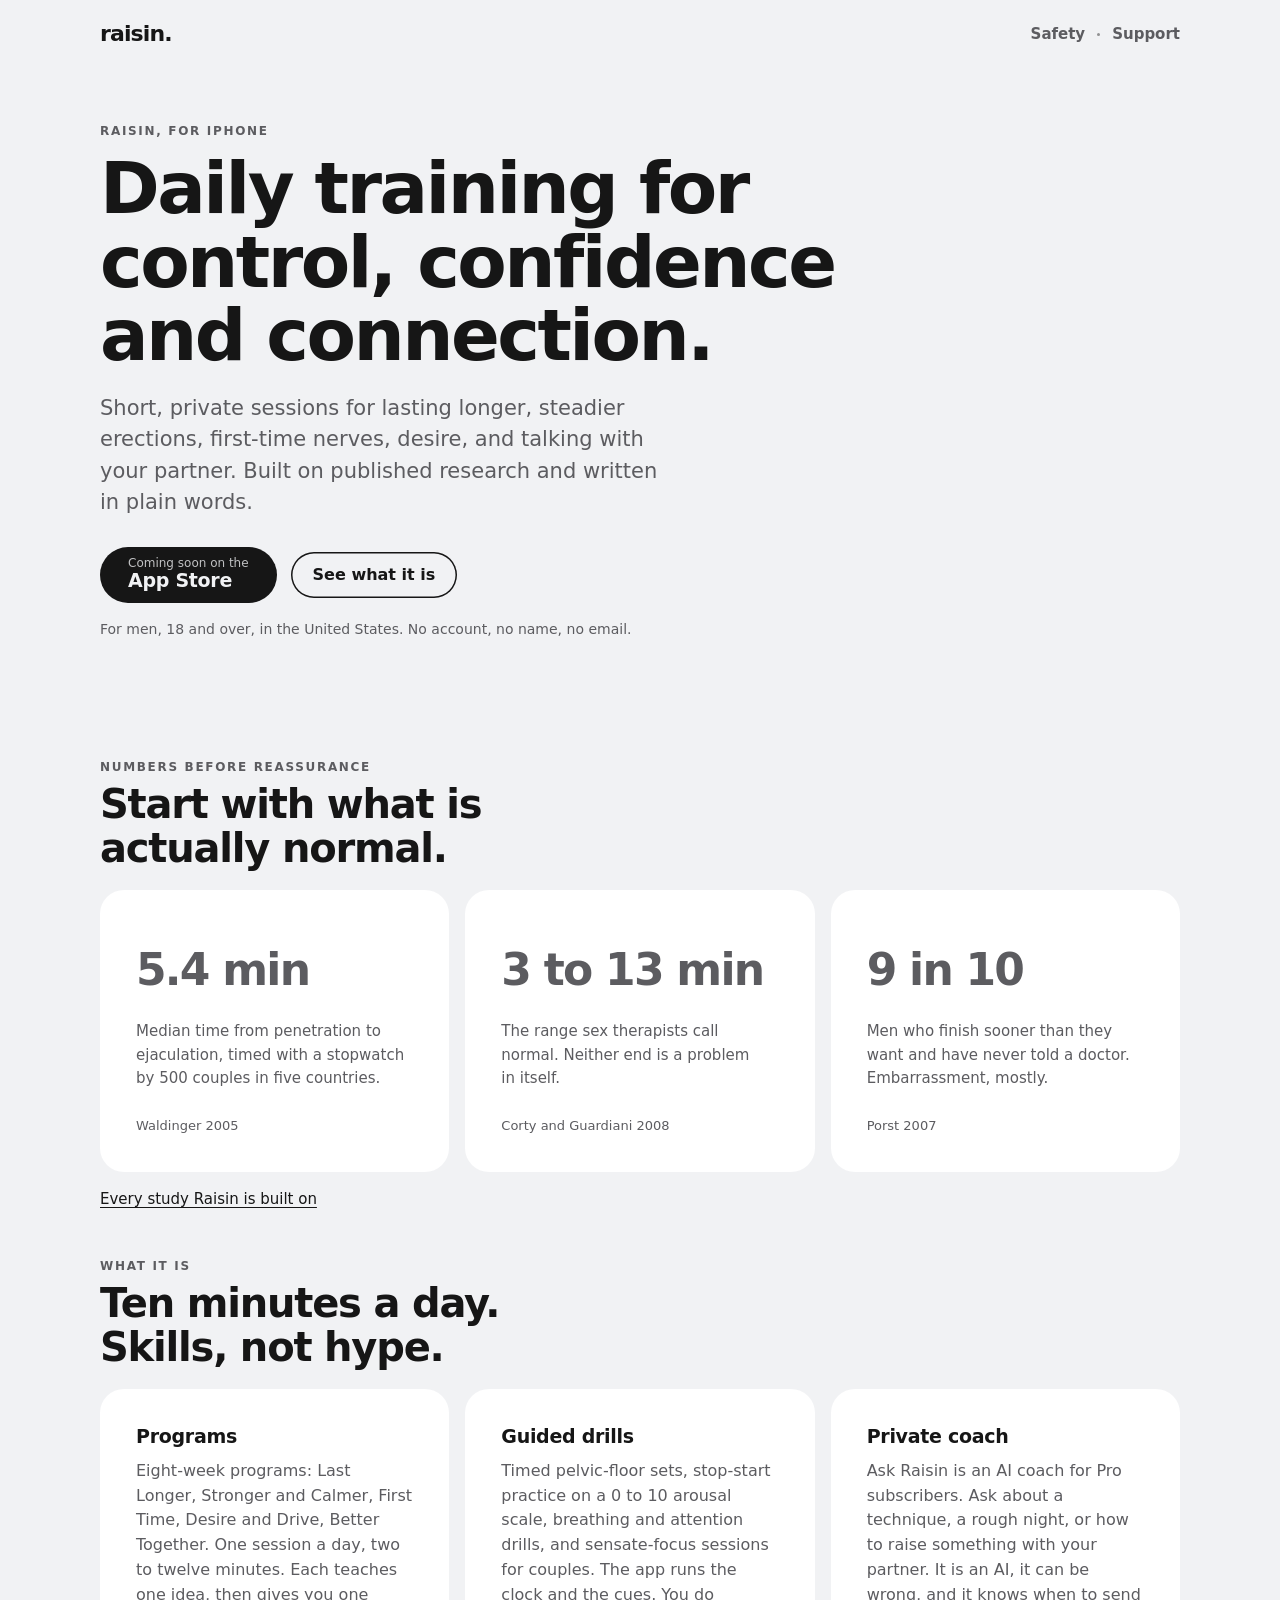
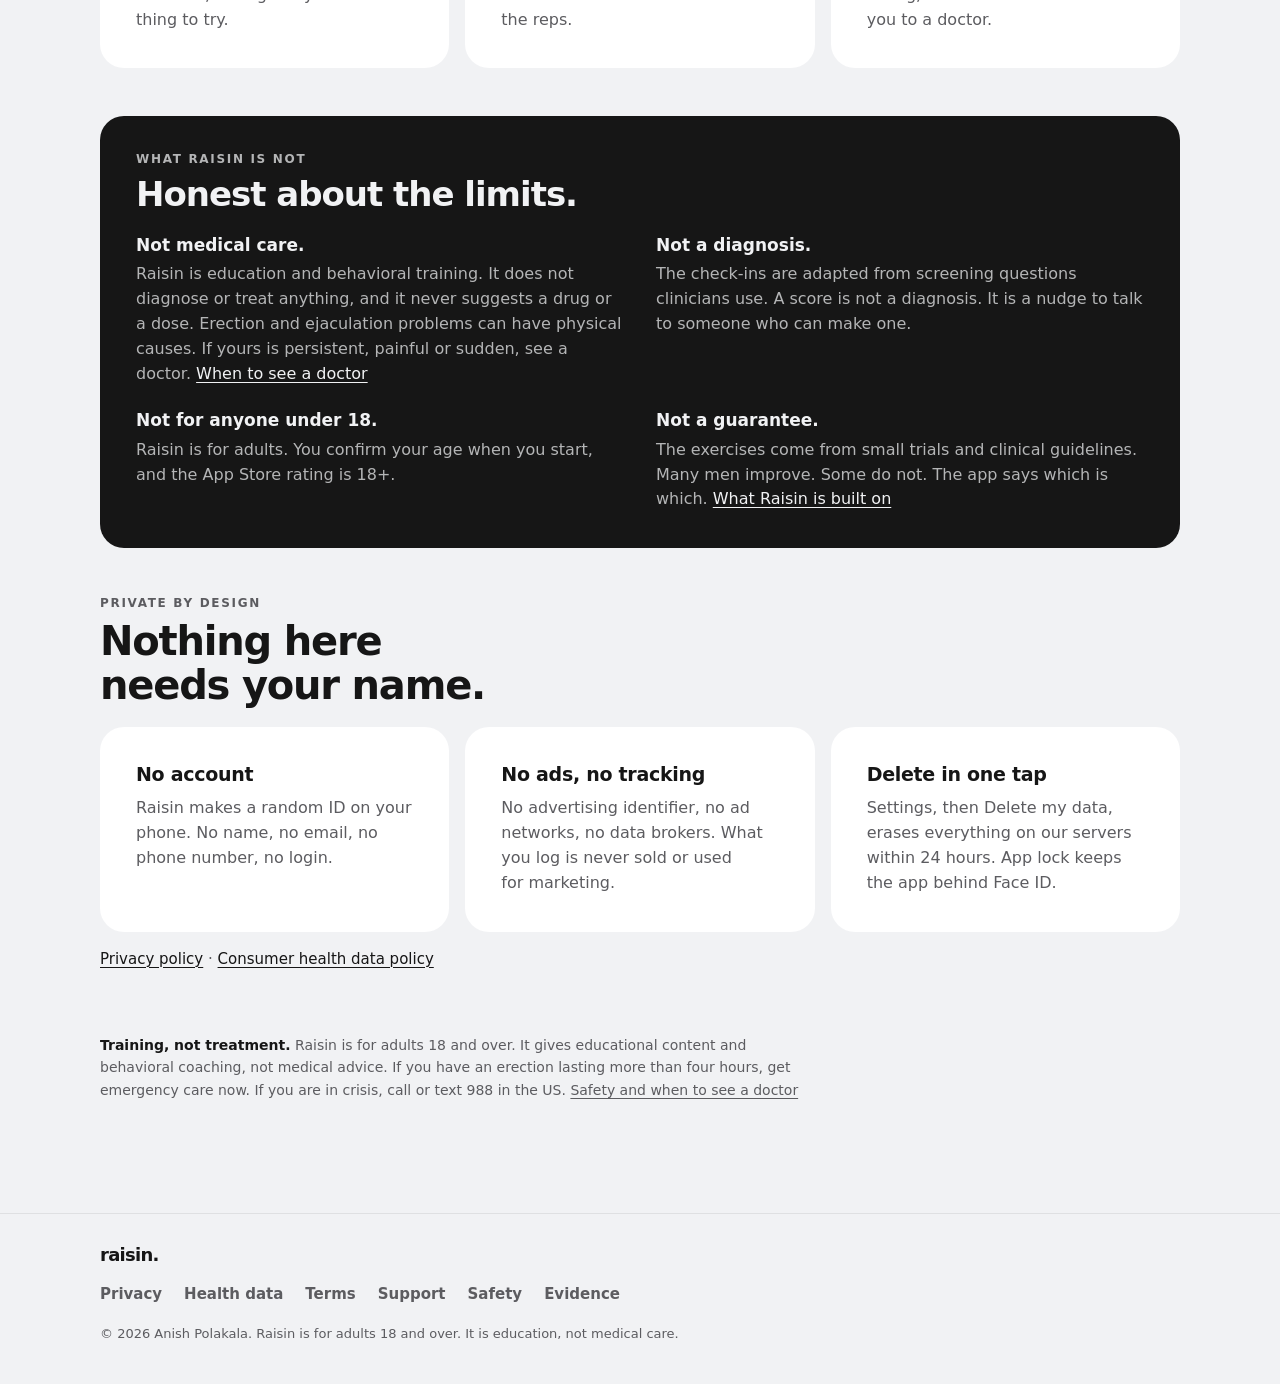
<file: index.html>
<!doctype html>
<html lang="en">
<head>
<meta charset="utf-8">
<meta name="viewport" content="width=device-width, initial-scale=1">
<title>Raisin: Daily training for control, confidence and connection</title>
<meta name="description" content="Raisin is an iPhone app for men who want more control in bed, steadier erections and better conversations with their partner. Short daily sessions built on published research. Education, not medical care. 18+.">
<meta name="color-scheme" content="light dark">
<meta name="theme-color" content="#F1F2F4" media="(prefers-color-scheme: light)">
<meta name="theme-color" content="#000000" media="(prefers-color-scheme: dark)">
<meta name="referrer" content="no-referrer">
<meta name="format-detection" content="telephone=no">
<meta http-equiv="Content-Security-Policy" content="default-src 'self'; script-src 'none'; style-src 'self' https://fonts.googleapis.com; font-src https://fonts.gstatic.com; img-src 'self' data:; connect-src 'none'; base-uri 'none'; form-action 'none'; object-src 'none'">
<meta property="og:title" content="Raisin: Daily training for control, confidence and connection">
<meta property="og:description" content="Raisin is an iPhone app for men who want more control in bed, steadier erections and better conversations with their partner. Short daily sessions built on published research. Education, not medical care. 18+.">
<meta property="og:type" content="website">
<link rel="icon" href="assets/favicon.svg" type="image/svg+xml">
<link rel="preconnect" href="https://fonts.googleapis.com">
<link rel="preconnect" href="https://fonts.gstatic.com" crossorigin>
<link rel="stylesheet" href="https://fonts.googleapis.com/css2?family=Figtree:wght@400;500;600;700;800&display=swap">
<link rel="stylesheet" href="assets/site.css">
</head>
<body>
<a class="skip-link" href="#main">Skip to content</a>
<header class="site-header">
  <div class="wrap site-header__inner">
    <a class="wordmark" href="./" aria-current="page">raisin.</a>
    <nav class="site-nav" aria-label="Main">
      <ul>
        <li><a href="safety.html">Safety</a></li>
        <li><a href="support.html">Support</a></li>
      </ul>
    </nav>
  </div>
</header>
<main id="main">
  <section class="hero wrap" aria-labelledby="hero-title">
    <p class="eyebrow">Raisin, for iPhone</p>
    <h1 class="hero__title" id="hero-title">Daily training for control, confidence and connection.</h1>
    <p class="hero__lede">Short, private sessions for lasting longer, steadier erections, first-time nerves, desire, and talking with your partner. Built on published research and written in plain words.</p>
    <div class="hero__actions">
      <a class="store" id="app-store-link" href="#"><span class="store__small">Coming soon on the</span><span class="visually-hidden"> </span><span class="store__big">App Store</span></a>
      <a class="btn btn--secondary" href="#what">See what it is</a>
    </div>
    <p class="hero__note">For men, 18 and over, in the United States. No account, no name, no email.</p>
  </section>

  <section class="section wrap" aria-labelledby="numbers-title">
    <div class="section-head">
      <p class="eyebrow">Numbers before reassurance</p>
      <h2 class="section-title" id="numbers-title">Start with what is actually normal.</h2>
    </div>
    <ul class="cards">
      <li class="card stat">
        <p class="stat__num">5.4 min</p>
        <p class="stat__label">Median time from penetration to ejaculation, timed with a stopwatch by 500 couples in five countries.</p>
        <p class="stat__source">Waldinger 2005</p>
      </li>
      <li class="card stat">
        <p class="stat__num">3 to 13 min</p>
        <p class="stat__label">The range sex therapists call normal. Neither end is a problem in itself.</p>
        <p class="stat__source">Corty and Guardiani 2008</p>
      </li>
      <li class="card stat">
        <p class="stat__num">9 in 10</p>
        <p class="stat__label">Men who finish sooner than they want and have never told a doctor. Embarrassment, mostly.</p>
        <p class="stat__source">Porst 2007</p>
      </li>
    </ul>
    <p class="section-foot"><a href="evidence.html">Every study Raisin is built on</a></p>
  </section>

  <section class="section wrap" id="what" aria-labelledby="what-title">
    <div class="section-head">
      <p class="eyebrow">What it is</p>
      <h2 class="section-title" id="what-title">Ten minutes a day. Skills, not hype.</h2>
    </div>
    <ul class="cards">
      <li class="card">
        <h3>Programs</h3>
        <p>Eight-week programs: Last Longer, Stronger and Calmer, First Time, Desire and Drive, Better Together. One session a day, two to twelve minutes. Each teaches one idea, then gives you one thing to try.</p>
      </li>
      <li class="card">
        <h3>Guided drills</h3>
        <p>Timed pelvic-floor sets, stop-start practice on a 0 to 10 arousal scale, breathing and attention drills, and sensate-focus sessions for couples. The app runs the clock and the cues. You do the reps.</p>
      </li>
      <li class="card">
        <h3>Private coach</h3>
        <p>Ask Raisin is an AI coach for Pro subscribers. Ask about a technique, a rough night, or how to raise something with your partner. It is an AI, it can be wrong, and it knows when to send you to a doctor.</p>
      </li>
    </ul>
  </section>

  <section class="section wrap" id="not" aria-labelledby="not-title">
    <div class="card card--inverse not">
      <p class="eyebrow">What Raisin is not</p>
      <h2 id="not-title">Honest about the limits.</h2>
      <dl class="not__list">
        <div>
          <dt>Not medical care.</dt>
          <dd>Raisin is education and behavioral training. It does not diagnose or treat anything, and it never suggests a drug or a dose. Erection and ejaculation problems can have physical causes. If yours is persistent, painful or sudden, see a doctor. <a href="safety.html">When to see a doctor</a></dd>
        </div>
        <div>
          <dt>Not a diagnosis.</dt>
          <dd>The check-ins are adapted from screening questions clinicians use. A score is not a diagnosis. It is a nudge to talk to someone who can make one.</dd>
        </div>
        <div>
          <dt>Not for anyone under 18.</dt>
          <dd>Raisin is for adults. You confirm your age when you start, and the App Store rating is 18+.</dd>
        </div>
        <div>
          <dt>Not a guarantee.</dt>
          <dd>The exercises come from small trials and clinical guidelines. Many men improve. Some do not. The app says which is which. <a href="evidence.html">What Raisin is built on</a></dd>
        </div>
      </dl>
    </div>
  </section>

  <section class="section wrap" id="private" aria-labelledby="private-title">
    <div class="section-head">
      <p class="eyebrow">Private by design</p>
      <h2 class="section-title" id="private-title">Nothing here needs your name.</h2>
    </div>
    <ul class="cards">
      <li class="card">
        <h3>No account</h3>
        <p>Raisin makes a random ID on your phone. No name, no email, no phone number, no login.</p>
      </li>
      <li class="card">
        <h3>No ads, no tracking</h3>
        <p>No advertising identifier, no ad networks, no data brokers. What you log is never sold or used for marketing.</p>
      </li>
      <li class="card">
        <h3>Delete in one tap</h3>
        <p>Settings, then Delete my data, erases everything on our servers within 24 hours. App lock keeps the app behind Face ID.</p>
      </li>
    </ul>
    <p class="section-foot"><a href="privacy.html">Privacy policy</a> &middot; <a href="health-data.html">Consumer health data policy</a></p>
  </section>

  <aside class="footnote wrap" aria-label="About Raisin">
    <p><strong>Training, not treatment.</strong> Raisin is for adults 18 and over. It gives educational content and behavioral coaching, not medical advice. If you have an erection lasting more than four hours, get emergency care now. If you are in crisis, call or text 988 in the US. <a href="safety.html">Safety and when to see a doctor</a></p>
  </aside>
</main>
<footer class="site-footer">
  <div class="wrap site-footer__inner">
    <a class="wordmark wordmark--sm" href="./">raisin.</a>
    <nav aria-label="Legal and help">
      <ul class="footer-links">
        <li><a href="privacy.html">Privacy</a></li>
        <li><a href="health-data.html">Health data</a></li>
        <li><a href="terms.html">Terms</a></li>
        <li><a href="support.html">Support</a></li>
        <li><a href="safety.html">Safety</a></li>
        <li><a href="evidence.html">Evidence</a></li>
      </ul>
    </nav>
    <p class="copyright">&copy; 2026 Anish Polakala. Raisin is for adults 18 and over. It is education, not medical care.</p>
  </div>
</footer>
</body>
</html>
</file>
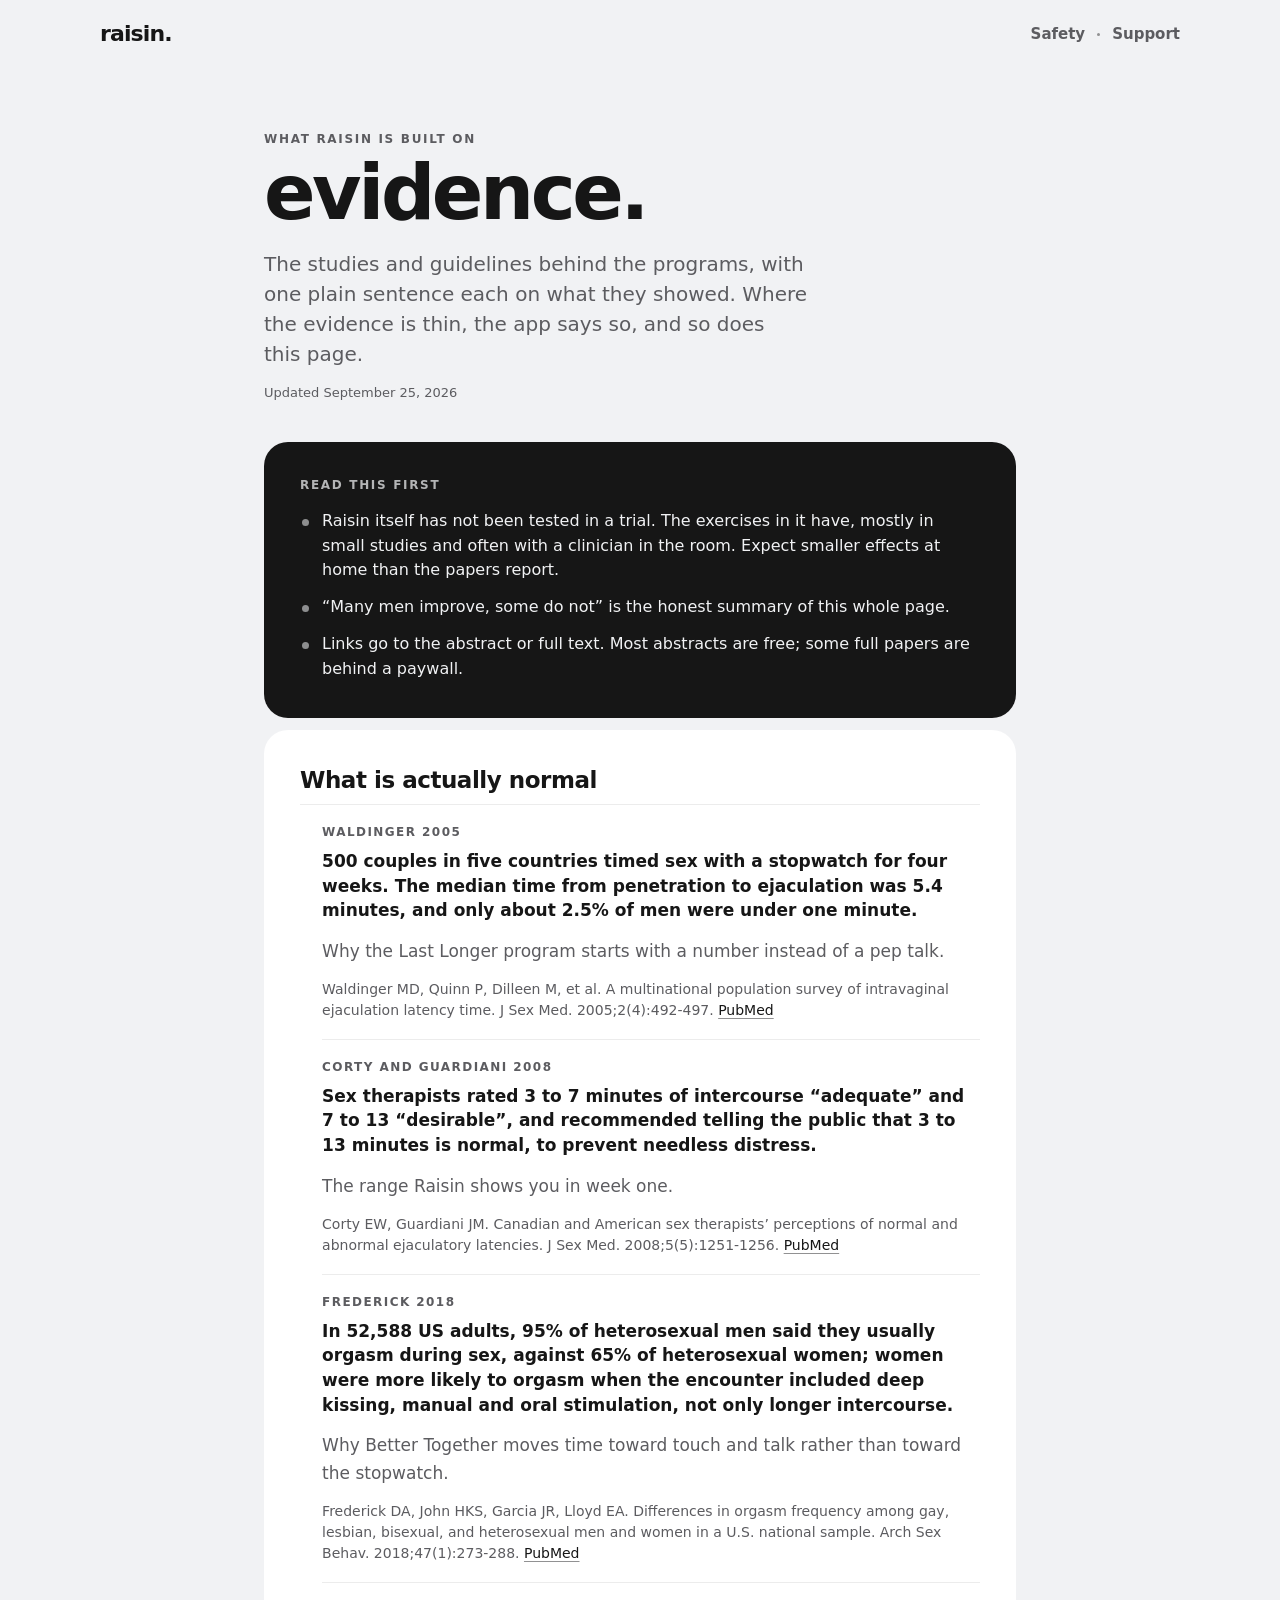
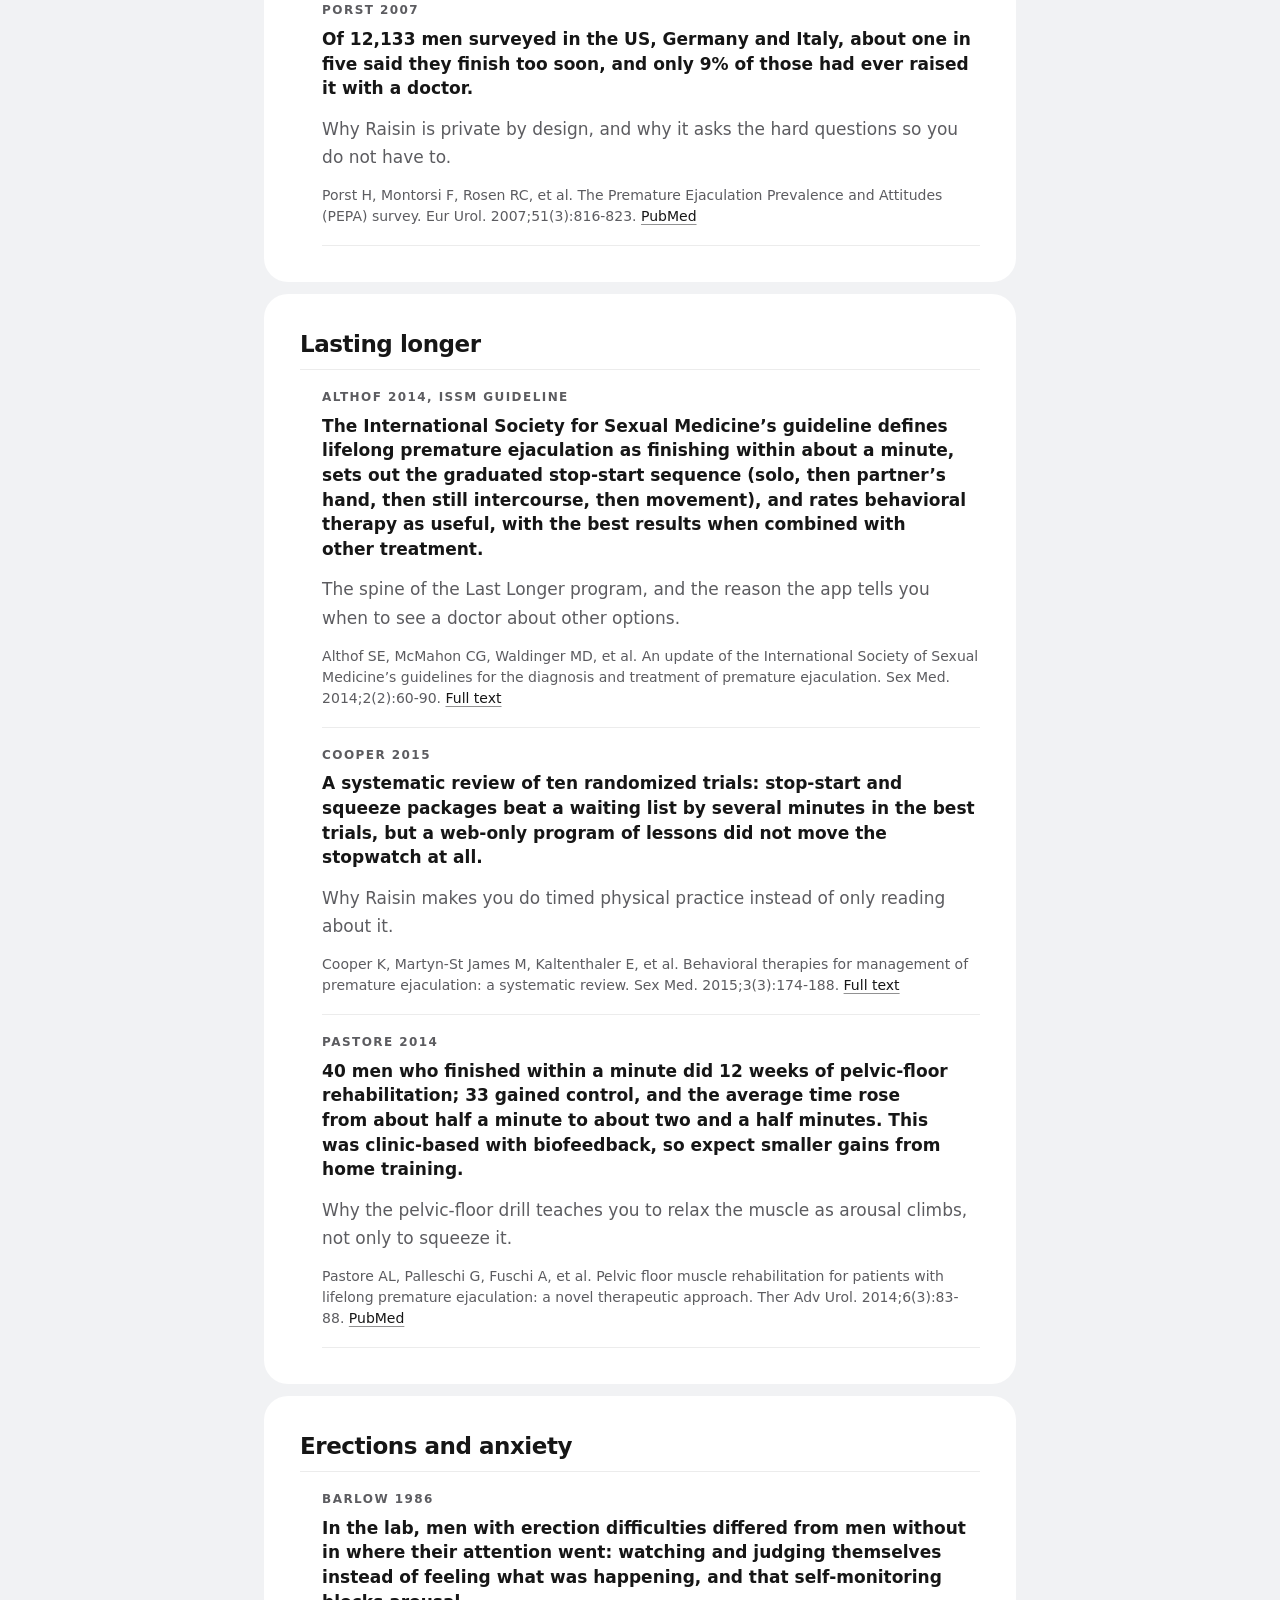
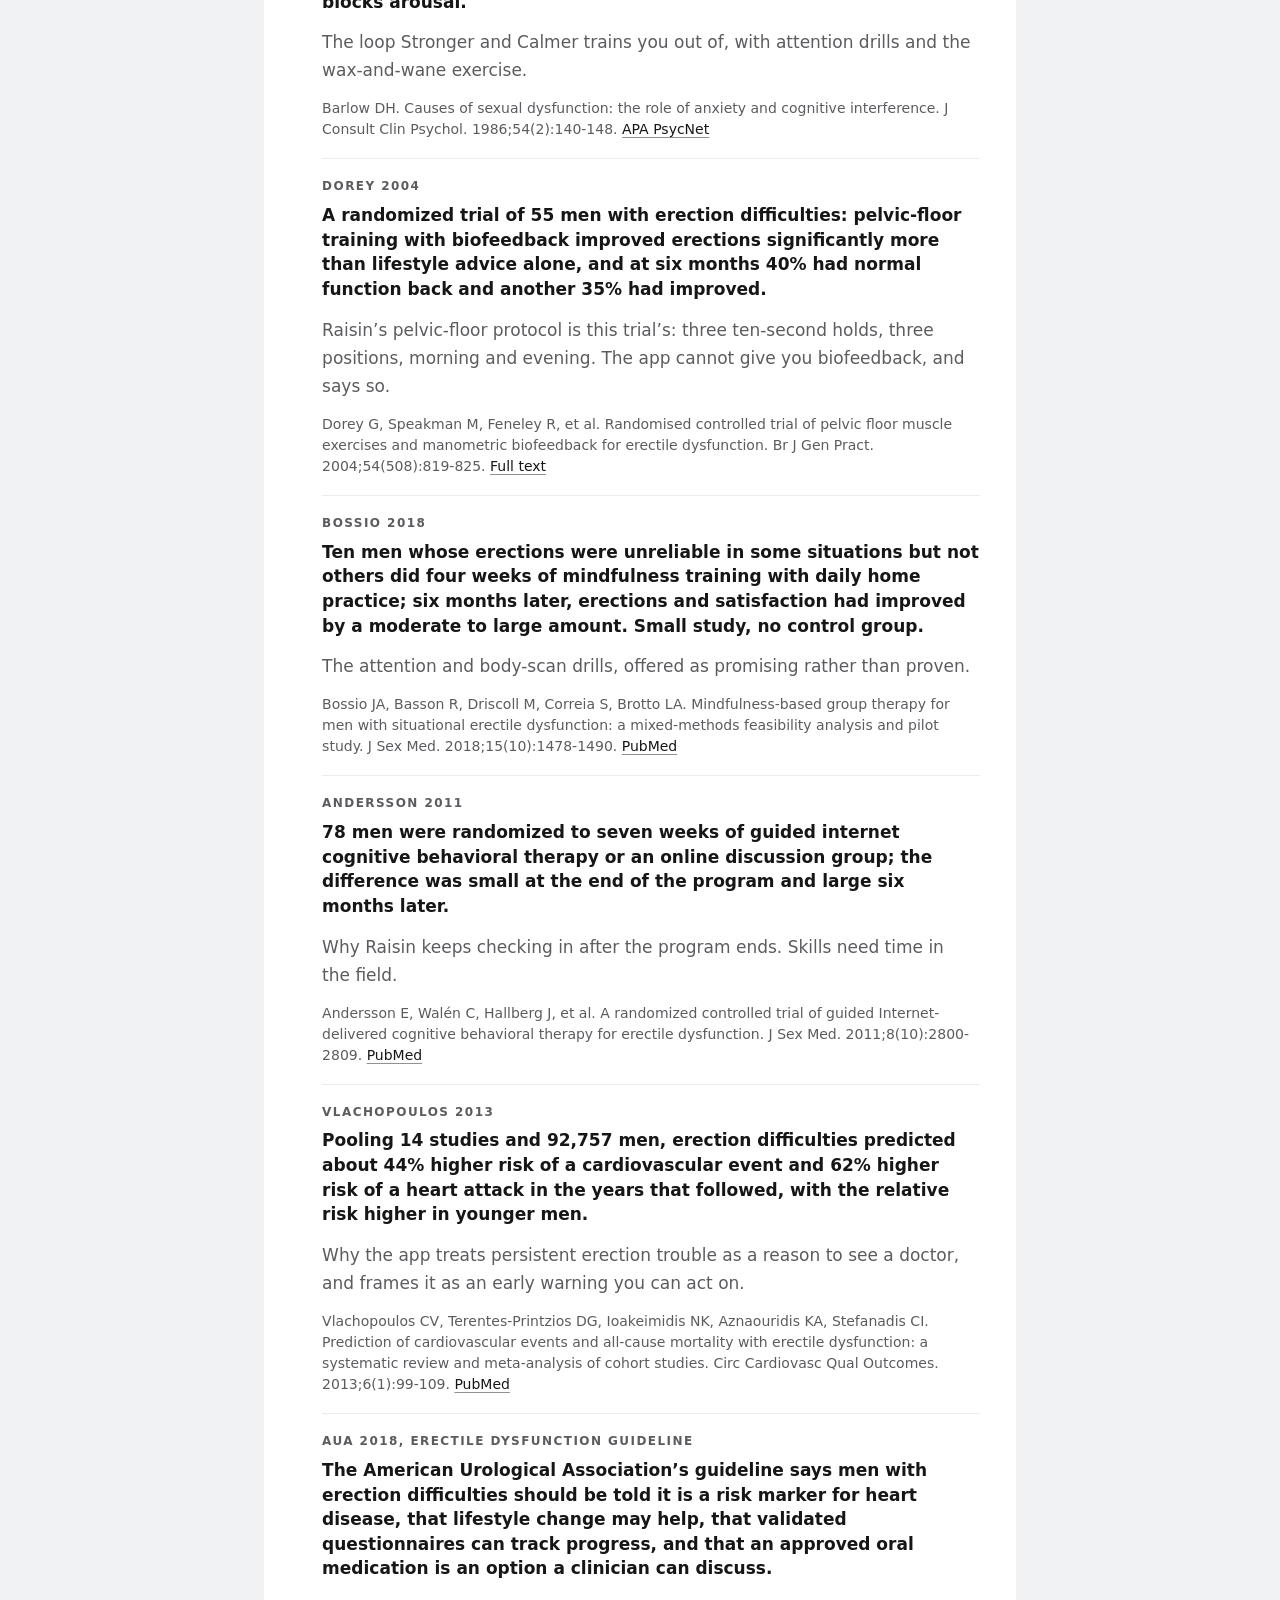
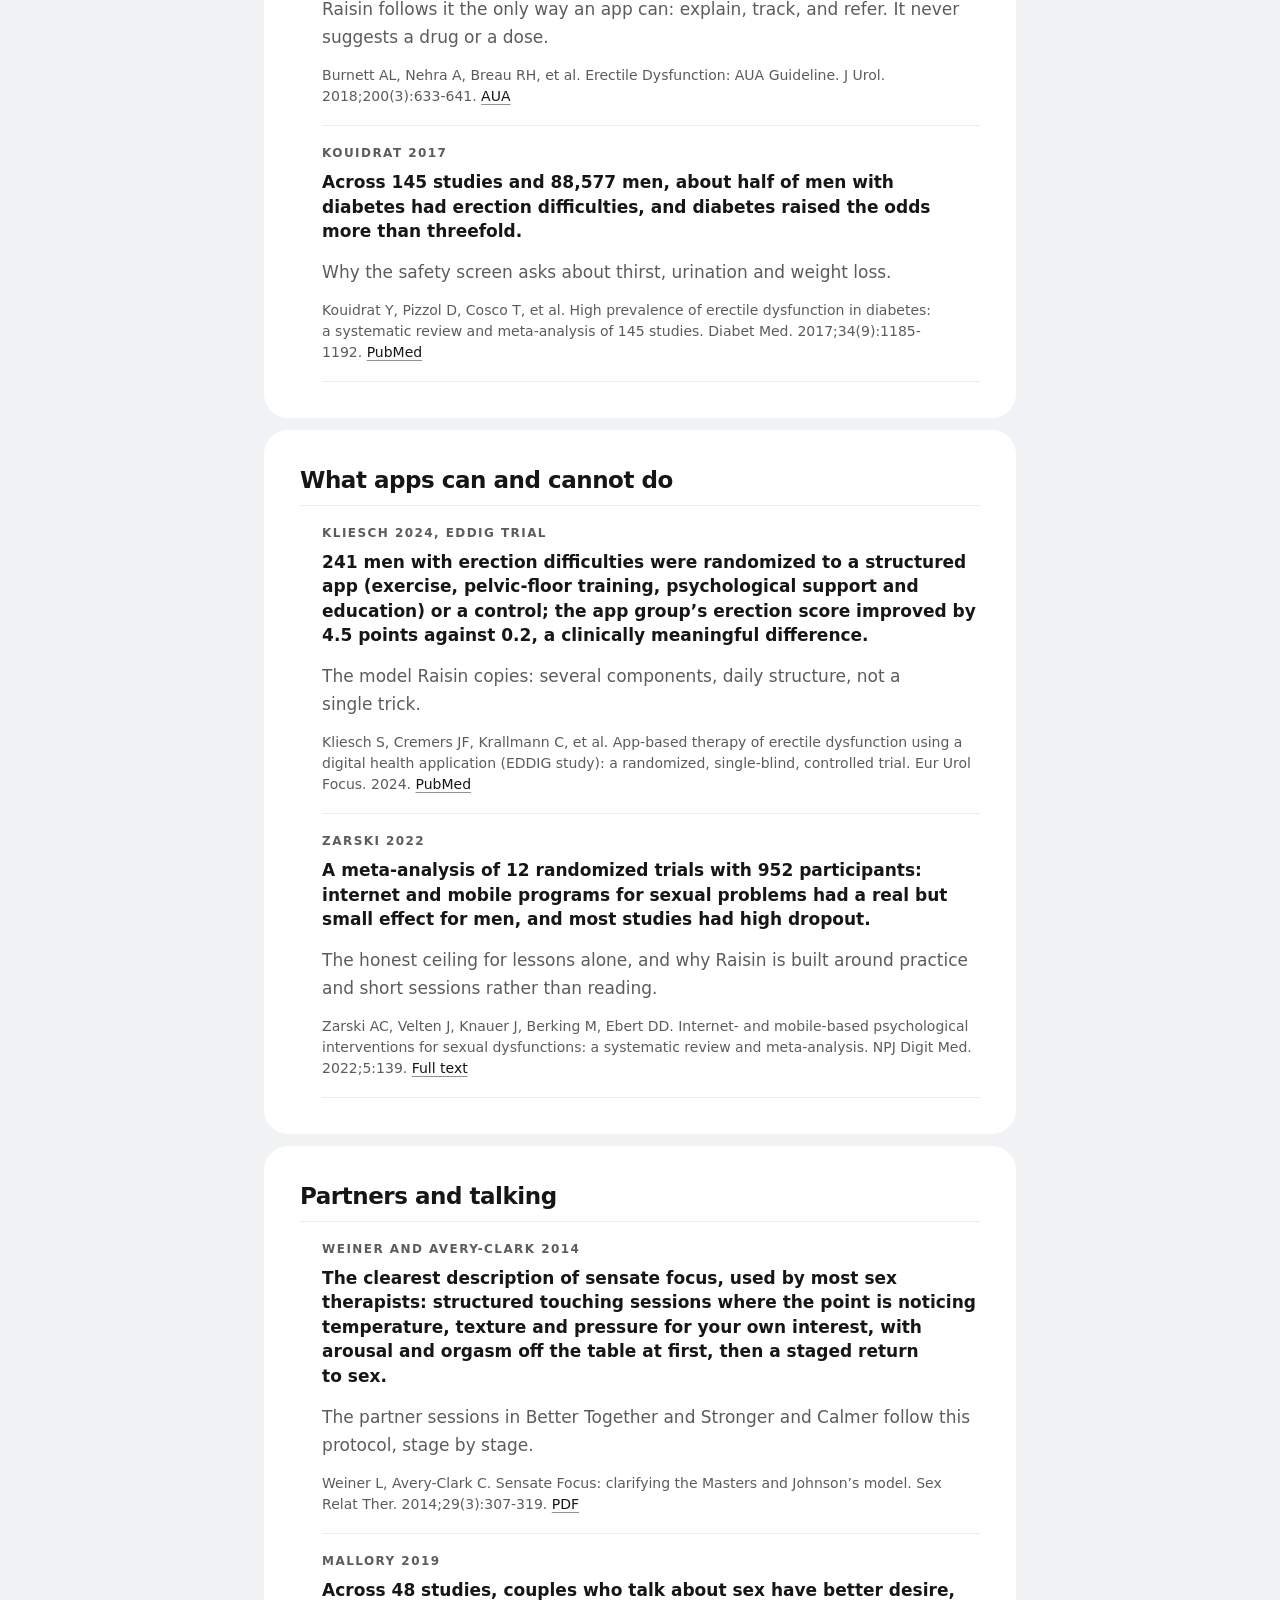
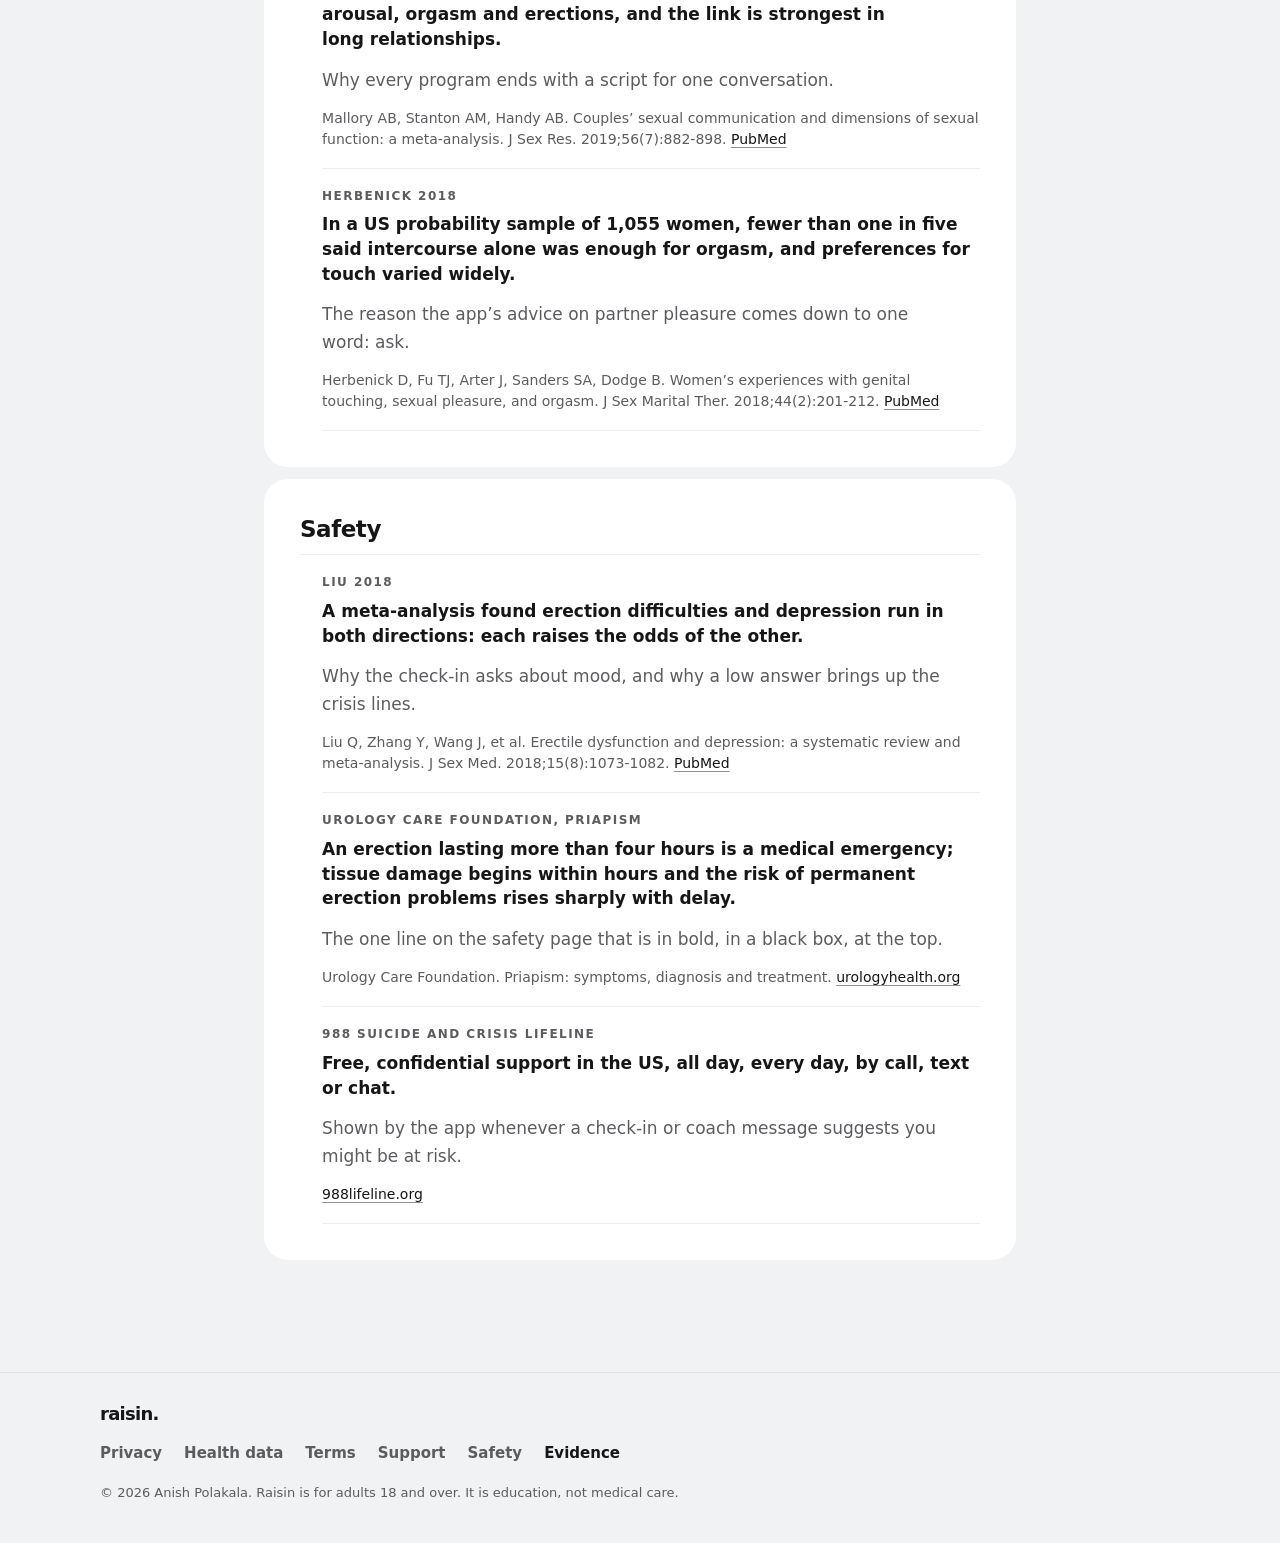
<file: evidence/index.html>
<!doctype html>
<html lang="en">
<!-- Same page as ../evidence.html so the clean URL /evidence/ works. Generated by tools/mirror.py; edit evidence.html and re-run it. -->
<head>
<meta charset="utf-8">
<meta name="viewport" content="width=device-width, initial-scale=1">
<title>What Raisin is built on · Raisin</title>
<meta name="description" content="The studies and clinical guidelines behind Raisin’s programs, with one plain sentence each on what they showed, and links to the papers.">
<meta name="color-scheme" content="light dark">
<meta name="theme-color" content="#F1F2F4" media="(prefers-color-scheme: light)">
<meta name="theme-color" content="#000000" media="(prefers-color-scheme: dark)">
<meta name="referrer" content="no-referrer">
<meta name="format-detection" content="telephone=no">
<meta http-equiv="Content-Security-Policy" content="default-src 'self'; script-src 'none'; style-src 'self' https://fonts.googleapis.com; font-src https://fonts.gstatic.com; img-src 'self' data:; connect-src 'none'; base-uri 'none'; form-action 'none'; object-src 'none'">
<meta property="og:title" content="What Raisin is built on · Raisin">
<meta property="og:description" content="The studies and clinical guidelines behind Raisin’s programs, with one plain sentence each on what they showed.">
<meta property="og:type" content="website">
<link rel="icon" href="../assets/favicon.svg" type="image/svg+xml">
<link rel="preconnect" href="https://fonts.googleapis.com">
<link rel="preconnect" href="https://fonts.gstatic.com" crossorigin>
<link rel="stylesheet" href="https://fonts.googleapis.com/css2?family=Figtree:wght@400;500;600;700;800&display=swap">
<link rel="stylesheet" href="../assets/site.css">
</head>
<body>
<a class="skip-link" href="#main">Skip to content</a>
<header class="site-header">
  <div class="wrap site-header__inner">
    <a class="wordmark" href="../">raisin.</a>
    <nav class="site-nav" aria-label="Main">
      <ul>
        <li><a href="../safety.html">Safety</a></li>
        <li><a href="../support.html">Support</a></li>
      </ul>
    </nav>
  </div>
</header>
<main id="main">
  <div class="page-head wrap--doc">
    <p class="eyebrow">What Raisin is built on</p>
    <h1 class="page-title">evidence.</h1>
    <p class="lede">The studies and guidelines behind the programs, with one plain sentence each on what they showed. Where the evidence is thin, the app says so, and so does this page.</p>
    <p class="meta">Updated September 25, 2026</p>
  </div>
  <div class="wrap--doc stack">
    <section class="card card--inverse" aria-labelledby="honest-title">
      <h2 class="eyebrow" id="honest-title">Read this first</h2>
      <ul class="summary">
        <li>Raisin itself has not been tested in a trial. The exercises in it have, mostly in small studies and often with a clinician in the room. Expect smaller effects at home than the papers report.</li>
        <li>“Many men improve, some do not” is the honest summary of this whole page.</li>
        <li>Links go to the abstract or full text. Most abstracts are free; some full papers are behind a paywall.</li>
      </ul>
    </section>

    <section class="card prose" id="normal" aria-labelledby="normal-title">
      <h2 id="normal-title">What is actually normal</h2>
      <ul class="refs">
        <li>
          <span class="ref__key">Waldinger 2005</span>
          <p class="ref__found">500 couples in five countries timed sex with a stopwatch for four weeks. The median time from penetration to ejaculation was 5.4 minutes, and only about 2.5% of men were under one minute.</p>
          <p class="ref__use">Why the Last Longer program starts with a number instead of a pep talk.</p>
          <p class="ref__cite">Waldinger MD, Quinn P, Dilleen M, et al. A multinational population survey of intravaginal ejaculation latency time. J Sex Med. 2005;2(4):492-497. <a href="https://pubmed.ncbi.nlm.nih.gov/16422843/">PubMed</a></p>
        </li>
        <li>
          <span class="ref__key">Corty and Guardiani 2008</span>
          <p class="ref__found">Sex therapists rated 3 to 7 minutes of intercourse “adequate” and 7 to 13 “desirable”, and recommended telling the public that 3 to 13 minutes is normal, to prevent needless distress.</p>
          <p class="ref__use">The range Raisin shows you in week one.</p>
          <p class="ref__cite">Corty EW, Guardiani JM. Canadian and American sex therapists’ perceptions of normal and abnormal ejaculatory latencies. J Sex Med. 2008;5(5):1251-1256. <a href="https://pubmed.ncbi.nlm.nih.gov/18331255/">PubMed</a></p>
        </li>
        <li>
          <span class="ref__key">Frederick 2018</span>
          <p class="ref__found">In 52,588 US adults, 95% of heterosexual men said they usually orgasm during sex, against 65% of heterosexual women; women were more likely to orgasm when the encounter included deep kissing, manual and oral stimulation, not only longer intercourse.</p>
          <p class="ref__use">Why Better Together moves time toward touch and talk rather than toward the stopwatch.</p>
          <p class="ref__cite">Frederick DA, John HKS, Garcia JR, Lloyd EA. Differences in orgasm frequency among gay, lesbian, bisexual, and heterosexual men and women in a U.S. national sample. Arch Sex Behav. 2018;47(1):273-288. <a href="https://pubmed.ncbi.nlm.nih.gov/28213723/">PubMed</a></p>
        </li>
        <li>
          <span class="ref__key">Porst 2007</span>
          <p class="ref__found">Of 12,133 men surveyed in the US, Germany and Italy, about one in five said they finish too soon, and only 9% of those had ever raised it with a doctor.</p>
          <p class="ref__use">Why Raisin is private by design, and why it asks the hard questions so you do not have to.</p>
          <p class="ref__cite">Porst H, Montorsi F, Rosen RC, et al. The Premature Ejaculation Prevalence and Attitudes (PEPA) survey. Eur Urol. 2007;51(3):816-823. <a href="https://pubmed.ncbi.nlm.nih.gov/16934919/">PubMed</a></p>
        </li>
      </ul>
    </section>

    <section class="card prose" id="lasting" aria-labelledby="lasting-title">
      <h2 id="lasting-title">Lasting longer</h2>
      <ul class="refs">
        <li>
          <span class="ref__key">Althof 2014, ISSM guideline</span>
          <p class="ref__found">The International Society for Sexual Medicine’s guideline defines lifelong premature ejaculation as finishing within about a minute, sets out the graduated stop-start sequence (solo, then partner’s hand, then still intercourse, then movement), and rates behavioral therapy as useful, with the best results when combined with other treatment.</p>
          <p class="ref__use">The spine of the Last Longer program, and the reason the app tells you when to see a doctor about other options.</p>
          <p class="ref__cite">Althof SE, McMahon CG, Waldinger MD, et al. An update of the International Society of Sexual Medicine’s guidelines for the diagnosis and treatment of premature ejaculation. Sex Med. 2014;2(2):60-90. <a href="https://pmc.ncbi.nlm.nih.gov/articles/PMC4184677/">Full text</a></p>
        </li>
        <li>
          <span class="ref__key">Cooper 2015</span>
          <p class="ref__found">A systematic review of ten randomized trials: stop-start and squeeze packages beat a waiting list by several minutes in the best trials, but a web-only program of lessons did not move the stopwatch at all.</p>
          <p class="ref__use">Why Raisin makes you do timed physical practice instead of only reading about it.</p>
          <p class="ref__cite">Cooper K, Martyn-St James M, Kaltenthaler E, et al. Behavioral therapies for management of premature ejaculation: a systematic review. Sex Med. 2015;3(3):174-188. <a href="https://pmc.ncbi.nlm.nih.gov/articles/PMC4599555/">Full text</a></p>
        </li>
        <li>
          <span class="ref__key">Pastore 2014</span>
          <p class="ref__found">40 men who finished within a minute did 12 weeks of pelvic-floor rehabilitation; 33 gained control, and the average time rose from about half a minute to about two and a half minutes. This was clinic-based with biofeedback, so expect smaller gains from home training.</p>
          <p class="ref__use">Why the pelvic-floor drill teaches you to relax the muscle as arousal climbs, not only to squeeze it.</p>
          <p class="ref__cite">Pastore AL, Palleschi G, Fuschi A, et al. Pelvic floor muscle rehabilitation for patients with lifelong premature ejaculation: a novel therapeutic approach. Ther Adv Urol. 2014;6(3):83-88. <a href="https://pubmed.ncbi.nlm.nih.gov/24883105/">PubMed</a></p>
        </li>
      </ul>
    </section>

    <section class="card prose" id="erections" aria-labelledby="erections-title">
      <h2 id="erections-title">Erections and anxiety</h2>
      <ul class="refs">
        <li>
          <span class="ref__key">Barlow 1986</span>
          <p class="ref__found">In the lab, men with erection difficulties differed from men without in where their attention went: watching and judging themselves instead of feeling what was happening, and that self-monitoring blocks arousal.</p>
          <p class="ref__use">The loop Stronger and Calmer trains you out of, with attention drills and the wax-and-wane exercise.</p>
          <p class="ref__cite">Barlow DH. Causes of sexual dysfunction: the role of anxiety and cognitive interference. J Consult Clin Psychol. 1986;54(2):140-148. <a href="https://psycnet.apa.org/record/1986-20115-001">APA PsycNet</a></p>
        </li>
        <li>
          <span class="ref__key">Dorey 2004</span>
          <p class="ref__found">A randomized trial of 55 men with erection difficulties: pelvic-floor training with biofeedback improved erections significantly more than lifestyle advice alone, and at six months 40% had normal function back and another 35% had improved.</p>
          <p class="ref__use">Raisin’s pelvic-floor protocol is this trial’s: three ten-second holds, three positions, morning and evening. The app cannot give you biofeedback, and says so.</p>
          <p class="ref__cite">Dorey G, Speakman M, Feneley R, et al. Randomised controlled trial of pelvic floor muscle exercises and manometric biofeedback for erectile dysfunction. Br J Gen Pract. 2004;54(508):819-825. <a href="https://bjgp.org/content/54/508/819">Full text</a></p>
        </li>
        <li>
          <span class="ref__key">Bossio 2018</span>
          <p class="ref__found">Ten men whose erections were unreliable in some situations but not others did four weeks of mindfulness training with daily home practice; six months later, erections and satisfaction had improved by a moderate to large amount. Small study, no control group.</p>
          <p class="ref__use">The attention and body-scan drills, offered as promising rather than proven.</p>
          <p class="ref__cite">Bossio JA, Basson R, Driscoll M, Correia S, Brotto LA. Mindfulness-based group therapy for men with situational erectile dysfunction: a mixed-methods feasibility analysis and pilot study. J Sex Med. 2018;15(10):1478-1490. <a href="https://pubmed.ncbi.nlm.nih.gov/30297094/">PubMed</a></p>
        </li>
        <li>
          <span class="ref__key">Andersson 2011</span>
          <p class="ref__found">78 men were randomized to seven weeks of guided internet cognitive behavioral therapy or an online discussion group; the difference was small at the end of the program and large six months later.</p>
          <p class="ref__use">Why Raisin keeps checking in after the program ends. Skills need time in the field.</p>
          <p class="ref__cite">Andersson E, Walén C, Hallberg J, et al. A randomized controlled trial of guided Internet-delivered cognitive behavioral therapy for erectile dysfunction. J Sex Med. 2011;8(10):2800-2809. <a href="https://pubmed.ncbi.nlm.nih.gov/21797983/">PubMed</a></p>
        </li>
        <li>
          <span class="ref__key">Vlachopoulos 2013</span>
          <p class="ref__found">Pooling 14 studies and 92,757 men, erection difficulties predicted about 44% higher risk of a cardiovascular event and 62% higher risk of a heart attack in the years that followed, with the relative risk higher in younger men.</p>
          <p class="ref__use">Why the app treats persistent erection trouble as a reason to see a doctor, and frames it as an early warning you can act on.</p>
          <p class="ref__cite">Vlachopoulos CV, Terentes-Printzios DG, Ioakeimidis NK, Aznaouridis KA, Stefanadis CI. Prediction of cardiovascular events and all-cause mortality with erectile dysfunction: a systematic review and meta-analysis of cohort studies. Circ Cardiovasc Qual Outcomes. 2013;6(1):99-109. <a href="https://pubmed.ncbi.nlm.nih.gov/23300267/">PubMed</a></p>
        </li>
        <li>
          <span class="ref__key">AUA 2018, erectile dysfunction guideline</span>
          <p class="ref__found">The American Urological Association’s guideline says men with erection difficulties should be told it is a risk marker for heart disease, that lifestyle change may help, that validated questionnaires can track progress, and that an approved oral medication is an option a clinician can discuss.</p>
          <p class="ref__use">Raisin follows it the only way an app can: explain, track, and refer. It never suggests a drug or a dose.</p>
          <p class="ref__cite">Burnett AL, Nehra A, Breau RH, et al. Erectile Dysfunction: AUA Guideline. J Urol. 2018;200(3):633-641. <a href="https://www.auanet.org/guidelines-and-quality/guidelines/erectile-dysfunction-(ed)-guideline">AUA</a></p>
        </li>
        <li>
          <span class="ref__key">Kouidrat 2017</span>
          <p class="ref__found">Across 145 studies and 88,577 men, about half of men with diabetes had erection difficulties, and diabetes raised the odds more than threefold.</p>
          <p class="ref__use">Why the safety screen asks about thirst, urination and weight loss.</p>
          <p class="ref__cite">Kouidrat Y, Pizzol D, Cosco T, et al. High prevalence of erectile dysfunction in diabetes: a systematic review and meta-analysis of 145 studies. Diabet Med. 2017;34(9):1185-1192. <a href="https://pubmed.ncbi.nlm.nih.gov/28722225/">PubMed</a></p>
        </li>
      </ul>
    </section>

    <section class="card prose" id="digital" aria-labelledby="digital-title">
      <h2 id="digital-title">What apps can and cannot do</h2>
      <ul class="refs">
        <li>
          <span class="ref__key">Kliesch 2024, EDDIG trial</span>
          <p class="ref__found">241 men with erection difficulties were randomized to a structured app (exercise, pelvic-floor training, psychological support and education) or a control; the app group’s erection score improved by 4.5 points against 0.2, a clinically meaningful difference.</p>
          <p class="ref__use">The model Raisin copies: several components, daily structure, not a single trick.</p>
          <p class="ref__cite">Kliesch S, Cremers JF, Krallmann C, et al. App-based therapy of erectile dysfunction using a digital health application (EDDIG study): a randomized, single-blind, controlled trial. Eur Urol Focus. 2024. <a href="https://pubmed.ncbi.nlm.nih.gov/38853028/">PubMed</a></p>
        </li>
        <li>
          <span class="ref__key">Zarski 2022</span>
          <p class="ref__found">A meta-analysis of 12 randomized trials with 952 participants: internet and mobile programs for sexual problems had a real but small effect for men, and most studies had high dropout.</p>
          <p class="ref__use">The honest ceiling for lessons alone, and why Raisin is built around practice and short sessions rather than reading.</p>
          <p class="ref__cite">Zarski AC, Velten J, Knauer J, Berking M, Ebert DD. Internet- and mobile-based psychological interventions for sexual dysfunctions: a systematic review and meta-analysis. NPJ Digit Med. 2022;5:139. <a href="https://www.nature.com/articles/s41746-022-00670-1">Full text</a></p>
        </li>
      </ul>
    </section>

    <section class="card prose" id="partners" aria-labelledby="partners-title">
      <h2 id="partners-title">Partners and talking</h2>
      <ul class="refs">
        <li>
          <span class="ref__key">Weiner and Avery-Clark 2014</span>
          <p class="ref__found">The clearest description of sensate focus, used by most sex therapists: structured touching sessions where the point is noticing temperature, texture and pressure for your own interest, with arousal and orgasm off the table at first, then a staged return to sex.</p>
          <p class="ref__use">The partner sessions in Better Together and Stronger and Calmer follow this protocol, stage by stage.</p>
          <p class="ref__cite">Weiner L, Avery-Clark C. Sensate Focus: clarifying the Masters and Johnson’s model. Sex Relat Ther. 2014;29(3):307-319. <a href="https://www.draveryclark.com/wp-content/uploads/2015/03/Sensate-Focus-clarifying-the-Masters-and-Johnsons-model.pdf">PDF</a></p>
        </li>
        <li>
          <span class="ref__key">Mallory 2019</span>
          <p class="ref__found">Across 48 studies, couples who talk about sex have better desire, arousal, orgasm and erections, and the link is strongest in long relationships.</p>
          <p class="ref__use">Why every program ends with a script for one conversation.</p>
          <p class="ref__cite">Mallory AB, Stanton AM, Handy AB. Couples’ sexual communication and dimensions of sexual function: a meta-analysis. J Sex Res. 2019;56(7):882-898. <a href="https://pubmed.ncbi.nlm.nih.gov/30777780/">PubMed</a></p>
        </li>
        <li>
          <span class="ref__key">Herbenick 2018</span>
          <p class="ref__found">In a US probability sample of 1,055 women, fewer than one in five said intercourse alone was enough for orgasm, and preferences for touch varied widely.</p>
          <p class="ref__use">The reason the app’s advice on partner pleasure comes down to one word: ask.</p>
          <p class="ref__cite">Herbenick D, Fu TJ, Arter J, Sanders SA, Dodge B. Women’s experiences with genital touching, sexual pleasure, and orgasm. J Sex Marital Ther. 2018;44(2):201-212. <a href="https://pubmed.ncbi.nlm.nih.gov/28678639/">PubMed</a></p>
        </li>
      </ul>
    </section>

    <section class="card prose" id="safety-refs" aria-labelledby="safety-refs-title">
      <h2 id="safety-refs-title">Safety</h2>
      <ul class="refs">
        <li>
          <span class="ref__key">Liu 2018</span>
          <p class="ref__found">A meta-analysis found erection difficulties and depression run in both directions: each raises the odds of the other.</p>
          <p class="ref__use">Why the check-in asks about mood, and why a low answer brings up the crisis lines.</p>
          <p class="ref__cite">Liu Q, Zhang Y, Wang J, et al. Erectile dysfunction and depression: a systematic review and meta-analysis. J Sex Med. 2018;15(8):1073-1082. <a href="https://pubmed.ncbi.nlm.nih.gov/29960891/">PubMed</a></p>
        </li>
        <li>
          <span class="ref__key">Urology Care Foundation, priapism</span>
          <p class="ref__found">An erection lasting more than four hours is a medical emergency; tissue damage begins within hours and the risk of permanent erection problems rises sharply with delay.</p>
          <p class="ref__use">The one line on the safety page that is in bold, in a black box, at the top.</p>
          <p class="ref__cite">Urology Care Foundation. Priapism: symptoms, diagnosis and treatment. <a href="https://www.urologyhealth.org/urology-a-z/p/priapism">urologyhealth.org</a></p>
        </li>
        <li>
          <span class="ref__key">988 Suicide and Crisis Lifeline</span>
          <p class="ref__found">Free, confidential support in the US, all day, every day, by call, text or chat.</p>
          <p class="ref__use">Shown by the app whenever a check-in or coach message suggests you might be at risk.</p>
          <p class="ref__cite"><a href="https://988lifeline.org/">988lifeline.org</a></p>
        </li>
      </ul>
    </section>
  </div>
</main>
<footer class="site-footer">
  <div class="wrap site-footer__inner">
    <a class="wordmark wordmark--sm" href="../">raisin.</a>
    <nav aria-label="Legal and help">
      <ul class="footer-links">
        <li><a href="../privacy.html">Privacy</a></li>
        <li><a href="../health-data.html">Health data</a></li>
        <li><a href="../terms.html">Terms</a></li>
        <li><a href="../support.html">Support</a></li>
        <li><a href="../safety.html">Safety</a></li>
        <li><a href="../evidence.html" aria-current="page">Evidence</a></li>
      </ul>
    </nav>
    <p class="copyright">&copy; 2026 Anish Polakala. Raisin is for adults 18 and over. It is education, not medical care.</p>
  </div>
</footer>
</body>
</html>
</file>
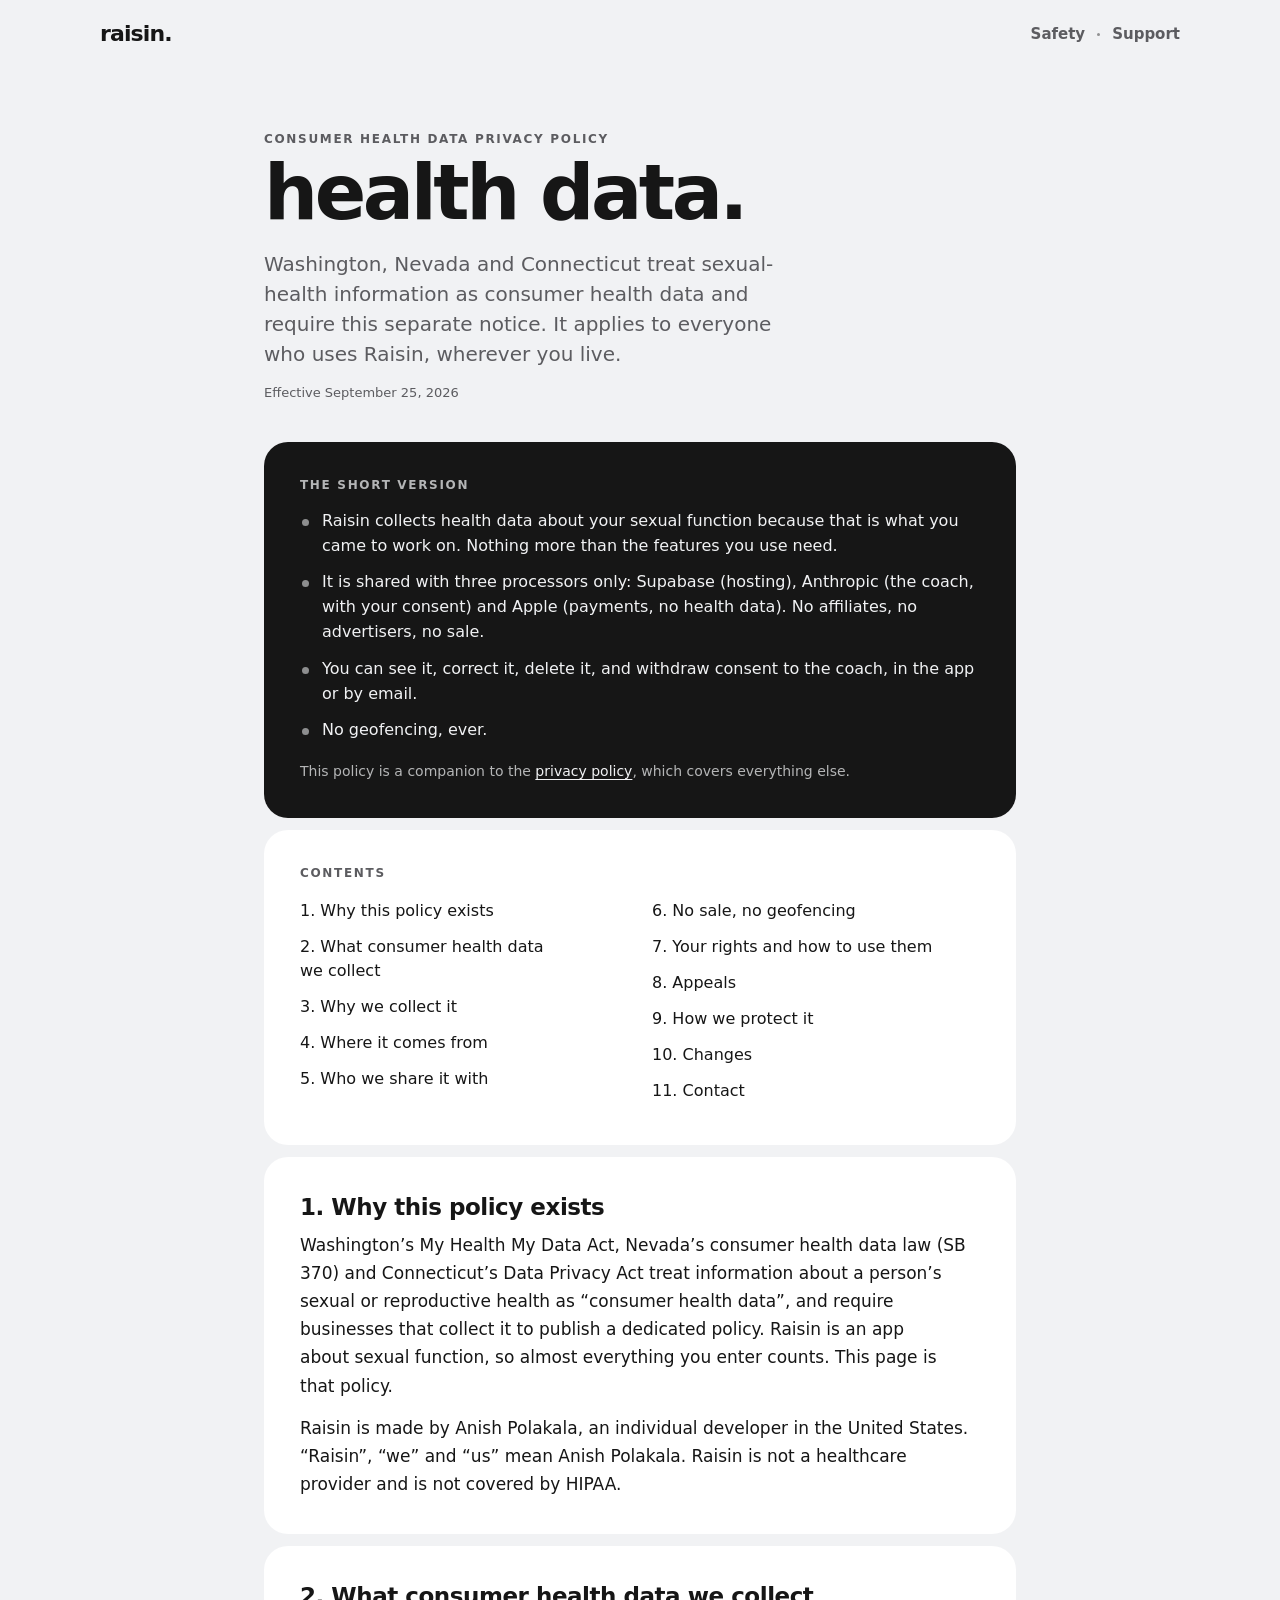
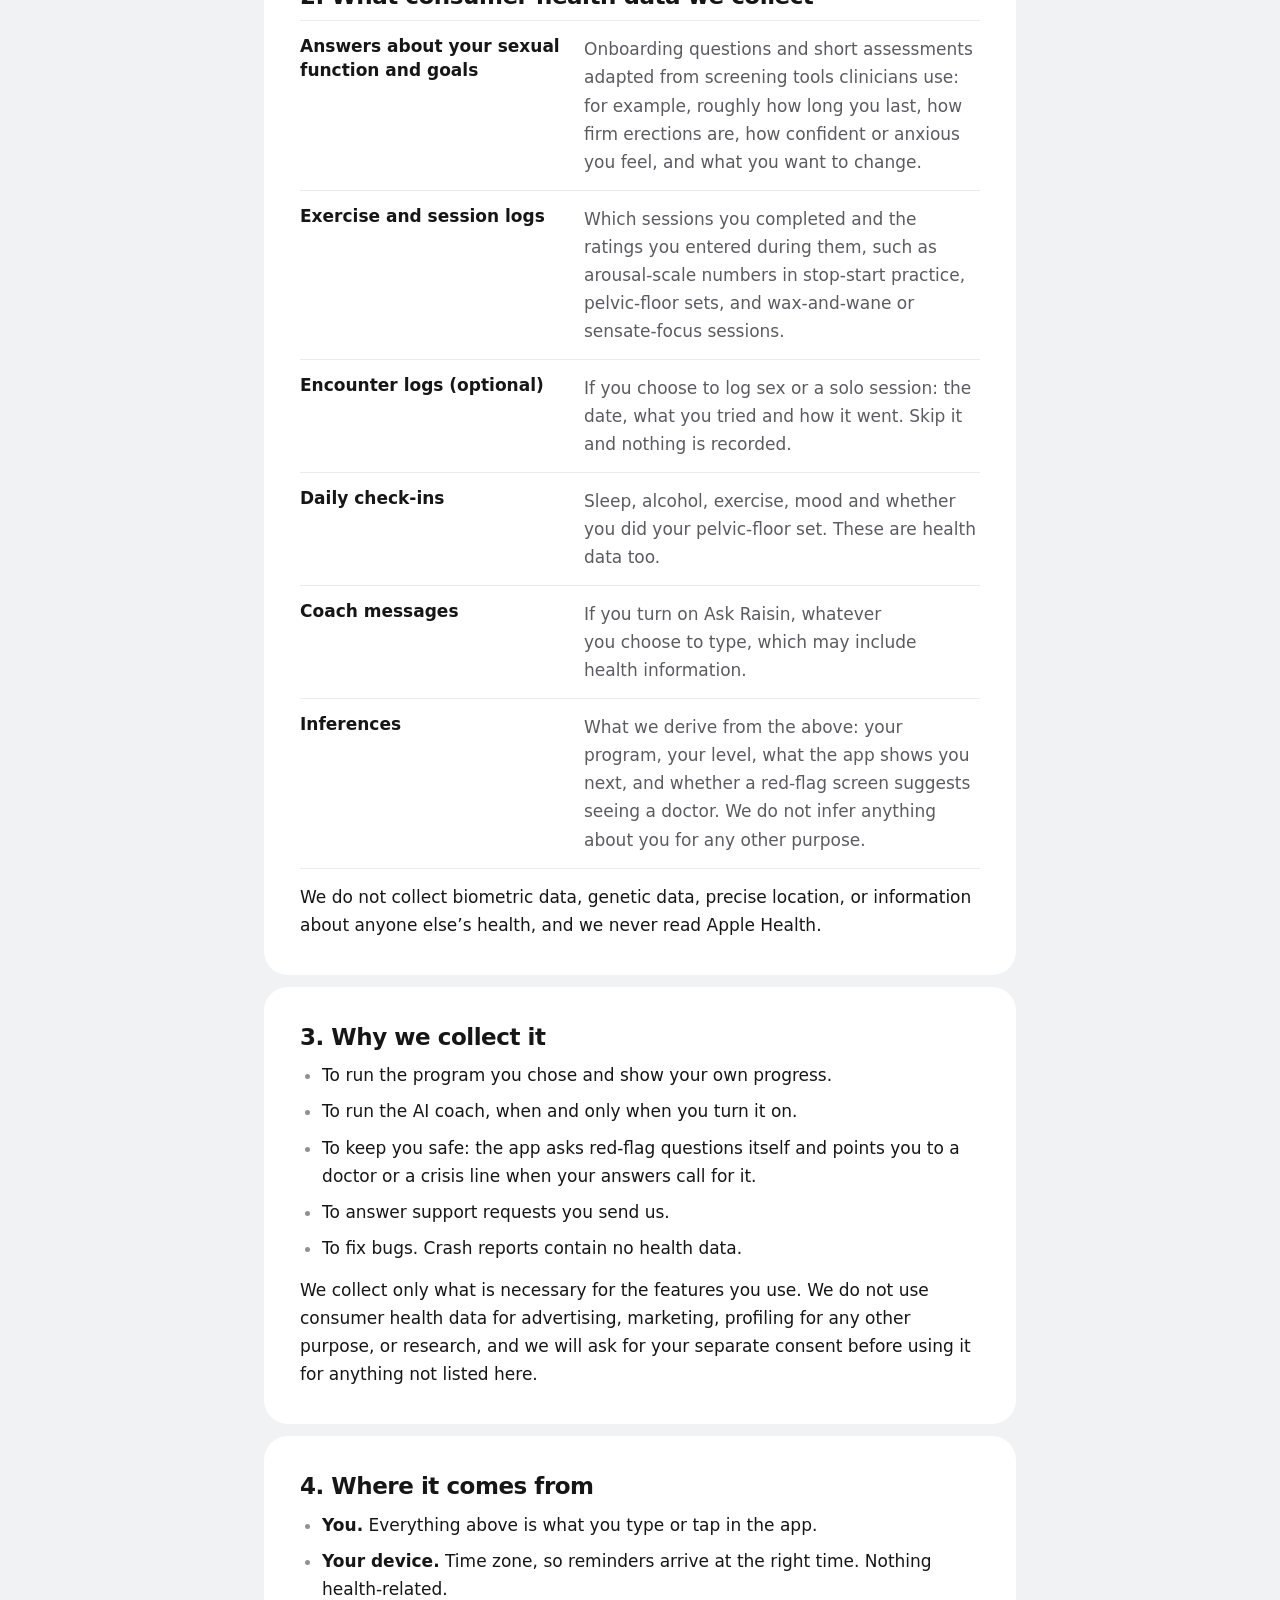
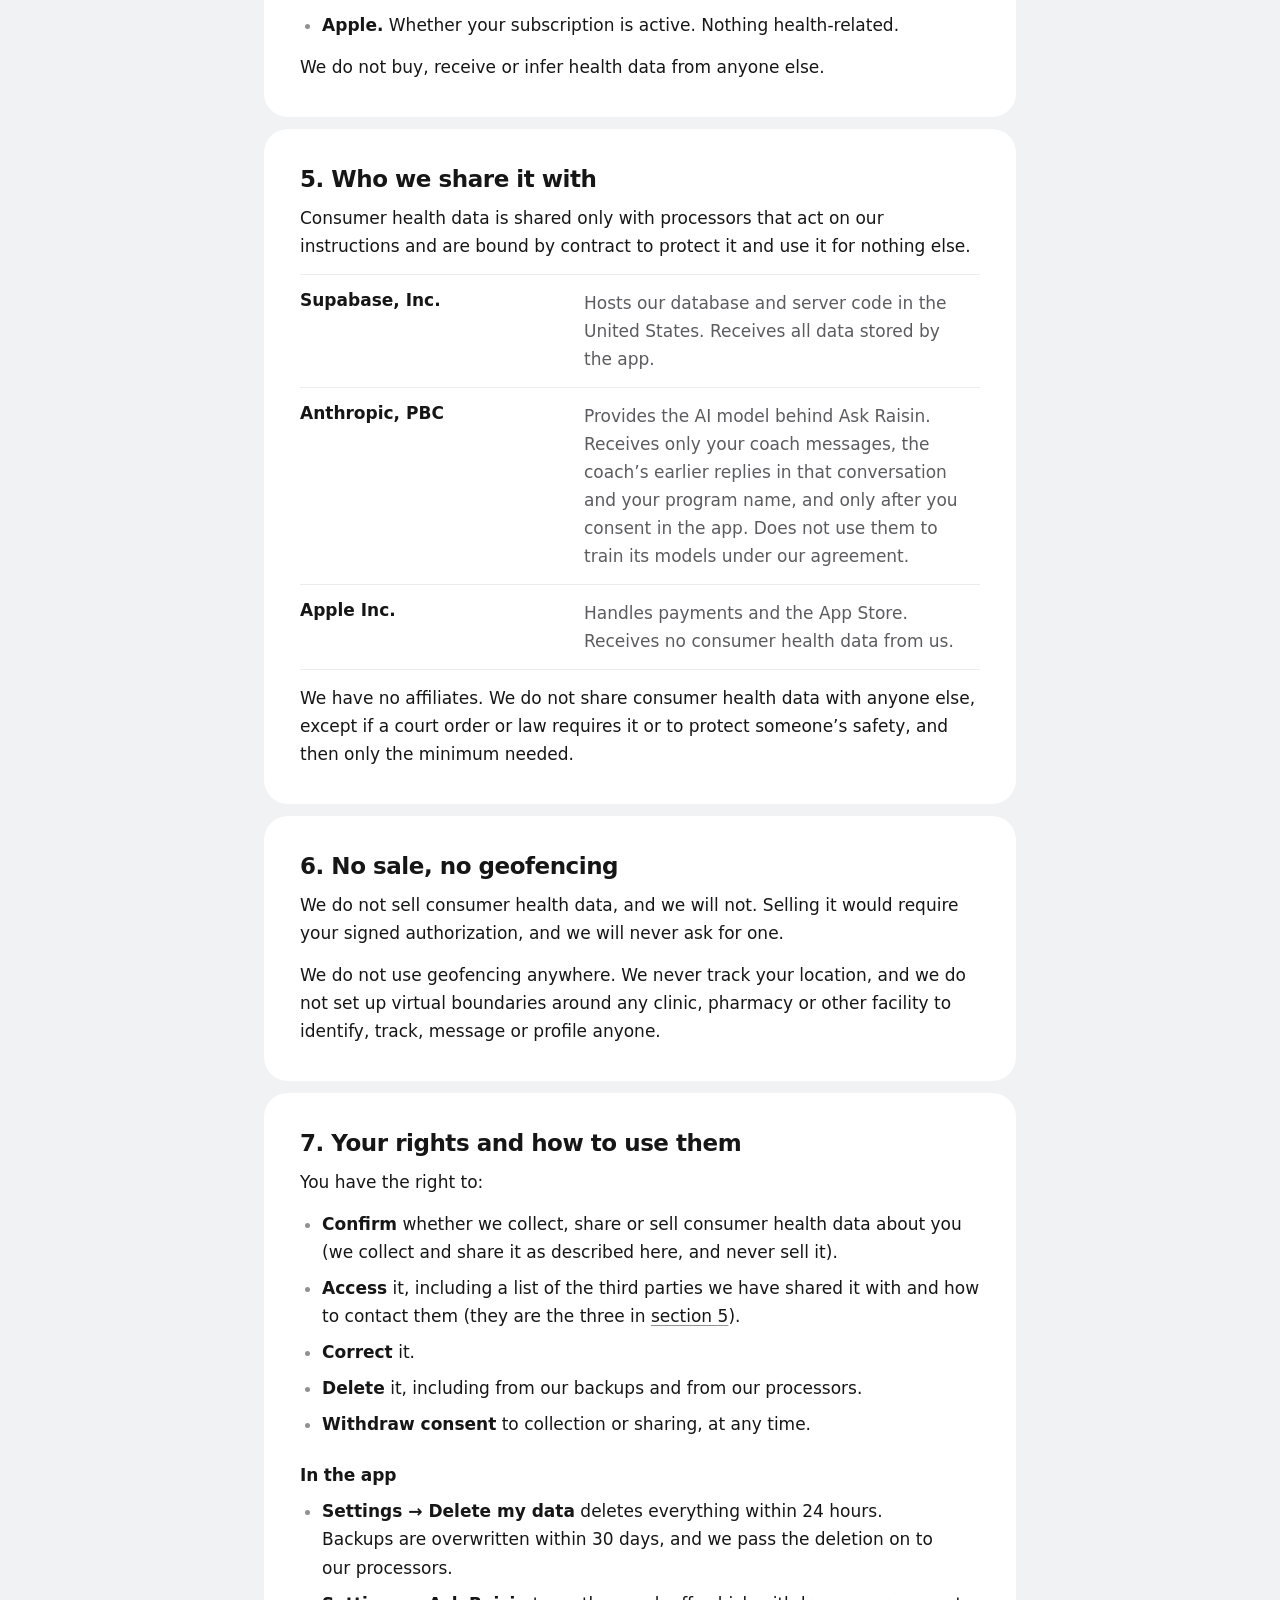
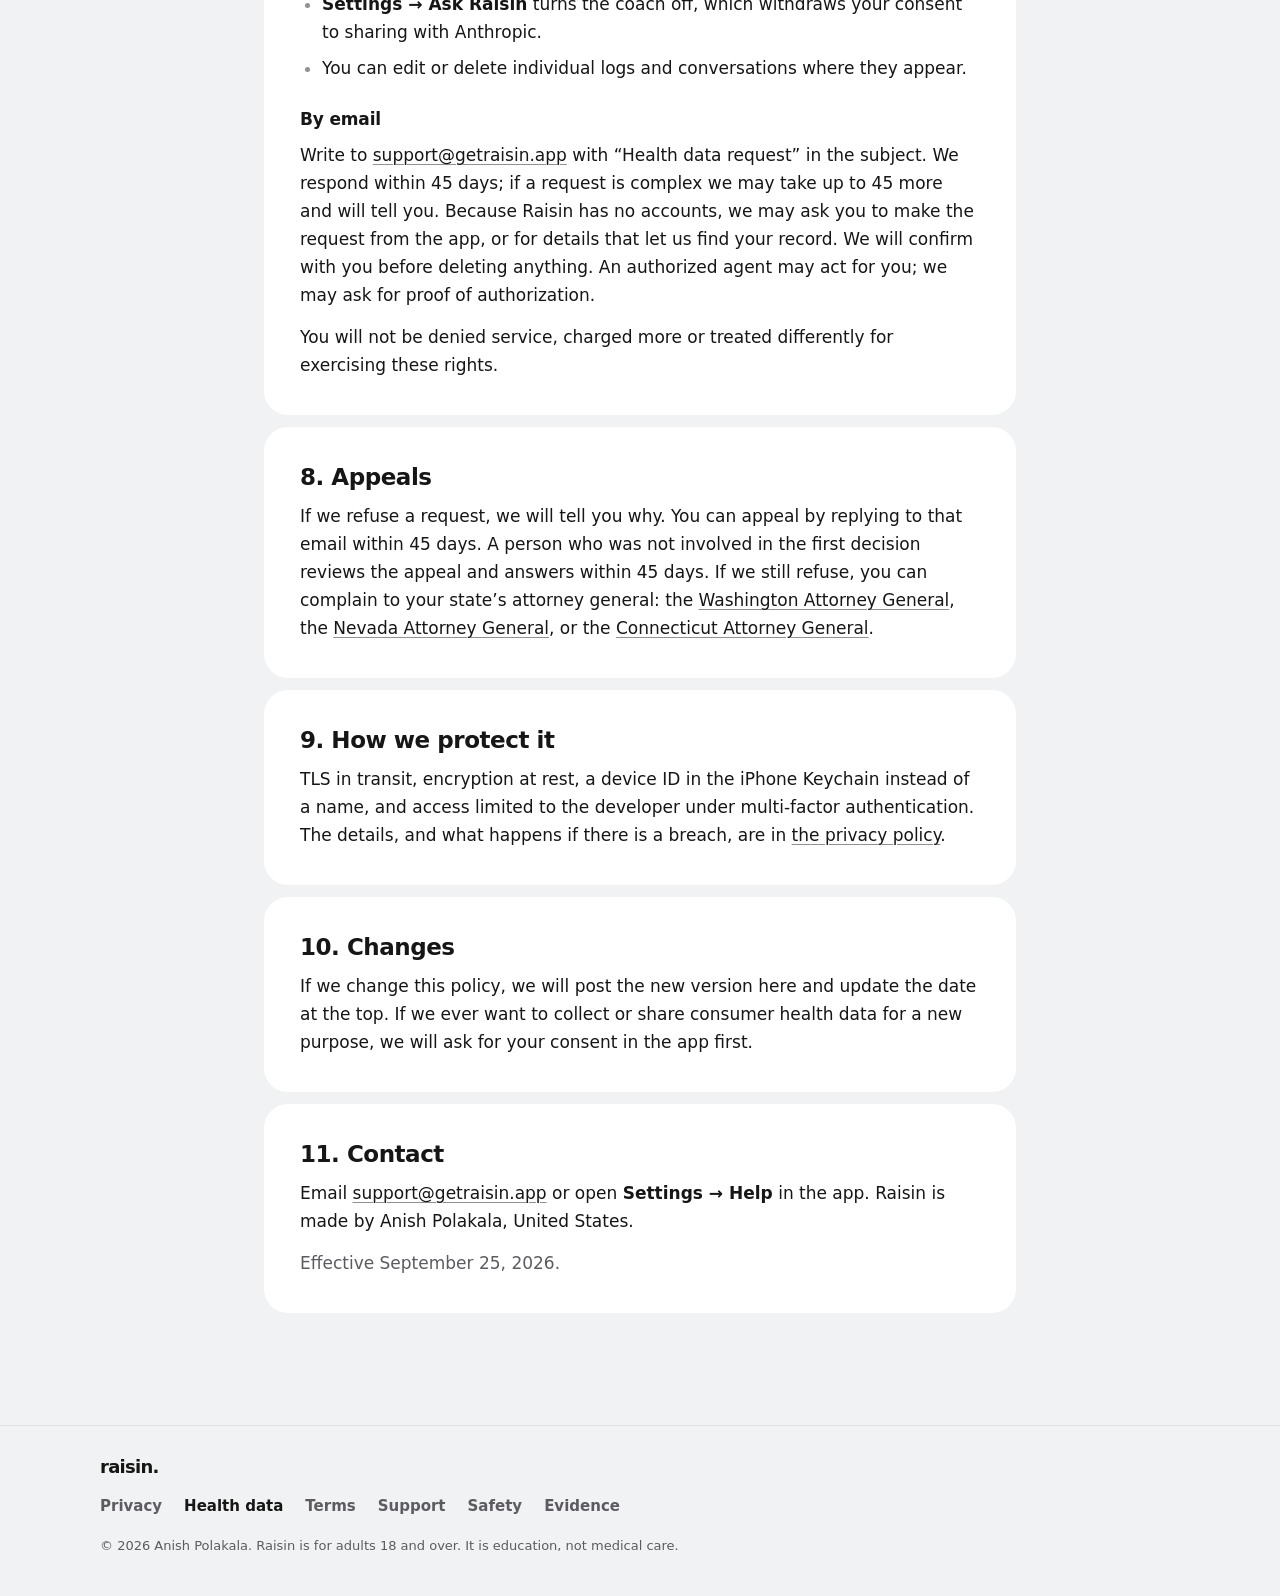
<file: health-data/index.html>
<!doctype html>
<html lang="en">
<!-- Same page as ../health-data.html so the clean URL /health-data/ works. Generated by tools/mirror.py; edit health-data.html and re-run it. -->
<head>
<meta charset="utf-8">
<meta name="viewport" content="width=device-width, initial-scale=1">
<title>Consumer health data policy · Raisin</title>
<meta name="description" content="Raisin’s Consumer Health Data Privacy Policy: what sexual-health data the app collects, why, who processes it, and how to access, delete or withdraw consent. Written for Washington, Nevada and Connecticut law; applies to everyone.">
<meta name="color-scheme" content="light dark">
<meta name="theme-color" content="#F1F2F4" media="(prefers-color-scheme: light)">
<meta name="theme-color" content="#000000" media="(prefers-color-scheme: dark)">
<meta name="referrer" content="no-referrer">
<meta name="format-detection" content="telephone=no">
<meta http-equiv="Content-Security-Policy" content="default-src 'self'; script-src 'none'; style-src 'self' https://fonts.googleapis.com; font-src https://fonts.gstatic.com; img-src 'self' data:; connect-src 'none'; base-uri 'none'; form-action 'none'; object-src 'none'">
<meta property="og:title" content="Consumer health data policy · Raisin">
<meta property="og:description" content="What sexual-health data Raisin collects, why, who processes it, and how to access, delete or withdraw consent.">
<meta property="og:type" content="website">
<link rel="icon" href="../assets/favicon.svg" type="image/svg+xml">
<link rel="preconnect" href="https://fonts.googleapis.com">
<link rel="preconnect" href="https://fonts.gstatic.com" crossorigin>
<link rel="stylesheet" href="https://fonts.googleapis.com/css2?family=Figtree:wght@400;500;600;700;800&display=swap">
<link rel="stylesheet" href="../assets/site.css">
</head>
<body>
<a class="skip-link" href="#main">Skip to content</a>
<header class="site-header">
  <div class="wrap site-header__inner">
    <a class="wordmark" href="../">raisin.</a>
    <nav class="site-nav" aria-label="Main">
      <ul>
        <li><a href="../safety.html">Safety</a></li>
        <li><a href="../support.html">Support</a></li>
      </ul>
    </nav>
  </div>
</header>
<main id="main">
  <div class="page-head wrap--doc">
    <p class="eyebrow">Consumer Health Data Privacy Policy</p>
    <h1 class="page-title">health data.</h1>
    <p class="lede">Washington, Nevada and Connecticut treat sexual-health information as consumer health data and require this separate notice. It applies to everyone who uses Raisin, wherever you live.</p>
    <p class="meta">Effective September 25, 2026</p>
  </div>
  <div class="wrap--doc stack">
    <section class="card card--inverse" aria-labelledby="short-title">
      <h2 class="eyebrow" id="short-title">The short version</h2>
      <ul class="summary">
        <li>Raisin collects health data about your sexual function because that is what you came to work on. Nothing more than the features you use need.</li>
        <li>It is shared with three processors only: Supabase (hosting), Anthropic (the coach, with your consent) and Apple (payments, no health data). No affiliates, no advertisers, no sale.</li>
        <li>You can see it, correct it, delete it, and withdraw consent to the coach, in the app or by email.</li>
        <li>No geofencing, ever.</li>
      </ul>
      <p class="summary-note">This policy is a companion to the <a href="../privacy.html">privacy policy</a>, which covers everything else.</p>
    </section>
    <nav class="card toc" aria-labelledby="toc-title">
      <h2 class="eyebrow" id="toc-title">Contents</h2>
      <ol>
        <li><a href="#why">1. Why this policy exists</a></li>
        <li><a href="#categories">2. What consumer health data we collect</a></li>
        <li><a href="#purposes">3. Why we collect it</a></li>
        <li><a href="#sources">4. Where it comes from</a></li>
        <li><a href="#sharing">5. Who we share it with</a></li>
        <li><a href="#no-sale">6. No sale, no geofencing</a></li>
        <li><a href="#rights">7. Your rights and how to use them</a></li>
        <li><a href="#appeal">8. Appeals</a></li>
        <li><a href="#security">9. How we protect it</a></li>
        <li><a href="#changes">10. Changes</a></li>
        <li><a href="#contact">11. Contact</a></li>
      </ol>
    </nav>
    <section class="card prose" id="why">
      <h2>1. Why this policy exists</h2>
      <p>Washington’s My Health My Data Act, Nevada’s consumer health data law (SB 370) and Connecticut’s Data Privacy Act treat information about a person’s sexual or reproductive health as “consumer health data”, and require businesses that collect it to publish a dedicated policy. Raisin is an app about sexual function, so almost everything you enter counts. This page is that policy.</p>
      <p>Raisin is made by Anish Polakala, an individual developer in the United States. “Raisin”, “we” and “us” mean Anish Polakala. Raisin is not a healthcare provider and is not covered by HIPAA.</p>
    </section>
    <section class="card prose" id="categories">
      <h2>2. What consumer health data we collect</h2>
      <dl class="facts">
        <div><dt>Answers about your sexual function and goals</dt><dd>Onboarding questions and short assessments adapted from screening tools clinicians use: for example, roughly how long you last, how firm erections are, how confident or anxious you feel, and what you want to change.</dd></div>
        <div><dt>Exercise and session logs</dt><dd>Which sessions you completed and the ratings you entered during them, such as arousal-scale numbers in stop-start practice, pelvic-floor sets, and wax-and-wane or sensate-focus sessions.</dd></div>
        <div><dt>Encounter logs (optional)</dt><dd>If you choose to log sex or a solo session: the date, what you tried and how it went. Skip it and nothing is recorded.</dd></div>
        <div><dt>Daily check-ins</dt><dd>Sleep, alcohol, exercise, mood and whether you did your pelvic-floor set. These are health data too.</dd></div>
        <div><dt>Coach messages</dt><dd>If you turn on Ask Raisin, whatever you choose to type, which may include health information.</dd></div>
        <div><dt>Inferences</dt><dd>What we derive from the above: your program, your level, what the app shows you next, and whether a red-flag screen suggests seeing a doctor. We do not infer anything about you for any other purpose.</dd></div>
      </dl>
      <p>We do not collect biometric data, genetic data, precise location, or information about anyone else’s health, and we never read Apple Health.</p>
    </section>
    <section class="card prose" id="purposes">
      <h2>3. Why we collect it</h2>
      <ul>
        <li>To run the program you chose and show your own progress.</li>
        <li>To run the AI coach, when and only when you turn it on.</li>
        <li>To keep you safe: the app asks red-flag questions itself and points you to a doctor or a crisis line when your answers call for it.</li>
        <li>To answer support requests you send us.</li>
        <li>To fix bugs. Crash reports contain no health data.</li>
      </ul>
      <p>We collect only what is necessary for the features you use. We do not use consumer health data for advertising, marketing, profiling for any other purpose, or research, and we will ask for your separate consent before using it for anything not listed here.</p>
    </section>
    <section class="card prose" id="sources">
      <h2>4. Where it comes from</h2>
      <ul>
        <li><strong>You.</strong> Everything above is what you type or tap in the app.</li>
        <li><strong>Your device.</strong> Time zone, so reminders arrive at the right time. Nothing health-related.</li>
        <li><strong>Apple.</strong> Whether your subscription is active. Nothing health-related.</li>
      </ul>
      <p>We do not buy, receive or infer health data from anyone else.</p>
    </section>
    <section class="card prose" id="sharing">
      <h2>5. Who we share it with</h2>
      <p>Consumer health data is shared only with processors that act on our instructions and are bound by contract to protect it and use it for nothing else.</p>
      <dl class="facts">
        <div><dt>Supabase, Inc.</dt><dd>Hosts our database and server code in the United States. Receives all data stored by the app.</dd></div>
        <div><dt>Anthropic, PBC</dt><dd>Provides the AI model behind Ask Raisin. Receives only your coach messages, the coach’s earlier replies in that conversation and your program name, and only after you consent in the app. Does not use them to train its models under our agreement.</dd></div>
        <div><dt>Apple Inc.</dt><dd>Handles payments and the App Store. Receives no consumer health data from us.</dd></div>
      </dl>
      <p>We have no affiliates. We do not share consumer health data with anyone else, except if a court order or law requires it or to protect someone’s safety, and then only the minimum needed.</p>
    </section>
    <section class="card prose" id="no-sale">
      <h2>6. No sale, no geofencing</h2>
      <p>We do not sell consumer health data, and we will not. Selling it would require your signed authorization, and we will never ask for one.</p>
      <p>We do not use geofencing anywhere. We never track your location, and we do not set up virtual boundaries around any clinic, pharmacy or other facility to identify, track, message or profile anyone.</p>
    </section>
    <section class="card prose" id="rights">
      <h2>7. Your rights and how to use them</h2>
      <p>You have the right to:</p>
      <ul>
        <li><strong>Confirm</strong> whether we collect, share or sell consumer health data about you (we collect and share it as described here, and never sell it).</li>
        <li><strong>Access</strong> it, including a list of the third parties we have shared it with and how to contact them (they are the three in <a href="#sharing">section 5</a>).</li>
        <li><strong>Correct</strong> it.</li>
        <li><strong>Delete</strong> it, including from our backups and from our processors.</li>
        <li><strong>Withdraw consent</strong> to collection or sharing, at any time.</li>
      </ul>
      <h3>In the app</h3>
      <ul>
        <li><span class="path">Settings → Delete my data</span> deletes everything within 24 hours. Backups are overwritten within 30 days, and we pass the deletion on to our processors.</li>
        <li><span class="path">Settings → Ask Raisin</span> turns the coach off, which withdraws your consent to sharing with Anthropic.</li>
        <li>You can edit or delete individual logs and conversations where they appear.</li>
      </ul>
      <h3>By email</h3>
      <p>Write to <a href="mailto:support@getraisin.app">support@getraisin.app</a> with “Health data request” in the subject. We respond within 45 days; if a request is complex we may take up to 45 more and will tell you. Because Raisin has no accounts, we may ask you to make the request from the app, or for details that let us find your record. We will confirm with you before deleting anything. An authorized agent may act for you; we may ask for proof of authorization.</p>
      <p>You will not be denied service, charged more or treated differently for exercising these rights.</p>
    </section>
    <section class="card prose" id="appeal">
      <h2>8. Appeals</h2>
      <p>If we refuse a request, we will tell you why. You can appeal by replying to that email within 45 days. A person who was not involved in the first decision reviews the appeal and answers within 45 days. If we still refuse, you can complain to your state’s attorney general: the <a href="https://www.atg.wa.gov/file-complaint">Washington Attorney General</a>, the <a href="https://ag.nv.gov/">Nevada Attorney General</a>, or the <a href="https://portal.ct.gov/ag">Connecticut Attorney General</a>.</p>
    </section>
    <section class="card prose" id="security">
      <h2>9. How we protect it</h2>
      <p>TLS in transit, encryption at rest, a device ID in the iPhone Keychain instead of a name, and access limited to the developer under multi-factor authentication. The details, and what happens if there is a breach, are in <a href="../privacy.html#security">the privacy policy</a>.</p>
    </section>
    <section class="card prose" id="changes">
      <h2>10. Changes</h2>
      <p>If we change this policy, we will post the new version here and update the date at the top. If we ever want to collect or share consumer health data for a new purpose, we will ask for your consent in the app first.</p>
    </section>
    <section class="card prose" id="contact">
      <h2>11. Contact</h2>
      <p>Email <a href="mailto:support@getraisin.app">support@getraisin.app</a> or open <span class="path">Settings → Help</span> in the app. Raisin is made by Anish Polakala, United States.</p>
      <p class="muted">Effective September 25, 2026.</p>
    </section>
  </div>
</main>
<footer class="site-footer">
  <div class="wrap site-footer__inner">
    <a class="wordmark wordmark--sm" href="../">raisin.</a>
    <nav aria-label="Legal and help">
      <ul class="footer-links">
        <li><a href="../privacy.html">Privacy</a></li>
        <li><a href="../health-data.html" aria-current="page">Health data</a></li>
        <li><a href="../terms.html">Terms</a></li>
        <li><a href="../support.html">Support</a></li>
        <li><a href="../safety.html">Safety</a></li>
        <li><a href="../evidence.html">Evidence</a></li>
      </ul>
    </nav>
    <p class="copyright">&copy; 2026 Anish Polakala. Raisin is for adults 18 and over. It is education, not medical care.</p>
  </div>
</footer>
</body>
</html>
</file>
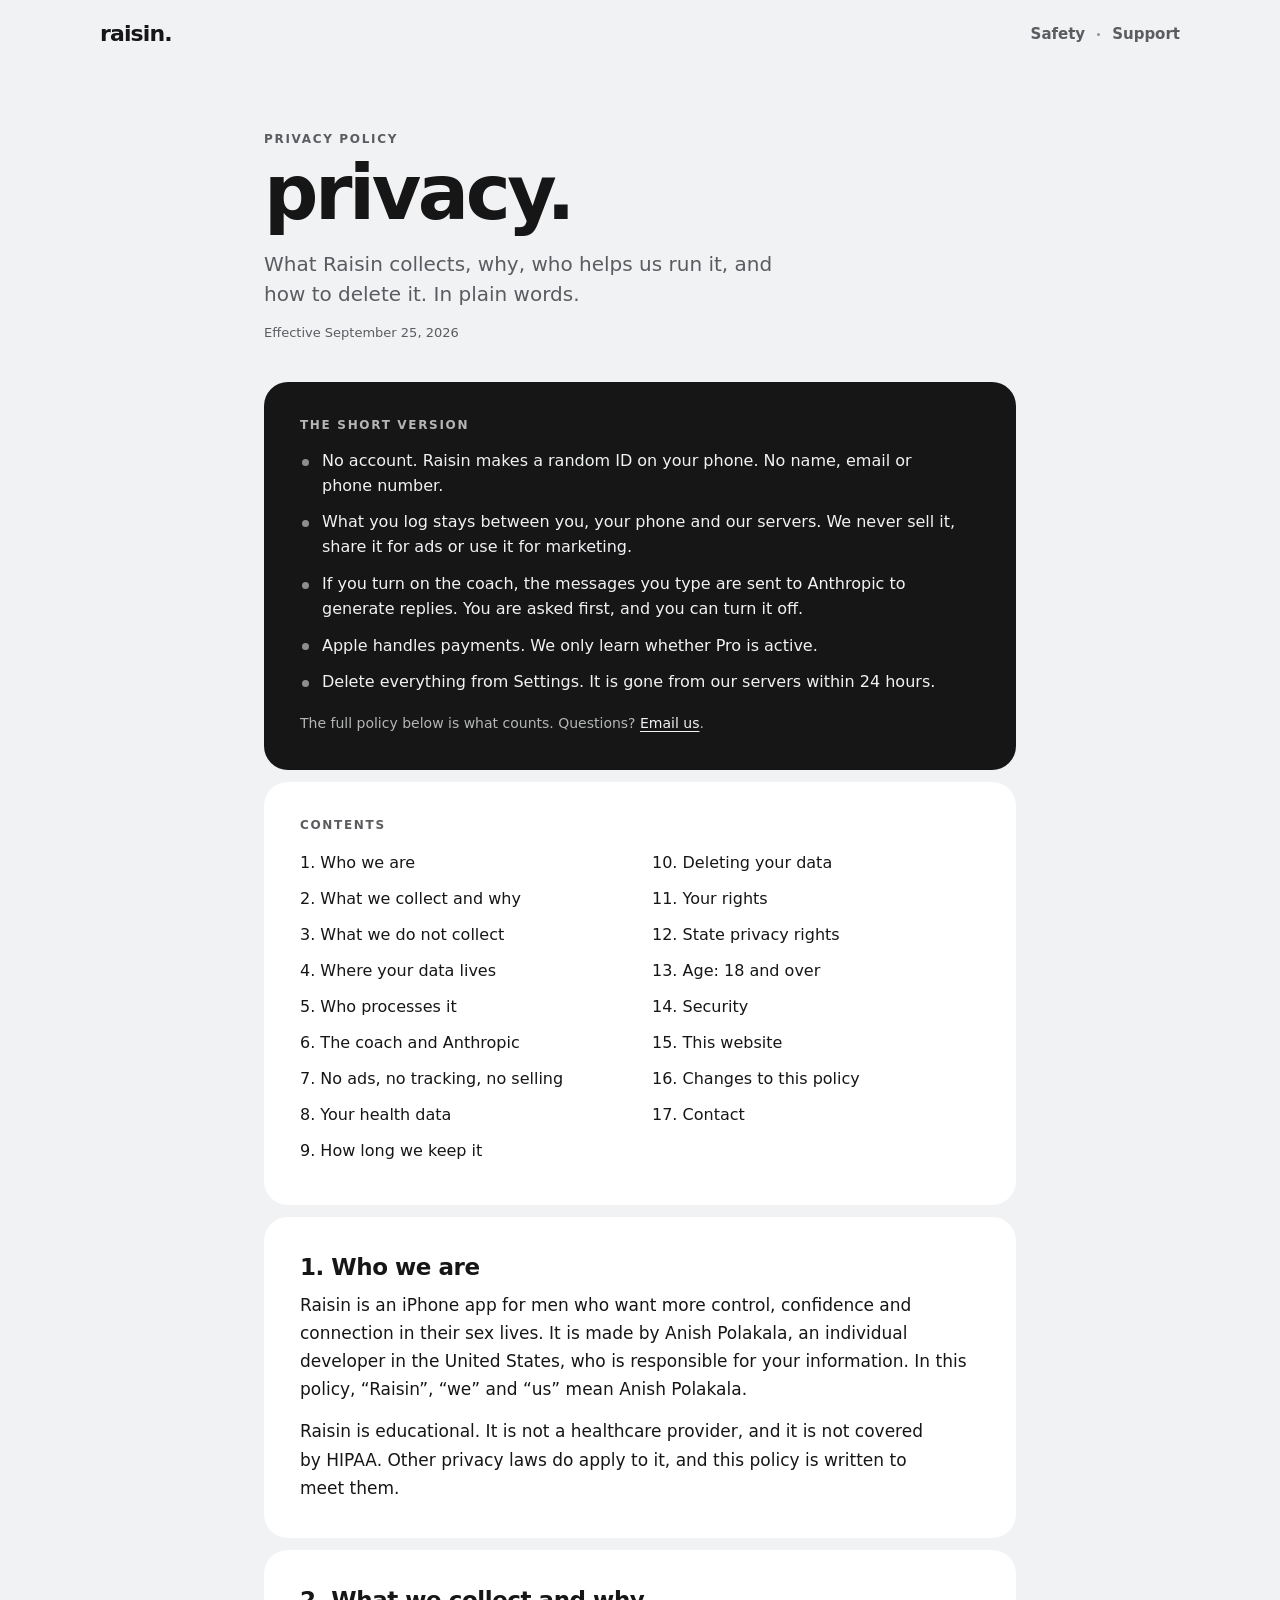
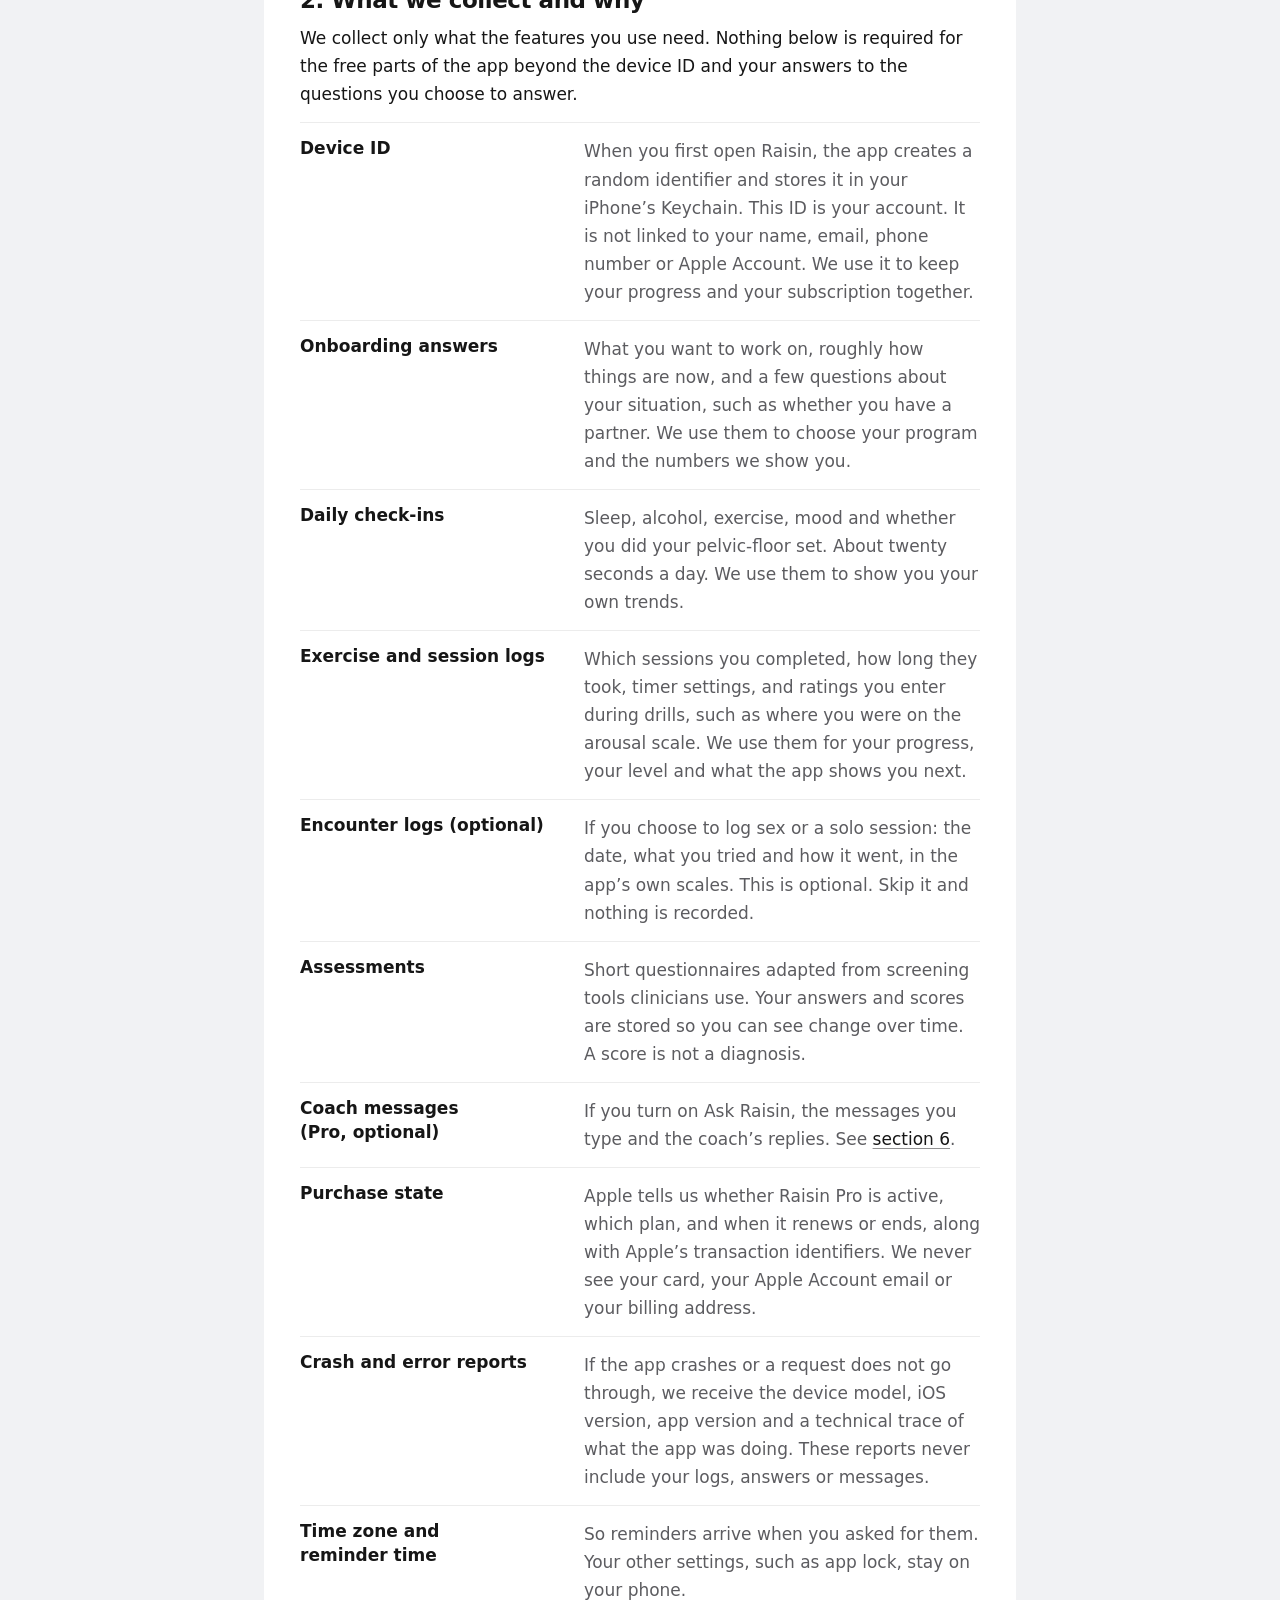
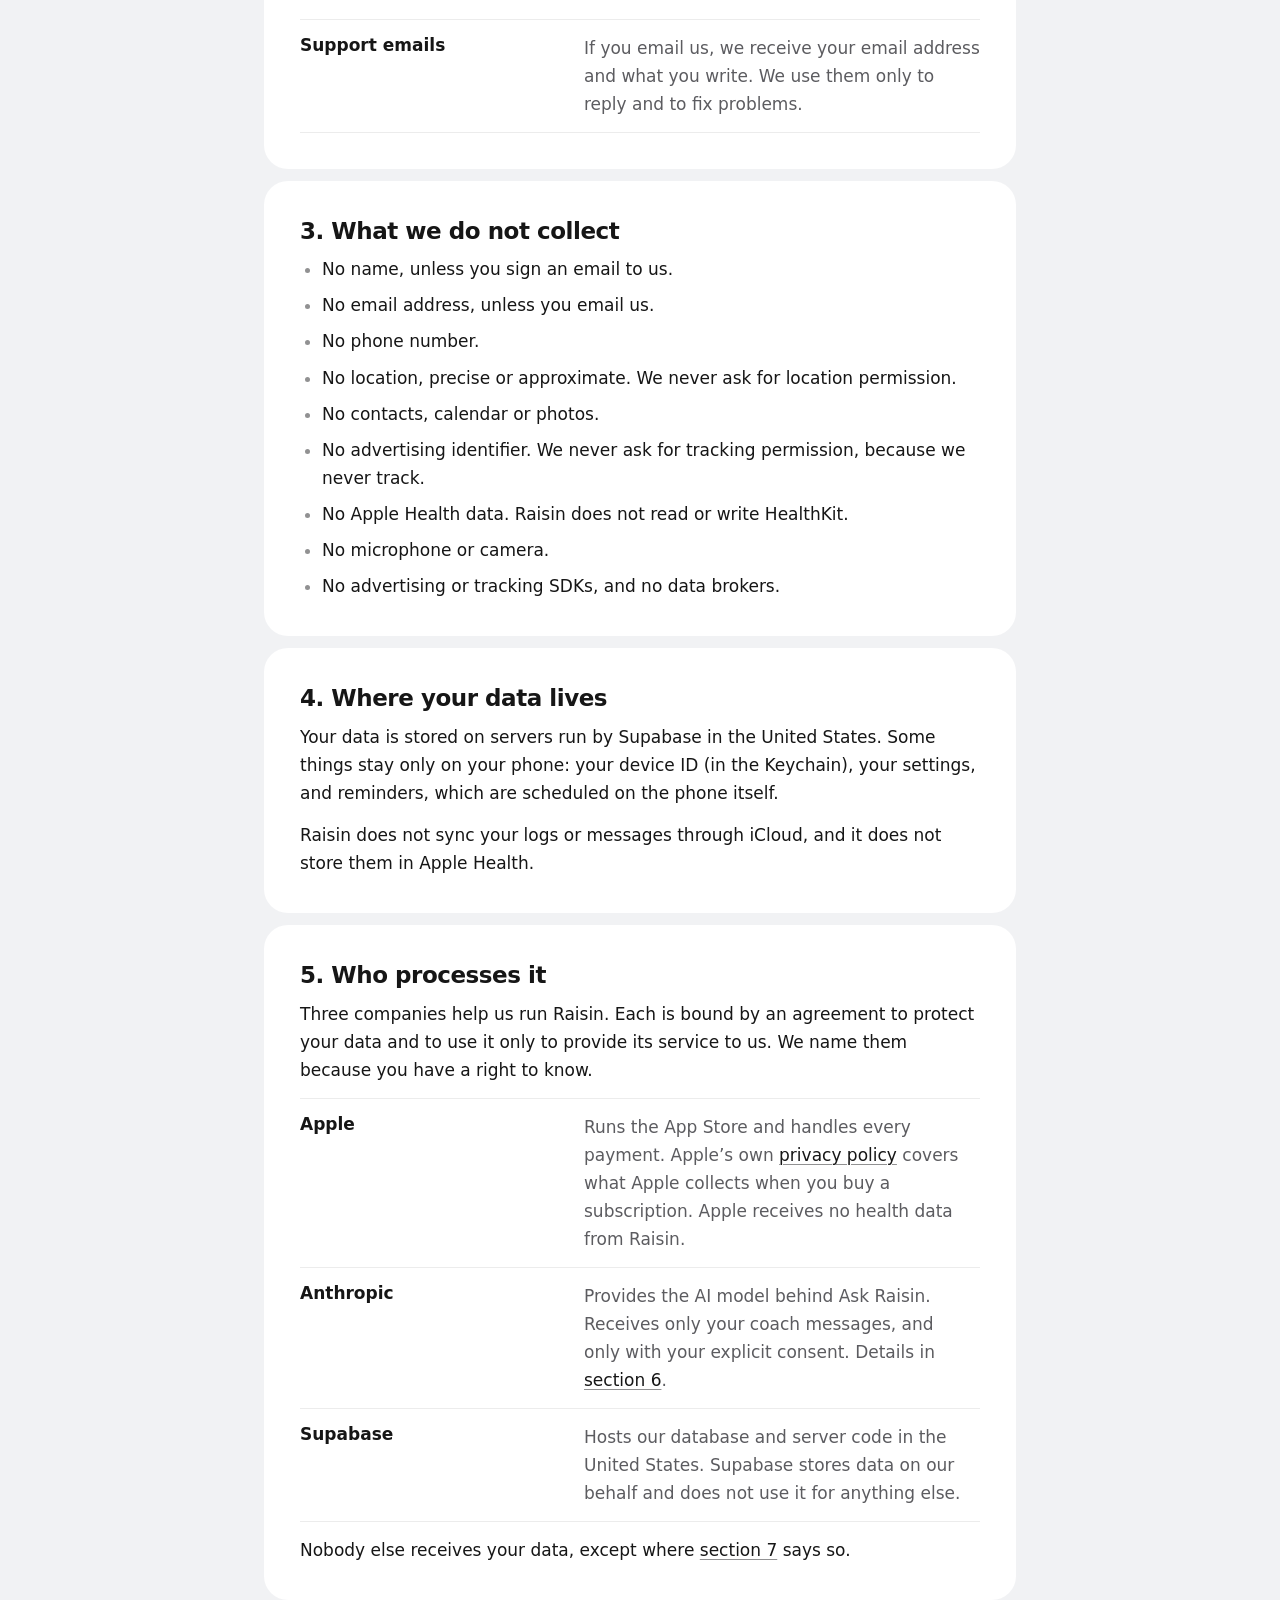
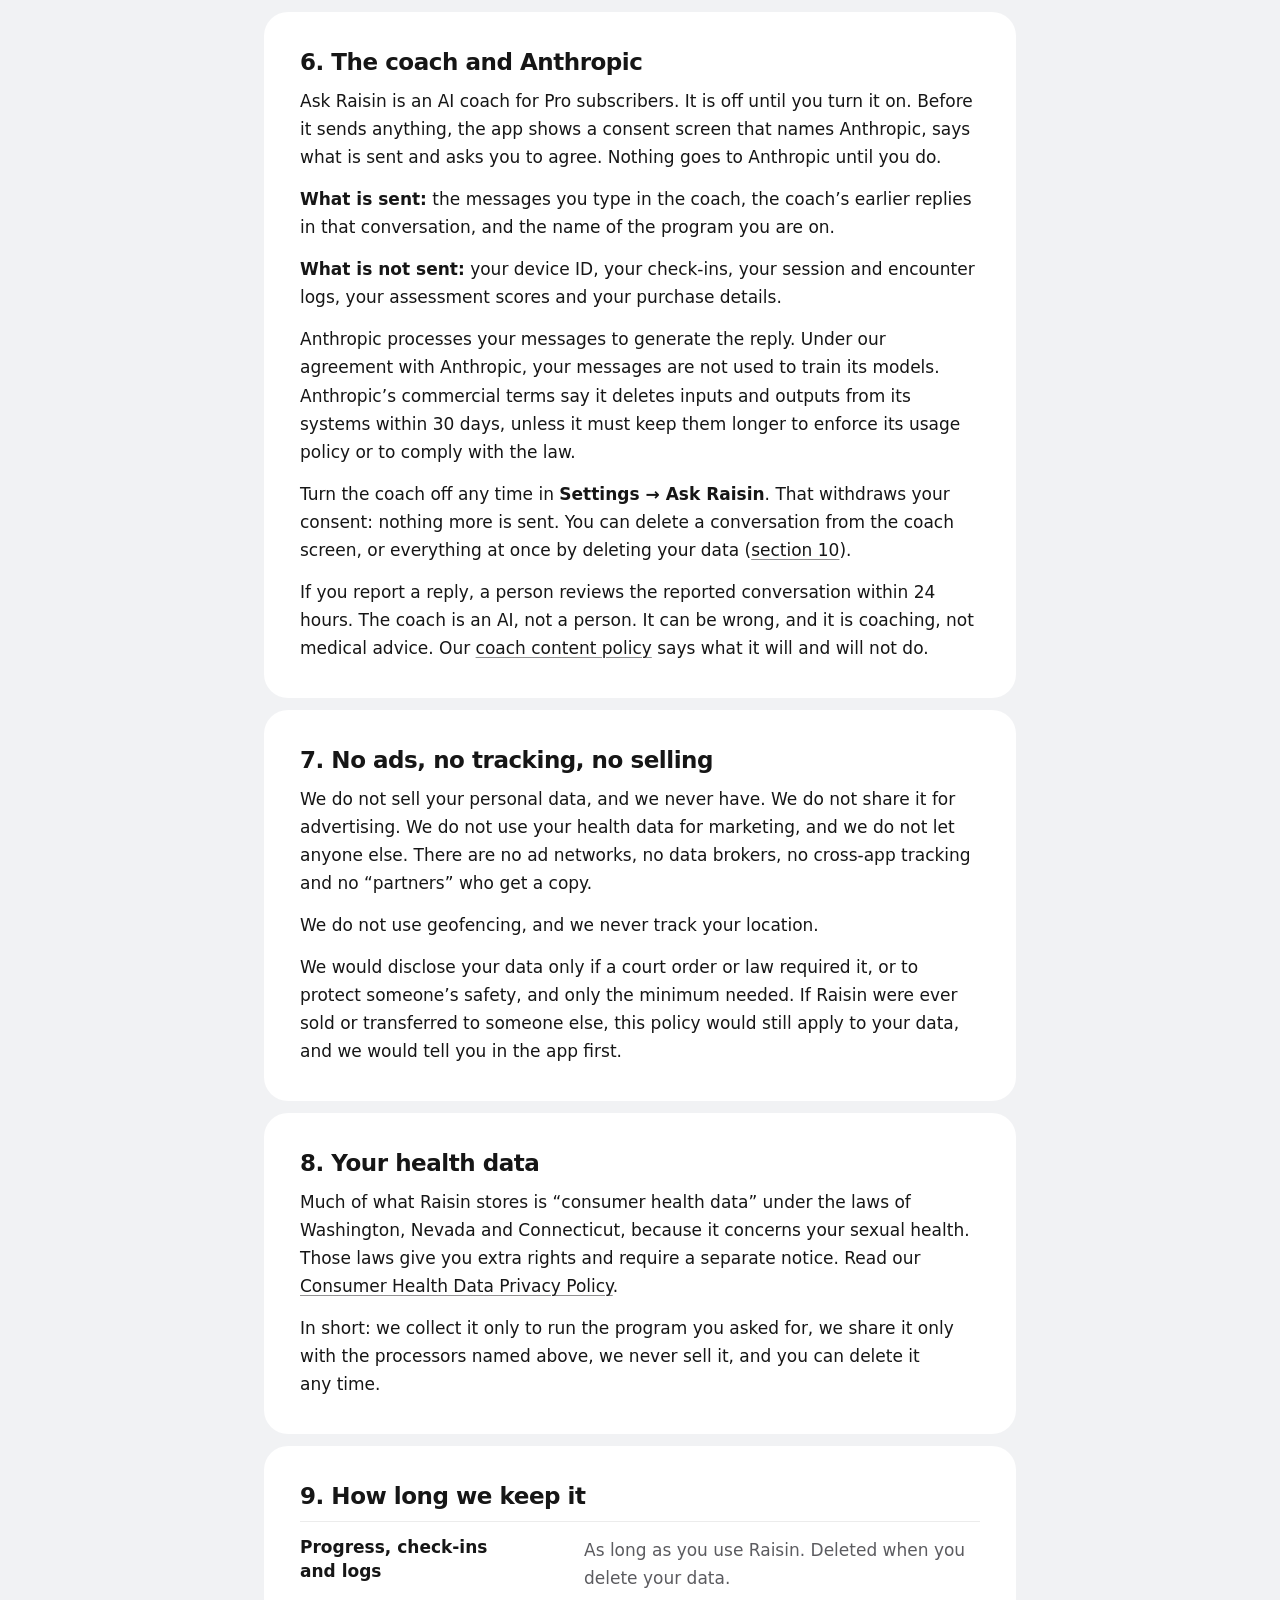
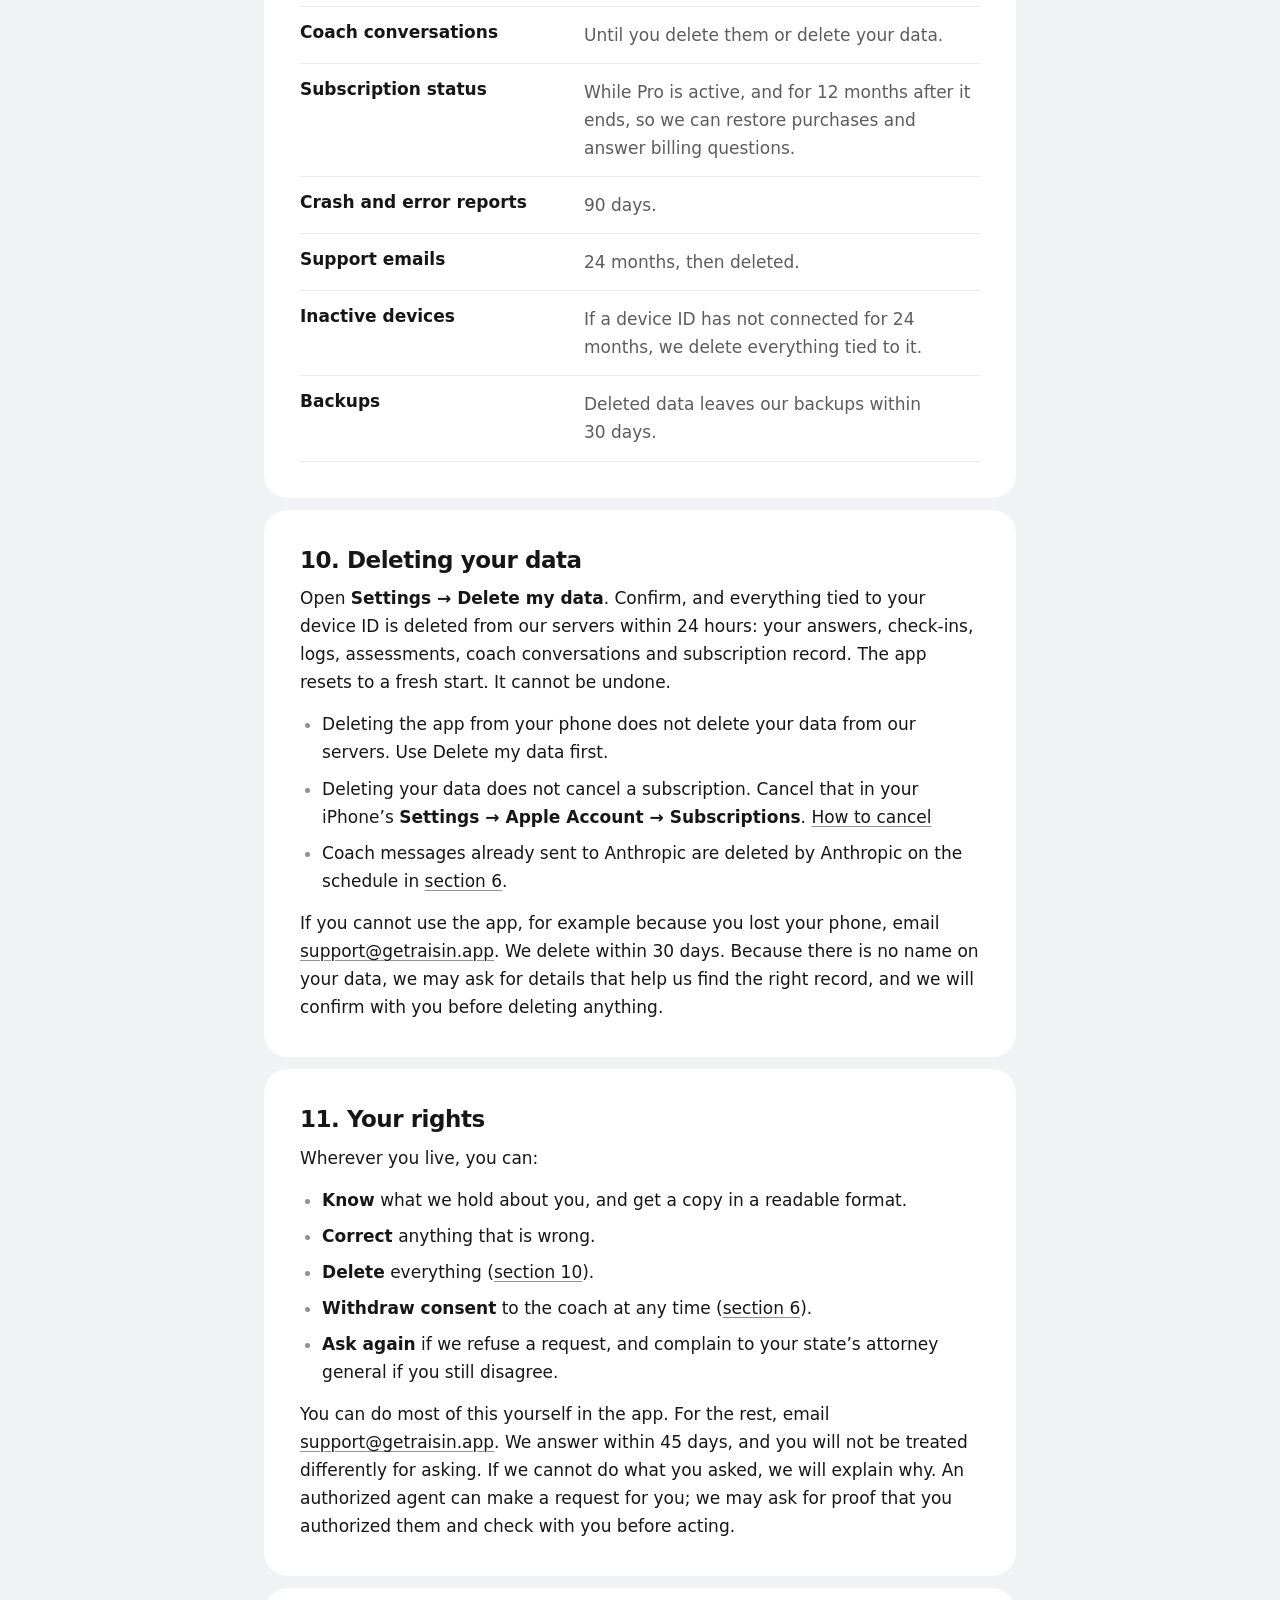
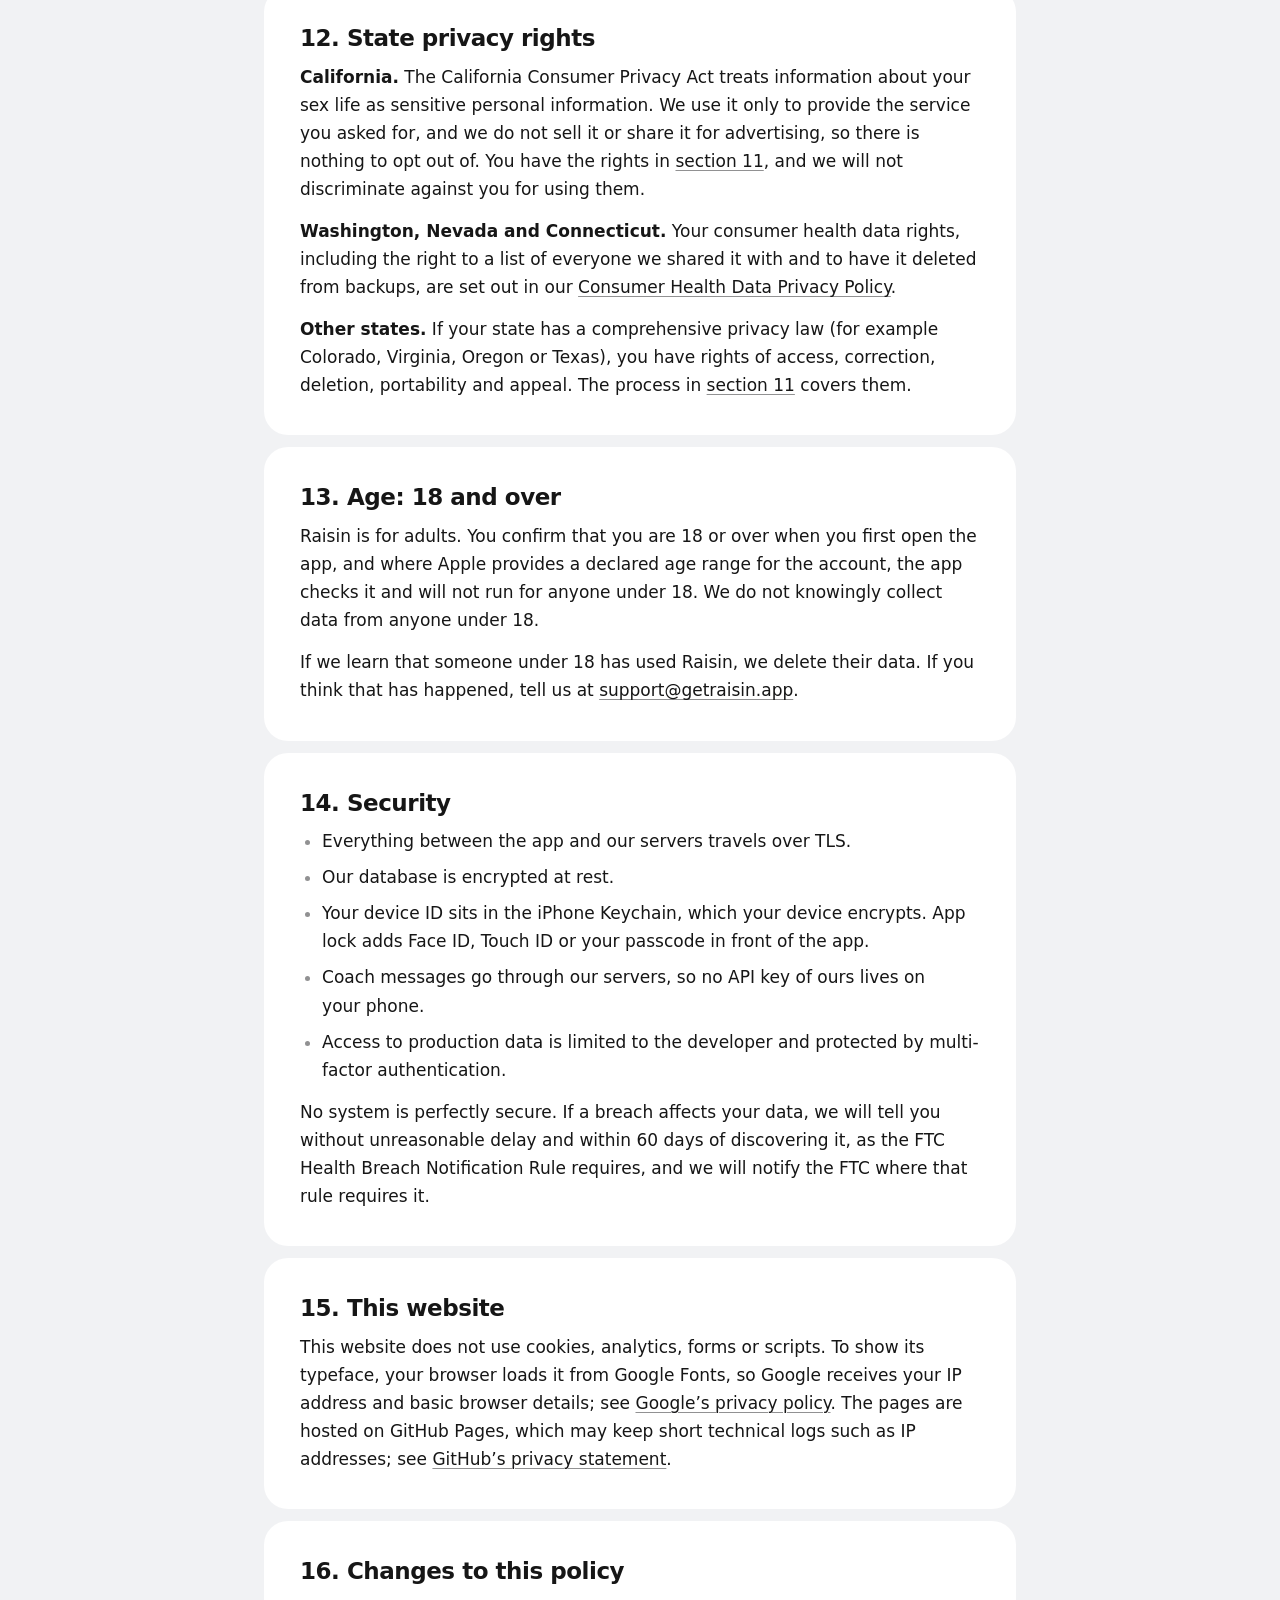
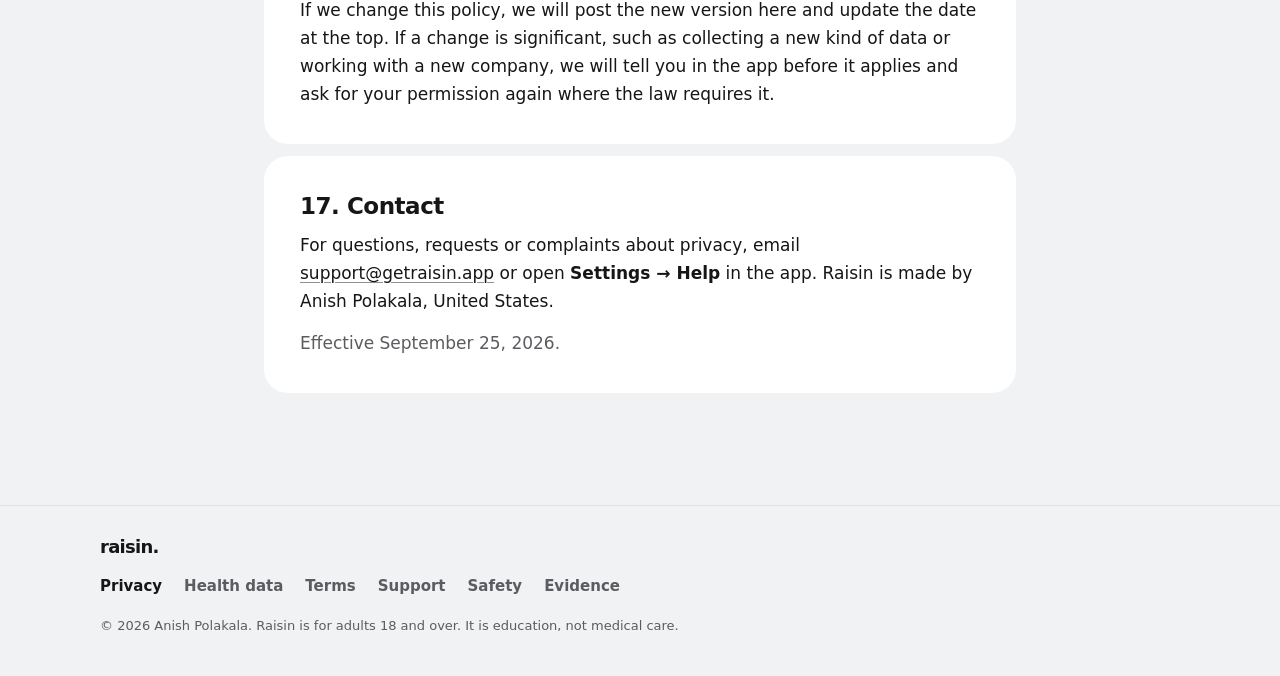
<file: privacy/index.html>
<!doctype html>
<html lang="en">
<!-- Same page as ../privacy.html so the clean URL /privacy/ works. Generated by tools/mirror.py; edit privacy.html and re-run it. -->
<head>
<meta charset="utf-8">
<meta name="viewport" content="width=device-width, initial-scale=1">
<title>Privacy policy · Raisin</title>
<meta name="description" content="What Raisin collects, why, who helps us run it, and how to delete it. In plain words.">
<meta name="color-scheme" content="light dark">
<meta name="theme-color" content="#F1F2F4" media="(prefers-color-scheme: light)">
<meta name="theme-color" content="#000000" media="(prefers-color-scheme: dark)">
<meta name="referrer" content="no-referrer">
<meta name="format-detection" content="telephone=no">
<meta http-equiv="Content-Security-Policy" content="default-src 'self'; script-src 'none'; style-src 'self' https://fonts.googleapis.com; font-src https://fonts.gstatic.com; img-src 'self' data:; connect-src 'none'; base-uri 'none'; form-action 'none'; object-src 'none'">
<meta property="og:title" content="Privacy policy · Raisin">
<meta property="og:description" content="What Raisin collects, why, who helps us run it, and how to delete it. In plain words.">
<meta property="og:type" content="website">
<link rel="icon" href="../assets/favicon.svg" type="image/svg+xml">
<link rel="preconnect" href="https://fonts.googleapis.com">
<link rel="preconnect" href="https://fonts.gstatic.com" crossorigin>
<link rel="stylesheet" href="https://fonts.googleapis.com/css2?family=Figtree:wght@400;500;600;700;800&display=swap">
<link rel="stylesheet" href="../assets/site.css">
</head>
<body>
<a class="skip-link" href="#main">Skip to content</a>
<header class="site-header">
  <div class="wrap site-header__inner">
    <a class="wordmark" href="../">raisin.</a>
    <nav class="site-nav" aria-label="Main">
      <ul>
        <li><a href="../safety.html">Safety</a></li>
        <li><a href="../support.html">Support</a></li>
      </ul>
    </nav>
  </div>
</header>
<main id="main">
  <div class="page-head wrap--doc">
    <p class="eyebrow">Privacy policy</p>
    <h1 class="page-title">privacy.</h1>
    <p class="lede">What Raisin collects, why, who helps us run it, and how to delete it. In plain words.</p>
    <p class="meta">Effective September 25, 2026</p>
  </div>
  <div class="wrap--doc stack">
    <section class="card card--inverse" aria-labelledby="short-title">
      <h2 class="eyebrow" id="short-title">The short version</h2>
      <ul class="summary">
        <li>No account. Raisin makes a random ID on your phone. No name, email or phone number.</li>
        <li>What you log stays between you, your phone and our servers. We never sell it, share it for ads or use it for marketing.</li>
        <li>If you turn on the coach, the messages you type are sent to Anthropic to generate replies. You are asked first, and you can turn it off.</li>
        <li>Apple handles payments. We only learn whether Pro is active.</li>
        <li>Delete everything from Settings. It is gone from our servers within 24 hours.</li>
      </ul>
      <p class="summary-note">The full policy below is what counts. Questions? <a href="../support.html#contact">Email us</a>.</p>
    </section>
    <nav class="card toc" aria-labelledby="toc-title">
      <h2 class="eyebrow" id="toc-title">Contents</h2>
      <ol>
        <li><a href="#who">1. Who we are</a></li>
        <li><a href="#collect">2. What we collect and why</a></li>
        <li><a href="#not-collected">3. What we do not collect</a></li>
        <li><a href="#where">4. Where your data lives</a></li>
        <li><a href="#processors">5. Who processes it</a></li>
        <li><a href="#coach">6. The coach and Anthropic</a></li>
        <li><a href="#no-ads">7. No ads, no tracking, no selling</a></li>
        <li><a href="#health">8. Your health data</a></li>
        <li><a href="#retention">9. How long we keep it</a></li>
        <li><a href="#delete">10. Deleting your data</a></li>
        <li><a href="#rights">11. Your rights</a></li>
        <li><a href="#states">12. State privacy rights</a></li>
        <li><a href="#age">13. Age: 18 and over</a></li>
        <li><a href="#security">14. Security</a></li>
        <li><a href="#website">15. This website</a></li>
        <li><a href="#changes">16. Changes to this policy</a></li>
        <li><a href="#contact">17. Contact</a></li>
      </ol>
    </nav>
    <section class="card prose" id="who">
      <h2>1. Who we are</h2>
      <p>Raisin is an iPhone app for men who want more control, confidence and connection in their sex lives. It is made by Anish Polakala, an individual developer in the United States, who is responsible for your information. In this policy, “Raisin”, “we” and “us” mean Anish Polakala.</p>
      <p>Raisin is educational. It is not a healthcare provider, and it is not covered by HIPAA. Other privacy laws do apply to it, and this policy is written to meet them.</p>
    </section>
    <section class="card prose" id="collect">
      <h2>2. What we collect and why</h2>
      <p>We collect only what the features you use need. Nothing below is required for the free parts of the app beyond the device ID and your answers to the questions you choose to answer.</p>
      <dl class="facts">
        <div><dt>Device ID</dt><dd>When you first open Raisin, the app creates a random identifier and stores it in your iPhone’s Keychain. This ID is your account. It is not linked to your name, email, phone number or Apple Account. We use it to keep your progress and your subscription together.</dd></div>
        <div><dt>Onboarding answers</dt><dd>What you want to work on, roughly how things are now, and a few questions about your situation, such as whether you have a partner. We use them to choose your program and the numbers we show you.</dd></div>
        <div><dt>Daily check-ins</dt><dd>Sleep, alcohol, exercise, mood and whether you did your pelvic-floor set. About twenty seconds a day. We use them to show you your own trends.</dd></div>
        <div><dt>Exercise and session logs</dt><dd>Which sessions you completed, how long they took, timer settings, and ratings you enter during drills, such as where you were on the arousal scale. We use them for your progress, your level and what the app shows you next.</dd></div>
        <div><dt>Encounter logs (optional)</dt><dd>If you choose to log sex or a solo session: the date, what you tried and how it went, in the app’s own scales. This is optional. Skip it and nothing is recorded.</dd></div>
        <div><dt>Assessments</dt><dd>Short questionnaires adapted from screening tools clinicians use. Your answers and scores are stored so you can see change over time. A score is not a diagnosis.</dd></div>
        <div><dt>Coach messages (Pro, optional)</dt><dd>If you turn on Ask Raisin, the messages you type and the coach’s replies. See <a href="#coach">section 6</a>.</dd></div>
        <div><dt>Purchase state</dt><dd>Apple tells us whether Raisin Pro is active, which plan, and when it renews or ends, along with Apple’s transaction identifiers. We never see your card, your Apple Account email or your billing address.</dd></div>
        <div><dt>Crash and error reports</dt><dd>If the app crashes or a request does not go through, we receive the device model, iOS version, app version and a technical trace of what the app was doing. These reports never include your logs, answers or messages.</dd></div>
        <div><dt>Time zone and reminder time</dt><dd>So reminders arrive when you asked for them. Your other settings, such as app lock, stay on your phone.</dd></div>
        <div><dt>Support emails</dt><dd>If you email us, we receive your email address and what you write. We use them only to reply and to fix problems.</dd></div>
      </dl>
    </section>
    <section class="card prose" id="not-collected">
      <h2>3. What we do not collect</h2>
      <ul>
        <li>No name, unless you sign an email to us.</li>
        <li>No email address, unless you email us.</li>
        <li>No phone number.</li>
        <li>No location, precise or approximate. We never ask for location permission.</li>
        <li>No contacts, calendar or photos.</li>
        <li>No advertising identifier. We never ask for tracking permission, because we never track.</li>
        <li>No Apple Health data. Raisin does not read or write HealthKit.</li>
        <li>No microphone or camera.</li>
        <li>No advertising or tracking SDKs, and no data brokers.</li>
      </ul>
    </section>
    <section class="card prose" id="where">
      <h2>4. Where your data lives</h2>
      <p>Your data is stored on servers run by Supabase in the United States. Some things stay only on your phone: your device ID (in the Keychain), your settings, and reminders, which are scheduled on the phone itself.</p>
      <p>Raisin does not sync your logs or messages through iCloud, and it does not store them in Apple Health.</p>
    </section>
    <section class="card prose" id="processors">
      <h2>5. Who processes it</h2>
      <p>Three companies help us run Raisin. Each is bound by an agreement to protect your data and to use it only to provide its service to us. We name them because you have a right to know.</p>
      <dl class="facts">
        <div><dt>Apple</dt><dd>Runs the App Store and handles every payment. Apple’s own <a href="https://www.apple.com/legal/privacy/">privacy policy</a> covers what Apple collects when you buy a subscription. Apple receives no health data from Raisin.</dd></div>
        <div><dt>Anthropic</dt><dd>Provides the AI model behind Ask Raisin. Receives only your coach messages, and only with your explicit consent. Details in <a href="#coach">section 6</a>.</dd></div>
        <div><dt>Supabase</dt><dd>Hosts our database and server code in the United States. Supabase stores data on our behalf and does not use it for anything else.</dd></div>
      </dl>
      <p>Nobody else receives your data, except where <a href="#no-ads">section 7</a> says so.</p>
    </section>
    <section class="card prose" id="coach">
      <h2>6. The coach and Anthropic</h2>
      <p>Ask Raisin is an AI coach for Pro subscribers. It is off until you turn it on. Before it sends anything, the app shows a consent screen that names Anthropic, says what is sent and asks you to agree. Nothing goes to Anthropic until you do.</p>
      <p><strong>What is sent:</strong> the messages you type in the coach, the coach’s earlier replies in that conversation, and the name of the program you are on.</p>
      <p><strong>What is not sent:</strong> your device ID, your check-ins, your session and encounter logs, your assessment scores and your purchase details.</p>
      <p>Anthropic processes your messages to generate the reply. Under our agreement with Anthropic, your messages are not used to train its models. Anthropic’s commercial terms say it deletes inputs and outputs from its systems within 30 days, unless it must keep them longer to enforce its usage policy or to comply with the law.</p>
      <p>Turn the coach off any time in <span class="path">Settings → Ask Raisin</span>. That withdraws your consent: nothing more is sent. You can delete a conversation from the coach screen, or everything at once by deleting your data (<a href="#delete">section 10</a>).</p>
      <p>If you report a reply, a person reviews the reported conversation within 24 hours. The coach is an AI, not a person. It can be wrong, and it is coaching, not medical advice. Our <a href="../support.html#coach-policy">coach content policy</a> says what it will and will not do.</p>
    </section>
    <section class="card prose" id="no-ads">
      <h2>7. No ads, no tracking, no selling</h2>
      <p>We do not sell your personal data, and we never have. We do not share it for advertising. We do not use your health data for marketing, and we do not let anyone else. There are no ad networks, no data brokers, no cross-app tracking and no “partners” who get a copy.</p>
      <p>We do not use geofencing, and we never track your location.</p>
      <p>We would disclose your data only if a court order or law required it, or to protect someone’s safety, and only the minimum needed. If Raisin were ever sold or transferred to someone else, this policy would still apply to your data, and we would tell you in the app first.</p>
    </section>
    <section class="card prose" id="health">
      <h2>8. Your health data</h2>
      <p>Much of what Raisin stores is “consumer health data” under the laws of Washington, Nevada and Connecticut, because it concerns your sexual health. Those laws give you extra rights and require a separate notice. Read our <a href="../health-data.html">Consumer Health Data Privacy Policy</a>.</p>
      <p>In short: we collect it only to run the program you asked for, we share it only with the processors named above, we never sell it, and you can delete it any time.</p>
    </section>
    <section class="card prose" id="retention">
      <h2>9. How long we keep it</h2>
      <dl class="facts">
        <div><dt>Progress, check-ins and logs</dt><dd>As long as you use Raisin. Deleted when you delete your data.</dd></div>
        <div><dt>Coach conversations</dt><dd>Until you delete them or delete your data.</dd></div>
        <div><dt>Subscription status</dt><dd>While Pro is active, and for 12 months after it ends, so we can restore purchases and answer billing questions.</dd></div>
        <div><dt>Crash and error reports</dt><dd>90 days.</dd></div>
        <div><dt>Support emails</dt><dd>24 months, then deleted.</dd></div>
        <div><dt>Inactive devices</dt><dd>If a device ID has not connected for 24 months, we delete everything tied to it.</dd></div>
        <div><dt>Backups</dt><dd>Deleted data leaves our backups within 30 days.</dd></div>
      </dl>
    </section>
    <section class="card prose" id="delete">
      <h2>10. Deleting your data</h2>
      <p>Open <span class="path">Settings → Delete my data</span>. Confirm, and everything tied to your device ID is deleted from our servers within 24 hours: your answers, check-ins, logs, assessments, coach conversations and subscription record. The app resets to a fresh start. It cannot be undone.</p>
      <ul>
        <li>Deleting the app from your phone does not delete your data from our servers. Use Delete my data first.</li>
        <li>Deleting your data does not cancel a subscription. Cancel that in your iPhone’s <span class="path">Settings → Apple Account → Subscriptions</span>. <a href="../support.html#cancel">How to cancel</a></li>
        <li>Coach messages already sent to Anthropic are deleted by Anthropic on the schedule in <a href="#coach">section 6</a>.</li>
      </ul>
      <p>If you cannot use the app, for example because you lost your phone, email <a href="mailto:support@getraisin.app">support@getraisin.app</a>. We delete within 30 days. Because there is no name on your data, we may ask for details that help us find the right record, and we will confirm with you before deleting anything.</p>
    </section>
    <section class="card prose" id="rights">
      <h2>11. Your rights</h2>
      <p>Wherever you live, you can:</p>
      <ul>
        <li><strong>Know</strong> what we hold about you, and get a copy in a readable format.</li>
        <li><strong>Correct</strong> anything that is wrong.</li>
        <li><strong>Delete</strong> everything (<a href="#delete">section 10</a>).</li>
        <li><strong>Withdraw consent</strong> to the coach at any time (<a href="#coach">section 6</a>).</li>
        <li><strong>Ask again</strong> if we refuse a request, and complain to your state’s attorney general if you still disagree.</li>
      </ul>
      <p>You can do most of this yourself in the app. For the rest, email <a href="mailto:support@getraisin.app">support@getraisin.app</a>. We answer within 45 days, and you will not be treated differently for asking. If we cannot do what you asked, we will explain why. An authorized agent can make a request for you; we may ask for proof that you authorized them and check with you before acting.</p>
    </section>
    <section class="card prose" id="states">
      <h2>12. State privacy rights</h2>
      <p><strong>California.</strong> The California Consumer Privacy Act treats information about your sex life as sensitive personal information. We use it only to provide the service you asked for, and we do not sell it or share it for advertising, so there is nothing to opt out of. You have the rights in <a href="#rights">section 11</a>, and we will not discriminate against you for using them.</p>
      <p><strong>Washington, Nevada and Connecticut.</strong> Your consumer health data rights, including the right to a list of everyone we shared it with and to have it deleted from backups, are set out in our <a href="../health-data.html">Consumer Health Data Privacy Policy</a>.</p>
      <p><strong>Other states.</strong> If your state has a comprehensive privacy law (for example Colorado, Virginia, Oregon or Texas), you have rights of access, correction, deletion, portability and appeal. The process in <a href="#rights">section 11</a> covers them.</p>
    </section>
    <section class="card prose" id="age">
      <h2>13. Age: 18 and over</h2>
      <p>Raisin is for adults. You confirm that you are 18 or over when you first open the app, and where Apple provides a declared age range for the account, the app checks it and will not run for anyone under 18. We do not knowingly collect data from anyone under 18.</p>
      <p>If we learn that someone under 18 has used Raisin, we delete their data. If you think that has happened, tell us at <a href="mailto:support@getraisin.app">support@getraisin.app</a>.</p>
    </section>
    <section class="card prose" id="security">
      <h2>14. Security</h2>
      <ul>
        <li>Everything between the app and our servers travels over TLS.</li>
        <li>Our database is encrypted at rest.</li>
        <li>Your device ID sits in the iPhone Keychain, which your device encrypts. App lock adds Face ID, Touch ID or your passcode in front of the app.</li>
        <li>Coach messages go through our servers, so no API key of ours lives on your phone.</li>
        <li>Access to production data is limited to the developer and protected by multi-factor authentication.</li>
      </ul>
      <p>No system is perfectly secure. If a breach affects your data, we will tell you without unreasonable delay and within 60 days of discovering it, as the FTC Health Breach Notification Rule requires, and we will notify the FTC where that rule requires it.</p>
    </section>
    <section class="card prose" id="website">
      <h2>15. This website</h2>
      <p>This website does not use cookies, analytics, forms or scripts. To show its typeface, your browser loads it from Google Fonts, so Google receives your IP address and basic browser details; see <a href="https://policies.google.com/privacy">Google’s privacy policy</a>. The pages are hosted on GitHub Pages, which may keep short technical logs such as IP addresses; see <a href="https://docs.github.com/en/site-policy/privacy-policies/github-general-privacy-statement">GitHub’s privacy statement</a>.</p>
    </section>
    <section class="card prose" id="changes">
      <h2>16. Changes to this policy</h2>
      <p>If we change this policy, we will post the new version here and update the date at the top. If a change is significant, such as collecting a new kind of data or working with a new company, we will tell you in the app before it applies and ask for your permission again where the law requires it.</p>
    </section>
    <section class="card prose" id="contact">
      <h2>17. Contact</h2>
      <p>For questions, requests or complaints about privacy, email <a href="mailto:support@getraisin.app">support@getraisin.app</a> or open <span class="path">Settings → Help</span> in the app. Raisin is made by Anish Polakala, United States.</p>
      <p class="muted">Effective September 25, 2026.</p>
    </section>
  </div>
</main>
<footer class="site-footer">
  <div class="wrap site-footer__inner">
    <a class="wordmark wordmark--sm" href="../">raisin.</a>
    <nav aria-label="Legal and help">
      <ul class="footer-links">
        <li><a href="../privacy.html" aria-current="page">Privacy</a></li>
        <li><a href="../health-data.html">Health data</a></li>
        <li><a href="../terms.html">Terms</a></li>
        <li><a href="../support.html">Support</a></li>
        <li><a href="../safety.html">Safety</a></li>
        <li><a href="../evidence.html">Evidence</a></li>
      </ul>
    </nav>
    <p class="copyright">&copy; 2026 Anish Polakala. Raisin is for adults 18 and over. It is education, not medical care.</p>
  </div>
</footer>
</body>
</html>
</file>
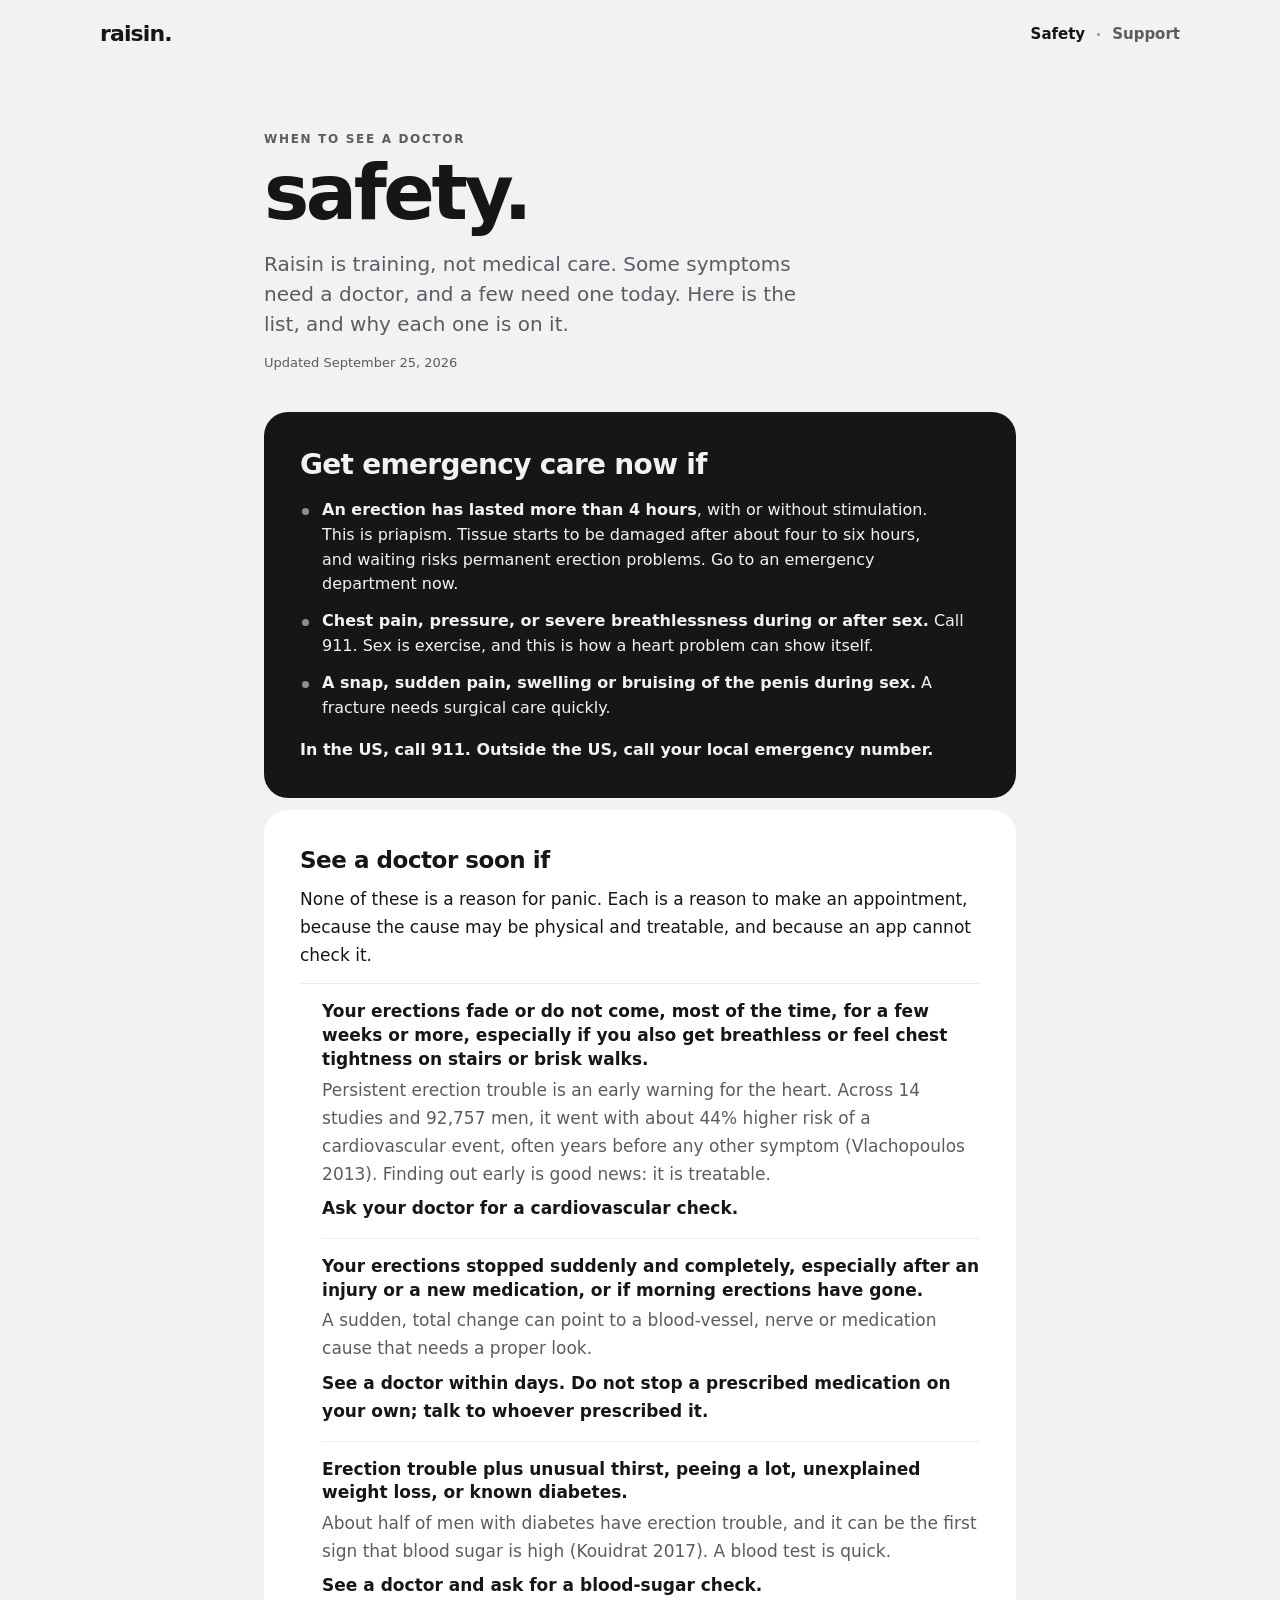
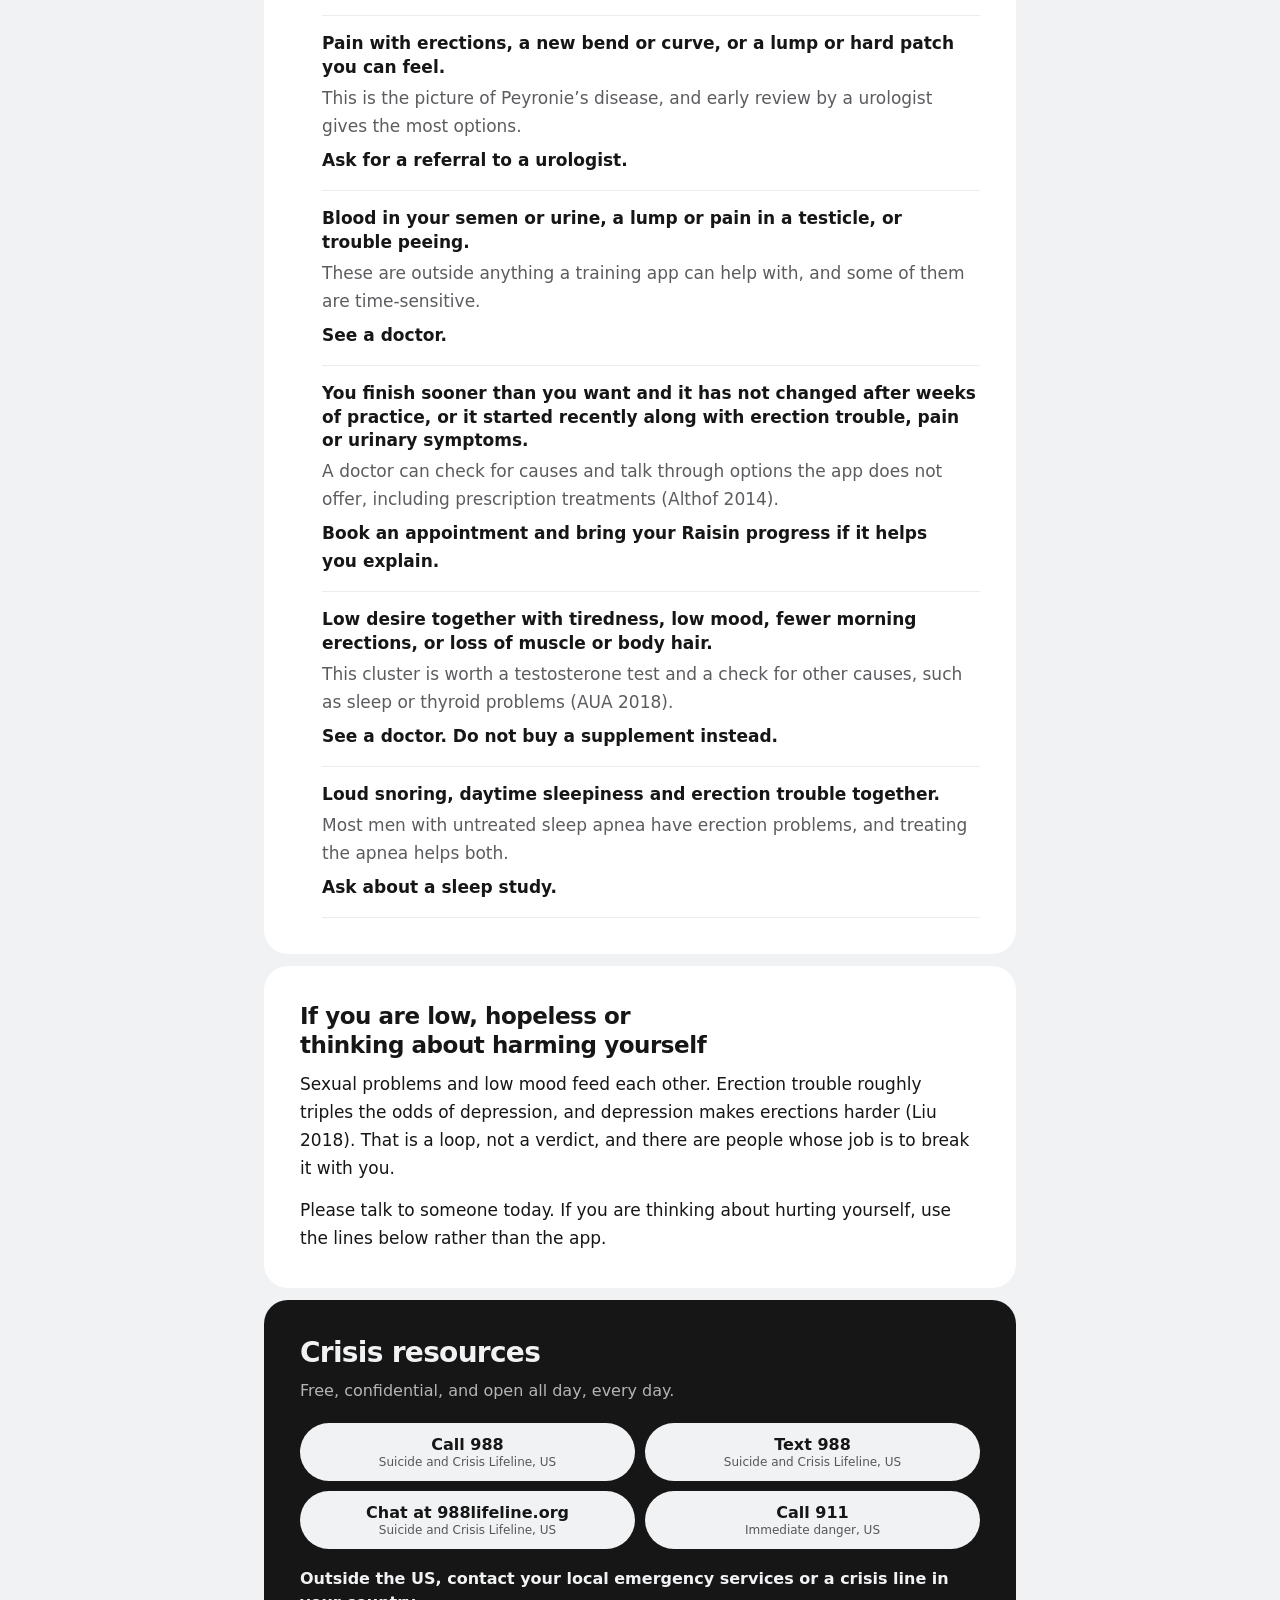
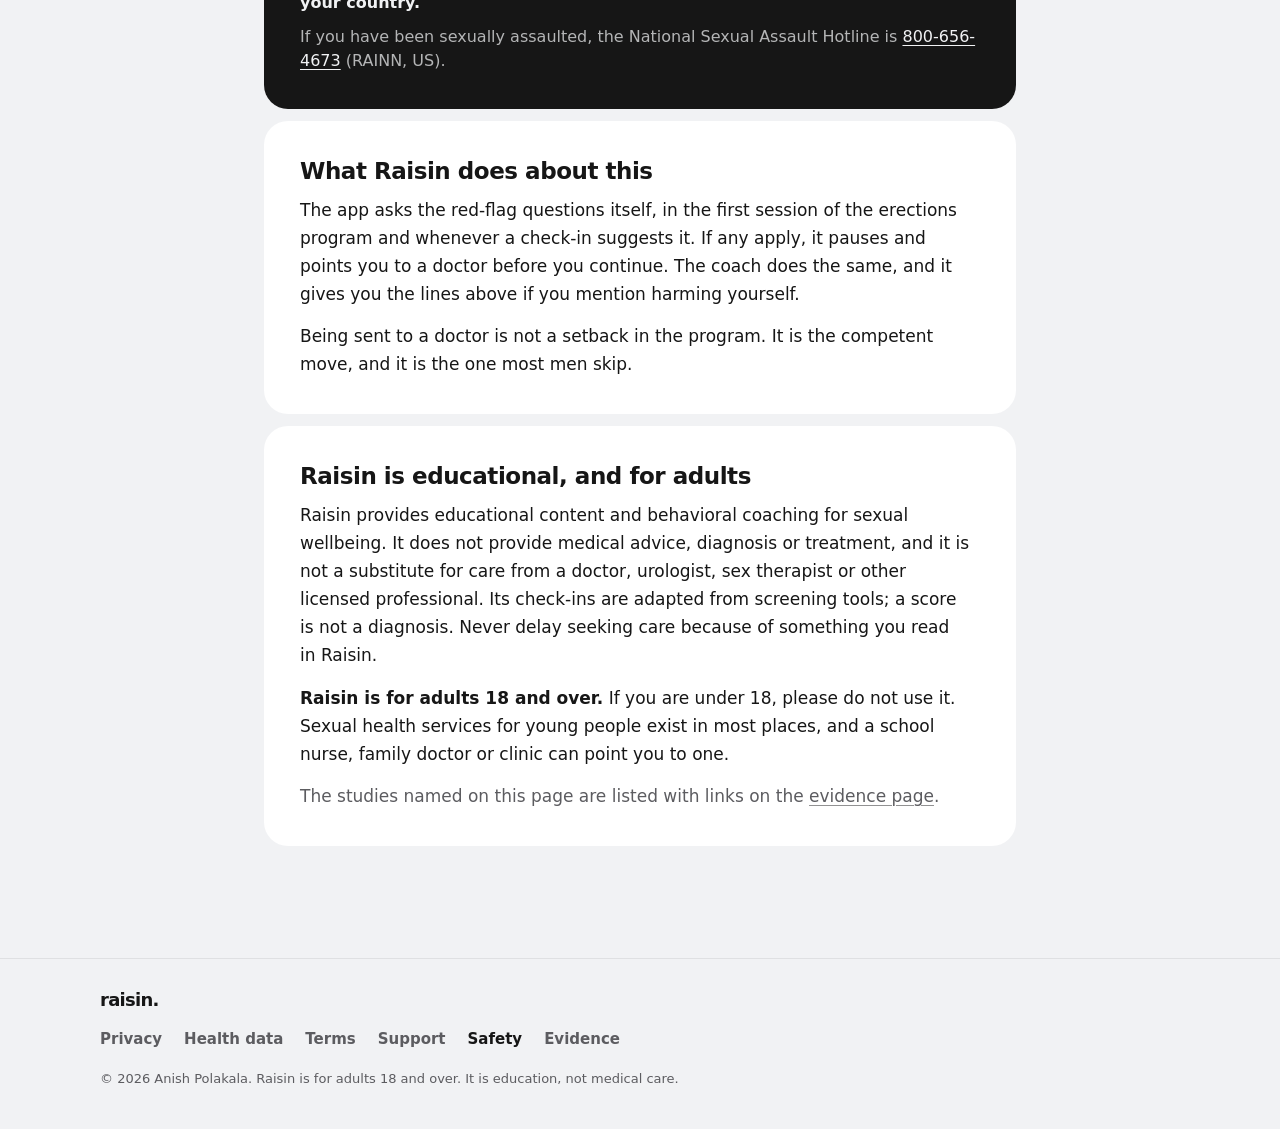
<file: safety/index.html>
<!doctype html>
<html lang="en">
<!-- Same page as ../safety.html so the clean URL /safety/ works. Generated by tools/mirror.py; edit safety.html and re-run it. -->
<head>
<meta charset="utf-8">
<meta name="viewport" content="width=device-width, initial-scale=1">
<title>When to see a doctor · Raisin</title>
<meta name="description" content="Raisin is training, not medical care. The signs that need a doctor, the ones that need emergency care today, and crisis resources. For adults 18 and over.">
<meta name="color-scheme" content="light dark">
<meta name="theme-color" content="#F1F2F4" media="(prefers-color-scheme: light)">
<meta name="theme-color" content="#000000" media="(prefers-color-scheme: dark)">
<meta name="referrer" content="no-referrer">
<meta name="format-detection" content="telephone=no">
<meta http-equiv="Content-Security-Policy" content="default-src 'self'; script-src 'none'; style-src 'self' https://fonts.googleapis.com; font-src https://fonts.gstatic.com; img-src 'self' data:; connect-src 'none'; base-uri 'none'; form-action 'none'; object-src 'none'">
<meta property="og:title" content="When to see a doctor · Raisin">
<meta property="og:description" content="The signs that need a doctor, the ones that need emergency care today, and crisis resources.">
<meta property="og:type" content="website">
<link rel="icon" href="../assets/favicon.svg" type="image/svg+xml">
<link rel="preconnect" href="https://fonts.googleapis.com">
<link rel="preconnect" href="https://fonts.gstatic.com" crossorigin>
<link rel="stylesheet" href="https://fonts.googleapis.com/css2?family=Figtree:wght@400;500;600;700;800&display=swap">
<link rel="stylesheet" href="../assets/site.css">
</head>
<body>
<a class="skip-link" href="#main">Skip to content</a>
<header class="site-header">
  <div class="wrap site-header__inner">
    <a class="wordmark" href="../">raisin.</a>
    <nav class="site-nav" aria-label="Main">
      <ul>
        <li><a href="../safety.html" aria-current="page">Safety</a></li>
        <li><a href="../support.html">Support</a></li>
      </ul>
    </nav>
  </div>
</header>
<main id="main">
  <div class="page-head wrap--doc">
    <p class="eyebrow">When to see a doctor</p>
    <h1 class="page-title">safety.</h1>
    <p class="lede">Raisin is training, not medical care. Some symptoms need a doctor, and a few need one today. Here is the list, and why each one is on it.</p>
    <p class="meta">Updated September 25, 2026</p>
  </div>
  <div class="wrap--doc stack">
    <section class="card card--inverse crisis" aria-labelledby="urgent-title">
      <h2 id="urgent-title">Get emergency care now if</h2>
      <ul class="summary">
        <li><strong>An erection has lasted more than 4 hours</strong>, with or without stimulation. This is priapism. Tissue starts to be damaged after about four to six hours, and waiting risks permanent erection problems. Go to an emergency department now.</li>
        <li><strong>Chest pain, pressure, or severe breathlessness during or after sex.</strong> Call 911. Sex is exercise, and this is how a heart problem can show itself.</li>
        <li><strong>A snap, sudden pain, swelling or bruising of the penis during sex.</strong> A fracture needs surgical care quickly.</li>
      </ul>
      <p class="crisis__danger">In the US, call 911. Outside the US, call your local emergency number.</p>
    </section>

    <section class="card prose" id="doctor" aria-labelledby="doctor-title">
      <h2 id="doctor-title">See a doctor soon if</h2>
      <p>None of these is a reason for panic. Each is a reason to make an appointment, because the cause may be physical and treatable, and because an app cannot check it.</p>
      <ul class="flags">
        <li>
          <p class="flag__what">Your erections fade or do not come, most of the time, for a few weeks or more, especially if you also get breathless or feel chest tightness on stairs or brisk walks.</p>
          <p class="flag__why">Persistent erection trouble is an early warning for the heart. Across 14 studies and 92,757 men, it went with about 44% higher risk of a cardiovascular event, often years before any other symptom (Vlachopoulos 2013). Finding out early is good news: it is treatable.</p>
          <p class="flag__do">Ask your doctor for a cardiovascular check.</p>
        </li>
        <li>
          <p class="flag__what">Your erections stopped suddenly and completely, especially after an injury or a new medication, or if morning erections have gone.</p>
          <p class="flag__why">A sudden, total change can point to a blood-vessel, nerve or medication cause that needs a proper look.</p>
          <p class="flag__do">See a doctor within days. Do not stop a prescribed medication on your own; talk to whoever prescribed it.</p>
        </li>
        <li>
          <p class="flag__what">Erection trouble plus unusual thirst, peeing a lot, unexplained weight loss, or known diabetes.</p>
          <p class="flag__why">About half of men with diabetes have erection trouble, and it can be the first sign that blood sugar is high (Kouidrat 2017). A blood test is quick.</p>
          <p class="flag__do">See a doctor and ask for a blood-sugar check.</p>
        </li>
        <li>
          <p class="flag__what">Pain with erections, a new bend or curve, or a lump or hard patch you can feel.</p>
          <p class="flag__why">This is the picture of Peyronie’s disease, and early review by a urologist gives the most options.</p>
          <p class="flag__do">Ask for a referral to a urologist.</p>
        </li>
        <li>
          <p class="flag__what">Blood in your semen or urine, a lump or pain in a testicle, or trouble peeing.</p>
          <p class="flag__why">These are outside anything a training app can help with, and some of them are time-sensitive.</p>
          <p class="flag__do">See a doctor.</p>
        </li>
        <li>
          <p class="flag__what">You finish sooner than you want and it has not changed after weeks of practice, or it started recently along with erection trouble, pain or urinary symptoms.</p>
          <p class="flag__why">A doctor can check for causes and talk through options the app does not offer, including prescription treatments (Althof 2014).</p>
          <p class="flag__do">Book an appointment and bring your Raisin progress if it helps you explain.</p>
        </li>
        <li>
          <p class="flag__what">Low desire together with tiredness, low mood, fewer morning erections, or loss of muscle or body hair.</p>
          <p class="flag__why">This cluster is worth a testosterone test and a check for other causes, such as sleep or thyroid problems (AUA 2018).</p>
          <p class="flag__do">See a doctor. Do not buy a supplement instead.</p>
        </li>
        <li>
          <p class="flag__what">Loud snoring, daytime sleepiness and erection trouble together.</p>
          <p class="flag__why">Most men with untreated sleep apnea have erection problems, and treating the apnea helps both.</p>
          <p class="flag__do">Ask about a sleep study.</p>
        </li>
      </ul>
    </section>

    <section class="card prose" id="mind" aria-labelledby="mind-title">
      <h2 id="mind-title">If you are low, hopeless or thinking about harming yourself</h2>
      <p>Sexual problems and low mood feed each other. Erection trouble roughly triples the odds of depression, and depression makes erections harder (Liu 2018). That is a loop, not a verdict, and there are people whose job is to break it with you.</p>
      <p>Please talk to someone today. If you are thinking about hurting yourself, use the lines below rather than the app.</p>
    </section>

    <section class="card card--inverse crisis" aria-labelledby="crisis-title">
      <h2 id="crisis-title">Crisis resources</h2>
      <p class="crisis__intro">Free, confidential, and open all day, every day.</p>
      <ul class="crisis__lines">
        <li><a class="btn btn--light" href="tel:988">Call 988<span class="visually-hidden">, </span><small>Suicide and Crisis Lifeline, US</small></a></li>
        <li><a class="btn btn--light" href="sms:988">Text 988<span class="visually-hidden">, </span><small>Suicide and Crisis Lifeline, US</small></a></li>
        <li><a class="btn btn--light" href="https://988lifeline.org/">Chat at 988lifeline.org<span class="visually-hidden">, </span><small>Suicide and Crisis Lifeline, US</small></a></li>
        <li><a class="btn btn--light" href="tel:911">Call 911<span class="visually-hidden">, </span><small>Immediate danger, US</small></a></li>
      </ul>
      <p class="crisis__danger">Outside the US, contact your local emergency services or a crisis line in your country.</p>
      <p class="crisis__intro">If you have been sexually assaulted, the National Sexual Assault Hotline is <a href="tel:18006564673">800-656-4673</a> (RAINN, US).</p>
    </section>

    <section class="card prose" id="what-raisin-does" aria-labelledby="does-title">
      <h2 id="does-title">What Raisin does about this</h2>
      <p>The app asks the red-flag questions itself, in the first session of the erections program and whenever a check-in suggests it. If any apply, it pauses and points you to a doctor before you continue. The coach does the same, and it gives you the lines above if you mention harming yourself.</p>
      <p>Being sent to a doctor is not a setback in the program. It is the competent move, and it is the one most men skip.</p>
    </section>

    <section class="card prose" id="educational" aria-labelledby="edu-title">
      <h2 id="edu-title">Raisin is educational, and for adults</h2>
      <p>Raisin provides educational content and behavioral coaching for sexual wellbeing. It does not provide medical advice, diagnosis or treatment, and it is not a substitute for care from a doctor, urologist, sex therapist or other licensed professional. Its check-ins are adapted from screening tools; a score is not a diagnosis. Never delay seeking care because of something you read in Raisin.</p>
      <p><strong>Raisin is for adults 18 and over.</strong> If you are under 18, please do not use it. Sexual health services for young people exist in most places, and a school nurse, family doctor or clinic can point you to one.</p>
      <p class="muted">The studies named on this page are listed with links on the <a href="../evidence.html">evidence page</a>.</p>
    </section>
  </div>
</main>
<footer class="site-footer">
  <div class="wrap site-footer__inner">
    <a class="wordmark wordmark--sm" href="../">raisin.</a>
    <nav aria-label="Legal and help">
      <ul class="footer-links">
        <li><a href="../privacy.html">Privacy</a></li>
        <li><a href="../health-data.html">Health data</a></li>
        <li><a href="../terms.html">Terms</a></li>
        <li><a href="../support.html">Support</a></li>
        <li><a href="../safety.html" aria-current="page">Safety</a></li>
        <li><a href="../evidence.html">Evidence</a></li>
      </ul>
    </nav>
    <p class="copyright">&copy; 2026 Anish Polakala. Raisin is for adults 18 and over. It is education, not medical care.</p>
  </div>
</footer>
</body>
</html>
</file>
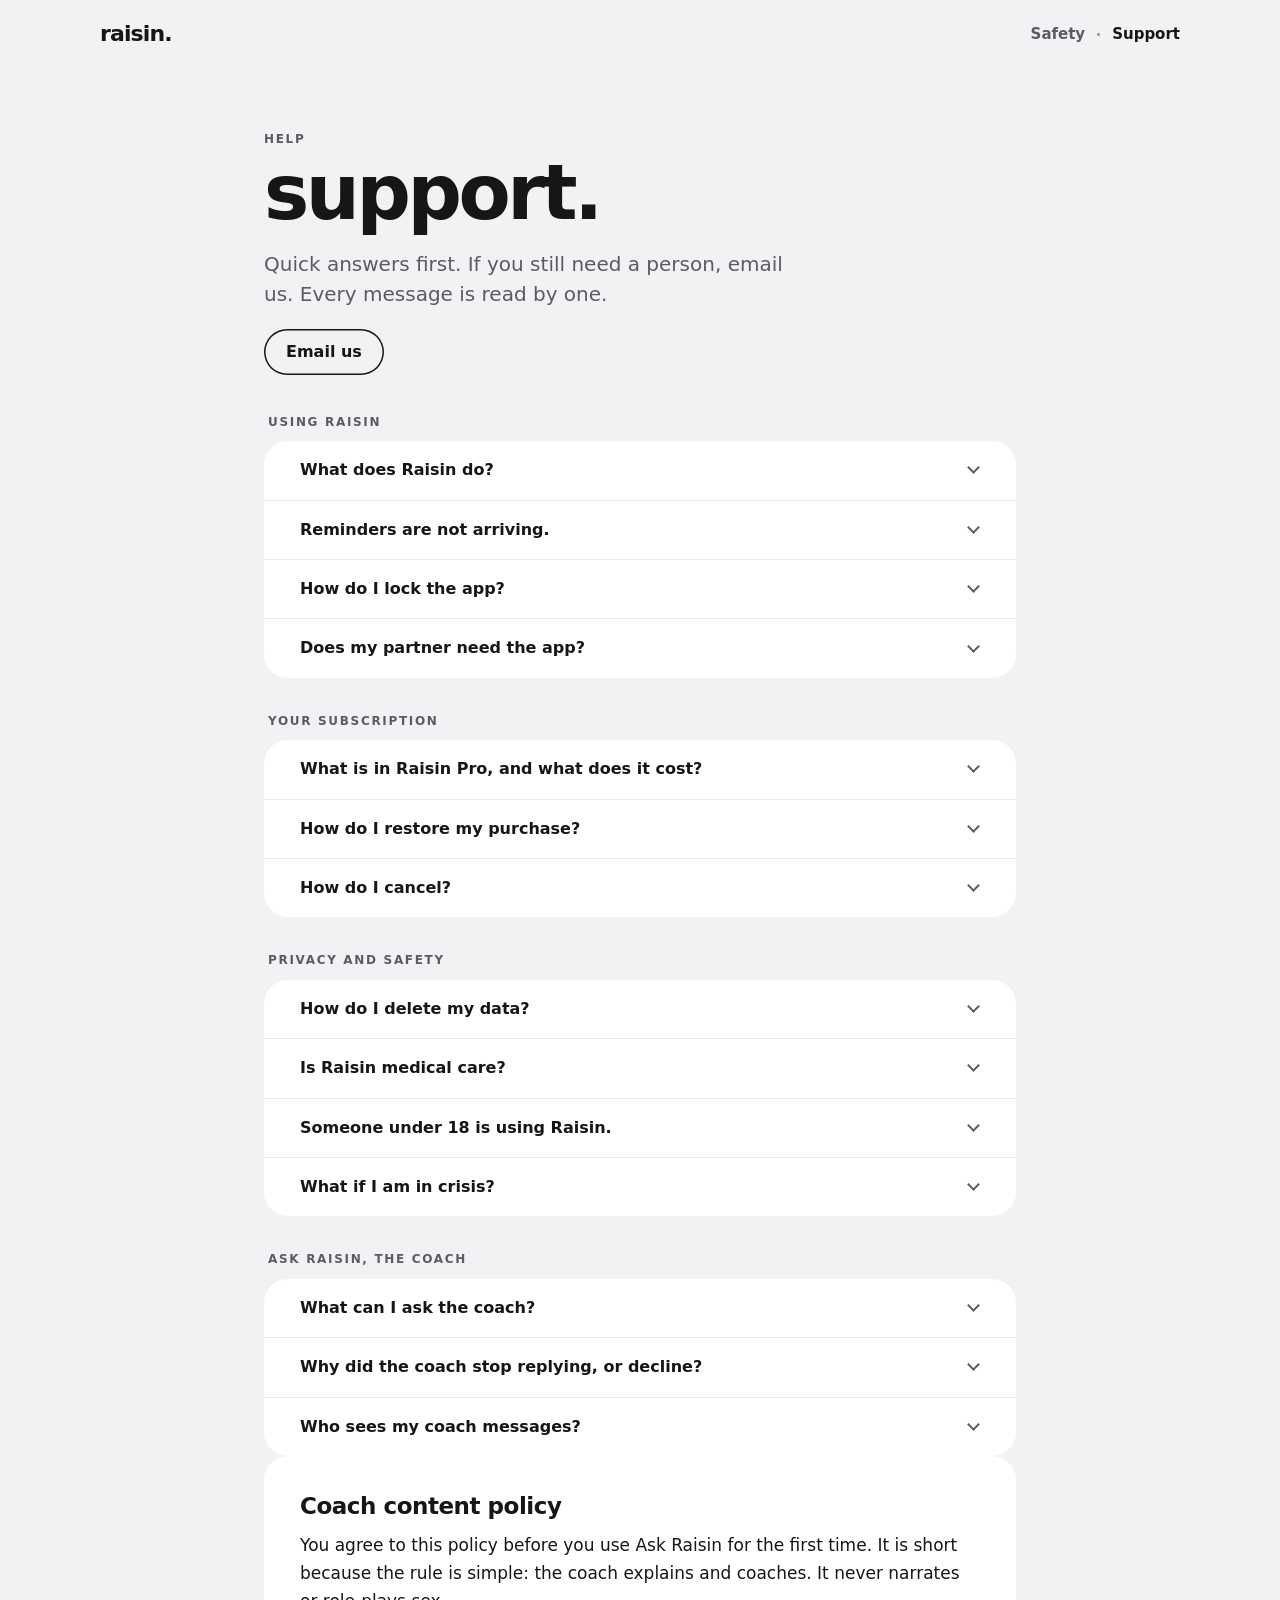
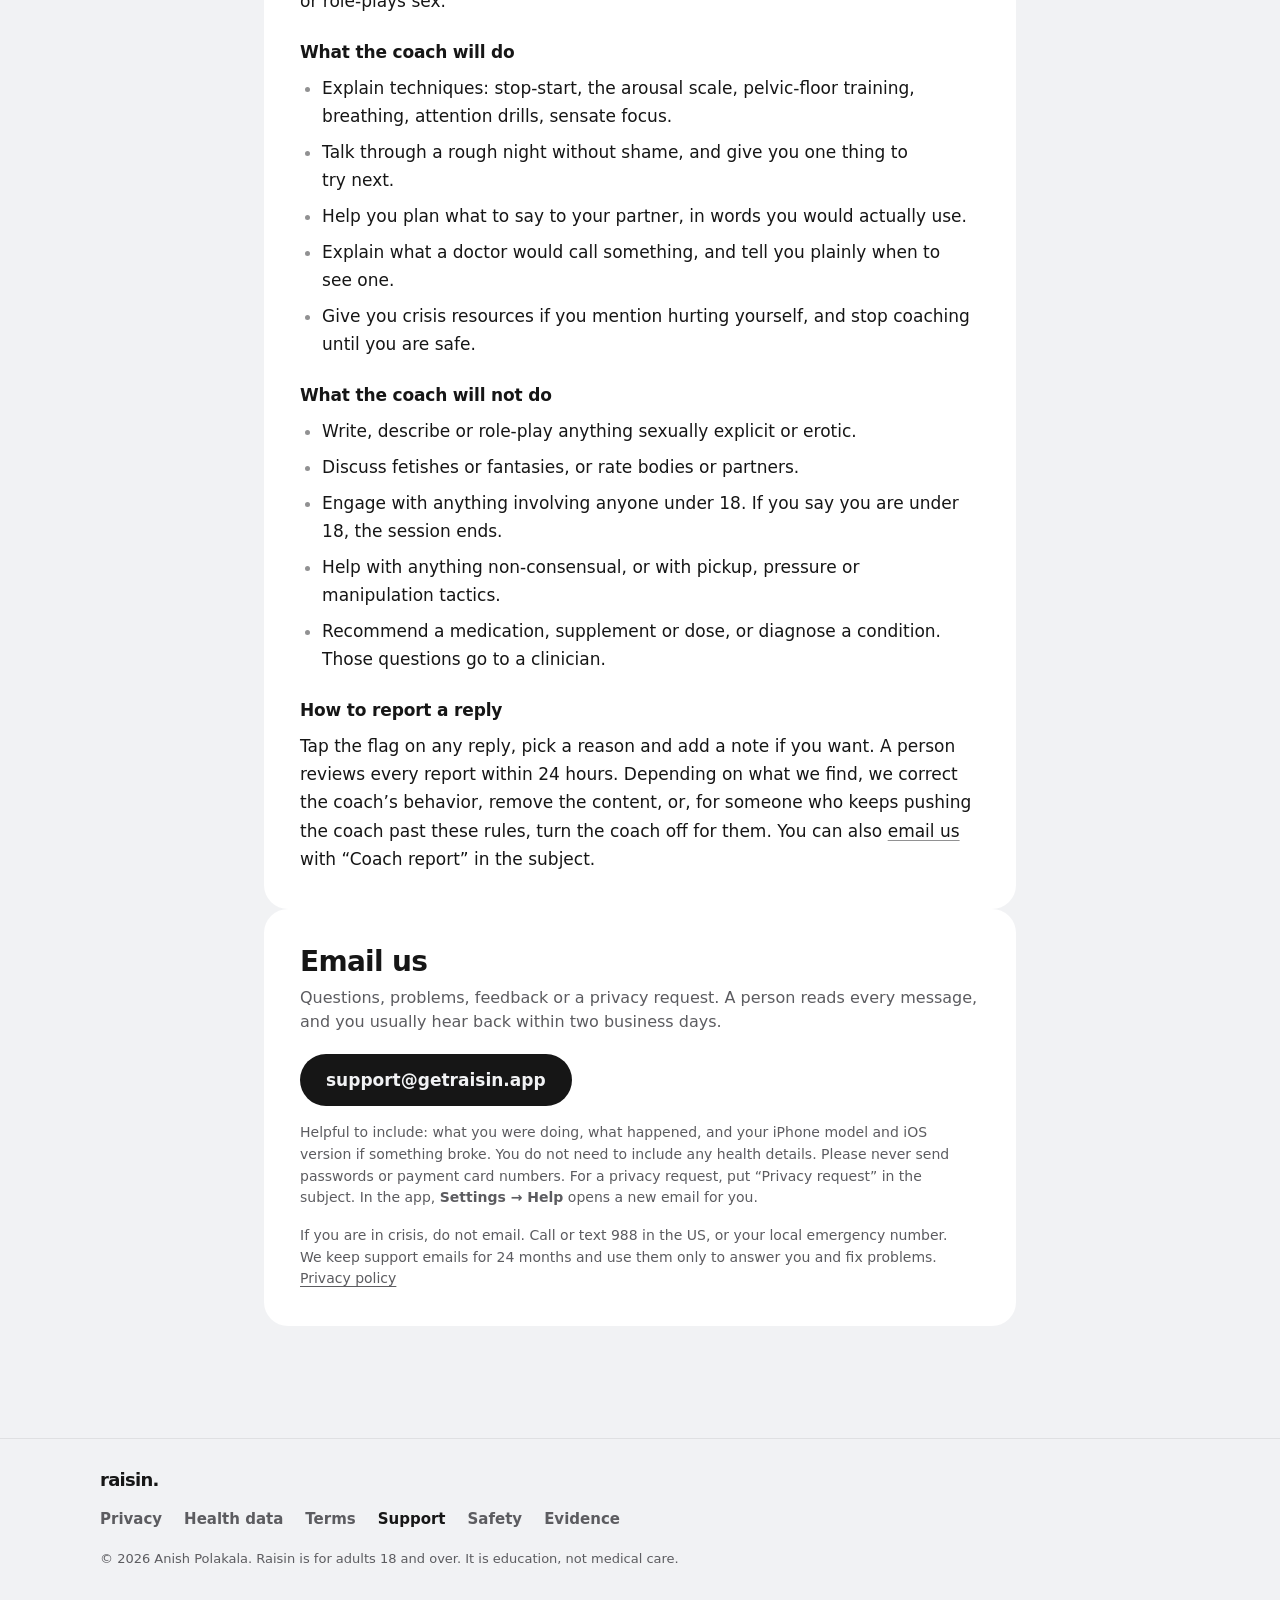
<file: support/index.html>
<!doctype html>
<html lang="en">
<!-- Same page as ../support.html so the clean URL /support/ works. Generated by tools/mirror.py; edit support.html and re-run it. -->
<head>
<meta charset="utf-8">
<meta name="viewport" content="width=device-width, initial-scale=1">
<title>Support · Raisin</title>
<meta name="description" content="Answers to common questions about Raisin: restoring and cancelling Raisin Pro, deleting your data, reminders, app lock and the AI coach. Plus how to reach a person.">
<meta name="color-scheme" content="light dark">
<meta name="theme-color" content="#F1F2F4" media="(prefers-color-scheme: light)">
<meta name="theme-color" content="#000000" media="(prefers-color-scheme: dark)">
<meta name="referrer" content="no-referrer">
<meta name="format-detection" content="telephone=no">
<meta http-equiv="Content-Security-Policy" content="default-src 'self'; script-src 'none'; style-src 'self' https://fonts.googleapis.com; font-src https://fonts.gstatic.com; img-src 'self' data:; connect-src 'none'; base-uri 'none'; form-action 'none'; object-src 'none'">
<meta property="og:title" content="Support · Raisin">
<meta property="og:description" content="Answers to common questions about Raisin, and how to reach a person.">
<meta property="og:type" content="website">
<link rel="icon" href="../assets/favicon.svg" type="image/svg+xml">
<link rel="preconnect" href="https://fonts.googleapis.com">
<link rel="preconnect" href="https://fonts.gstatic.com" crossorigin>
<link rel="stylesheet" href="https://fonts.googleapis.com/css2?family=Figtree:wght@400;500;600;700;800&display=swap">
<link rel="stylesheet" href="../assets/site.css">
</head>
<body>
<a class="skip-link" href="#main">Skip to content</a>
<header class="site-header">
  <div class="wrap site-header__inner">
    <a class="wordmark" href="../">raisin.</a>
    <nav class="site-nav" aria-label="Main">
      <ul>
        <li><a href="../safety.html">Safety</a></li>
        <li><a href="../support.html" aria-current="page">Support</a></li>
      </ul>
    </nav>
  </div>
</header>
<main id="main">
  <div class="page-head wrap--doc">
    <p class="eyebrow">Help</p>
    <h1 class="page-title">support.</h1>
    <p class="lede">Quick answers first. If you still need a person, email us. Every message is read by one.</p>
    <p class="jump"><a class="btn btn--secondary" href="#contact">Email us</a></p>
  </div>
  <div class="wrap--doc">
    <h2 class="eyebrow group-title">Using Raisin</h2>
    <div class="card faq">
      <details id="what">
        <summary>What does Raisin do?</summary>
        <div class="faq__body prose">
          <p>Raisin is a training app for men’s sex lives. Pick a program: Last Longer, Stronger and Calmer, First Time, Desire and Drive, or Better Together. Each day there is one short session: a lesson, a timed drill, a reflection or a check-in. Two to twelve minutes. The app runs the timers and the cues. You do the practice.</p>
          <p>Raisin Pro adds every program, every drill and Ask Raisin, an AI coach. Raisin is education, not medical care, and it is for adults 18 and over.</p>
        </div>
      </details>
      <details id="notifications">
        <summary>Reminders are not arriving.</summary>
        <div class="faq__body prose">
          <p>Reminders are scheduled on your phone, not sent from a server. Check these in order:</p>
          <ol>
            <li>In Raisin, open <span class="path">Settings → Reminders</span> and make sure they are on, at the time you want.</li>
            <li>In iOS, open <span class="path">Settings → Notifications → Raisin</span> and turn on Allow Notifications.</li>
            <li>A Focus mode (Sleep, Do Not Disturb, Work) can silence Raisin. Add Raisin to that Focus’s allowed apps, or schedule the reminder outside it.</li>
            <li>If Raisin is in your Scheduled Summary, reminders wait for the summary time. Take it out of the summary to get them at the set time.</li>
            <li>Open the app now and then. iOS can drop pending reminders for apps that have not been opened in a long time. Opening Raisin schedules the next month again.</li>
          </ol>
          <p>Reminders are discreet on purpose. They never mention sex, erections or what the app is for.</p>
        </div>
      </details>
      <details id="app-lock">
        <summary>How do I lock the app?</summary>
        <div class="faq__body prose">
          <p>Open <span class="path">Settings → App lock</span> and turn it on. Raisin then asks for Face ID, Touch ID or your iPhone passcode when you open it, and again when you come back after a minute away.</p>
          <p>Your iPhone does the check. Raisin never sees your face, your fingerprint or your passcode. If Face ID does not recognize you, enter your passcode. To turn app lock off, unlock first, then switch it off in the same place.</p>
        </div>
      </details>
      <details id="partner">
        <summary>Does my partner need the app?</summary>
        <div class="faq__body prose">
          <p>No. Partner sessions run from your phone. Some sessions are built for two; the app tells you which, and every one of them has a solo version if your partner is not up for it that day. Raisin never contacts your partner.</p>
        </div>
      </details>
    </div>

    <h2 class="eyebrow group-title">Your subscription</h2>
    <div class="card faq">
      <details id="pro">
        <summary>What is in Raisin Pro, and what does it cost?</summary>
        <div class="faq__body prose">
          <p>Raisin Pro unlocks all programs, all guided drills and Ask Raisin. Two plans, billed through Apple:</p>
          <ul>
            <li><strong>Yearly:</strong> $59.99 per year, with a 7-day free trial for new subscribers.</li>
            <li><strong>Monthly:</strong> $14.99 per month.</li>
          </ul>
          <p>Both renew automatically until you cancel. The free trial turns into a paid yearly subscription unless you cancel at least 24 hours before it ends. Full details are in the <a href="../terms.html#subscriptions">terms</a>.</p>
        </div>
      </details>
      <details id="restore">
        <summary>How do I restore my purchase?</summary>
        <div class="faq__body prose">
          <p>If you subscribed but Raisin is not showing Pro, for example after reinstalling, on a new iPhone, or after deleting your data:</p>
          <ol>
            <li>Make sure you are signed in to the App Store with the Apple Account you subscribed with.</li>
            <li>In Raisin, open <span class="path">Settings → Subscription</span> and tap Restore purchases.</li>
          </ol>
          <p>Pro follows your Apple Account, so it comes back. Your progress does not, if you deleted your data. Still not working? <a href="#contact">Email us</a> with the date you subscribed and we will help.</p>
        </div>
      </details>
      <details id="cancel">
        <summary>How do I cancel?</summary>
        <div class="faq__body prose">
          <p>Apple manages Raisin Pro subscriptions. On your iPhone:</p>
          <ol>
            <li>Open Settings and tap your name at the top.</li>
            <li>Tap Subscriptions, then Raisin Pro.</li>
            <li>Tap Cancel Subscription, or Cancel Free Trial.</li>
          </ol>
          <p>Cancel at least 24 hours before your renewal or trial end date to avoid the next charge. You keep Pro until the end of the period you have paid for. Deleting the app does not cancel a subscription, and neither does deleting your data.</p>
          <p>Apple handles all refunds. Request one at <a href="https://reportaproblem.apple.com">reportaproblem.apple.com</a>. We cannot issue refunds ourselves.</p>
        </div>
      </details>
    </div>

    <h2 class="eyebrow group-title">Privacy and safety</h2>
    <div class="card faq">
      <details id="delete-data">
        <summary>How do I delete my data?</summary>
        <div class="faq__body prose">
          <p>Open <span class="path">Settings → Delete my data</span> and confirm. Everything tied to your device is deleted from our servers within 24 hours: answers, check-ins, logs, assessments and coach conversations. The app resets. It cannot be undone.</p>
          <p>Deleting the app from your phone does not delete your data from our servers, and deleting your data does not cancel a subscription. If you no longer have the app or the phone, <a href="#contact">email us</a> and we will delete within 30 days. Details are in the <a href="../privacy.html#delete">privacy policy</a>.</p>
        </div>
      </details>
      <details id="medical">
        <summary>Is Raisin medical care?</summary>
        <div class="faq__body prose">
          <p>No. Raisin is education and behavioral training. It does not diagnose or treat anything, and it never suggests a drug or a dose. The check-ins are adapted from screening questions doctors use; a score is not a diagnosis.</p>
          <p>Erection and ejaculation problems can have physical causes, and some of them matter for your heart. If yours is persistent, painful or sudden, see a doctor. The <a href="../safety.html">safety page</a> lists the signs, and why.</p>
        </div>
      </details>
      <details id="under-18">
        <summary>Someone under 18 is using Raisin.</summary>
        <div class="faq__body prose">
          <p>Raisin is for adults only. If you think someone under 18 has used it, <a href="#contact">email us</a>. We will delete their data.</p>
        </div>
      </details>
      <details id="crisis">
        <summary>What if I am in crisis?</summary>
        <div class="faq__body prose">
          <p>Please do not wait for a reply here. If you are thinking about hurting yourself, or you are in crisis:</p>
          <ul>
            <li>In the US, call or text <a href="tel:988">988</a> (Suicide and Crisis Lifeline), any time.</li>
            <li>Outside the US, contact your local emergency services or a crisis line near you.</li>
          </ul>
          <p><strong>If you are in immediate danger, call 911 or your local emergency number.</strong></p>
          <p>Raisin is not a crisis service, and email is not read around the clock.</p>
        </div>
      </details>
    </div>

    <h2 class="eyebrow group-title">Ask Raisin, the coach</h2>
    <div class="card faq">
      <details id="coach-what">
        <summary>What can I ask the coach?</summary>
        <div class="faq__body prose">
          <p>Anything a good coach would answer: how a technique works, what to do after a rough night, how to bring something up with your partner, what a doctor would call something and when to see one. It answers in plain words and points you to your program’s next step.</p>
          <p>It is an AI, not a person. It tells you so at the start of every session. It can be wrong, so treat it as coaching, not as medical advice.</p>
        </div>
      </details>
      <details id="coach-limits">
        <summary>Why did the coach stop replying, or decline?</summary>
        <div class="faq__body prose">
          <p><strong>Limits.</strong> Ask Raisin is for Pro subscribers, and there is a daily cap on messages so the service stays reliable for everyone. The coach tells you when you have reached it and when it resets. Very long conversations may be trimmed from the top.</p>
          <p><strong>Declines.</strong> The coach will not write explicit content, discuss fetishes or fantasies, give medication or dosage advice, or diagnose you. It declines, says why, and offers what it can do instead. The full list is in the <a href="#coach-policy">coach content policy</a> below.</p>
          <p><strong>Off.</strong> If you turned the coach off in <span class="path">Settings → Ask Raisin</span>, turn it back on there. You will see the consent screen again.</p>
        </div>
      </details>
      <details id="coach-privacy">
        <summary>Who sees my coach messages?</summary>
        <div class="faq__body prose">
          <p>Your messages are sent to Anthropic, the company whose AI model powers the coach, to generate each reply. That only happens after you agree on the consent screen. Anthropic does not use your messages to train its models under our agreement. Nobody at Raisin reads your conversations unless you report a reply. Details in the <a href="../privacy.html#coach">privacy policy</a>.</p>
        </div>
      </details>
    </div>

    <section class="card prose" id="coach-policy" aria-labelledby="coach-policy-title">
      <h2 id="coach-policy-title">Coach content policy</h2>
      <p>You agree to this policy before you use Ask Raisin for the first time. It is short because the rule is simple: the coach explains and coaches. It never narrates or role-plays sex.</p>
      <h3>What the coach will do</h3>
      <ul>
        <li>Explain techniques: stop-start, the arousal scale, pelvic-floor training, breathing, attention drills, sensate focus.</li>
        <li>Talk through a rough night without shame, and give you one thing to try next.</li>
        <li>Help you plan what to say to your partner, in words you would actually use.</li>
        <li>Explain what a doctor would call something, and tell you plainly when to see one.</li>
        <li>Give you crisis resources if you mention hurting yourself, and stop coaching until you are safe.</li>
      </ul>
      <h3>What the coach will not do</h3>
      <ul>
        <li>Write, describe or role-play anything sexually explicit or erotic.</li>
        <li>Discuss fetishes or fantasies, or rate bodies or partners.</li>
        <li>Engage with anything involving anyone under 18. If you say you are under 18, the session ends.</li>
        <li>Help with anything non-consensual, or with pickup, pressure or manipulation tactics.</li>
        <li>Recommend a medication, supplement or dose, or diagnose a condition. Those questions go to a clinician.</li>
      </ul>
      <h3>How to report a reply</h3>
      <p>Tap the flag on any reply, pick a reason and add a note if you want. A person reviews every report within 24 hours. Depending on what we find, we correct the coach’s behavior, remove the content, or, for someone who keeps pushing the coach past these rules, turn the coach off for them. You can also <a href="#contact">email us</a> with “Coach report” in the subject.</p>
    </section>

    <section class="card contact" id="contact" aria-labelledby="contact-title">
      <h2 id="contact-title">Email us</h2>
      <p class="contact__intro">Questions, problems, feedback or a privacy request. A person reads every message, and you usually hear back within two business days.</p>
      <p class="contact__email"><a class="btn btn--primary" href="mailto:support@getraisin.app">support@getraisin.app</a></p>
      <p class="contact__fine">Helpful to include: what you were doing, what happened, and your iPhone model and iOS version if something broke. You do not need to include any health details. Please never send passwords or payment card numbers. For a privacy request, put “Privacy request” in the subject. In the app, <span class="path">Settings → Help</span> opens a new email for you.</p>
      <p class="contact__fine">If you are in crisis, do not email. Call or text 988 in the US, or your local emergency number. We keep support emails for 24 months and use them only to answer you and fix problems. <a href="../privacy.html">Privacy policy</a></p>
    </section>
  </div>
</main>
<footer class="site-footer">
  <div class="wrap site-footer__inner">
    <a class="wordmark wordmark--sm" href="../">raisin.</a>
    <nav aria-label="Legal and help">
      <ul class="footer-links">
        <li><a href="../privacy.html">Privacy</a></li>
        <li><a href="../health-data.html">Health data</a></li>
        <li><a href="../terms.html">Terms</a></li>
        <li><a href="../support.html" aria-current="page">Support</a></li>
        <li><a href="../safety.html">Safety</a></li>
        <li><a href="../evidence.html">Evidence</a></li>
      </ul>
    </nav>
    <p class="copyright">&copy; 2026 Anish Polakala. Raisin is for adults 18 and over. It is education, not medical care.</p>
  </div>
</footer>
</body>
</html>
</file>
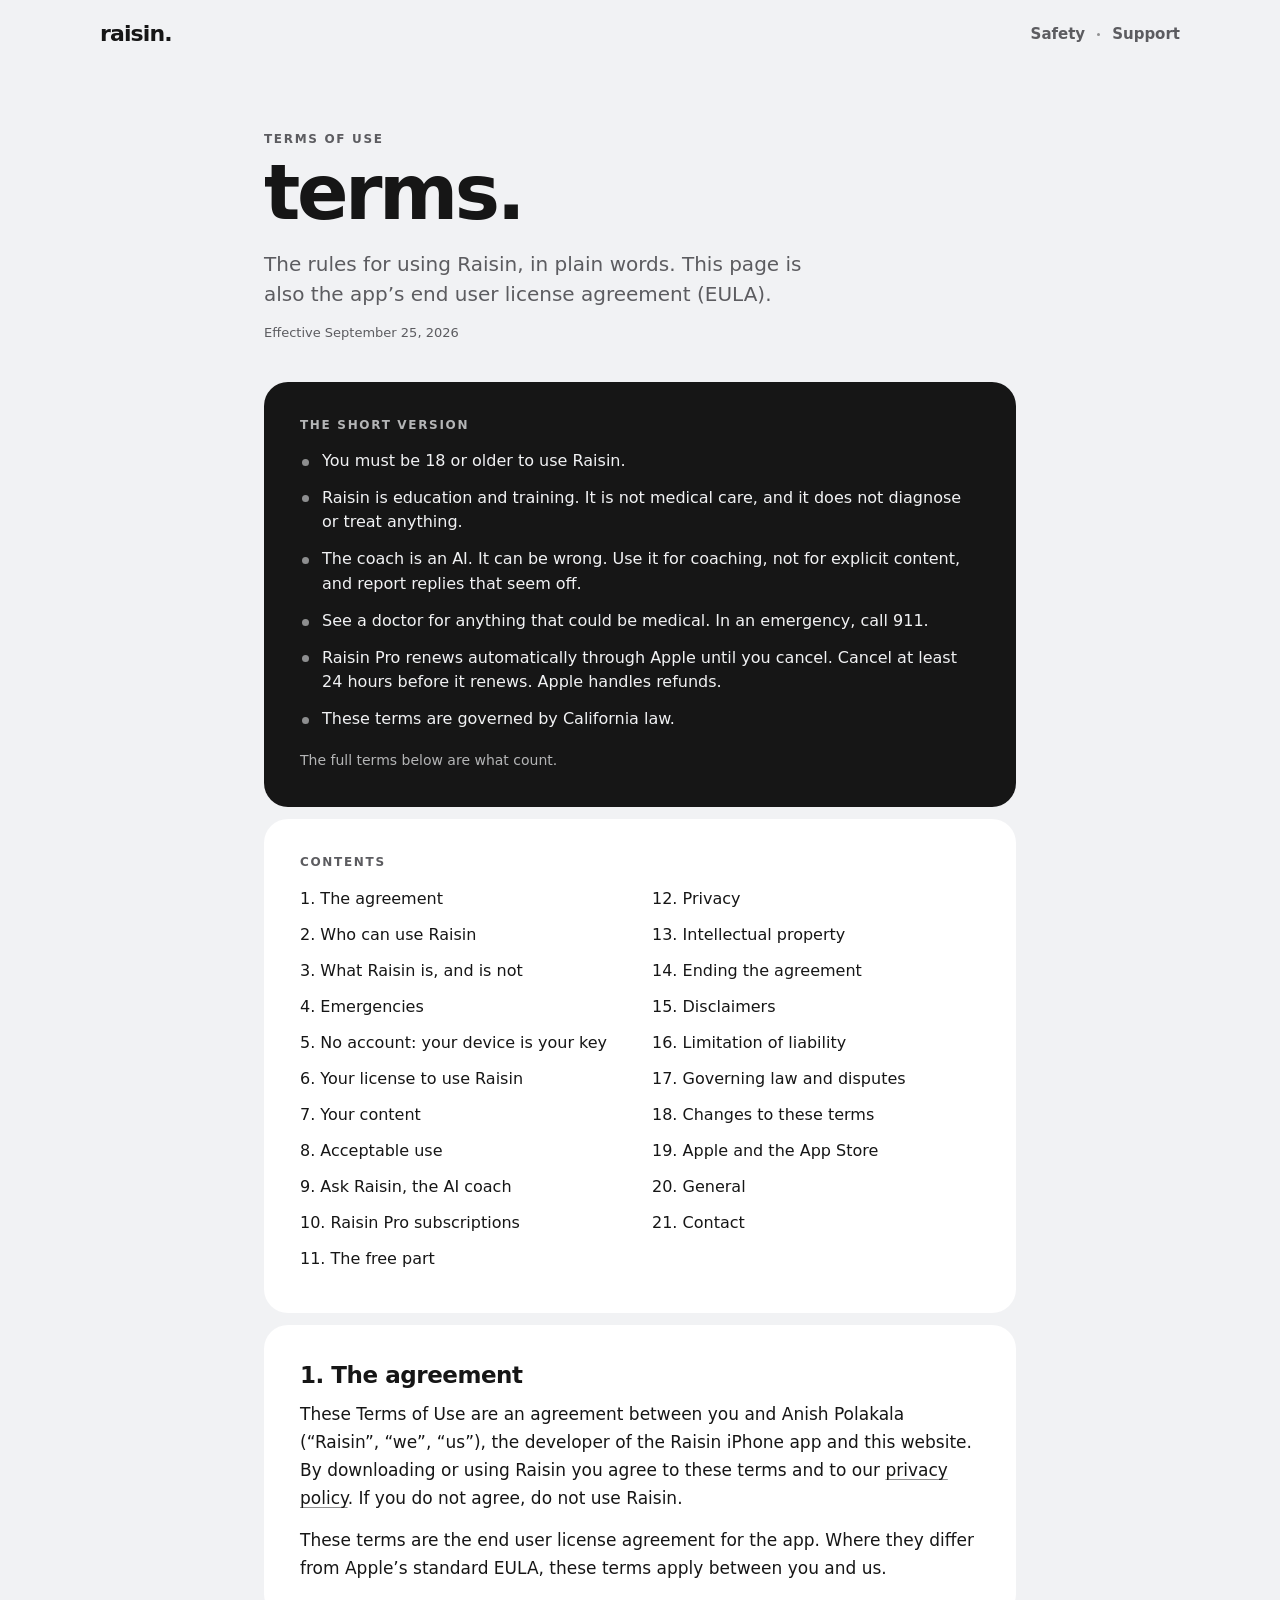
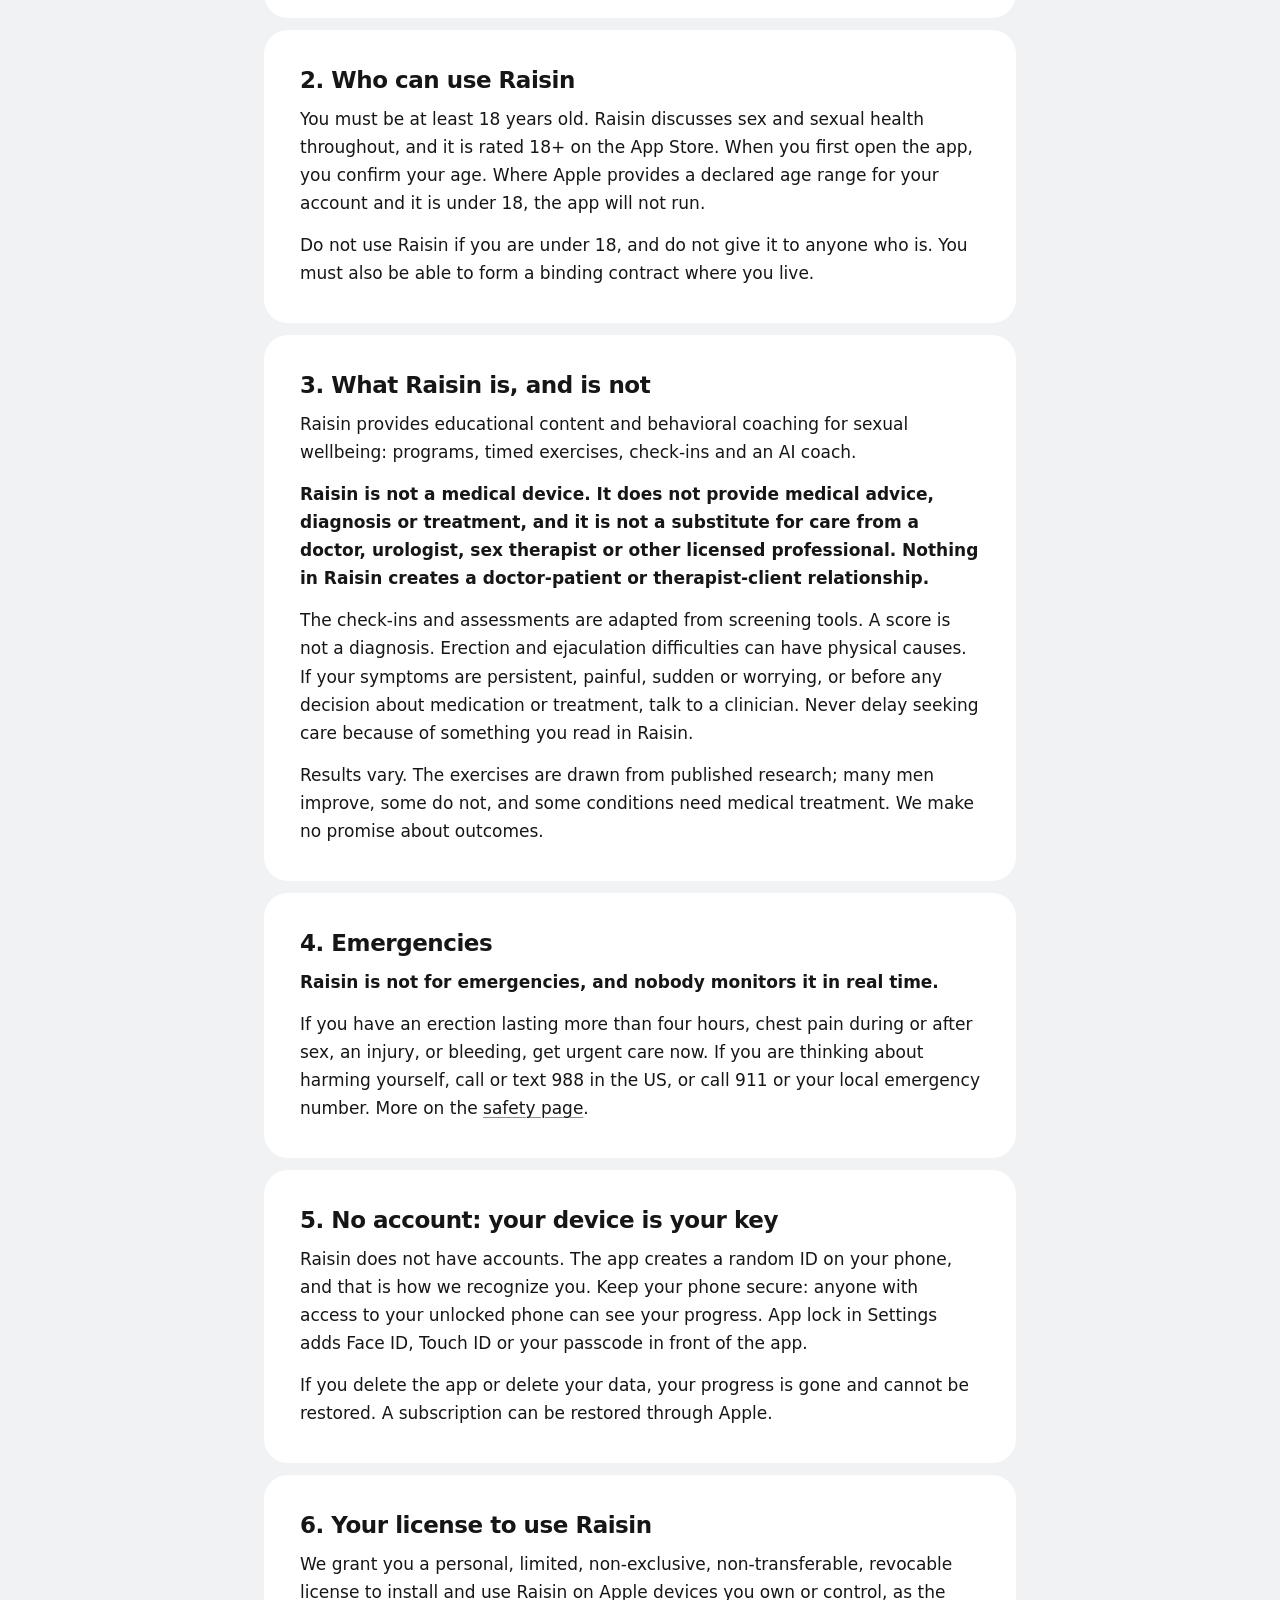
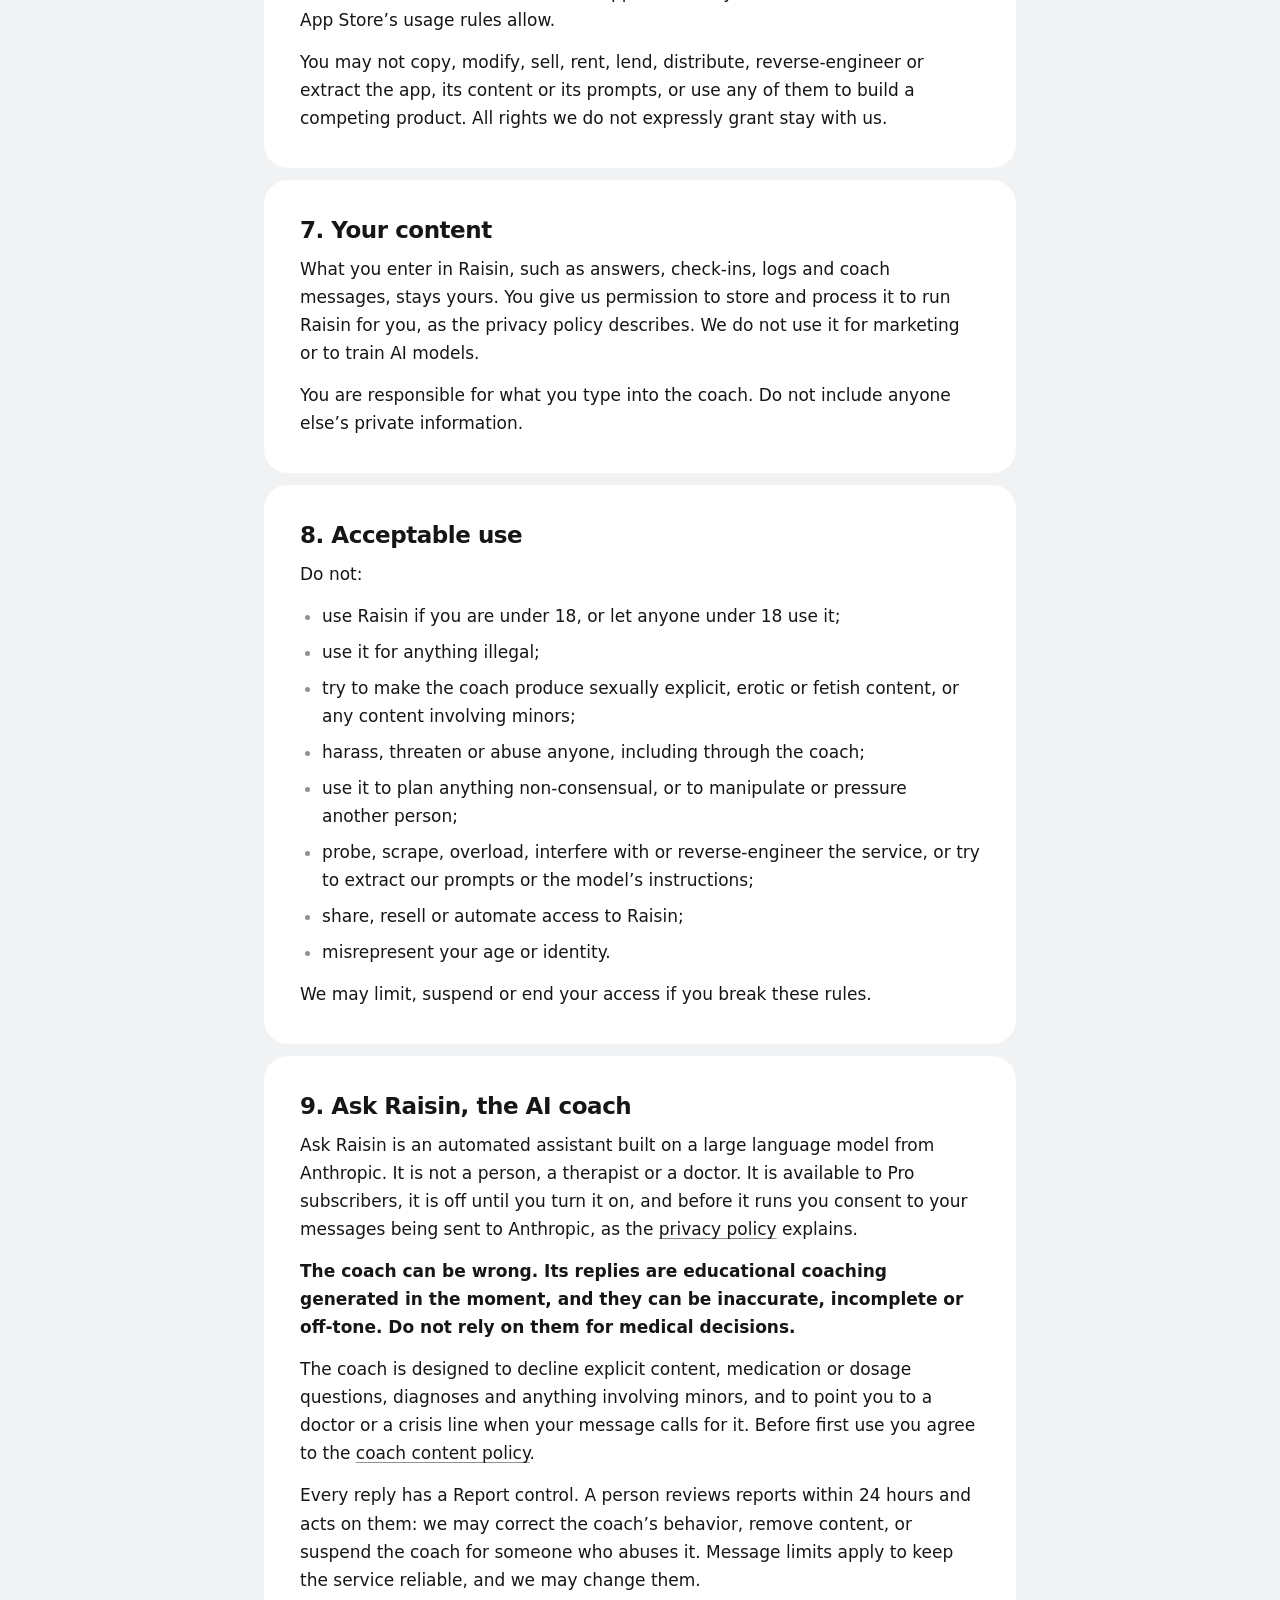
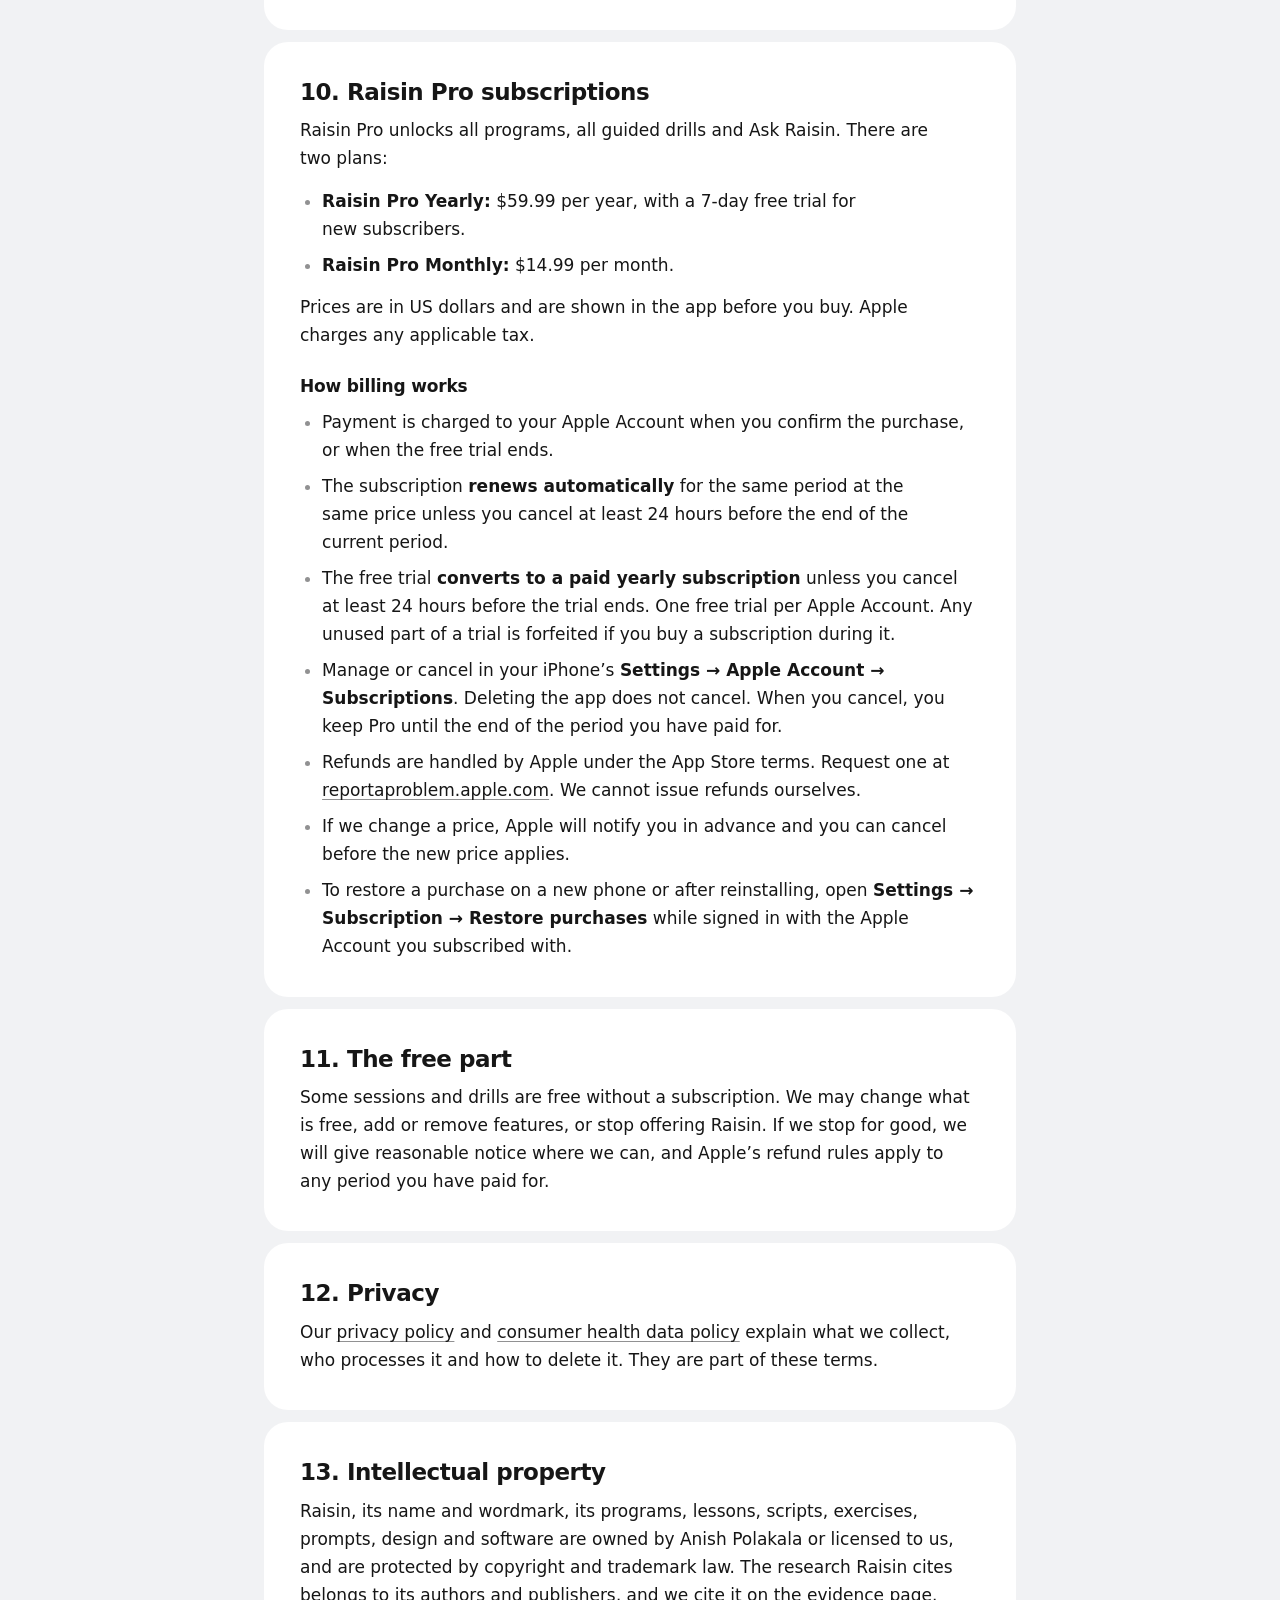
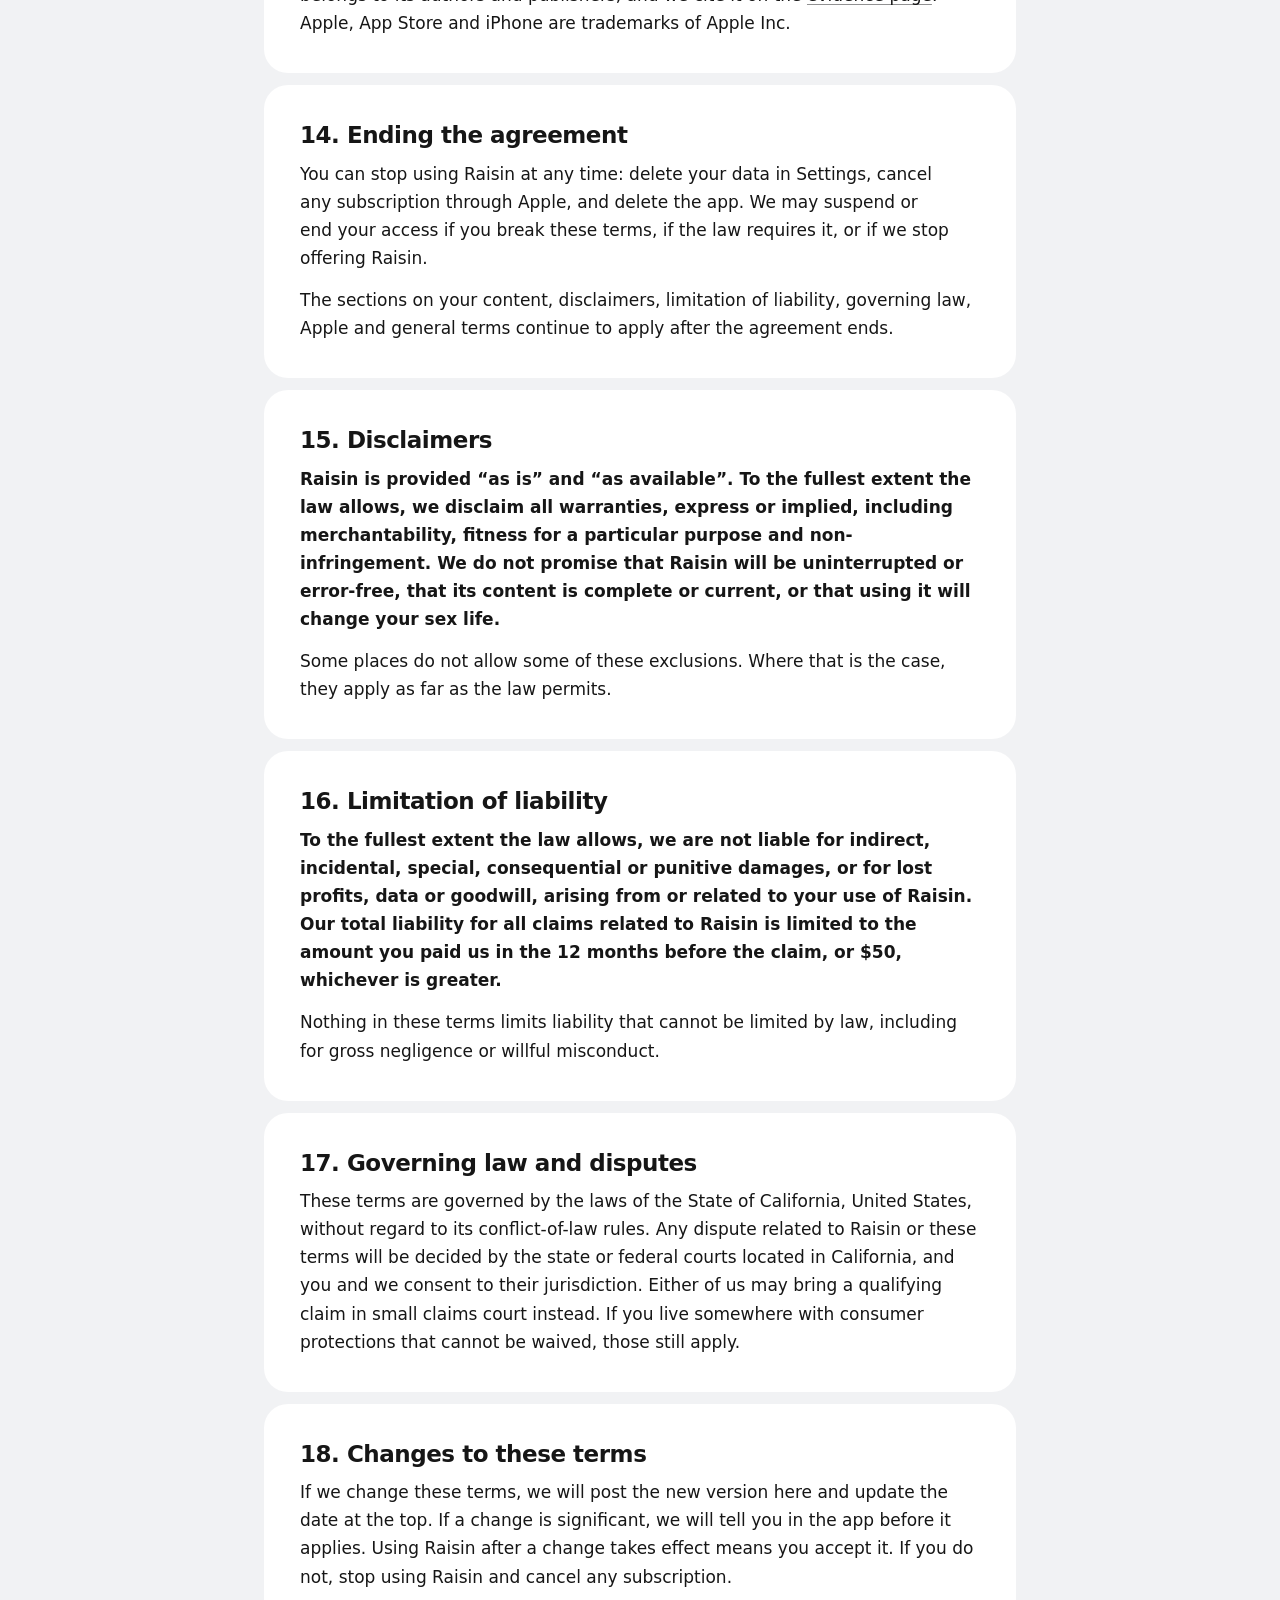
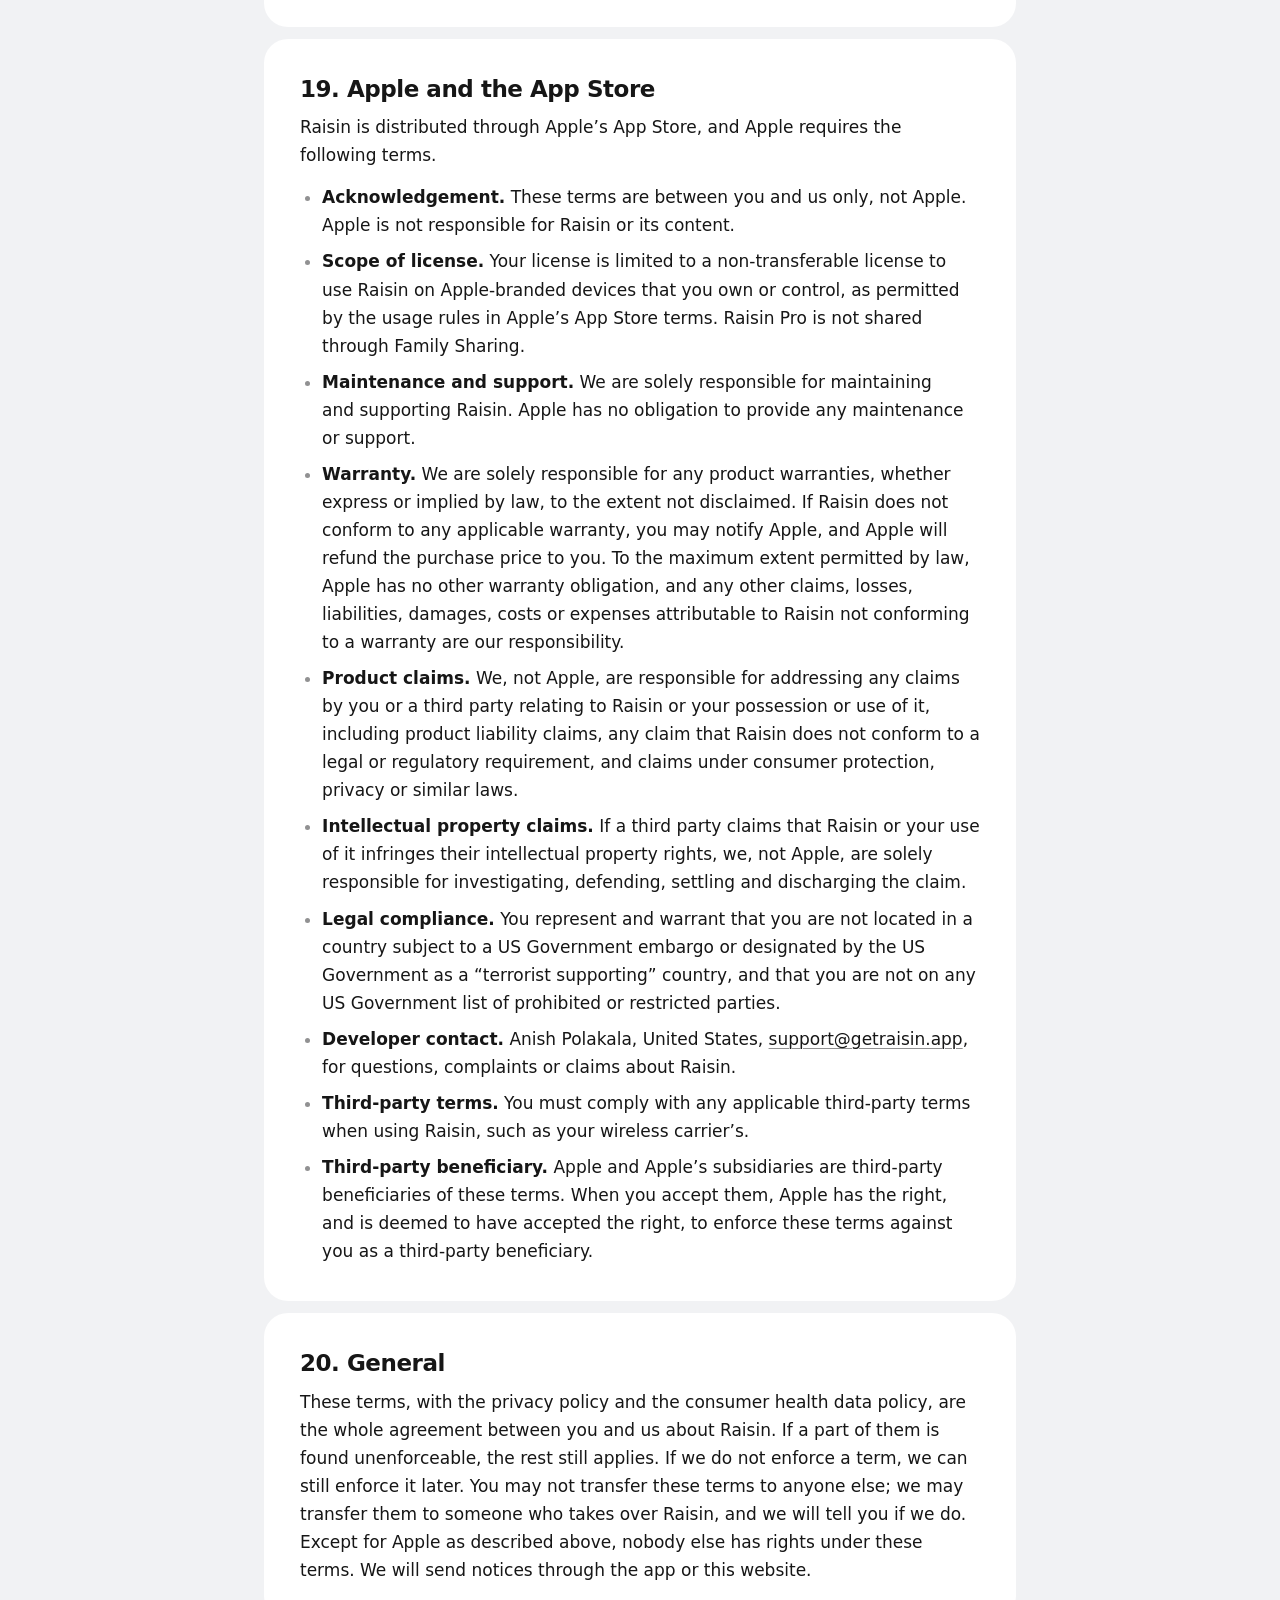
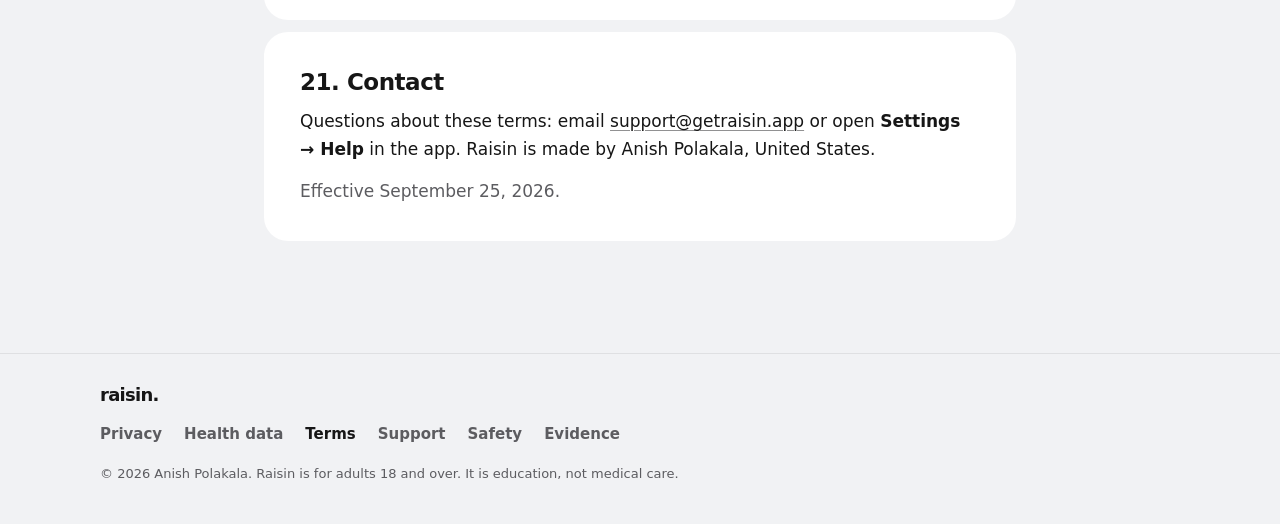
<file: terms/index.html>
<!doctype html>
<html lang="en">
<!-- Same page as ../terms.html so the clean URL /terms/ works. Generated by tools/mirror.py; edit terms.html and re-run it. -->
<head>
<meta charset="utf-8">
<meta name="viewport" content="width=device-width, initial-scale=1">
<title>Terms of use · Raisin</title>
<meta name="description" content="The rules for using Raisin, in plain words: 18 and over, education not medical care, how Raisin Pro billing works, the AI coach, and Apple’s terms. This page is also the app’s EULA.">
<meta name="color-scheme" content="light dark">
<meta name="theme-color" content="#F1F2F4" media="(prefers-color-scheme: light)">
<meta name="theme-color" content="#000000" media="(prefers-color-scheme: dark)">
<meta name="referrer" content="no-referrer">
<meta name="format-detection" content="telephone=no">
<meta http-equiv="Content-Security-Policy" content="default-src 'self'; script-src 'none'; style-src 'self' https://fonts.googleapis.com; font-src https://fonts.gstatic.com; img-src 'self' data:; connect-src 'none'; base-uri 'none'; form-action 'none'; object-src 'none'">
<meta property="og:title" content="Terms of use · Raisin">
<meta property="og:description" content="The rules for using Raisin, in plain words. This page is also the app’s EULA.">
<meta property="og:type" content="website">
<link rel="icon" href="../assets/favicon.svg" type="image/svg+xml">
<link rel="preconnect" href="https://fonts.googleapis.com">
<link rel="preconnect" href="https://fonts.gstatic.com" crossorigin>
<link rel="stylesheet" href="https://fonts.googleapis.com/css2?family=Figtree:wght@400;500;600;700;800&display=swap">
<link rel="stylesheet" href="../assets/site.css">
</head>
<body>
<a class="skip-link" href="#main">Skip to content</a>
<header class="site-header">
  <div class="wrap site-header__inner">
    <a class="wordmark" href="../">raisin.</a>
    <nav class="site-nav" aria-label="Main">
      <ul>
        <li><a href="../safety.html">Safety</a></li>
        <li><a href="../support.html">Support</a></li>
      </ul>
    </nav>
  </div>
</header>
<main id="main">
  <div class="page-head wrap--doc">
    <p class="eyebrow">Terms of use</p>
    <h1 class="page-title">terms.</h1>
    <p class="lede">The rules for using Raisin, in plain words. This page is also the app’s end user license agreement (EULA).</p>
    <p class="meta">Effective September 25, 2026</p>
  </div>
  <div class="wrap--doc stack">
    <section class="card card--inverse" aria-labelledby="short-title">
      <h2 class="eyebrow" id="short-title">The short version</h2>
      <ul class="summary">
        <li>You must be 18 or older to use Raisin.</li>
        <li>Raisin is education and training. It is not medical care, and it does not diagnose or treat anything.</li>
        <li>The coach is an AI. It can be wrong. Use it for coaching, not for explicit content, and report replies that seem off.</li>
        <li>See a doctor for anything that could be medical. In an emergency, call 911.</li>
        <li>Raisin Pro renews automatically through Apple until you cancel. Cancel at least 24 hours before it renews. Apple handles refunds.</li>
        <li>These terms are governed by California law.</li>
      </ul>
      <p class="summary-note">The full terms below are what count.</p>
    </section>
    <nav class="card toc" aria-labelledby="toc-title">
      <h2 class="eyebrow" id="toc-title">Contents</h2>
      <ol>
        <li><a href="#agreement">1. The agreement</a></li>
        <li><a href="#eligibility">2. Who can use Raisin</a></li>
        <li><a href="#what-it-is">3. What Raisin is, and is not</a></li>
        <li><a href="#emergencies">4. Emergencies</a></li>
        <li><a href="#device">5. No account: your device is your key</a></li>
        <li><a href="#license">6. Your license to use Raisin</a></li>
        <li><a href="#content">7. Your content</a></li>
        <li><a href="#acceptable-use">8. Acceptable use</a></li>
        <li><a href="#coach">9. Ask Raisin, the AI coach</a></li>
        <li><a href="#subscriptions">10. Raisin Pro subscriptions</a></li>
        <li><a href="#free">11. The free part</a></li>
        <li><a href="#privacy">12. Privacy</a></li>
        <li><a href="#ip">13. Intellectual property</a></li>
        <li><a href="#ending">14. Ending the agreement</a></li>
        <li><a href="#disclaimers">15. Disclaimers</a></li>
        <li><a href="#liability">16. Limitation of liability</a></li>
        <li><a href="#law">17. Governing law and disputes</a></li>
        <li><a href="#changes">18. Changes to these terms</a></li>
        <li><a href="#apple">19. Apple and the App Store</a></li>
        <li><a href="#general">20. General</a></li>
        <li><a href="#contact">21. Contact</a></li>
      </ol>
    </nav>
    <section class="card prose" id="agreement">
      <h2>1. The agreement</h2>
      <p>These Terms of Use are an agreement between you and Anish Polakala (“Raisin”, “we”, “us”), the developer of the Raisin iPhone app and this website. By downloading or using Raisin you agree to these terms and to our <a href="../privacy.html">privacy policy</a>. If you do not agree, do not use Raisin.</p>
      <p>These terms are the end user license agreement for the app. Where they differ from Apple’s standard EULA, these terms apply between you and us.</p>
    </section>
    <section class="card prose" id="eligibility">
      <h2>2. Who can use Raisin</h2>
      <p>You must be at least 18 years old. Raisin discusses sex and sexual health throughout, and it is rated 18+ on the App Store. When you first open the app, you confirm your age. Where Apple provides a declared age range for your account and it is under 18, the app will not run.</p>
      <p>Do not use Raisin if you are under 18, and do not give it to anyone who is. You must also be able to form a binding contract where you live.</p>
    </section>
    <section class="card prose" id="what-it-is">
      <h2>3. What Raisin is, and is not</h2>
      <p>Raisin provides educational content and behavioral coaching for sexual wellbeing: programs, timed exercises, check-ins and an AI coach.</p>
      <p class="conspicuous">Raisin is not a medical device. It does not provide medical advice, diagnosis or treatment, and it is not a substitute for care from a doctor, urologist, sex therapist or other licensed professional. Nothing in Raisin creates a doctor-patient or therapist-client relationship.</p>
      <p>The check-ins and assessments are adapted from screening tools. A score is not a diagnosis. Erection and ejaculation difficulties can have physical causes. If your symptoms are persistent, painful, sudden or worrying, or before any decision about medication or treatment, talk to a clinician. Never delay seeking care because of something you read in Raisin.</p>
      <p>Results vary. The exercises are drawn from published research; many men improve, some do not, and some conditions need medical treatment. We make no promise about outcomes.</p>
    </section>
    <section class="card prose" id="emergencies">
      <h2>4. Emergencies</h2>
      <p class="conspicuous">Raisin is not for emergencies, and nobody monitors it in real time.</p>
      <p>If you have an erection lasting more than four hours, chest pain during or after sex, an injury, or bleeding, get urgent care now. If you are thinking about harming yourself, call or text 988 in the US, or call 911 or your local emergency number. More on the <a href="../safety.html">safety page</a>.</p>
    </section>
    <section class="card prose" id="device">
      <h2>5. No account: your device is your key</h2>
      <p>Raisin does not have accounts. The app creates a random ID on your phone, and that is how we recognize you. Keep your phone secure: anyone with access to your unlocked phone can see your progress. App lock in Settings adds Face ID, Touch ID or your passcode in front of the app.</p>
      <p>If you delete the app or delete your data, your progress is gone and cannot be restored. A subscription can be restored through Apple.</p>
    </section>
    <section class="card prose" id="license">
      <h2>6. Your license to use Raisin</h2>
      <p>We grant you a personal, limited, non-exclusive, non-transferable, revocable license to install and use Raisin on Apple devices you own or control, as the App Store’s usage rules allow.</p>
      <p>You may not copy, modify, sell, rent, lend, distribute, reverse-engineer or extract the app, its content or its prompts, or use any of them to build a competing product. All rights we do not expressly grant stay with us.</p>
    </section>
    <section class="card prose" id="content">
      <h2>7. Your content</h2>
      <p>What you enter in Raisin, such as answers, check-ins, logs and coach messages, stays yours. You give us permission to store and process it to run Raisin for you, as the privacy policy describes. We do not use it for marketing or to train AI models.</p>
      <p>You are responsible for what you type into the coach. Do not include anyone else’s private information.</p>
    </section>
    <section class="card prose" id="acceptable-use">
      <h2>8. Acceptable use</h2>
      <p>Do not:</p>
      <ul>
        <li>use Raisin if you are under 18, or let anyone under 18 use it;</li>
        <li>use it for anything illegal;</li>
        <li>try to make the coach produce sexually explicit, erotic or fetish content, or any content involving minors;</li>
        <li>harass, threaten or abuse anyone, including through the coach;</li>
        <li>use it to plan anything non-consensual, or to manipulate or pressure another person;</li>
        <li>probe, scrape, overload, interfere with or reverse-engineer the service, or try to extract our prompts or the model’s instructions;</li>
        <li>share, resell or automate access to Raisin;</li>
        <li>misrepresent your age or identity.</li>
      </ul>
      <p>We may limit, suspend or end your access if you break these rules.</p>
    </section>
    <section class="card prose" id="coach">
      <h2>9. Ask Raisin, the AI coach</h2>
      <p>Ask Raisin is an automated assistant built on a large language model from Anthropic. It is not a person, a therapist or a doctor. It is available to Pro subscribers, it is off until you turn it on, and before it runs you consent to your messages being sent to Anthropic, as the <a href="../privacy.html#coach">privacy policy</a> explains.</p>
      <p class="conspicuous">The coach can be wrong. Its replies are educational coaching generated in the moment, and they can be inaccurate, incomplete or off-tone. Do not rely on them for medical decisions.</p>
      <p>The coach is designed to decline explicit content, medication or dosage questions, diagnoses and anything involving minors, and to point you to a doctor or a crisis line when your message calls for it. Before first use you agree to the <a href="../support.html#coach-policy">coach content policy</a>.</p>
      <p>Every reply has a Report control. A person reviews reports within 24 hours and acts on them: we may correct the coach’s behavior, remove content, or suspend the coach for someone who abuses it. Message limits apply to keep the service reliable, and we may change them.</p>
    </section>
    <section class="card prose" id="subscriptions">
      <h2>10. Raisin Pro subscriptions</h2>
      <p>Raisin Pro unlocks all programs, all guided drills and Ask Raisin. There are two plans:</p>
      <ul>
        <li><strong>Raisin Pro Yearly:</strong> $59.99 per year, with a 7-day free trial for new subscribers.</li>
        <li><strong>Raisin Pro Monthly:</strong> $14.99 per month.</li>
      </ul>
      <p>Prices are in US dollars and are shown in the app before you buy. Apple charges any applicable tax.</p>
      <h3>How billing works</h3>
      <ul>
        <li>Payment is charged to your Apple Account when you confirm the purchase, or when the free trial ends.</li>
        <li>The subscription <strong>renews automatically</strong> for the same period at the same price unless you cancel at least 24 hours before the end of the current period.</li>
        <li>The free trial <strong>converts to a paid yearly subscription</strong> unless you cancel at least 24 hours before the trial ends. One free trial per Apple Account. Any unused part of a trial is forfeited if you buy a subscription during it.</li>
        <li>Manage or cancel in your iPhone’s <span class="path">Settings → Apple Account → Subscriptions</span>. Deleting the app does not cancel. When you cancel, you keep Pro until the end of the period you have paid for.</li>
        <li>Refunds are handled by Apple under the App Store terms. Request one at <a href="https://reportaproblem.apple.com">reportaproblem.apple.com</a>. We cannot issue refunds ourselves.</li>
        <li>If we change a price, Apple will notify you in advance and you can cancel before the new price applies.</li>
        <li>To restore a purchase on a new phone or after reinstalling, open <span class="path">Settings → Subscription → Restore purchases</span> while signed in with the Apple Account you subscribed with.</li>
      </ul>
    </section>
    <section class="card prose" id="free">
      <h2>11. The free part</h2>
      <p>Some sessions and drills are free without a subscription. We may change what is free, add or remove features, or stop offering Raisin. If we stop for good, we will give reasonable notice where we can, and Apple’s refund rules apply to any period you have paid for.</p>
    </section>
    <section class="card prose" id="privacy">
      <h2>12. Privacy</h2>
      <p>Our <a href="../privacy.html">privacy policy</a> and <a href="../health-data.html">consumer health data policy</a> explain what we collect, who processes it and how to delete it. They are part of these terms.</p>
    </section>
    <section class="card prose" id="ip">
      <h2>13. Intellectual property</h2>
      <p>Raisin, its name and wordmark, its programs, lessons, scripts, exercises, prompts, design and software are owned by Anish Polakala or licensed to us, and are protected by copyright and trademark law. The research Raisin cites belongs to its authors and publishers, and we cite it on the <a href="../evidence.html">evidence page</a>. Apple, App Store and iPhone are trademarks of Apple Inc.</p>
    </section>
    <section class="card prose" id="ending">
      <h2>14. Ending the agreement</h2>
      <p>You can stop using Raisin at any time: delete your data in Settings, cancel any subscription through Apple, and delete the app. We may suspend or end your access if you break these terms, if the law requires it, or if we stop offering Raisin.</p>
      <p>The sections on your content, disclaimers, limitation of liability, governing law, Apple and general terms continue to apply after the agreement ends.</p>
    </section>
    <section class="card prose" id="disclaimers">
      <h2>15. Disclaimers</h2>
      <p class="conspicuous">Raisin is provided “as is” and “as available”. To the fullest extent the law allows, we disclaim all warranties, express or implied, including merchantability, fitness for a particular purpose and non-infringement. We do not promise that Raisin will be uninterrupted or error-free, that its content is complete or current, or that using it will change your sex life.</p>
      <p>Some places do not allow some of these exclusions. Where that is the case, they apply as far as the law permits.</p>
    </section>
    <section class="card prose" id="liability">
      <h2>16. Limitation of liability</h2>
      <p class="conspicuous">To the fullest extent the law allows, we are not liable for indirect, incidental, special, consequential or punitive damages, or for lost profits, data or goodwill, arising from or related to your use of Raisin. Our total liability for all claims related to Raisin is limited to the amount you paid us in the 12 months before the claim, or $50, whichever is greater.</p>
      <p>Nothing in these terms limits liability that cannot be limited by law, including for gross negligence or willful misconduct.</p>
    </section>
    <section class="card prose" id="law">
      <h2>17. Governing law and disputes</h2>
      <p>These terms are governed by the laws of the State of California, United States, without regard to its conflict-of-law rules. Any dispute related to Raisin or these terms will be decided by the state or federal courts located in California, and you and we consent to their jurisdiction. Either of us may bring a qualifying claim in small claims court instead. If you live somewhere with consumer protections that cannot be waived, those still apply.</p>
    </section>
    <section class="card prose" id="changes">
      <h2>18. Changes to these terms</h2>
      <p>If we change these terms, we will post the new version here and update the date at the top. If a change is significant, we will tell you in the app before it applies. Using Raisin after a change takes effect means you accept it. If you do not, stop using Raisin and cancel any subscription.</p>
    </section>
    <section class="card prose" id="apple">
      <h2>19. Apple and the App Store</h2>
      <p>Raisin is distributed through Apple’s App Store, and Apple requires the following terms.</p>
      <ul>
        <li><strong>Acknowledgement.</strong> These terms are between you and us only, not Apple. Apple is not responsible for Raisin or its content.</li>
        <li><strong>Scope of license.</strong> Your license is limited to a non-transferable license to use Raisin on Apple-branded devices that you own or control, as permitted by the usage rules in Apple’s App Store terms. Raisin Pro is not shared through Family Sharing.</li>
        <li><strong>Maintenance and support.</strong> We are solely responsible for maintaining and supporting Raisin. Apple has no obligation to provide any maintenance or support.</li>
        <li><strong>Warranty.</strong> We are solely responsible for any product warranties, whether express or implied by law, to the extent not disclaimed. If Raisin does not conform to any applicable warranty, you may notify Apple, and Apple will refund the purchase price to you. To the maximum extent permitted by law, Apple has no other warranty obligation, and any other claims, losses, liabilities, damages, costs or expenses attributable to Raisin not conforming to a warranty are our responsibility.</li>
        <li><strong>Product claims.</strong> We, not Apple, are responsible for addressing any claims by you or a third party relating to Raisin or your possession or use of it, including product liability claims, any claim that Raisin does not conform to a legal or regulatory requirement, and claims under consumer protection, privacy or similar laws.</li>
        <li><strong>Intellectual property claims.</strong> If a third party claims that Raisin or your use of it infringes their intellectual property rights, we, not Apple, are solely responsible for investigating, defending, settling and discharging the claim.</li>
        <li><strong>Legal compliance.</strong> You represent and warrant that you are not located in a country subject to a US Government embargo or designated by the US Government as a “terrorist supporting” country, and that you are not on any US Government list of prohibited or restricted parties.</li>
        <li><strong>Developer contact.</strong> Anish Polakala, United States, <a href="mailto:support@getraisin.app">support@getraisin.app</a>, for questions, complaints or claims about Raisin.</li>
        <li><strong>Third-party terms.</strong> You must comply with any applicable third-party terms when using Raisin, such as your wireless carrier’s.</li>
        <li><strong>Third-party beneficiary.</strong> Apple and Apple’s subsidiaries are third-party beneficiaries of these terms. When you accept them, Apple has the right, and is deemed to have accepted the right, to enforce these terms against you as a third-party beneficiary.</li>
      </ul>
    </section>
    <section class="card prose" id="general">
      <h2>20. General</h2>
      <p>These terms, with the privacy policy and the consumer health data policy, are the whole agreement between you and us about Raisin. If a part of them is found unenforceable, the rest still applies. If we do not enforce a term, we can still enforce it later. You may not transfer these terms to anyone else; we may transfer them to someone who takes over Raisin, and we will tell you if we do. Except for Apple as described above, nobody else has rights under these terms. We will send notices through the app or this website.</p>
    </section>
    <section class="card prose" id="contact">
      <h2>21. Contact</h2>
      <p>Questions about these terms: email <a href="mailto:support@getraisin.app">support@getraisin.app</a> or open <span class="path">Settings → Help</span> in the app. Raisin is made by Anish Polakala, United States.</p>
      <p class="muted">Effective September 25, 2026.</p>
    </section>
  </div>
</main>
<footer class="site-footer">
  <div class="wrap site-footer__inner">
    <a class="wordmark wordmark--sm" href="../">raisin.</a>
    <nav aria-label="Legal and help">
      <ul class="footer-links">
        <li><a href="../privacy.html">Privacy</a></li>
        <li><a href="../health-data.html">Health data</a></li>
        <li><a href="../terms.html" aria-current="page">Terms</a></li>
        <li><a href="../support.html">Support</a></li>
        <li><a href="../safety.html">Safety</a></li>
        <li><a href="../evidence.html">Evidence</a></li>
      </ul>
    </nav>
    <p class="copyright">&copy; 2026 Anish Polakala. Raisin is for adults 18 and over. It is education, not medical care.</p>
  </div>
</footer>
</body>
</html>
</file>
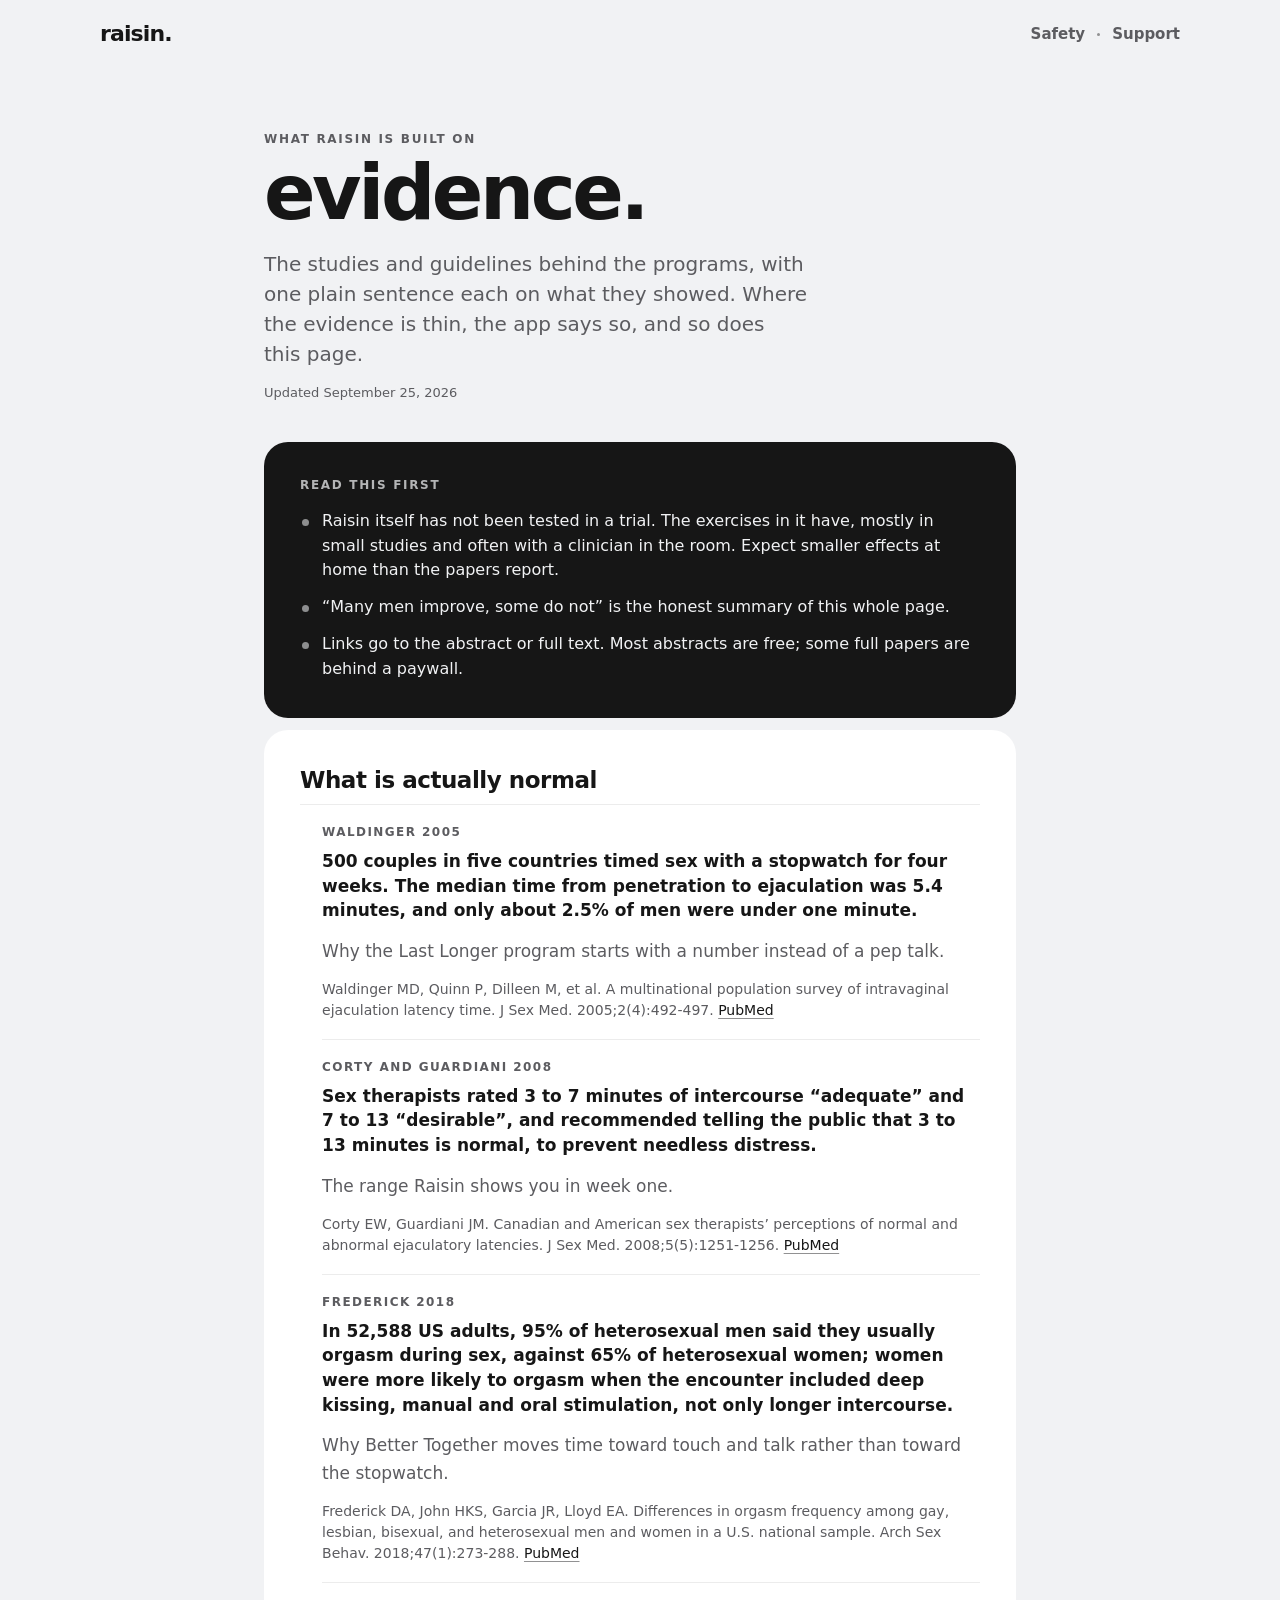
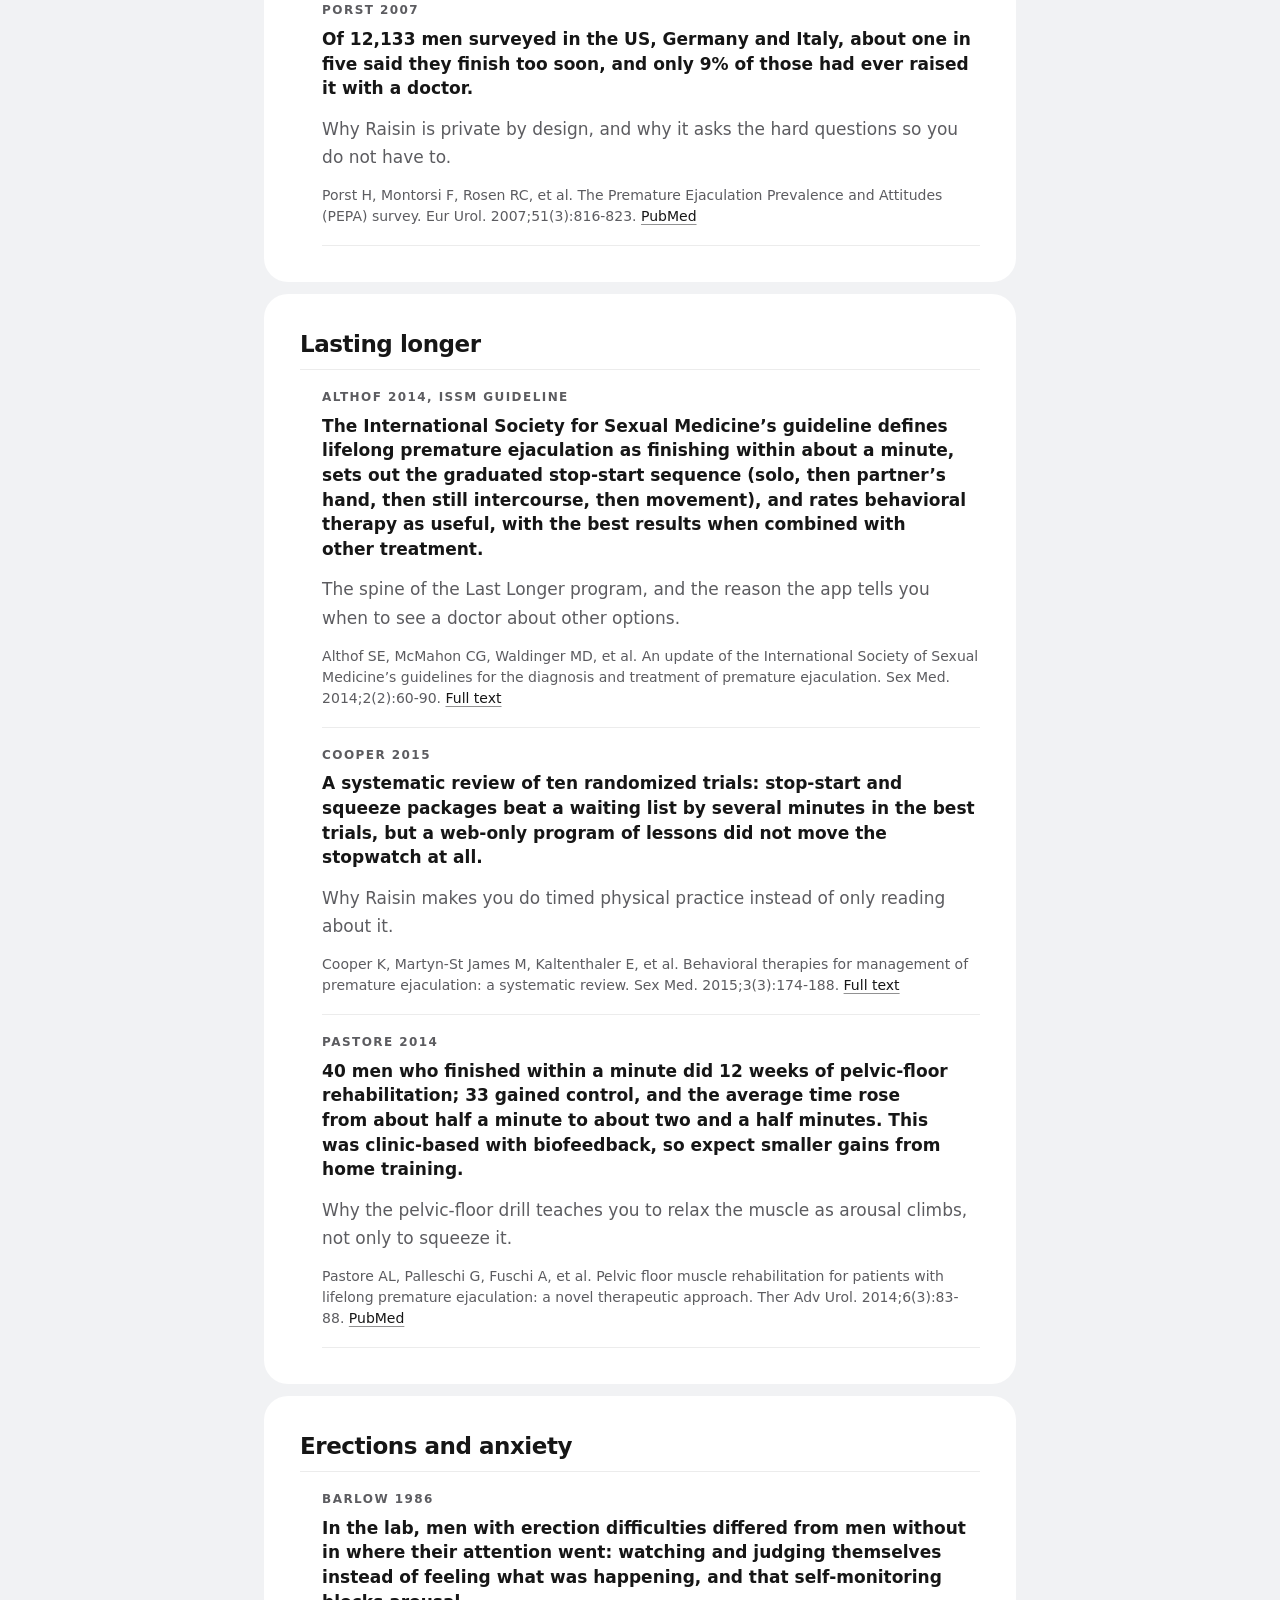
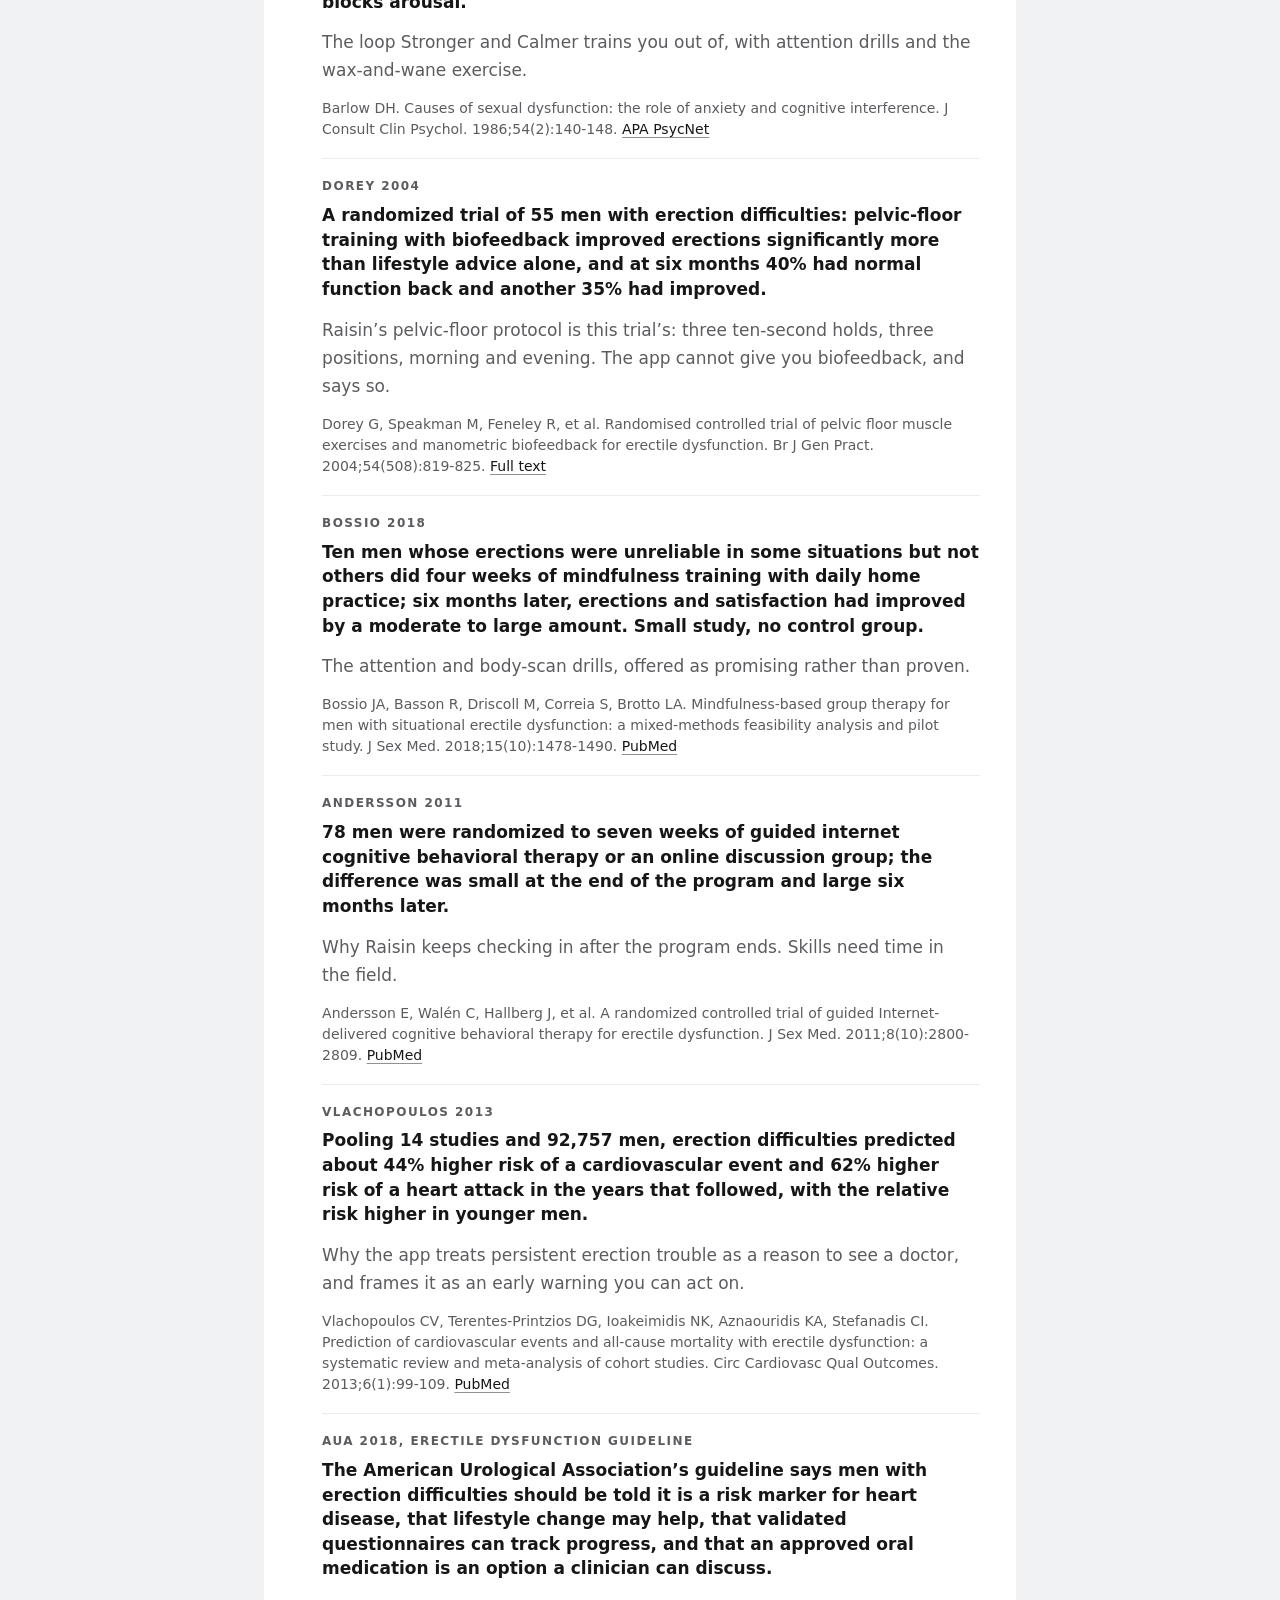
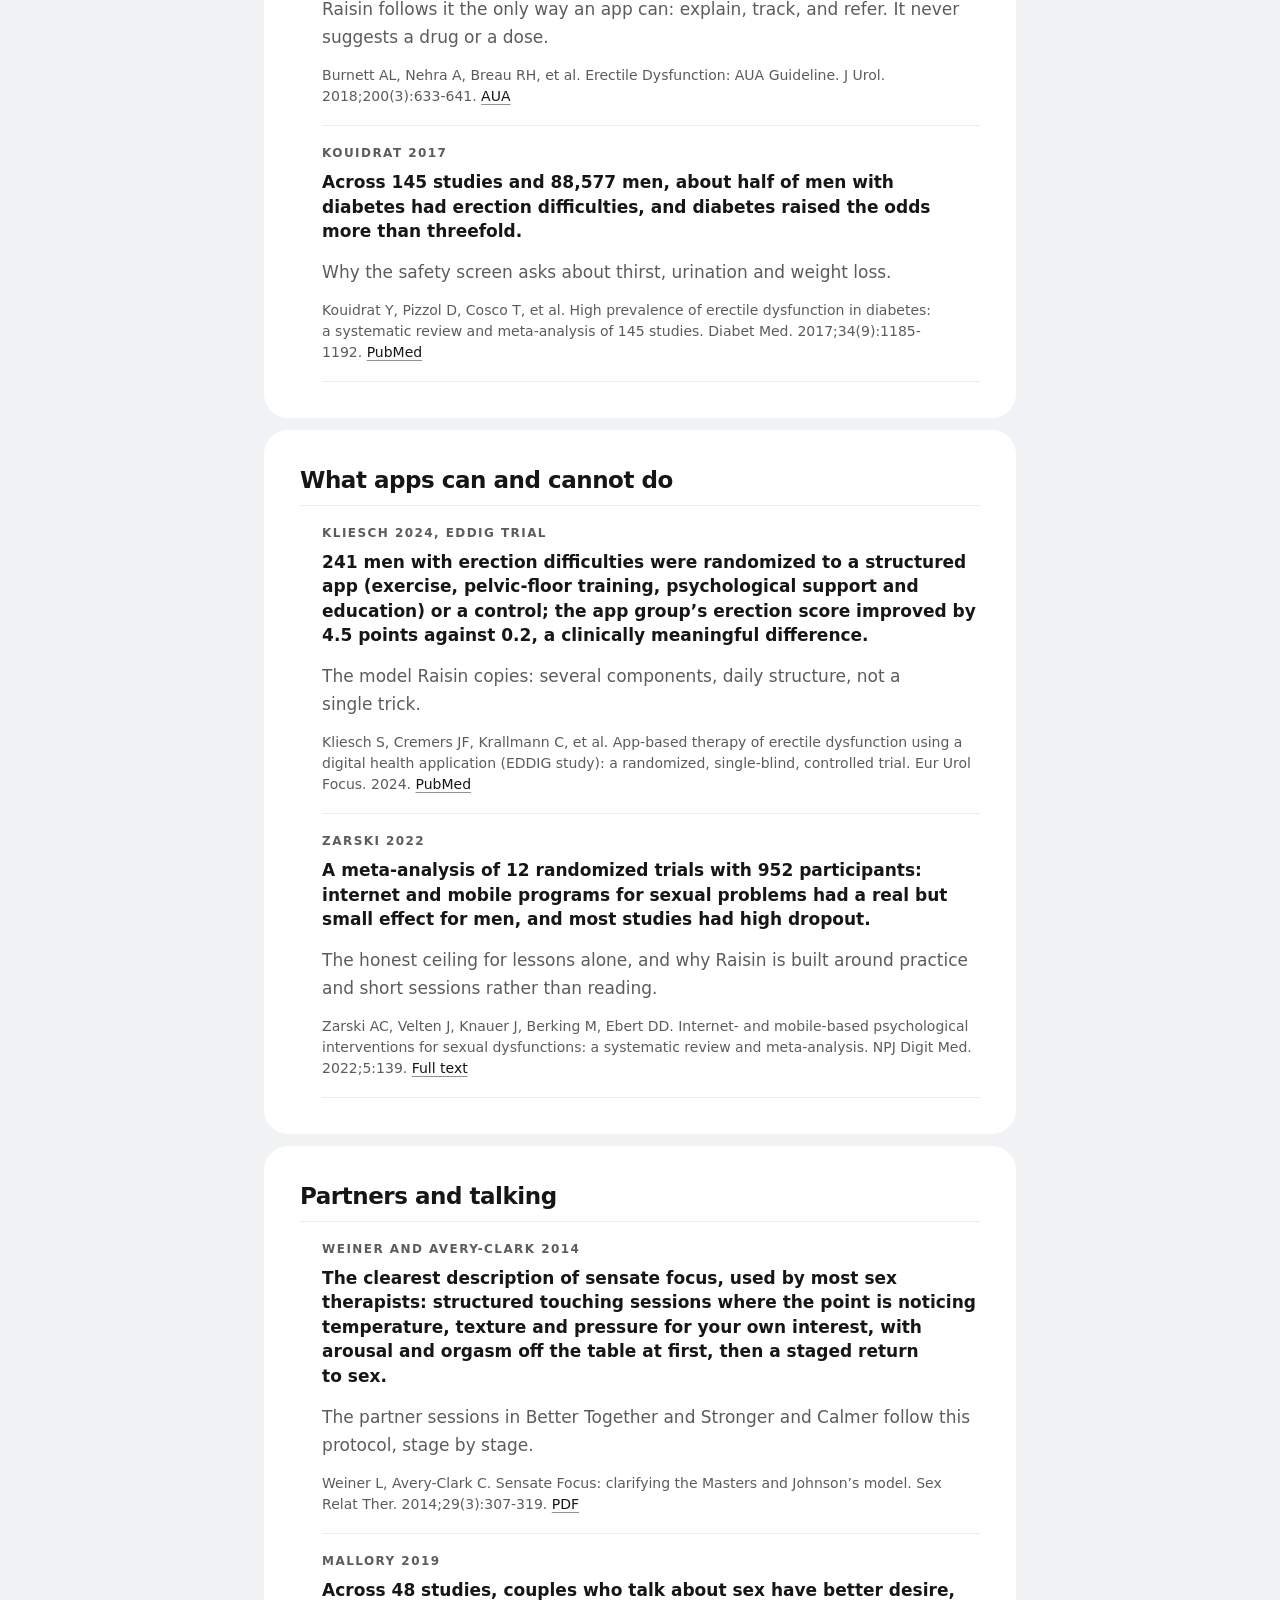
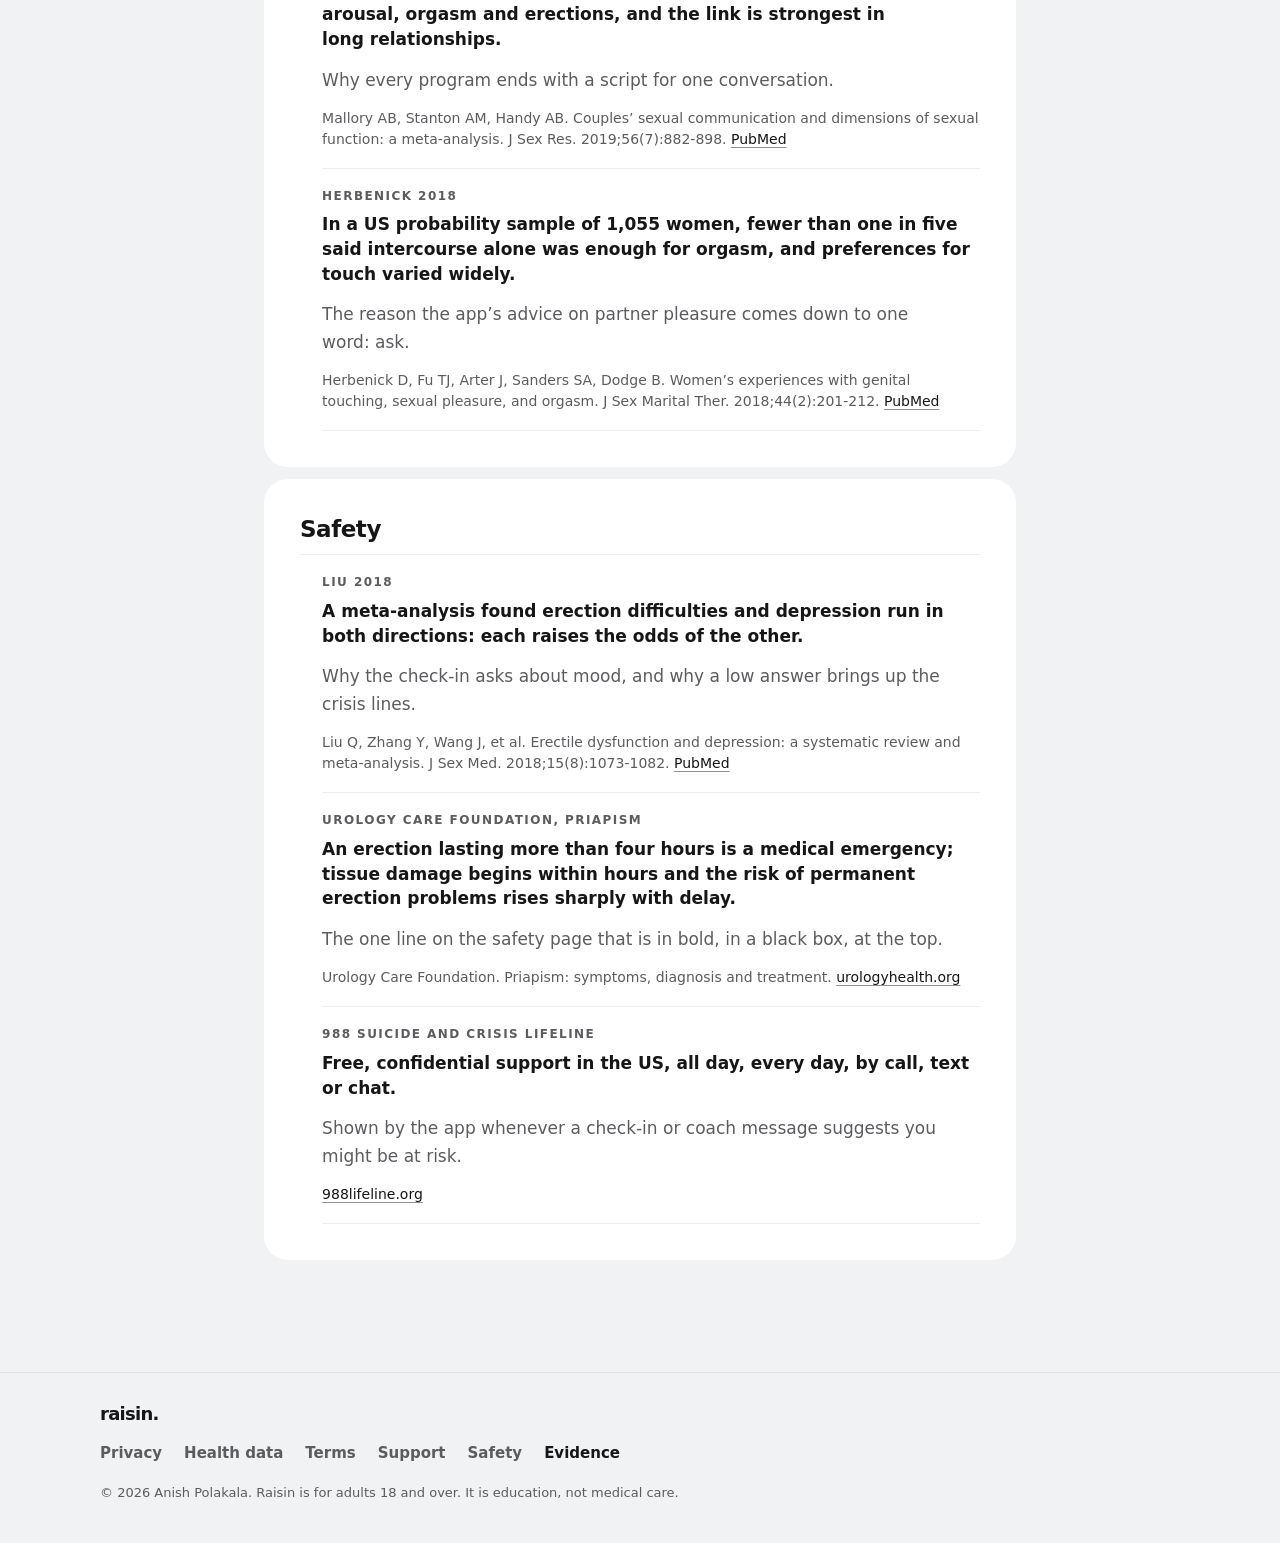
<file: evidence.html>
<!doctype html>
<html lang="en">
<head>
<meta charset="utf-8">
<meta name="viewport" content="width=device-width, initial-scale=1">
<title>What Raisin is built on · Raisin</title>
<meta name="description" content="The studies and clinical guidelines behind Raisin’s programs, with one plain sentence each on what they showed, and links to the papers.">
<meta name="color-scheme" content="light dark">
<meta name="theme-color" content="#F1F2F4" media="(prefers-color-scheme: light)">
<meta name="theme-color" content="#000000" media="(prefers-color-scheme: dark)">
<meta name="referrer" content="no-referrer">
<meta name="format-detection" content="telephone=no">
<meta http-equiv="Content-Security-Policy" content="default-src 'self'; script-src 'none'; style-src 'self' https://fonts.googleapis.com; font-src https://fonts.gstatic.com; img-src 'self' data:; connect-src 'none'; base-uri 'none'; form-action 'none'; object-src 'none'">
<meta property="og:title" content="What Raisin is built on · Raisin">
<meta property="og:description" content="The studies and clinical guidelines behind Raisin’s programs, with one plain sentence each on what they showed.">
<meta property="og:type" content="website">
<link rel="icon" href="assets/favicon.svg" type="image/svg+xml">
<link rel="preconnect" href="https://fonts.googleapis.com">
<link rel="preconnect" href="https://fonts.gstatic.com" crossorigin>
<link rel="stylesheet" href="https://fonts.googleapis.com/css2?family=Figtree:wght@400;500;600;700;800&display=swap">
<link rel="stylesheet" href="assets/site.css">
</head>
<body>
<a class="skip-link" href="#main">Skip to content</a>
<header class="site-header">
  <div class="wrap site-header__inner">
    <a class="wordmark" href="./">raisin.</a>
    <nav class="site-nav" aria-label="Main">
      <ul>
        <li><a href="safety.html">Safety</a></li>
        <li><a href="support.html">Support</a></li>
      </ul>
    </nav>
  </div>
</header>
<main id="main">
  <div class="page-head wrap--doc">
    <p class="eyebrow">What Raisin is built on</p>
    <h1 class="page-title">evidence.</h1>
    <p class="lede">The studies and guidelines behind the programs, with one plain sentence each on what they showed. Where the evidence is thin, the app says so, and so does this page.</p>
    <p class="meta">Updated September 25, 2026</p>
  </div>
  <div class="wrap--doc stack">
    <section class="card card--inverse" aria-labelledby="honest-title">
      <h2 class="eyebrow" id="honest-title">Read this first</h2>
      <ul class="summary">
        <li>Raisin itself has not been tested in a trial. The exercises in it have, mostly in small studies and often with a clinician in the room. Expect smaller effects at home than the papers report.</li>
        <li>“Many men improve, some do not” is the honest summary of this whole page.</li>
        <li>Links go to the abstract or full text. Most abstracts are free; some full papers are behind a paywall.</li>
      </ul>
    </section>

    <section class="card prose" id="normal" aria-labelledby="normal-title">
      <h2 id="normal-title">What is actually normal</h2>
      <ul class="refs">
        <li>
          <span class="ref__key">Waldinger 2005</span>
          <p class="ref__found">500 couples in five countries timed sex with a stopwatch for four weeks. The median time from penetration to ejaculation was 5.4 minutes, and only about 2.5% of men were under one minute.</p>
          <p class="ref__use">Why the Last Longer program starts with a number instead of a pep talk.</p>
          <p class="ref__cite">Waldinger MD, Quinn P, Dilleen M, et al. A multinational population survey of intravaginal ejaculation latency time. J Sex Med. 2005;2(4):492-497. <a href="https://pubmed.ncbi.nlm.nih.gov/16422843/">PubMed</a></p>
        </li>
        <li>
          <span class="ref__key">Corty and Guardiani 2008</span>
          <p class="ref__found">Sex therapists rated 3 to 7 minutes of intercourse “adequate” and 7 to 13 “desirable”, and recommended telling the public that 3 to 13 minutes is normal, to prevent needless distress.</p>
          <p class="ref__use">The range Raisin shows you in week one.</p>
          <p class="ref__cite">Corty EW, Guardiani JM. Canadian and American sex therapists’ perceptions of normal and abnormal ejaculatory latencies. J Sex Med. 2008;5(5):1251-1256. <a href="https://pubmed.ncbi.nlm.nih.gov/18331255/">PubMed</a></p>
        </li>
        <li>
          <span class="ref__key">Frederick 2018</span>
          <p class="ref__found">In 52,588 US adults, 95% of heterosexual men said they usually orgasm during sex, against 65% of heterosexual women; women were more likely to orgasm when the encounter included deep kissing, manual and oral stimulation, not only longer intercourse.</p>
          <p class="ref__use">Why Better Together moves time toward touch and talk rather than toward the stopwatch.</p>
          <p class="ref__cite">Frederick DA, John HKS, Garcia JR, Lloyd EA. Differences in orgasm frequency among gay, lesbian, bisexual, and heterosexual men and women in a U.S. national sample. Arch Sex Behav. 2018;47(1):273-288. <a href="https://pubmed.ncbi.nlm.nih.gov/28213723/">PubMed</a></p>
        </li>
        <li>
          <span class="ref__key">Porst 2007</span>
          <p class="ref__found">Of 12,133 men surveyed in the US, Germany and Italy, about one in five said they finish too soon, and only 9% of those had ever raised it with a doctor.</p>
          <p class="ref__use">Why Raisin is private by design, and why it asks the hard questions so you do not have to.</p>
          <p class="ref__cite">Porst H, Montorsi F, Rosen RC, et al. The Premature Ejaculation Prevalence and Attitudes (PEPA) survey. Eur Urol. 2007;51(3):816-823. <a href="https://pubmed.ncbi.nlm.nih.gov/16934919/">PubMed</a></p>
        </li>
      </ul>
    </section>

    <section class="card prose" id="lasting" aria-labelledby="lasting-title">
      <h2 id="lasting-title">Lasting longer</h2>
      <ul class="refs">
        <li>
          <span class="ref__key">Althof 2014, ISSM guideline</span>
          <p class="ref__found">The International Society for Sexual Medicine’s guideline defines lifelong premature ejaculation as finishing within about a minute, sets out the graduated stop-start sequence (solo, then partner’s hand, then still intercourse, then movement), and rates behavioral therapy as useful, with the best results when combined with other treatment.</p>
          <p class="ref__use">The spine of the Last Longer program, and the reason the app tells you when to see a doctor about other options.</p>
          <p class="ref__cite">Althof SE, McMahon CG, Waldinger MD, et al. An update of the International Society of Sexual Medicine’s guidelines for the diagnosis and treatment of premature ejaculation. Sex Med. 2014;2(2):60-90. <a href="https://pmc.ncbi.nlm.nih.gov/articles/PMC4184677/">Full text</a></p>
        </li>
        <li>
          <span class="ref__key">Cooper 2015</span>
          <p class="ref__found">A systematic review of ten randomized trials: stop-start and squeeze packages beat a waiting list by several minutes in the best trials, but a web-only program of lessons did not move the stopwatch at all.</p>
          <p class="ref__use">Why Raisin makes you do timed physical practice instead of only reading about it.</p>
          <p class="ref__cite">Cooper K, Martyn-St James M, Kaltenthaler E, et al. Behavioral therapies for management of premature ejaculation: a systematic review. Sex Med. 2015;3(3):174-188. <a href="https://pmc.ncbi.nlm.nih.gov/articles/PMC4599555/">Full text</a></p>
        </li>
        <li>
          <span class="ref__key">Pastore 2014</span>
          <p class="ref__found">40 men who finished within a minute did 12 weeks of pelvic-floor rehabilitation; 33 gained control, and the average time rose from about half a minute to about two and a half minutes. This was clinic-based with biofeedback, so expect smaller gains from home training.</p>
          <p class="ref__use">Why the pelvic-floor drill teaches you to relax the muscle as arousal climbs, not only to squeeze it.</p>
          <p class="ref__cite">Pastore AL, Palleschi G, Fuschi A, et al. Pelvic floor muscle rehabilitation for patients with lifelong premature ejaculation: a novel therapeutic approach. Ther Adv Urol. 2014;6(3):83-88. <a href="https://pubmed.ncbi.nlm.nih.gov/24883105/">PubMed</a></p>
        </li>
      </ul>
    </section>

    <section class="card prose" id="erections" aria-labelledby="erections-title">
      <h2 id="erections-title">Erections and anxiety</h2>
      <ul class="refs">
        <li>
          <span class="ref__key">Barlow 1986</span>
          <p class="ref__found">In the lab, men with erection difficulties differed from men without in where their attention went: watching and judging themselves instead of feeling what was happening, and that self-monitoring blocks arousal.</p>
          <p class="ref__use">The loop Stronger and Calmer trains you out of, with attention drills and the wax-and-wane exercise.</p>
          <p class="ref__cite">Barlow DH. Causes of sexual dysfunction: the role of anxiety and cognitive interference. J Consult Clin Psychol. 1986;54(2):140-148. <a href="https://psycnet.apa.org/record/1986-20115-001">APA PsycNet</a></p>
        </li>
        <li>
          <span class="ref__key">Dorey 2004</span>
          <p class="ref__found">A randomized trial of 55 men with erection difficulties: pelvic-floor training with biofeedback improved erections significantly more than lifestyle advice alone, and at six months 40% had normal function back and another 35% had improved.</p>
          <p class="ref__use">Raisin’s pelvic-floor protocol is this trial’s: three ten-second holds, three positions, morning and evening. The app cannot give you biofeedback, and says so.</p>
          <p class="ref__cite">Dorey G, Speakman M, Feneley R, et al. Randomised controlled trial of pelvic floor muscle exercises and manometric biofeedback for erectile dysfunction. Br J Gen Pract. 2004;54(508):819-825. <a href="https://bjgp.org/content/54/508/819">Full text</a></p>
        </li>
        <li>
          <span class="ref__key">Bossio 2018</span>
          <p class="ref__found">Ten men whose erections were unreliable in some situations but not others did four weeks of mindfulness training with daily home practice; six months later, erections and satisfaction had improved by a moderate to large amount. Small study, no control group.</p>
          <p class="ref__use">The attention and body-scan drills, offered as promising rather than proven.</p>
          <p class="ref__cite">Bossio JA, Basson R, Driscoll M, Correia S, Brotto LA. Mindfulness-based group therapy for men with situational erectile dysfunction: a mixed-methods feasibility analysis and pilot study. J Sex Med. 2018;15(10):1478-1490. <a href="https://pubmed.ncbi.nlm.nih.gov/30297094/">PubMed</a></p>
        </li>
        <li>
          <span class="ref__key">Andersson 2011</span>
          <p class="ref__found">78 men were randomized to seven weeks of guided internet cognitive behavioral therapy or an online discussion group; the difference was small at the end of the program and large six months later.</p>
          <p class="ref__use">Why Raisin keeps checking in after the program ends. Skills need time in the field.</p>
          <p class="ref__cite">Andersson E, Walén C, Hallberg J, et al. A randomized controlled trial of guided Internet-delivered cognitive behavioral therapy for erectile dysfunction. J Sex Med. 2011;8(10):2800-2809. <a href="https://pubmed.ncbi.nlm.nih.gov/21797983/">PubMed</a></p>
        </li>
        <li>
          <span class="ref__key">Vlachopoulos 2013</span>
          <p class="ref__found">Pooling 14 studies and 92,757 men, erection difficulties predicted about 44% higher risk of a cardiovascular event and 62% higher risk of a heart attack in the years that followed, with the relative risk higher in younger men.</p>
          <p class="ref__use">Why the app treats persistent erection trouble as a reason to see a doctor, and frames it as an early warning you can act on.</p>
          <p class="ref__cite">Vlachopoulos CV, Terentes-Printzios DG, Ioakeimidis NK, Aznaouridis KA, Stefanadis CI. Prediction of cardiovascular events and all-cause mortality with erectile dysfunction: a systematic review and meta-analysis of cohort studies. Circ Cardiovasc Qual Outcomes. 2013;6(1):99-109. <a href="https://pubmed.ncbi.nlm.nih.gov/23300267/">PubMed</a></p>
        </li>
        <li>
          <span class="ref__key">AUA 2018, erectile dysfunction guideline</span>
          <p class="ref__found">The American Urological Association’s guideline says men with erection difficulties should be told it is a risk marker for heart disease, that lifestyle change may help, that validated questionnaires can track progress, and that an approved oral medication is an option a clinician can discuss.</p>
          <p class="ref__use">Raisin follows it the only way an app can: explain, track, and refer. It never suggests a drug or a dose.</p>
          <p class="ref__cite">Burnett AL, Nehra A, Breau RH, et al. Erectile Dysfunction: AUA Guideline. J Urol. 2018;200(3):633-641. <a href="https://www.auanet.org/guidelines-and-quality/guidelines/erectile-dysfunction-(ed)-guideline">AUA</a></p>
        </li>
        <li>
          <span class="ref__key">Kouidrat 2017</span>
          <p class="ref__found">Across 145 studies and 88,577 men, about half of men with diabetes had erection difficulties, and diabetes raised the odds more than threefold.</p>
          <p class="ref__use">Why the safety screen asks about thirst, urination and weight loss.</p>
          <p class="ref__cite">Kouidrat Y, Pizzol D, Cosco T, et al. High prevalence of erectile dysfunction in diabetes: a systematic review and meta-analysis of 145 studies. Diabet Med. 2017;34(9):1185-1192. <a href="https://pubmed.ncbi.nlm.nih.gov/28722225/">PubMed</a></p>
        </li>
      </ul>
    </section>

    <section class="card prose" id="digital" aria-labelledby="digital-title">
      <h2 id="digital-title">What apps can and cannot do</h2>
      <ul class="refs">
        <li>
          <span class="ref__key">Kliesch 2024, EDDIG trial</span>
          <p class="ref__found">241 men with erection difficulties were randomized to a structured app (exercise, pelvic-floor training, psychological support and education) or a control; the app group’s erection score improved by 4.5 points against 0.2, a clinically meaningful difference.</p>
          <p class="ref__use">The model Raisin copies: several components, daily structure, not a single trick.</p>
          <p class="ref__cite">Kliesch S, Cremers JF, Krallmann C, et al. App-based therapy of erectile dysfunction using a digital health application (EDDIG study): a randomized, single-blind, controlled trial. Eur Urol Focus. 2024. <a href="https://pubmed.ncbi.nlm.nih.gov/38853028/">PubMed</a></p>
        </li>
        <li>
          <span class="ref__key">Zarski 2022</span>
          <p class="ref__found">A meta-analysis of 12 randomized trials with 952 participants: internet and mobile programs for sexual problems had a real but small effect for men, and most studies had high dropout.</p>
          <p class="ref__use">The honest ceiling for lessons alone, and why Raisin is built around practice and short sessions rather than reading.</p>
          <p class="ref__cite">Zarski AC, Velten J, Knauer J, Berking M, Ebert DD. Internet- and mobile-based psychological interventions for sexual dysfunctions: a systematic review and meta-analysis. NPJ Digit Med. 2022;5:139. <a href="https://www.nature.com/articles/s41746-022-00670-1">Full text</a></p>
        </li>
      </ul>
    </section>

    <section class="card prose" id="partners" aria-labelledby="partners-title">
      <h2 id="partners-title">Partners and talking</h2>
      <ul class="refs">
        <li>
          <span class="ref__key">Weiner and Avery-Clark 2014</span>
          <p class="ref__found">The clearest description of sensate focus, used by most sex therapists: structured touching sessions where the point is noticing temperature, texture and pressure for your own interest, with arousal and orgasm off the table at first, then a staged return to sex.</p>
          <p class="ref__use">The partner sessions in Better Together and Stronger and Calmer follow this protocol, stage by stage.</p>
          <p class="ref__cite">Weiner L, Avery-Clark C. Sensate Focus: clarifying the Masters and Johnson’s model. Sex Relat Ther. 2014;29(3):307-319. <a href="https://www.draveryclark.com/wp-content/uploads/2015/03/Sensate-Focus-clarifying-the-Masters-and-Johnsons-model.pdf">PDF</a></p>
        </li>
        <li>
          <span class="ref__key">Mallory 2019</span>
          <p class="ref__found">Across 48 studies, couples who talk about sex have better desire, arousal, orgasm and erections, and the link is strongest in long relationships.</p>
          <p class="ref__use">Why every program ends with a script for one conversation.</p>
          <p class="ref__cite">Mallory AB, Stanton AM, Handy AB. Couples’ sexual communication and dimensions of sexual function: a meta-analysis. J Sex Res. 2019;56(7):882-898. <a href="https://pubmed.ncbi.nlm.nih.gov/30777780/">PubMed</a></p>
        </li>
        <li>
          <span class="ref__key">Herbenick 2018</span>
          <p class="ref__found">In a US probability sample of 1,055 women, fewer than one in five said intercourse alone was enough for orgasm, and preferences for touch varied widely.</p>
          <p class="ref__use">The reason the app’s advice on partner pleasure comes down to one word: ask.</p>
          <p class="ref__cite">Herbenick D, Fu TJ, Arter J, Sanders SA, Dodge B. Women’s experiences with genital touching, sexual pleasure, and orgasm. J Sex Marital Ther. 2018;44(2):201-212. <a href="https://pubmed.ncbi.nlm.nih.gov/28678639/">PubMed</a></p>
        </li>
      </ul>
    </section>

    <section class="card prose" id="safety-refs" aria-labelledby="safety-refs-title">
      <h2 id="safety-refs-title">Safety</h2>
      <ul class="refs">
        <li>
          <span class="ref__key">Liu 2018</span>
          <p class="ref__found">A meta-analysis found erection difficulties and depression run in both directions: each raises the odds of the other.</p>
          <p class="ref__use">Why the check-in asks about mood, and why a low answer brings up the crisis lines.</p>
          <p class="ref__cite">Liu Q, Zhang Y, Wang J, et al. Erectile dysfunction and depression: a systematic review and meta-analysis. J Sex Med. 2018;15(8):1073-1082. <a href="https://pubmed.ncbi.nlm.nih.gov/29960891/">PubMed</a></p>
        </li>
        <li>
          <span class="ref__key">Urology Care Foundation, priapism</span>
          <p class="ref__found">An erection lasting more than four hours is a medical emergency; tissue damage begins within hours and the risk of permanent erection problems rises sharply with delay.</p>
          <p class="ref__use">The one line on the safety page that is in bold, in a black box, at the top.</p>
          <p class="ref__cite">Urology Care Foundation. Priapism: symptoms, diagnosis and treatment. <a href="https://www.urologyhealth.org/urology-a-z/p/priapism">urologyhealth.org</a></p>
        </li>
        <li>
          <span class="ref__key">988 Suicide and Crisis Lifeline</span>
          <p class="ref__found">Free, confidential support in the US, all day, every day, by call, text or chat.</p>
          <p class="ref__use">Shown by the app whenever a check-in or coach message suggests you might be at risk.</p>
          <p class="ref__cite"><a href="https://988lifeline.org/">988lifeline.org</a></p>
        </li>
      </ul>
    </section>
  </div>
</main>
<footer class="site-footer">
  <div class="wrap site-footer__inner">
    <a class="wordmark wordmark--sm" href="./">raisin.</a>
    <nav aria-label="Legal and help">
      <ul class="footer-links">
        <li><a href="privacy.html">Privacy</a></li>
        <li><a href="health-data.html">Health data</a></li>
        <li><a href="terms.html">Terms</a></li>
        <li><a href="support.html">Support</a></li>
        <li><a href="safety.html">Safety</a></li>
        <li><a href="evidence.html" aria-current="page">Evidence</a></li>
      </ul>
    </nav>
    <p class="copyright">&copy; 2026 Anish Polakala. Raisin is for adults 18 and over. It is education, not medical care.</p>
  </div>
</footer>
</body>
</html>
</file>
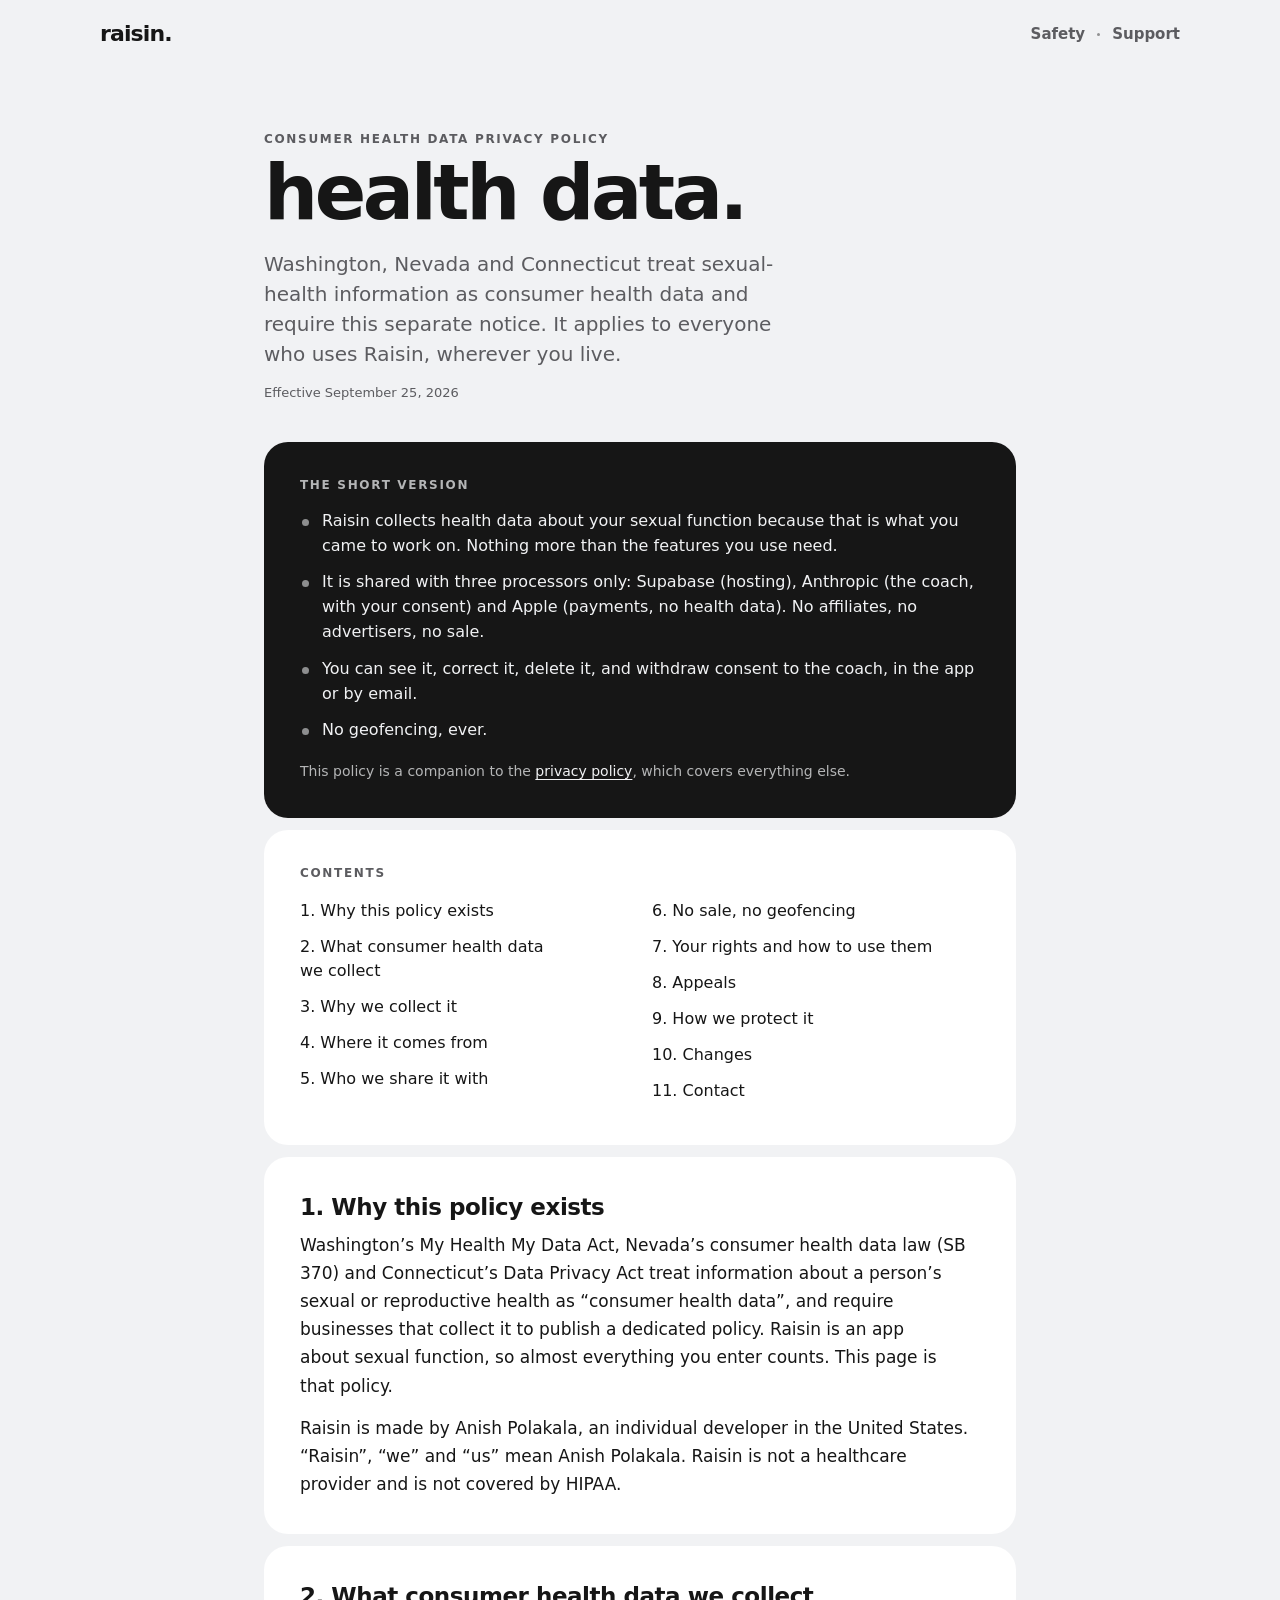
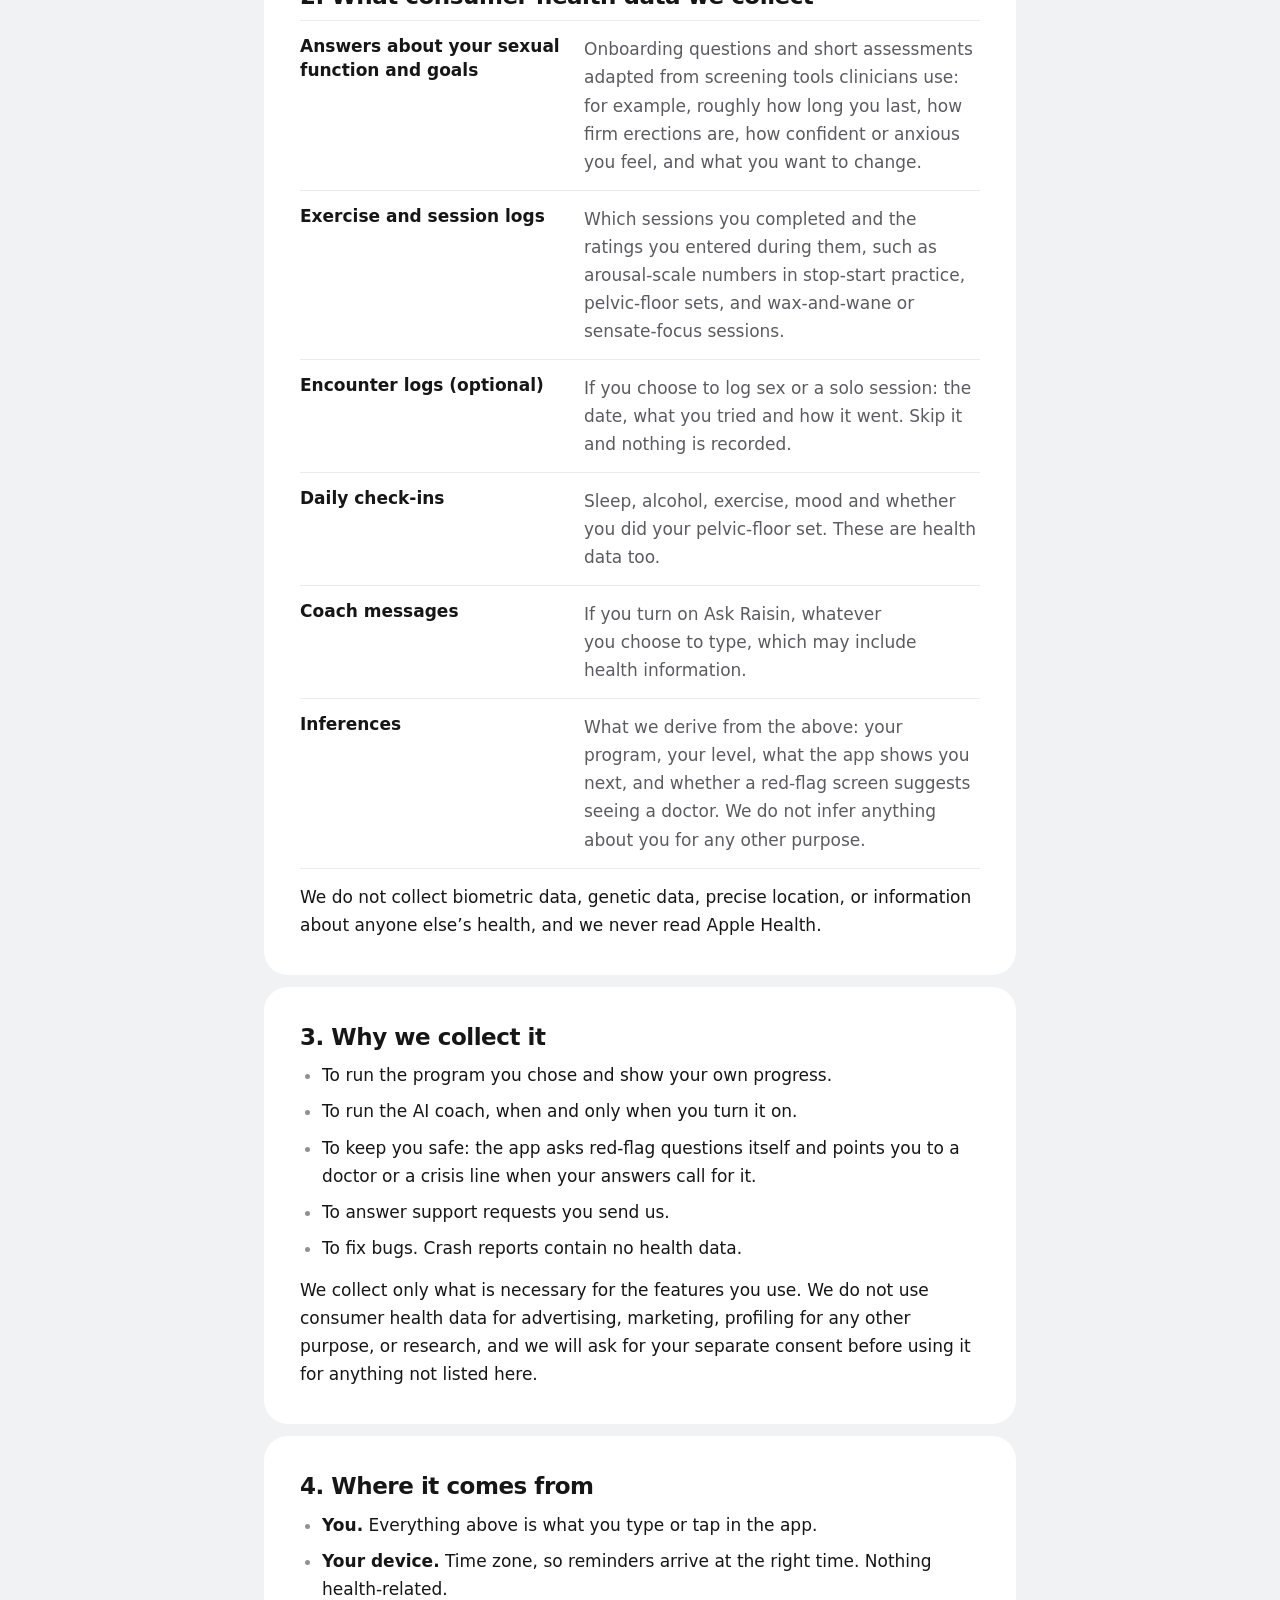
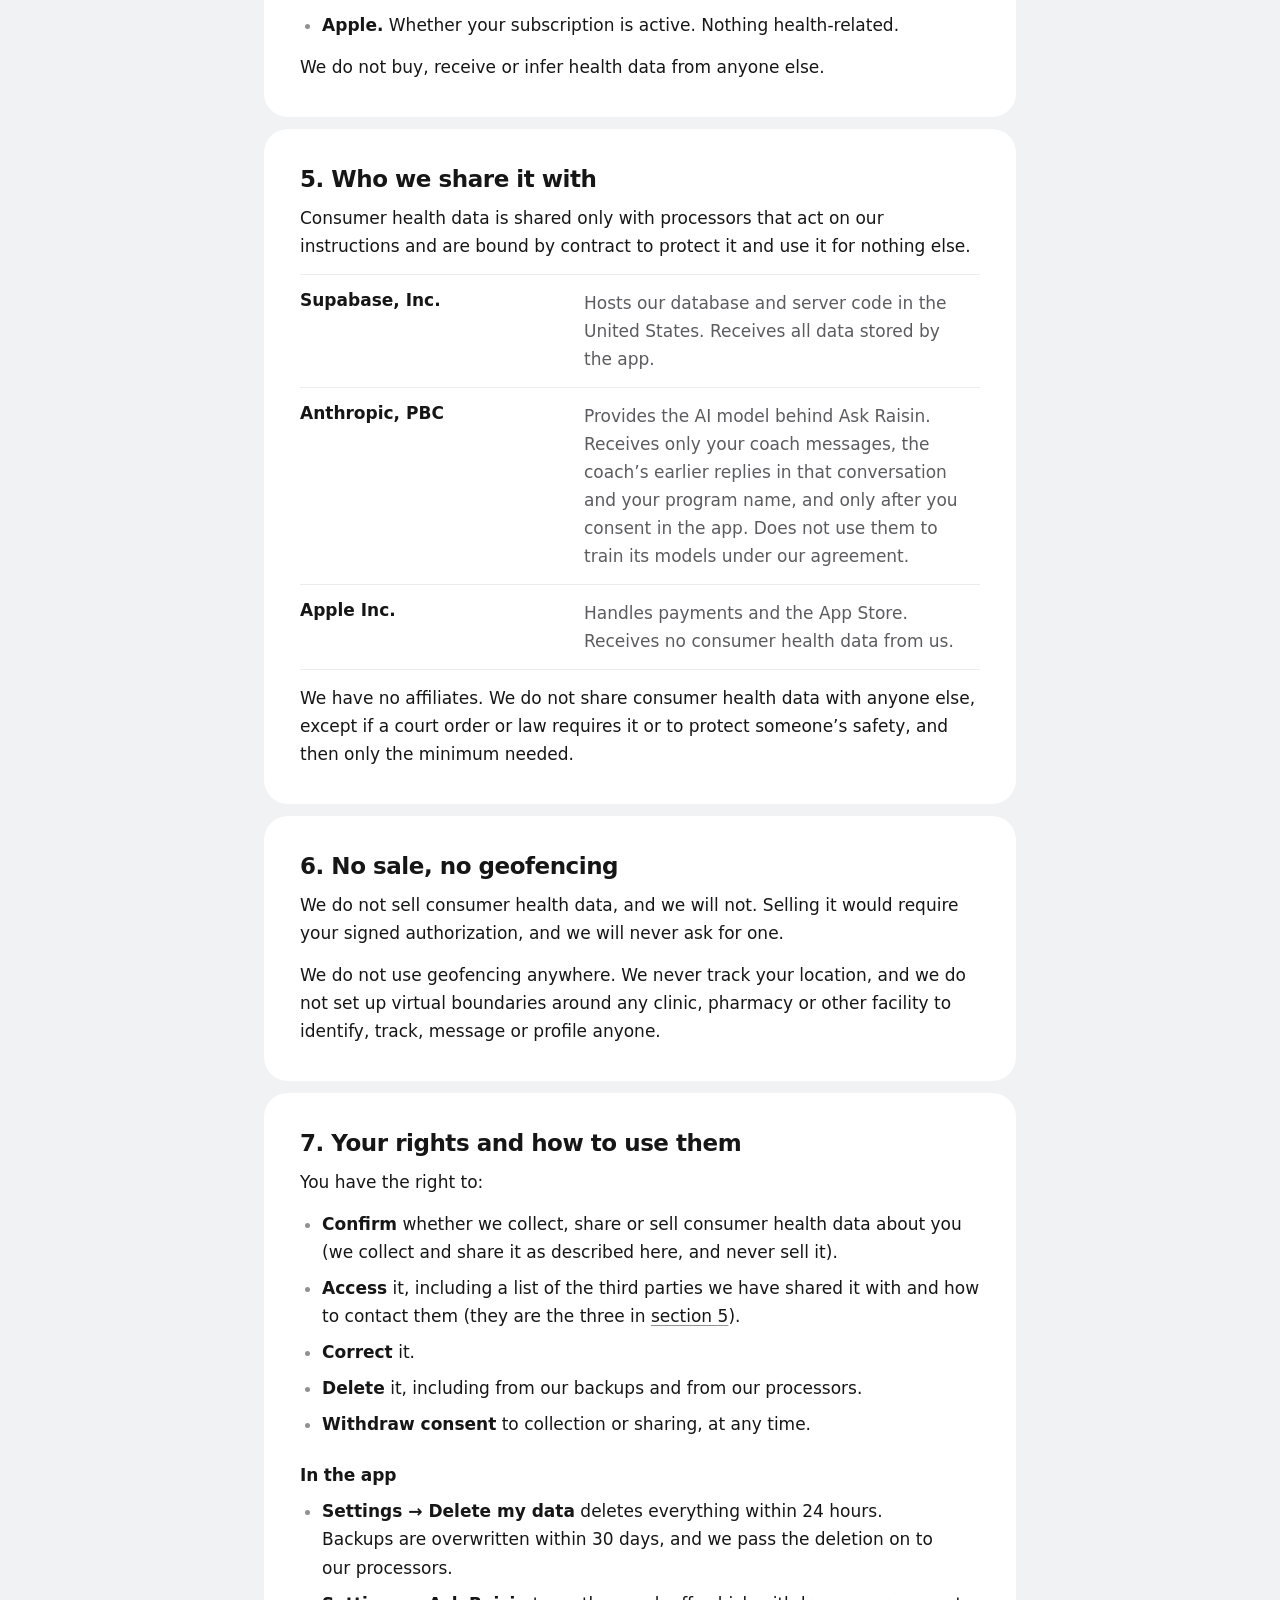
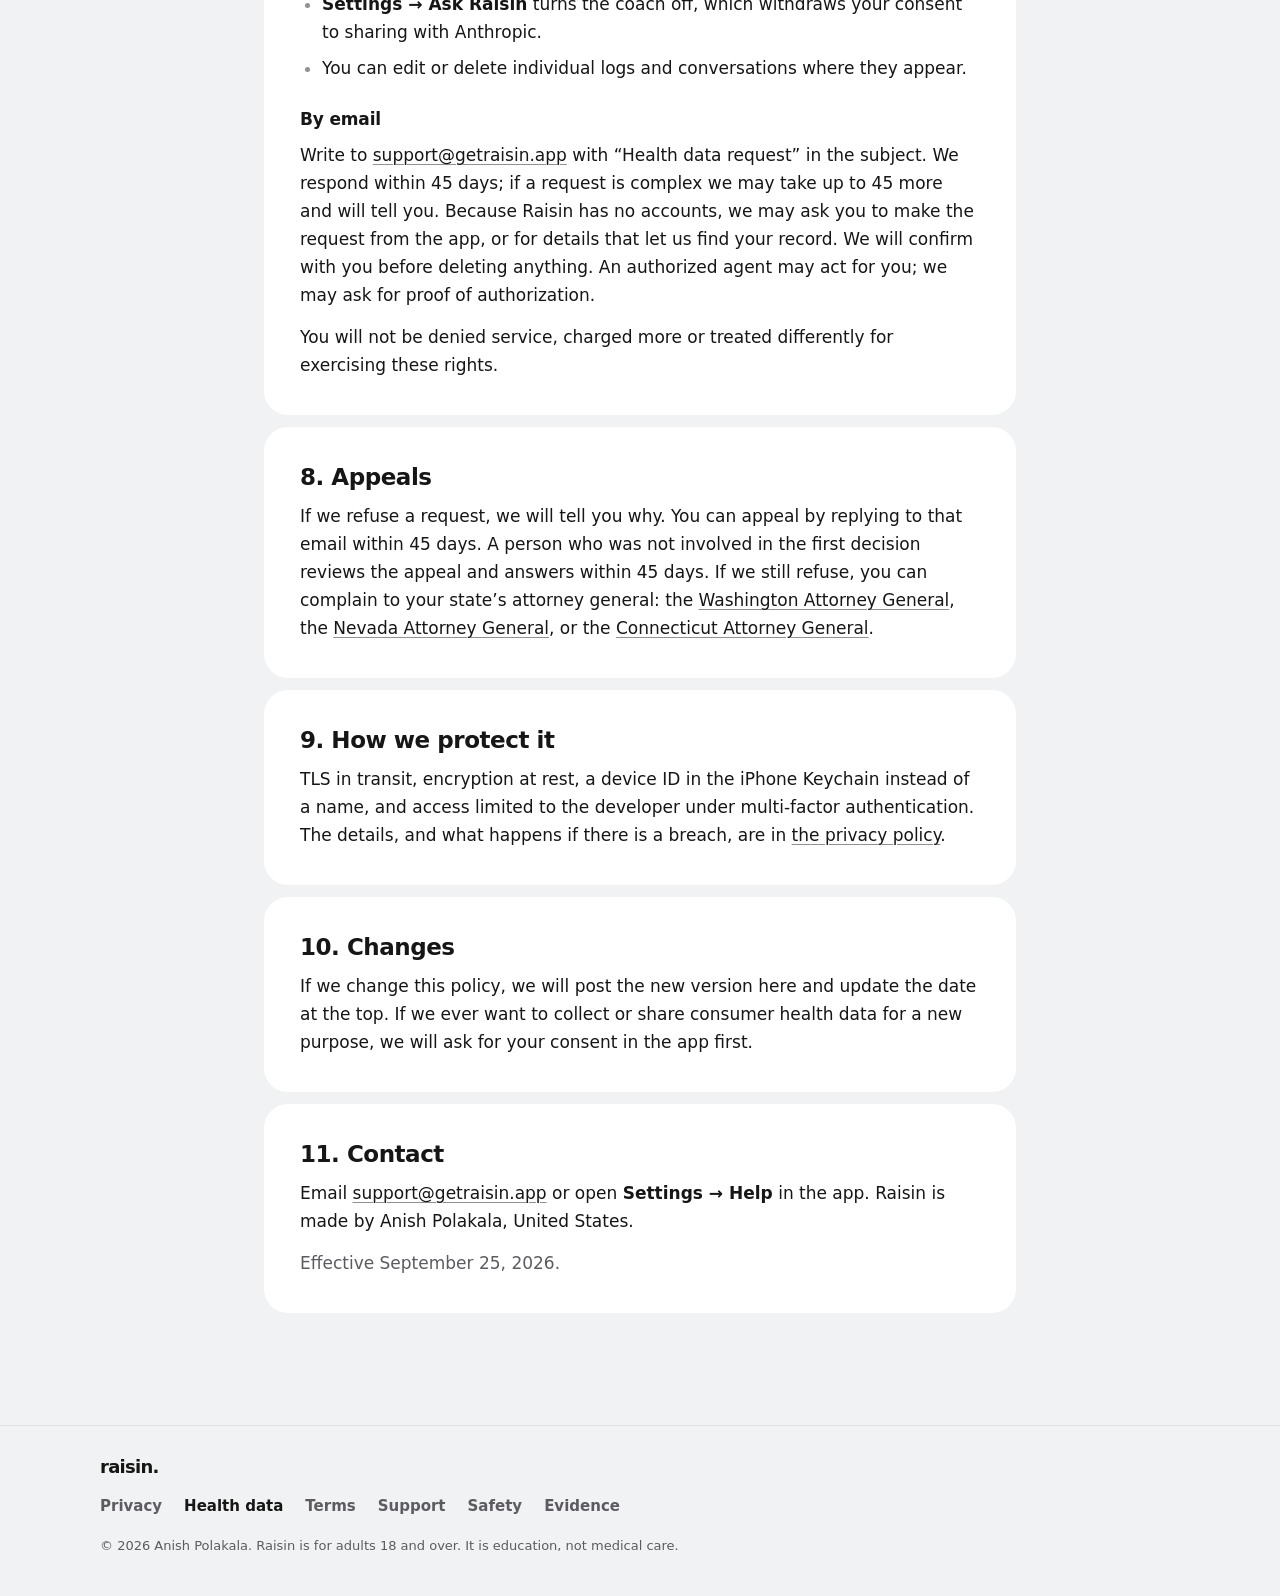
<file: health-data.html>
<!doctype html>
<html lang="en">
<head>
<meta charset="utf-8">
<meta name="viewport" content="width=device-width, initial-scale=1">
<title>Consumer health data policy · Raisin</title>
<meta name="description" content="Raisin’s Consumer Health Data Privacy Policy: what sexual-health data the app collects, why, who processes it, and how to access, delete or withdraw consent. Written for Washington, Nevada and Connecticut law; applies to everyone.">
<meta name="color-scheme" content="light dark">
<meta name="theme-color" content="#F1F2F4" media="(prefers-color-scheme: light)">
<meta name="theme-color" content="#000000" media="(prefers-color-scheme: dark)">
<meta name="referrer" content="no-referrer">
<meta name="format-detection" content="telephone=no">
<meta http-equiv="Content-Security-Policy" content="default-src 'self'; script-src 'none'; style-src 'self' https://fonts.googleapis.com; font-src https://fonts.gstatic.com; img-src 'self' data:; connect-src 'none'; base-uri 'none'; form-action 'none'; object-src 'none'">
<meta property="og:title" content="Consumer health data policy · Raisin">
<meta property="og:description" content="What sexual-health data Raisin collects, why, who processes it, and how to access, delete or withdraw consent.">
<meta property="og:type" content="website">
<link rel="icon" href="assets/favicon.svg" type="image/svg+xml">
<link rel="preconnect" href="https://fonts.googleapis.com">
<link rel="preconnect" href="https://fonts.gstatic.com" crossorigin>
<link rel="stylesheet" href="https://fonts.googleapis.com/css2?family=Figtree:wght@400;500;600;700;800&display=swap">
<link rel="stylesheet" href="assets/site.css">
</head>
<body>
<a class="skip-link" href="#main">Skip to content</a>
<header class="site-header">
  <div class="wrap site-header__inner">
    <a class="wordmark" href="./">raisin.</a>
    <nav class="site-nav" aria-label="Main">
      <ul>
        <li><a href="safety.html">Safety</a></li>
        <li><a href="support.html">Support</a></li>
      </ul>
    </nav>
  </div>
</header>
<main id="main">
  <div class="page-head wrap--doc">
    <p class="eyebrow">Consumer Health Data Privacy Policy</p>
    <h1 class="page-title">health data.</h1>
    <p class="lede">Washington, Nevada and Connecticut treat sexual-health information as consumer health data and require this separate notice. It applies to everyone who uses Raisin, wherever you live.</p>
    <p class="meta">Effective September 25, 2026</p>
  </div>
  <div class="wrap--doc stack">
    <section class="card card--inverse" aria-labelledby="short-title">
      <h2 class="eyebrow" id="short-title">The short version</h2>
      <ul class="summary">
        <li>Raisin collects health data about your sexual function because that is what you came to work on. Nothing more than the features you use need.</li>
        <li>It is shared with three processors only: Supabase (hosting), Anthropic (the coach, with your consent) and Apple (payments, no health data). No affiliates, no advertisers, no sale.</li>
        <li>You can see it, correct it, delete it, and withdraw consent to the coach, in the app or by email.</li>
        <li>No geofencing, ever.</li>
      </ul>
      <p class="summary-note">This policy is a companion to the <a href="privacy.html">privacy policy</a>, which covers everything else.</p>
    </section>
    <nav class="card toc" aria-labelledby="toc-title">
      <h2 class="eyebrow" id="toc-title">Contents</h2>
      <ol>
        <li><a href="#why">1. Why this policy exists</a></li>
        <li><a href="#categories">2. What consumer health data we collect</a></li>
        <li><a href="#purposes">3. Why we collect it</a></li>
        <li><a href="#sources">4. Where it comes from</a></li>
        <li><a href="#sharing">5. Who we share it with</a></li>
        <li><a href="#no-sale">6. No sale, no geofencing</a></li>
        <li><a href="#rights">7. Your rights and how to use them</a></li>
        <li><a href="#appeal">8. Appeals</a></li>
        <li><a href="#security">9. How we protect it</a></li>
        <li><a href="#changes">10. Changes</a></li>
        <li><a href="#contact">11. Contact</a></li>
      </ol>
    </nav>
    <section class="card prose" id="why">
      <h2>1. Why this policy exists</h2>
      <p>Washington’s My Health My Data Act, Nevada’s consumer health data law (SB 370) and Connecticut’s Data Privacy Act treat information about a person’s sexual or reproductive health as “consumer health data”, and require businesses that collect it to publish a dedicated policy. Raisin is an app about sexual function, so almost everything you enter counts. This page is that policy.</p>
      <p>Raisin is made by Anish Polakala, an individual developer in the United States. “Raisin”, “we” and “us” mean Anish Polakala. Raisin is not a healthcare provider and is not covered by HIPAA.</p>
    </section>
    <section class="card prose" id="categories">
      <h2>2. What consumer health data we collect</h2>
      <dl class="facts">
        <div><dt>Answers about your sexual function and goals</dt><dd>Onboarding questions and short assessments adapted from screening tools clinicians use: for example, roughly how long you last, how firm erections are, how confident or anxious you feel, and what you want to change.</dd></div>
        <div><dt>Exercise and session logs</dt><dd>Which sessions you completed and the ratings you entered during them, such as arousal-scale numbers in stop-start practice, pelvic-floor sets, and wax-and-wane or sensate-focus sessions.</dd></div>
        <div><dt>Encounter logs (optional)</dt><dd>If you choose to log sex or a solo session: the date, what you tried and how it went. Skip it and nothing is recorded.</dd></div>
        <div><dt>Daily check-ins</dt><dd>Sleep, alcohol, exercise, mood and whether you did your pelvic-floor set. These are health data too.</dd></div>
        <div><dt>Coach messages</dt><dd>If you turn on Ask Raisin, whatever you choose to type, which may include health information.</dd></div>
        <div><dt>Inferences</dt><dd>What we derive from the above: your program, your level, what the app shows you next, and whether a red-flag screen suggests seeing a doctor. We do not infer anything about you for any other purpose.</dd></div>
      </dl>
      <p>We do not collect biometric data, genetic data, precise location, or information about anyone else’s health, and we never read Apple Health.</p>
    </section>
    <section class="card prose" id="purposes">
      <h2>3. Why we collect it</h2>
      <ul>
        <li>To run the program you chose and show your own progress.</li>
        <li>To run the AI coach, when and only when you turn it on.</li>
        <li>To keep you safe: the app asks red-flag questions itself and points you to a doctor or a crisis line when your answers call for it.</li>
        <li>To answer support requests you send us.</li>
        <li>To fix bugs. Crash reports contain no health data.</li>
      </ul>
      <p>We collect only what is necessary for the features you use. We do not use consumer health data for advertising, marketing, profiling for any other purpose, or research, and we will ask for your separate consent before using it for anything not listed here.</p>
    </section>
    <section class="card prose" id="sources">
      <h2>4. Where it comes from</h2>
      <ul>
        <li><strong>You.</strong> Everything above is what you type or tap in the app.</li>
        <li><strong>Your device.</strong> Time zone, so reminders arrive at the right time. Nothing health-related.</li>
        <li><strong>Apple.</strong> Whether your subscription is active. Nothing health-related.</li>
      </ul>
      <p>We do not buy, receive or infer health data from anyone else.</p>
    </section>
    <section class="card prose" id="sharing">
      <h2>5. Who we share it with</h2>
      <p>Consumer health data is shared only with processors that act on our instructions and are bound by contract to protect it and use it for nothing else.</p>
      <dl class="facts">
        <div><dt>Supabase, Inc.</dt><dd>Hosts our database and server code in the United States. Receives all data stored by the app.</dd></div>
        <div><dt>Anthropic, PBC</dt><dd>Provides the AI model behind Ask Raisin. Receives only your coach messages, the coach’s earlier replies in that conversation and your program name, and only after you consent in the app. Does not use them to train its models under our agreement.</dd></div>
        <div><dt>Apple Inc.</dt><dd>Handles payments and the App Store. Receives no consumer health data from us.</dd></div>
      </dl>
      <p>We have no affiliates. We do not share consumer health data with anyone else, except if a court order or law requires it or to protect someone’s safety, and then only the minimum needed.</p>
    </section>
    <section class="card prose" id="no-sale">
      <h2>6. No sale, no geofencing</h2>
      <p>We do not sell consumer health data, and we will not. Selling it would require your signed authorization, and we will never ask for one.</p>
      <p>We do not use geofencing anywhere. We never track your location, and we do not set up virtual boundaries around any clinic, pharmacy or other facility to identify, track, message or profile anyone.</p>
    </section>
    <section class="card prose" id="rights">
      <h2>7. Your rights and how to use them</h2>
      <p>You have the right to:</p>
      <ul>
        <li><strong>Confirm</strong> whether we collect, share or sell consumer health data about you (we collect and share it as described here, and never sell it).</li>
        <li><strong>Access</strong> it, including a list of the third parties we have shared it with and how to contact them (they are the three in <a href="#sharing">section 5</a>).</li>
        <li><strong>Correct</strong> it.</li>
        <li><strong>Delete</strong> it, including from our backups and from our processors.</li>
        <li><strong>Withdraw consent</strong> to collection or sharing, at any time.</li>
      </ul>
      <h3>In the app</h3>
      <ul>
        <li><span class="path">Settings → Delete my data</span> deletes everything within 24 hours. Backups are overwritten within 30 days, and we pass the deletion on to our processors.</li>
        <li><span class="path">Settings → Ask Raisin</span> turns the coach off, which withdraws your consent to sharing with Anthropic.</li>
        <li>You can edit or delete individual logs and conversations where they appear.</li>
      </ul>
      <h3>By email</h3>
      <p>Write to <a href="mailto:support@getraisin.app">support@getraisin.app</a> with “Health data request” in the subject. We respond within 45 days; if a request is complex we may take up to 45 more and will tell you. Because Raisin has no accounts, we may ask you to make the request from the app, or for details that let us find your record. We will confirm with you before deleting anything. An authorized agent may act for you; we may ask for proof of authorization.</p>
      <p>You will not be denied service, charged more or treated differently for exercising these rights.</p>
    </section>
    <section class="card prose" id="appeal">
      <h2>8. Appeals</h2>
      <p>If we refuse a request, we will tell you why. You can appeal by replying to that email within 45 days. A person who was not involved in the first decision reviews the appeal and answers within 45 days. If we still refuse, you can complain to your state’s attorney general: the <a href="https://www.atg.wa.gov/file-complaint">Washington Attorney General</a>, the <a href="https://ag.nv.gov/">Nevada Attorney General</a>, or the <a href="https://portal.ct.gov/ag">Connecticut Attorney General</a>.</p>
    </section>
    <section class="card prose" id="security">
      <h2>9. How we protect it</h2>
      <p>TLS in transit, encryption at rest, a device ID in the iPhone Keychain instead of a name, and access limited to the developer under multi-factor authentication. The details, and what happens if there is a breach, are in <a href="privacy.html#security">the privacy policy</a>.</p>
    </section>
    <section class="card prose" id="changes">
      <h2>10. Changes</h2>
      <p>If we change this policy, we will post the new version here and update the date at the top. If we ever want to collect or share consumer health data for a new purpose, we will ask for your consent in the app first.</p>
    </section>
    <section class="card prose" id="contact">
      <h2>11. Contact</h2>
      <p>Email <a href="mailto:support@getraisin.app">support@getraisin.app</a> or open <span class="path">Settings → Help</span> in the app. Raisin is made by Anish Polakala, United States.</p>
      <p class="muted">Effective September 25, 2026.</p>
    </section>
  </div>
</main>
<footer class="site-footer">
  <div class="wrap site-footer__inner">
    <a class="wordmark wordmark--sm" href="./">raisin.</a>
    <nav aria-label="Legal and help">
      <ul class="footer-links">
        <li><a href="privacy.html">Privacy</a></li>
        <li><a href="health-data.html" aria-current="page">Health data</a></li>
        <li><a href="terms.html">Terms</a></li>
        <li><a href="support.html">Support</a></li>
        <li><a href="safety.html">Safety</a></li>
        <li><a href="evidence.html">Evidence</a></li>
      </ul>
    </nav>
    <p class="copyright">&copy; 2026 Anish Polakala. Raisin is for adults 18 and over. It is education, not medical care.</p>
  </div>
</footer>
</body>
</html>
</file>
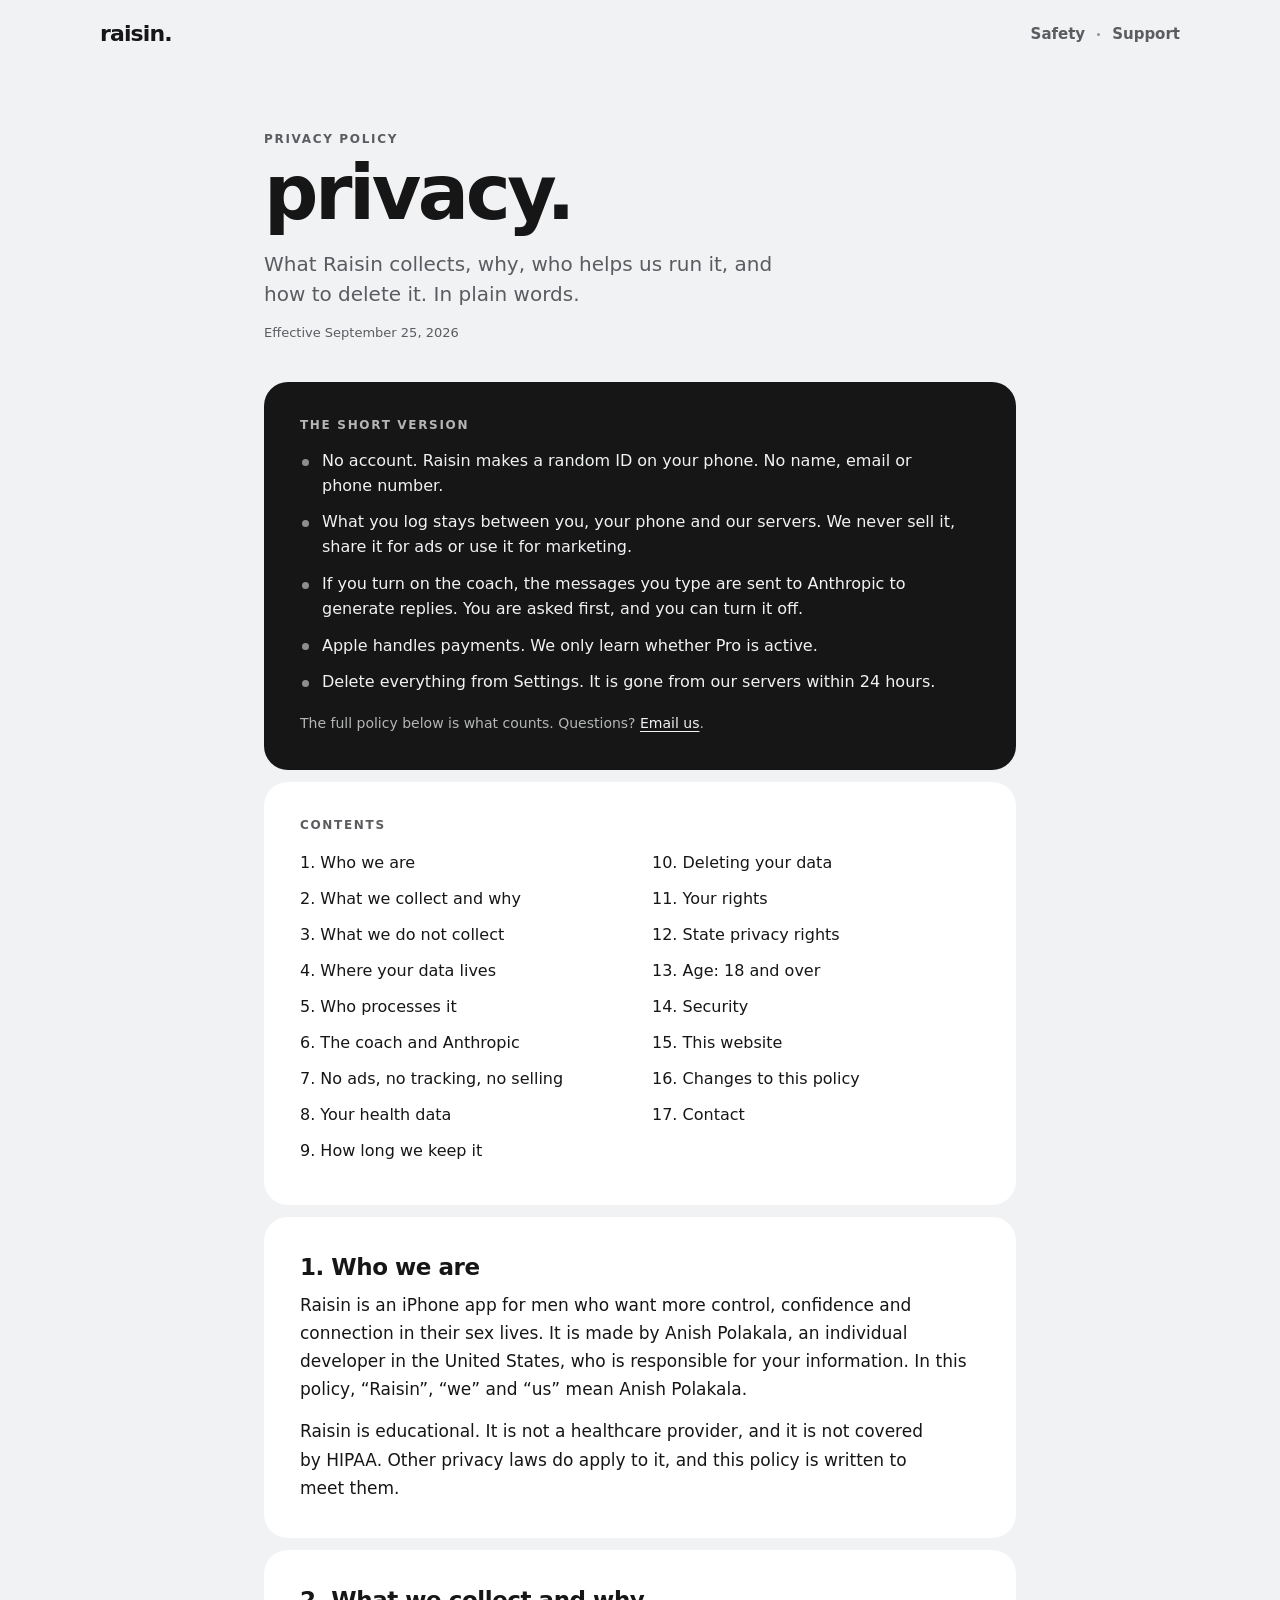
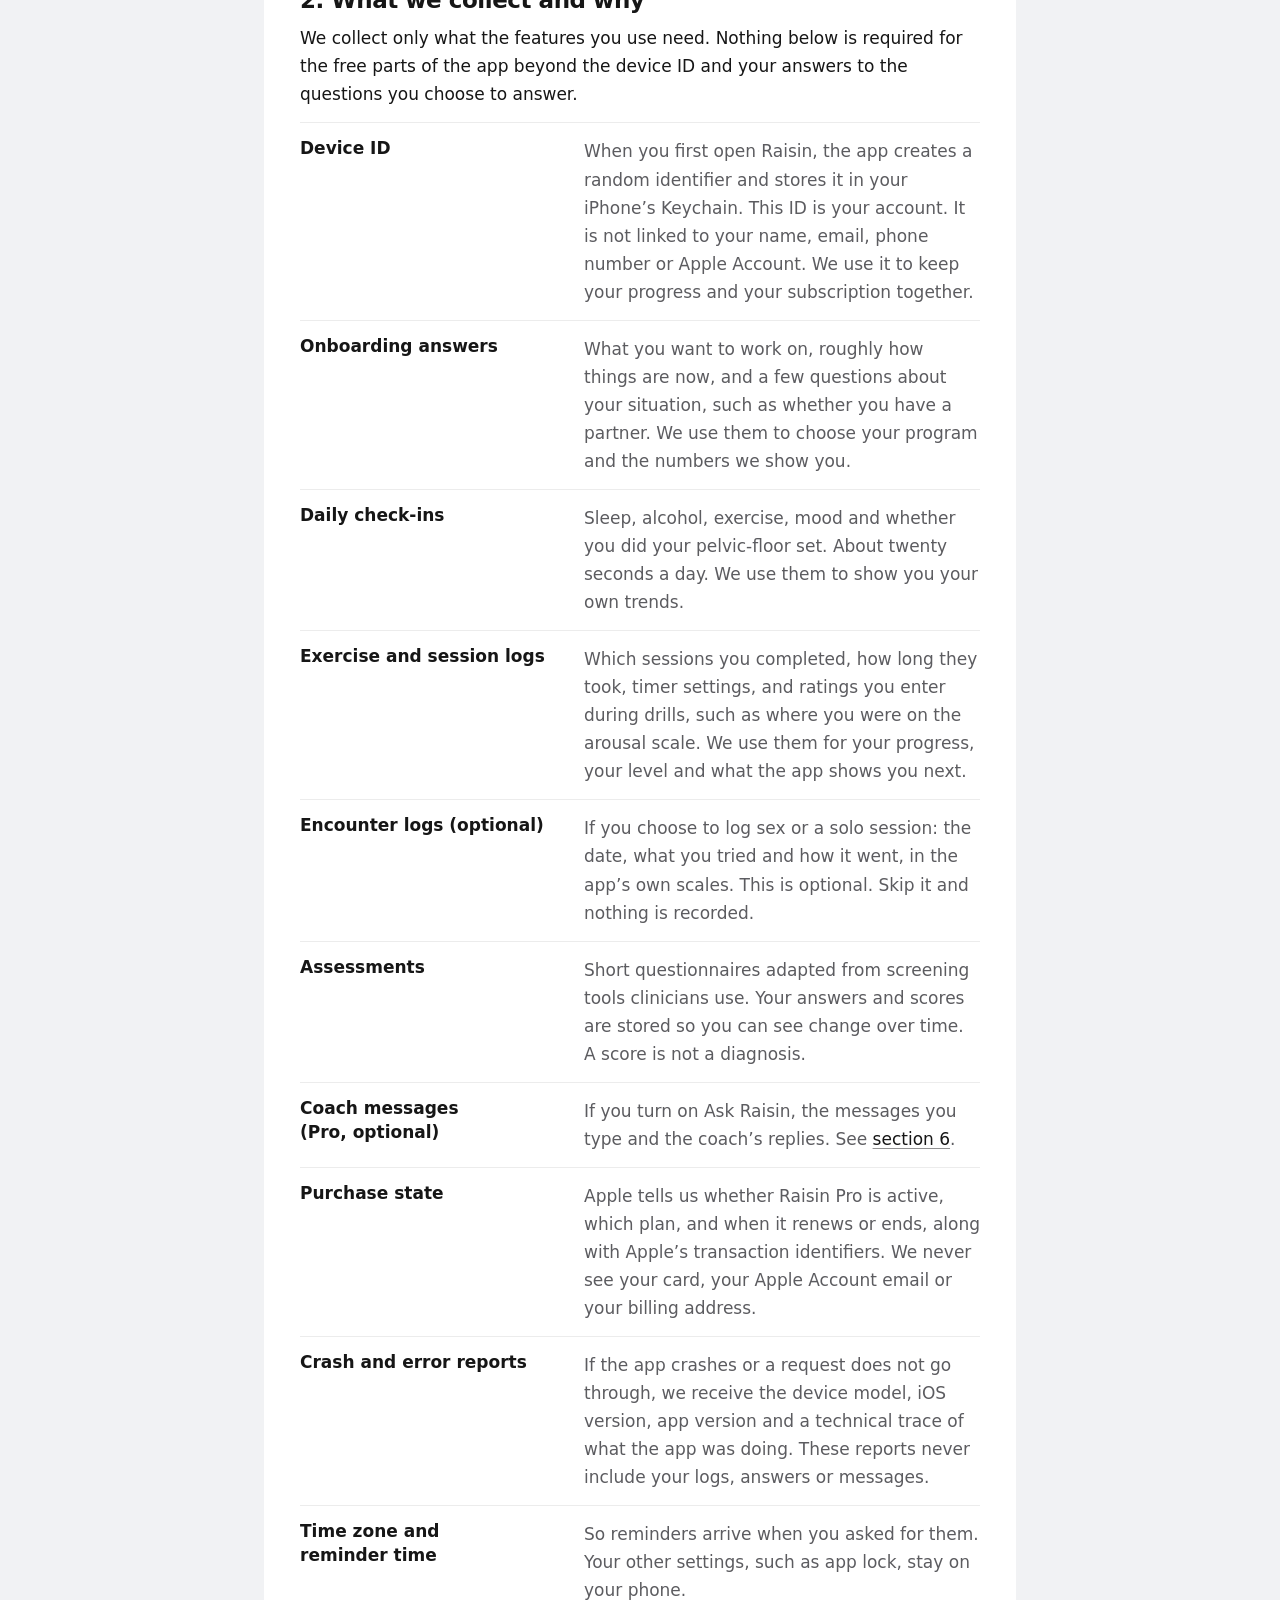
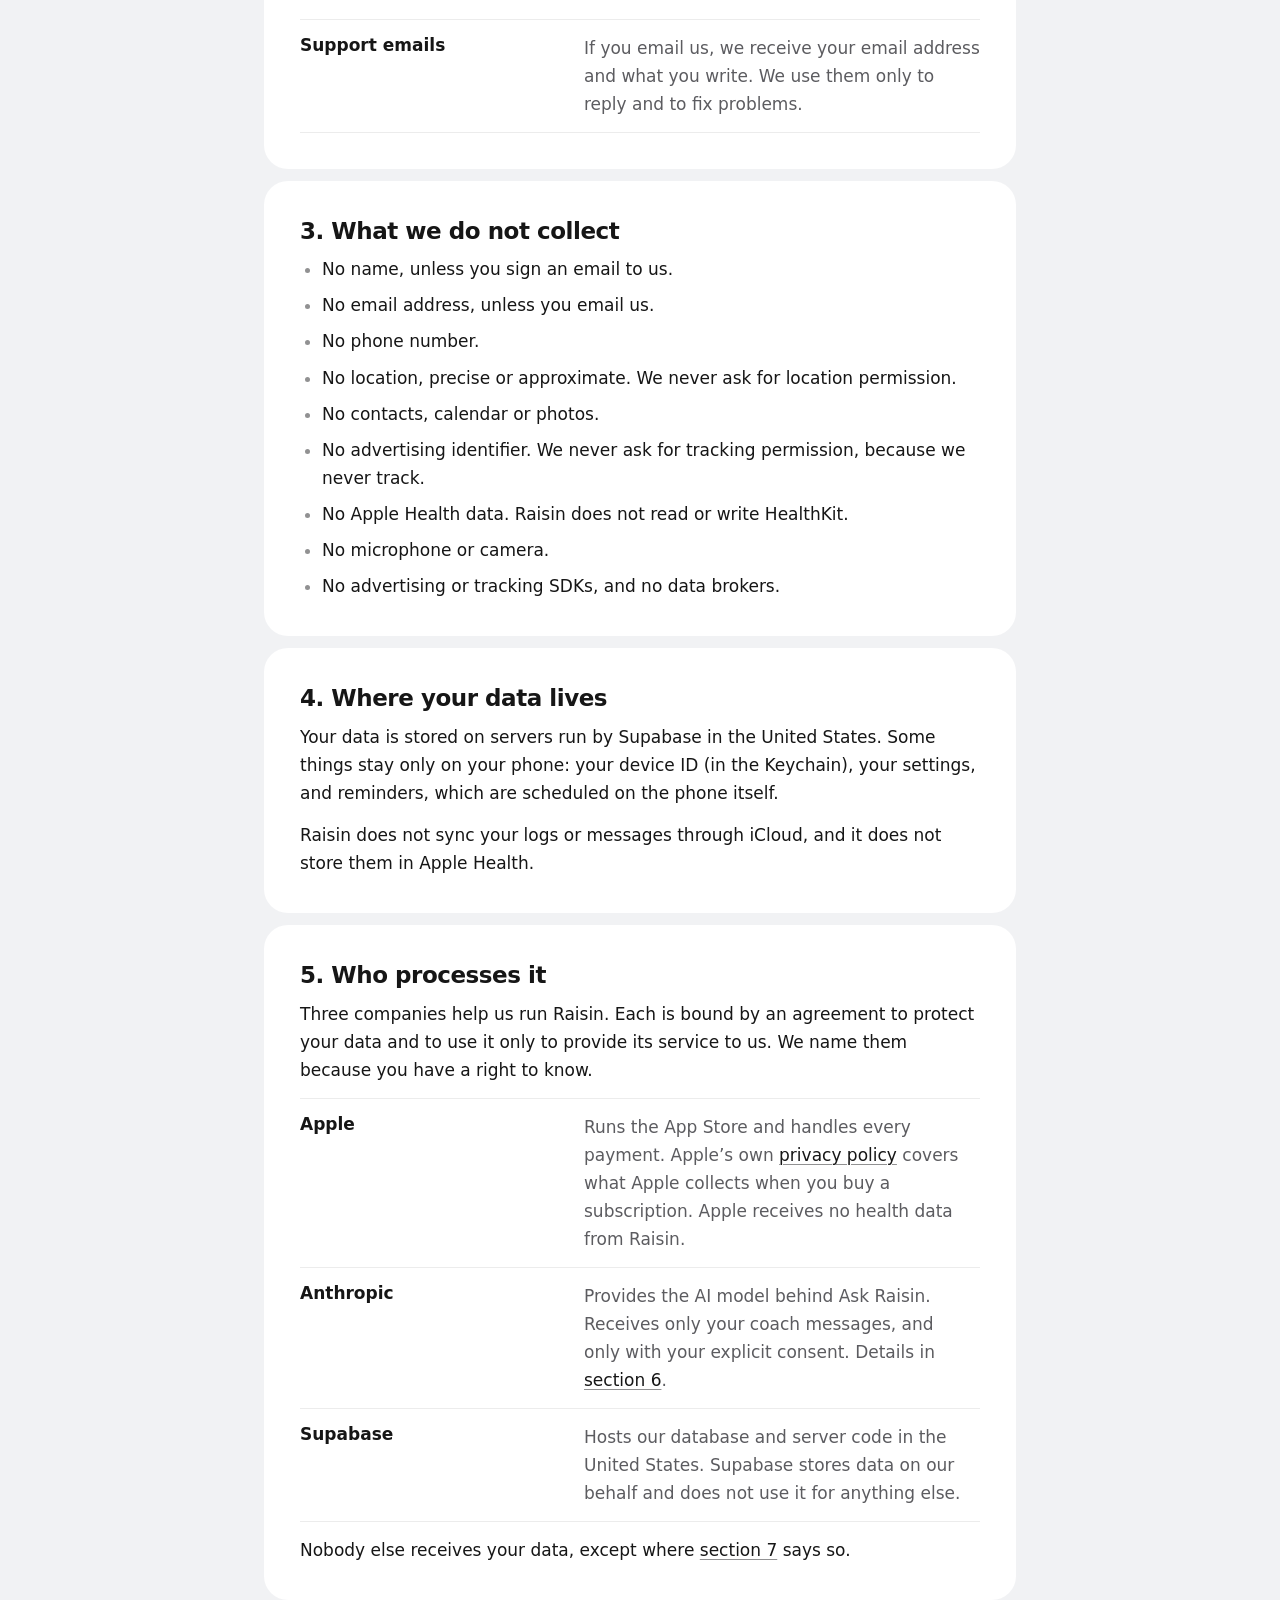
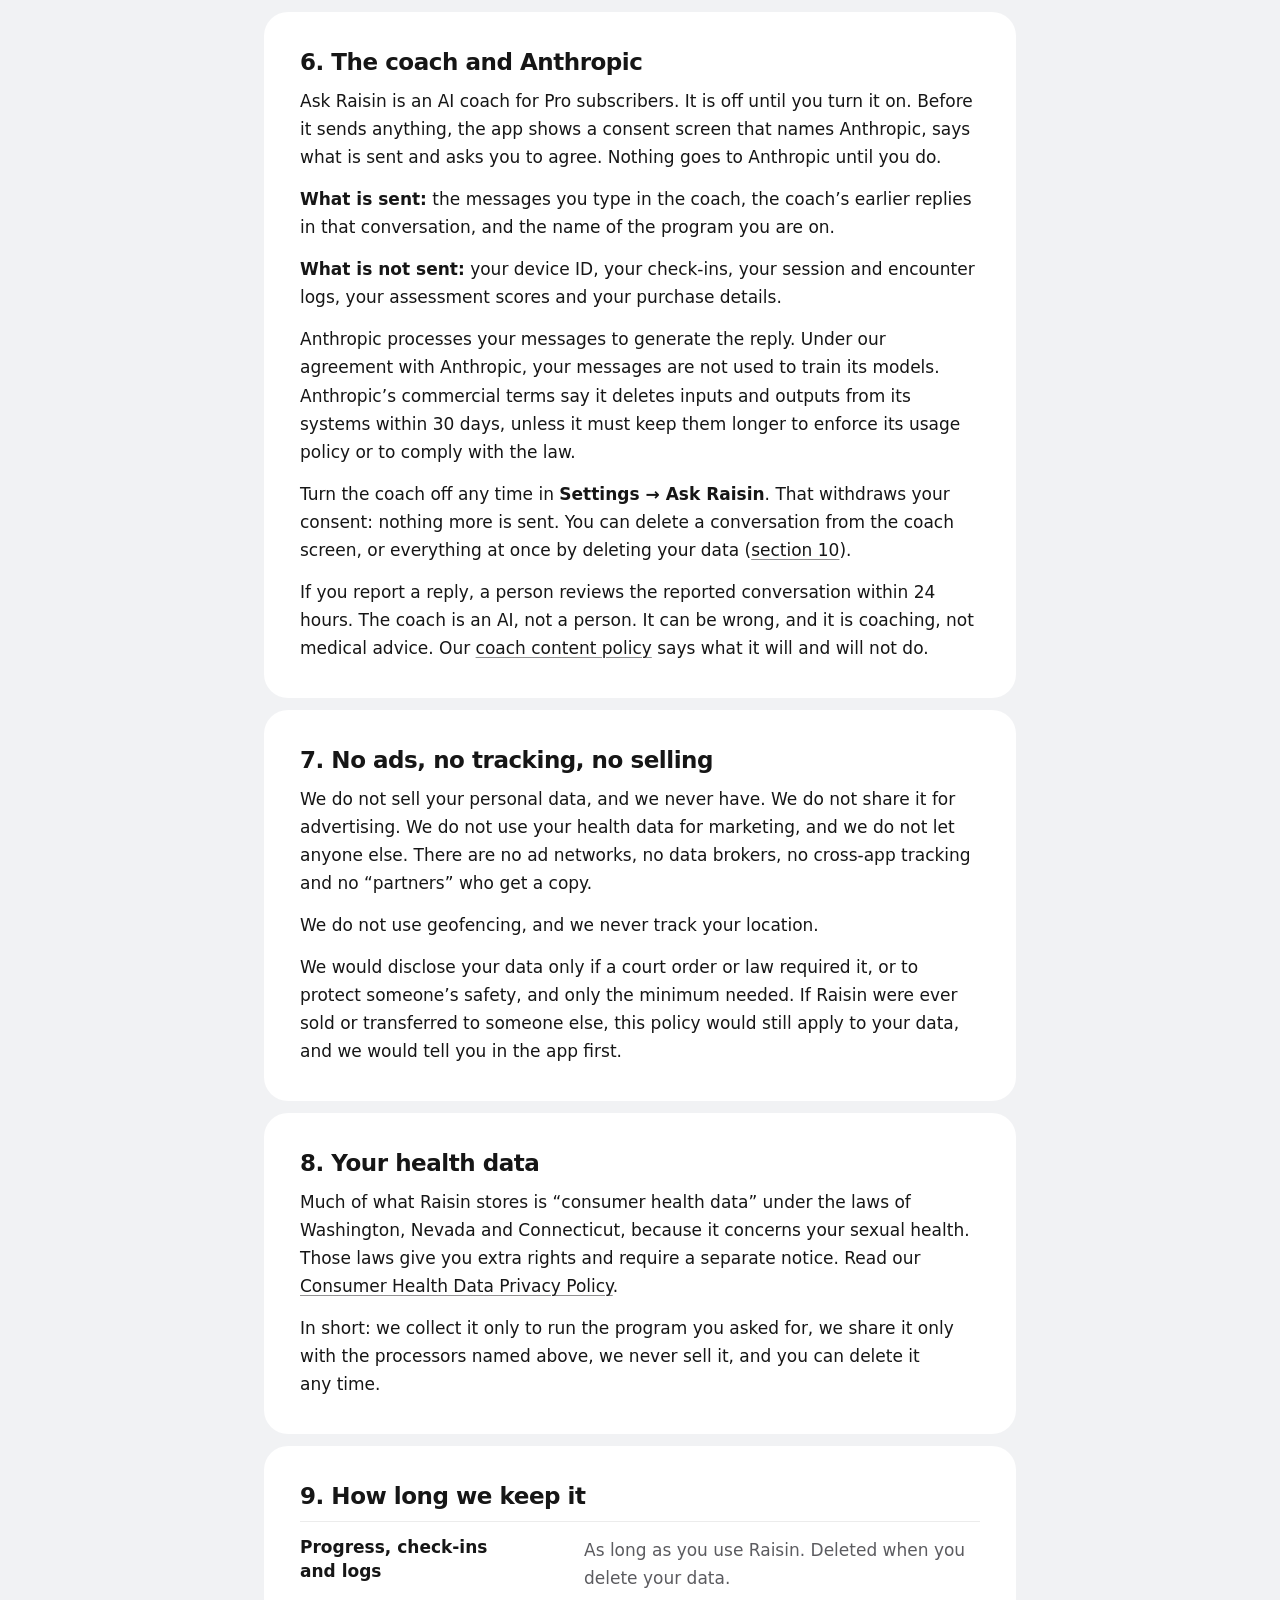
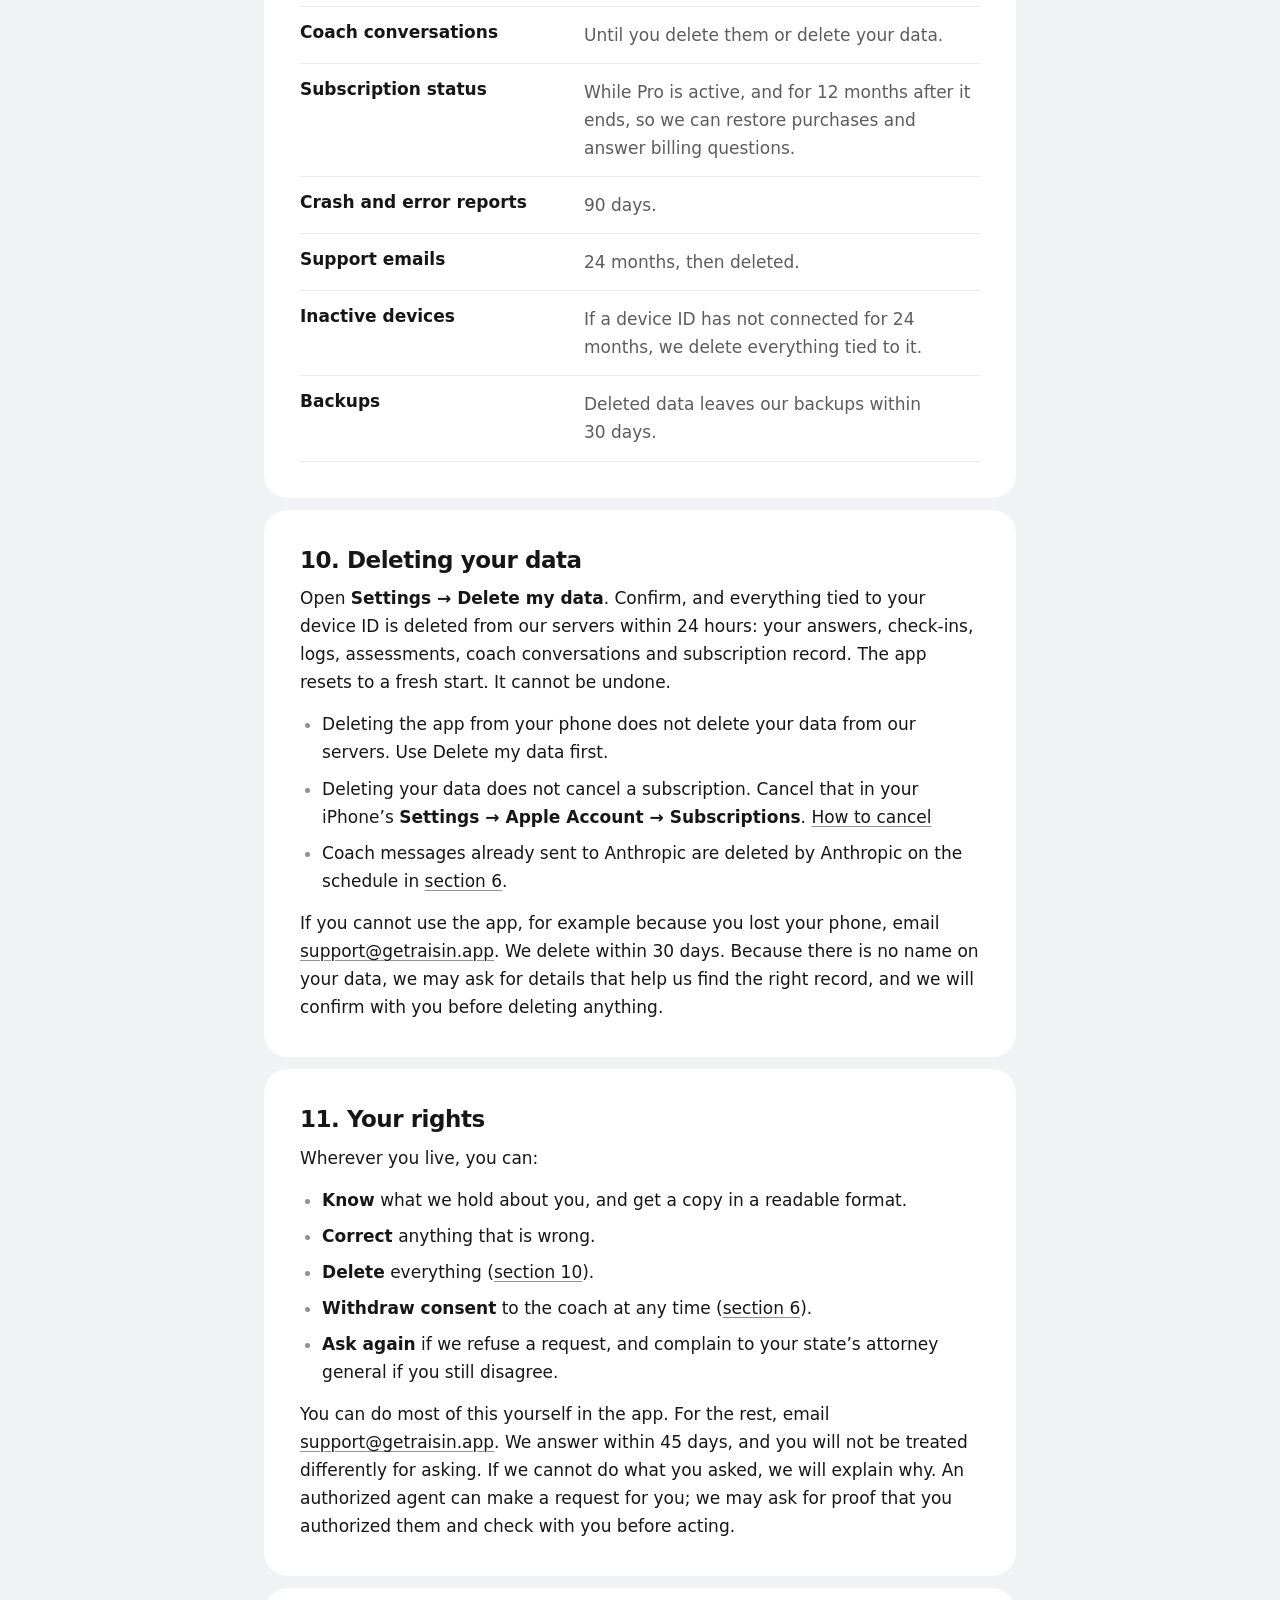
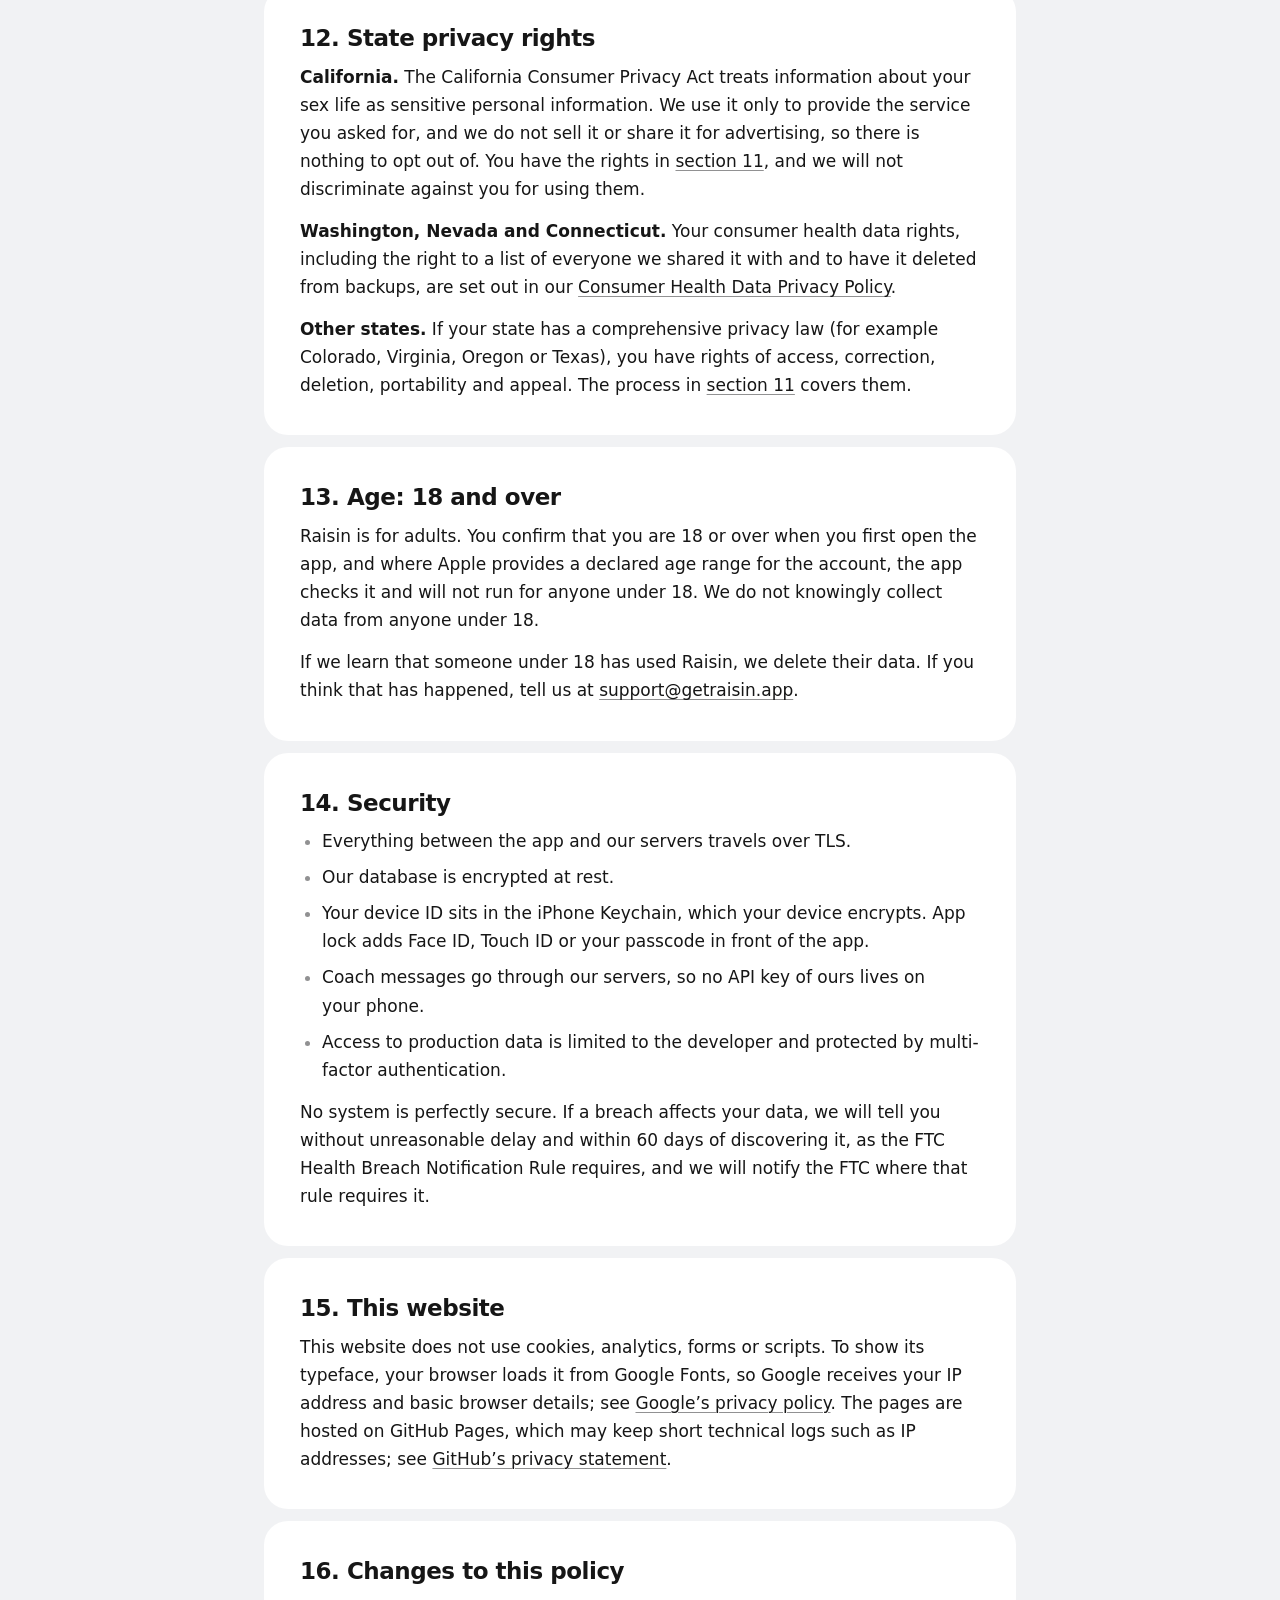
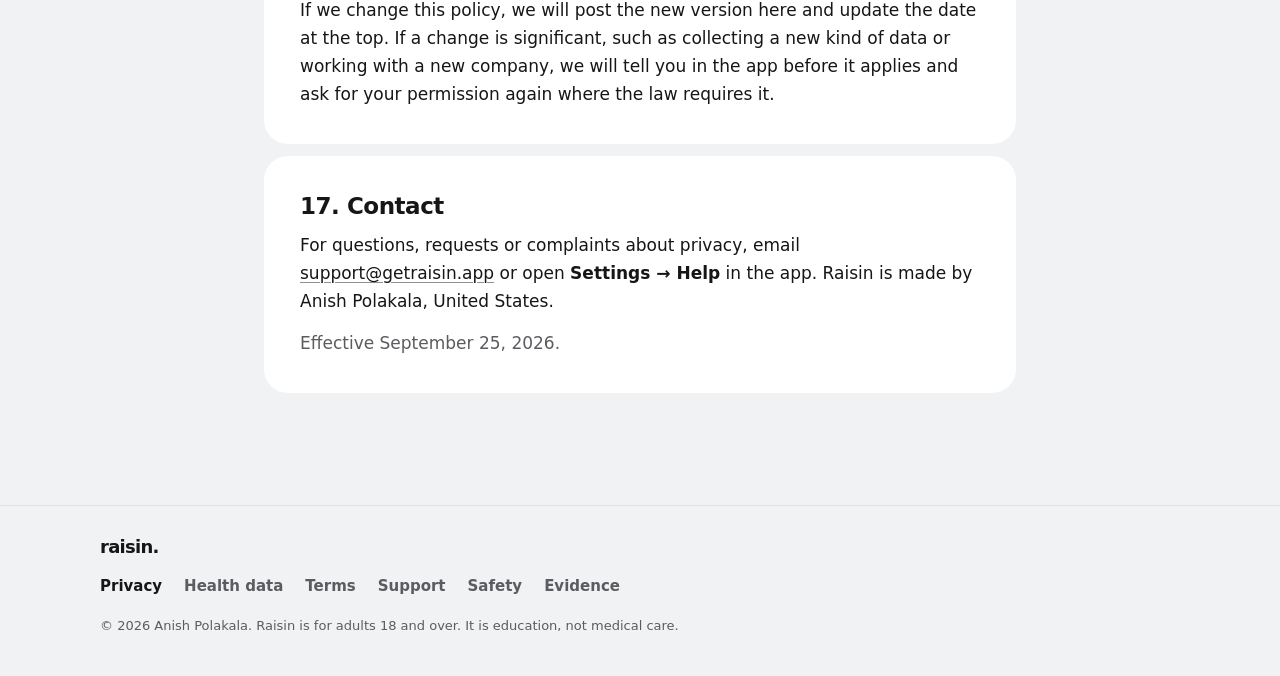
<file: privacy.html>
<!doctype html>
<html lang="en">
<head>
<meta charset="utf-8">
<meta name="viewport" content="width=device-width, initial-scale=1">
<title>Privacy policy · Raisin</title>
<meta name="description" content="What Raisin collects, why, who helps us run it, and how to delete it. In plain words.">
<meta name="color-scheme" content="light dark">
<meta name="theme-color" content="#F1F2F4" media="(prefers-color-scheme: light)">
<meta name="theme-color" content="#000000" media="(prefers-color-scheme: dark)">
<meta name="referrer" content="no-referrer">
<meta name="format-detection" content="telephone=no">
<meta http-equiv="Content-Security-Policy" content="default-src 'self'; script-src 'none'; style-src 'self' https://fonts.googleapis.com; font-src https://fonts.gstatic.com; img-src 'self' data:; connect-src 'none'; base-uri 'none'; form-action 'none'; object-src 'none'">
<meta property="og:title" content="Privacy policy · Raisin">
<meta property="og:description" content="What Raisin collects, why, who helps us run it, and how to delete it. In plain words.">
<meta property="og:type" content="website">
<link rel="icon" href="assets/favicon.svg" type="image/svg+xml">
<link rel="preconnect" href="https://fonts.googleapis.com">
<link rel="preconnect" href="https://fonts.gstatic.com" crossorigin>
<link rel="stylesheet" href="https://fonts.googleapis.com/css2?family=Figtree:wght@400;500;600;700;800&display=swap">
<link rel="stylesheet" href="assets/site.css">
</head>
<body>
<a class="skip-link" href="#main">Skip to content</a>
<header class="site-header">
  <div class="wrap site-header__inner">
    <a class="wordmark" href="./">raisin.</a>
    <nav class="site-nav" aria-label="Main">
      <ul>
        <li><a href="safety.html">Safety</a></li>
        <li><a href="support.html">Support</a></li>
      </ul>
    </nav>
  </div>
</header>
<main id="main">
  <div class="page-head wrap--doc">
    <p class="eyebrow">Privacy policy</p>
    <h1 class="page-title">privacy.</h1>
    <p class="lede">What Raisin collects, why, who helps us run it, and how to delete it. In plain words.</p>
    <p class="meta">Effective September 25, 2026</p>
  </div>
  <div class="wrap--doc stack">
    <section class="card card--inverse" aria-labelledby="short-title">
      <h2 class="eyebrow" id="short-title">The short version</h2>
      <ul class="summary">
        <li>No account. Raisin makes a random ID on your phone. No name, email or phone number.</li>
        <li>What you log stays between you, your phone and our servers. We never sell it, share it for ads or use it for marketing.</li>
        <li>If you turn on the coach, the messages you type are sent to Anthropic to generate replies. You are asked first, and you can turn it off.</li>
        <li>Apple handles payments. We only learn whether Pro is active.</li>
        <li>Delete everything from Settings. It is gone from our servers within 24 hours.</li>
      </ul>
      <p class="summary-note">The full policy below is what counts. Questions? <a href="support.html#contact">Email us</a>.</p>
    </section>
    <nav class="card toc" aria-labelledby="toc-title">
      <h2 class="eyebrow" id="toc-title">Contents</h2>
      <ol>
        <li><a href="#who">1. Who we are</a></li>
        <li><a href="#collect">2. What we collect and why</a></li>
        <li><a href="#not-collected">3. What we do not collect</a></li>
        <li><a href="#where">4. Where your data lives</a></li>
        <li><a href="#processors">5. Who processes it</a></li>
        <li><a href="#coach">6. The coach and Anthropic</a></li>
        <li><a href="#no-ads">7. No ads, no tracking, no selling</a></li>
        <li><a href="#health">8. Your health data</a></li>
        <li><a href="#retention">9. How long we keep it</a></li>
        <li><a href="#delete">10. Deleting your data</a></li>
        <li><a href="#rights">11. Your rights</a></li>
        <li><a href="#states">12. State privacy rights</a></li>
        <li><a href="#age">13. Age: 18 and over</a></li>
        <li><a href="#security">14. Security</a></li>
        <li><a href="#website">15. This website</a></li>
        <li><a href="#changes">16. Changes to this policy</a></li>
        <li><a href="#contact">17. Contact</a></li>
      </ol>
    </nav>
    <section class="card prose" id="who">
      <h2>1. Who we are</h2>
      <p>Raisin is an iPhone app for men who want more control, confidence and connection in their sex lives. It is made by Anish Polakala, an individual developer in the United States, who is responsible for your information. In this policy, “Raisin”, “we” and “us” mean Anish Polakala.</p>
      <p>Raisin is educational. It is not a healthcare provider, and it is not covered by HIPAA. Other privacy laws do apply to it, and this policy is written to meet them.</p>
    </section>
    <section class="card prose" id="collect">
      <h2>2. What we collect and why</h2>
      <p>We collect only what the features you use need. Nothing below is required for the free parts of the app beyond the device ID and your answers to the questions you choose to answer.</p>
      <dl class="facts">
        <div><dt>Device ID</dt><dd>When you first open Raisin, the app creates a random identifier and stores it in your iPhone’s Keychain. This ID is your account. It is not linked to your name, email, phone number or Apple Account. We use it to keep your progress and your subscription together.</dd></div>
        <div><dt>Onboarding answers</dt><dd>What you want to work on, roughly how things are now, and a few questions about your situation, such as whether you have a partner. We use them to choose your program and the numbers we show you.</dd></div>
        <div><dt>Daily check-ins</dt><dd>Sleep, alcohol, exercise, mood and whether you did your pelvic-floor set. About twenty seconds a day. We use them to show you your own trends.</dd></div>
        <div><dt>Exercise and session logs</dt><dd>Which sessions you completed, how long they took, timer settings, and ratings you enter during drills, such as where you were on the arousal scale. We use them for your progress, your level and what the app shows you next.</dd></div>
        <div><dt>Encounter logs (optional)</dt><dd>If you choose to log sex or a solo session: the date, what you tried and how it went, in the app’s own scales. This is optional. Skip it and nothing is recorded.</dd></div>
        <div><dt>Assessments</dt><dd>Short questionnaires adapted from screening tools clinicians use. Your answers and scores are stored so you can see change over time. A score is not a diagnosis.</dd></div>
        <div><dt>Coach messages (Pro, optional)</dt><dd>If you turn on Ask Raisin, the messages you type and the coach’s replies. See <a href="#coach">section 6</a>.</dd></div>
        <div><dt>Purchase state</dt><dd>Apple tells us whether Raisin Pro is active, which plan, and when it renews or ends, along with Apple’s transaction identifiers. We never see your card, your Apple Account email or your billing address.</dd></div>
        <div><dt>Crash and error reports</dt><dd>If the app crashes or a request does not go through, we receive the device model, iOS version, app version and a technical trace of what the app was doing. These reports never include your logs, answers or messages.</dd></div>
        <div><dt>Time zone and reminder time</dt><dd>So reminders arrive when you asked for them. Your other settings, such as app lock, stay on your phone.</dd></div>
        <div><dt>Support emails</dt><dd>If you email us, we receive your email address and what you write. We use them only to reply and to fix problems.</dd></div>
      </dl>
    </section>
    <section class="card prose" id="not-collected">
      <h2>3. What we do not collect</h2>
      <ul>
        <li>No name, unless you sign an email to us.</li>
        <li>No email address, unless you email us.</li>
        <li>No phone number.</li>
        <li>No location, precise or approximate. We never ask for location permission.</li>
        <li>No contacts, calendar or photos.</li>
        <li>No advertising identifier. We never ask for tracking permission, because we never track.</li>
        <li>No Apple Health data. Raisin does not read or write HealthKit.</li>
        <li>No microphone or camera.</li>
        <li>No advertising or tracking SDKs, and no data brokers.</li>
      </ul>
    </section>
    <section class="card prose" id="where">
      <h2>4. Where your data lives</h2>
      <p>Your data is stored on servers run by Supabase in the United States. Some things stay only on your phone: your device ID (in the Keychain), your settings, and reminders, which are scheduled on the phone itself.</p>
      <p>Raisin does not sync your logs or messages through iCloud, and it does not store them in Apple Health.</p>
    </section>
    <section class="card prose" id="processors">
      <h2>5. Who processes it</h2>
      <p>Three companies help us run Raisin. Each is bound by an agreement to protect your data and to use it only to provide its service to us. We name them because you have a right to know.</p>
      <dl class="facts">
        <div><dt>Apple</dt><dd>Runs the App Store and handles every payment. Apple’s own <a href="https://www.apple.com/legal/privacy/">privacy policy</a> covers what Apple collects when you buy a subscription. Apple receives no health data from Raisin.</dd></div>
        <div><dt>Anthropic</dt><dd>Provides the AI model behind Ask Raisin. Receives only your coach messages, and only with your explicit consent. Details in <a href="#coach">section 6</a>.</dd></div>
        <div><dt>Supabase</dt><dd>Hosts our database and server code in the United States. Supabase stores data on our behalf and does not use it for anything else.</dd></div>
      </dl>
      <p>Nobody else receives your data, except where <a href="#no-ads">section 7</a> says so.</p>
    </section>
    <section class="card prose" id="coach">
      <h2>6. The coach and Anthropic</h2>
      <p>Ask Raisin is an AI coach for Pro subscribers. It is off until you turn it on. Before it sends anything, the app shows a consent screen that names Anthropic, says what is sent and asks you to agree. Nothing goes to Anthropic until you do.</p>
      <p><strong>What is sent:</strong> the messages you type in the coach, the coach’s earlier replies in that conversation, and the name of the program you are on.</p>
      <p><strong>What is not sent:</strong> your device ID, your check-ins, your session and encounter logs, your assessment scores and your purchase details.</p>
      <p>Anthropic processes your messages to generate the reply. Under our agreement with Anthropic, your messages are not used to train its models. Anthropic’s commercial terms say it deletes inputs and outputs from its systems within 30 days, unless it must keep them longer to enforce its usage policy or to comply with the law.</p>
      <p>Turn the coach off any time in <span class="path">Settings → Ask Raisin</span>. That withdraws your consent: nothing more is sent. You can delete a conversation from the coach screen, or everything at once by deleting your data (<a href="#delete">section 10</a>).</p>
      <p>If you report a reply, a person reviews the reported conversation within 24 hours. The coach is an AI, not a person. It can be wrong, and it is coaching, not medical advice. Our <a href="support.html#coach-policy">coach content policy</a> says what it will and will not do.</p>
    </section>
    <section class="card prose" id="no-ads">
      <h2>7. No ads, no tracking, no selling</h2>
      <p>We do not sell your personal data, and we never have. We do not share it for advertising. We do not use your health data for marketing, and we do not let anyone else. There are no ad networks, no data brokers, no cross-app tracking and no “partners” who get a copy.</p>
      <p>We do not use geofencing, and we never track your location.</p>
      <p>We would disclose your data only if a court order or law required it, or to protect someone’s safety, and only the minimum needed. If Raisin were ever sold or transferred to someone else, this policy would still apply to your data, and we would tell you in the app first.</p>
    </section>
    <section class="card prose" id="health">
      <h2>8. Your health data</h2>
      <p>Much of what Raisin stores is “consumer health data” under the laws of Washington, Nevada and Connecticut, because it concerns your sexual health. Those laws give you extra rights and require a separate notice. Read our <a href="health-data.html">Consumer Health Data Privacy Policy</a>.</p>
      <p>In short: we collect it only to run the program you asked for, we share it only with the processors named above, we never sell it, and you can delete it any time.</p>
    </section>
    <section class="card prose" id="retention">
      <h2>9. How long we keep it</h2>
      <dl class="facts">
        <div><dt>Progress, check-ins and logs</dt><dd>As long as you use Raisin. Deleted when you delete your data.</dd></div>
        <div><dt>Coach conversations</dt><dd>Until you delete them or delete your data.</dd></div>
        <div><dt>Subscription status</dt><dd>While Pro is active, and for 12 months after it ends, so we can restore purchases and answer billing questions.</dd></div>
        <div><dt>Crash and error reports</dt><dd>90 days.</dd></div>
        <div><dt>Support emails</dt><dd>24 months, then deleted.</dd></div>
        <div><dt>Inactive devices</dt><dd>If a device ID has not connected for 24 months, we delete everything tied to it.</dd></div>
        <div><dt>Backups</dt><dd>Deleted data leaves our backups within 30 days.</dd></div>
      </dl>
    </section>
    <section class="card prose" id="delete">
      <h2>10. Deleting your data</h2>
      <p>Open <span class="path">Settings → Delete my data</span>. Confirm, and everything tied to your device ID is deleted from our servers within 24 hours: your answers, check-ins, logs, assessments, coach conversations and subscription record. The app resets to a fresh start. It cannot be undone.</p>
      <ul>
        <li>Deleting the app from your phone does not delete your data from our servers. Use Delete my data first.</li>
        <li>Deleting your data does not cancel a subscription. Cancel that in your iPhone’s <span class="path">Settings → Apple Account → Subscriptions</span>. <a href="support.html#cancel">How to cancel</a></li>
        <li>Coach messages already sent to Anthropic are deleted by Anthropic on the schedule in <a href="#coach">section 6</a>.</li>
      </ul>
      <p>If you cannot use the app, for example because you lost your phone, email <a href="mailto:support@getraisin.app">support@getraisin.app</a>. We delete within 30 days. Because there is no name on your data, we may ask for details that help us find the right record, and we will confirm with you before deleting anything.</p>
    </section>
    <section class="card prose" id="rights">
      <h2>11. Your rights</h2>
      <p>Wherever you live, you can:</p>
      <ul>
        <li><strong>Know</strong> what we hold about you, and get a copy in a readable format.</li>
        <li><strong>Correct</strong> anything that is wrong.</li>
        <li><strong>Delete</strong> everything (<a href="#delete">section 10</a>).</li>
        <li><strong>Withdraw consent</strong> to the coach at any time (<a href="#coach">section 6</a>).</li>
        <li><strong>Ask again</strong> if we refuse a request, and complain to your state’s attorney general if you still disagree.</li>
      </ul>
      <p>You can do most of this yourself in the app. For the rest, email <a href="mailto:support@getraisin.app">support@getraisin.app</a>. We answer within 45 days, and you will not be treated differently for asking. If we cannot do what you asked, we will explain why. An authorized agent can make a request for you; we may ask for proof that you authorized them and check with you before acting.</p>
    </section>
    <section class="card prose" id="states">
      <h2>12. State privacy rights</h2>
      <p><strong>California.</strong> The California Consumer Privacy Act treats information about your sex life as sensitive personal information. We use it only to provide the service you asked for, and we do not sell it or share it for advertising, so there is nothing to opt out of. You have the rights in <a href="#rights">section 11</a>, and we will not discriminate against you for using them.</p>
      <p><strong>Washington, Nevada and Connecticut.</strong> Your consumer health data rights, including the right to a list of everyone we shared it with and to have it deleted from backups, are set out in our <a href="health-data.html">Consumer Health Data Privacy Policy</a>.</p>
      <p><strong>Other states.</strong> If your state has a comprehensive privacy law (for example Colorado, Virginia, Oregon or Texas), you have rights of access, correction, deletion, portability and appeal. The process in <a href="#rights">section 11</a> covers them.</p>
    </section>
    <section class="card prose" id="age">
      <h2>13. Age: 18 and over</h2>
      <p>Raisin is for adults. You confirm that you are 18 or over when you first open the app, and where Apple provides a declared age range for the account, the app checks it and will not run for anyone under 18. We do not knowingly collect data from anyone under 18.</p>
      <p>If we learn that someone under 18 has used Raisin, we delete their data. If you think that has happened, tell us at <a href="mailto:support@getraisin.app">support@getraisin.app</a>.</p>
    </section>
    <section class="card prose" id="security">
      <h2>14. Security</h2>
      <ul>
        <li>Everything between the app and our servers travels over TLS.</li>
        <li>Our database is encrypted at rest.</li>
        <li>Your device ID sits in the iPhone Keychain, which your device encrypts. App lock adds Face ID, Touch ID or your passcode in front of the app.</li>
        <li>Coach messages go through our servers, so no API key of ours lives on your phone.</li>
        <li>Access to production data is limited to the developer and protected by multi-factor authentication.</li>
      </ul>
      <p>No system is perfectly secure. If a breach affects your data, we will tell you without unreasonable delay and within 60 days of discovering it, as the FTC Health Breach Notification Rule requires, and we will notify the FTC where that rule requires it.</p>
    </section>
    <section class="card prose" id="website">
      <h2>15. This website</h2>
      <p>This website does not use cookies, analytics, forms or scripts. To show its typeface, your browser loads it from Google Fonts, so Google receives your IP address and basic browser details; see <a href="https://policies.google.com/privacy">Google’s privacy policy</a>. The pages are hosted on GitHub Pages, which may keep short technical logs such as IP addresses; see <a href="https://docs.github.com/en/site-policy/privacy-policies/github-general-privacy-statement">GitHub’s privacy statement</a>.</p>
    </section>
    <section class="card prose" id="changes">
      <h2>16. Changes to this policy</h2>
      <p>If we change this policy, we will post the new version here and update the date at the top. If a change is significant, such as collecting a new kind of data or working with a new company, we will tell you in the app before it applies and ask for your permission again where the law requires it.</p>
    </section>
    <section class="card prose" id="contact">
      <h2>17. Contact</h2>
      <p>For questions, requests or complaints about privacy, email <a href="mailto:support@getraisin.app">support@getraisin.app</a> or open <span class="path">Settings → Help</span> in the app. Raisin is made by Anish Polakala, United States.</p>
      <p class="muted">Effective September 25, 2026.</p>
    </section>
  </div>
</main>
<footer class="site-footer">
  <div class="wrap site-footer__inner">
    <a class="wordmark wordmark--sm" href="./">raisin.</a>
    <nav aria-label="Legal and help">
      <ul class="footer-links">
        <li><a href="privacy.html" aria-current="page">Privacy</a></li>
        <li><a href="health-data.html">Health data</a></li>
        <li><a href="terms.html">Terms</a></li>
        <li><a href="support.html">Support</a></li>
        <li><a href="safety.html">Safety</a></li>
        <li><a href="evidence.html">Evidence</a></li>
      </ul>
    </nav>
    <p class="copyright">&copy; 2026 Anish Polakala. Raisin is for adults 18 and over. It is education, not medical care.</p>
  </div>
</footer>
</body>
</html>
</file>
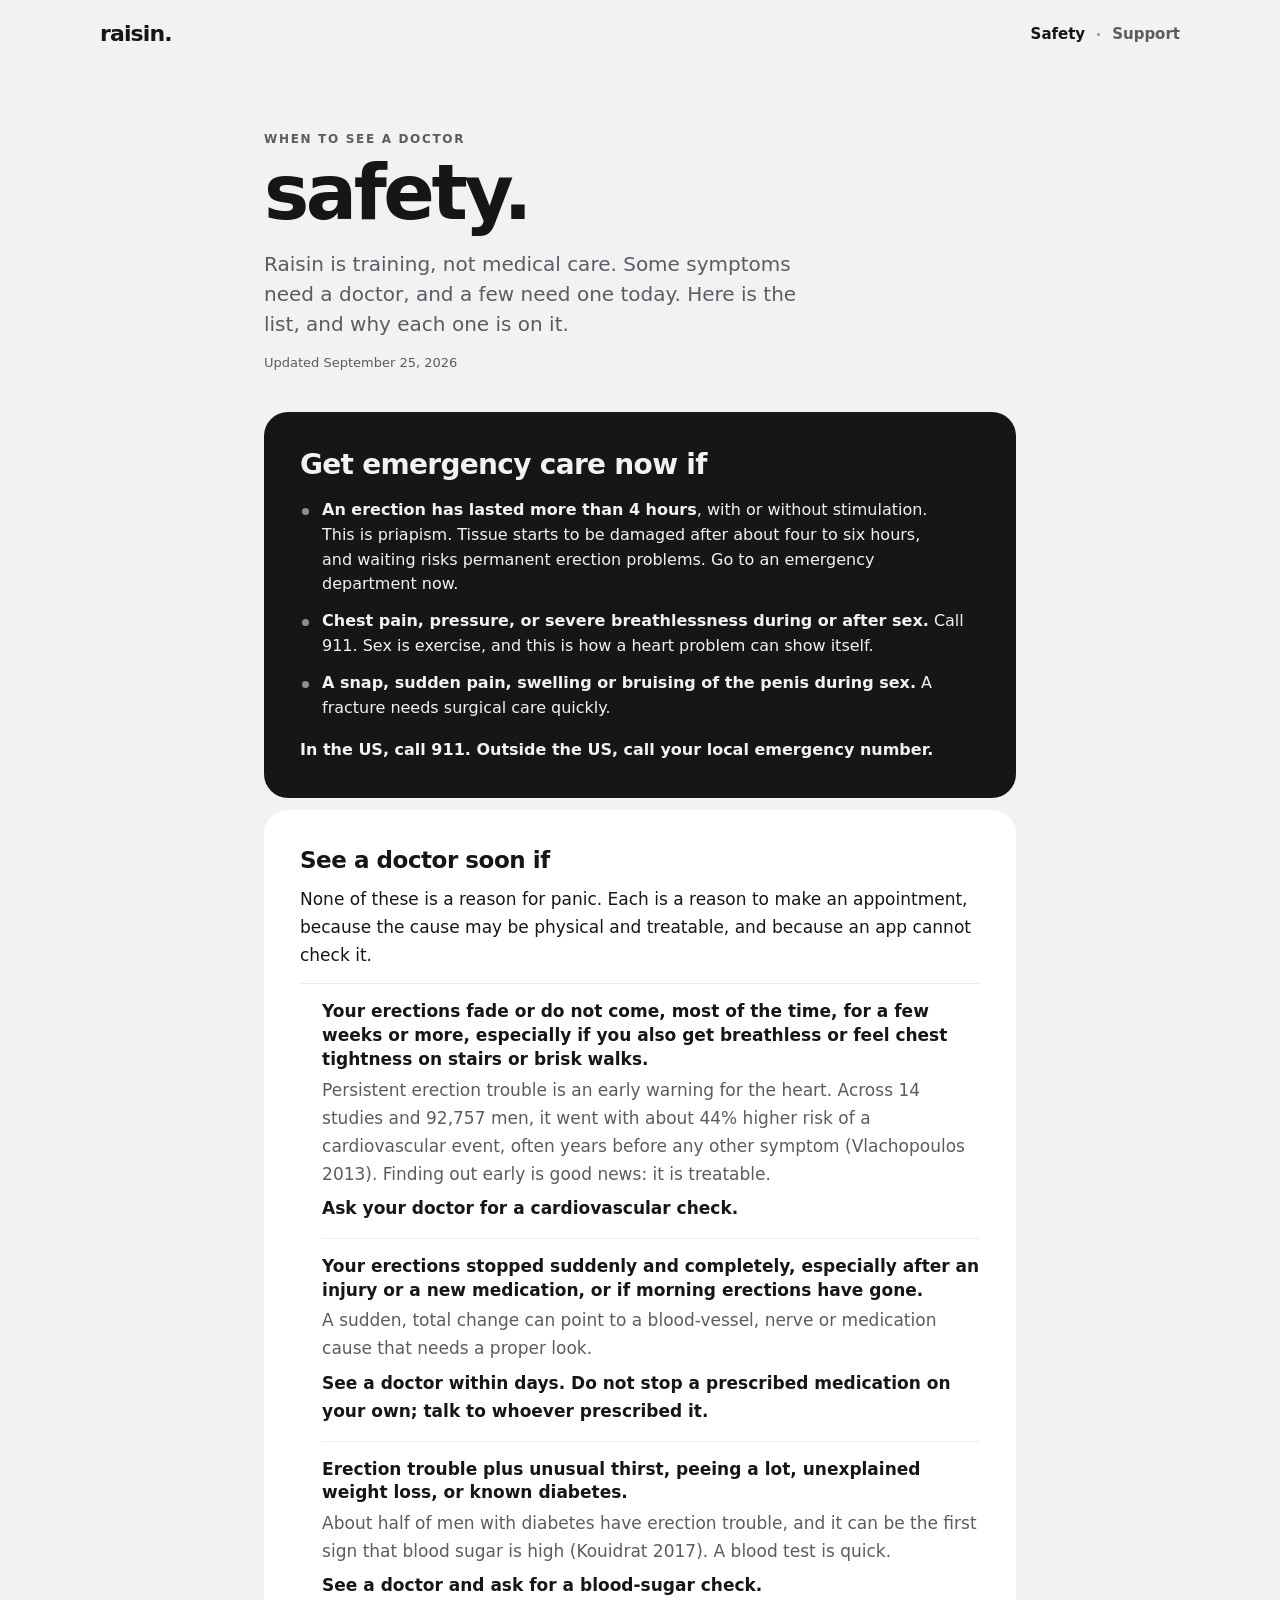
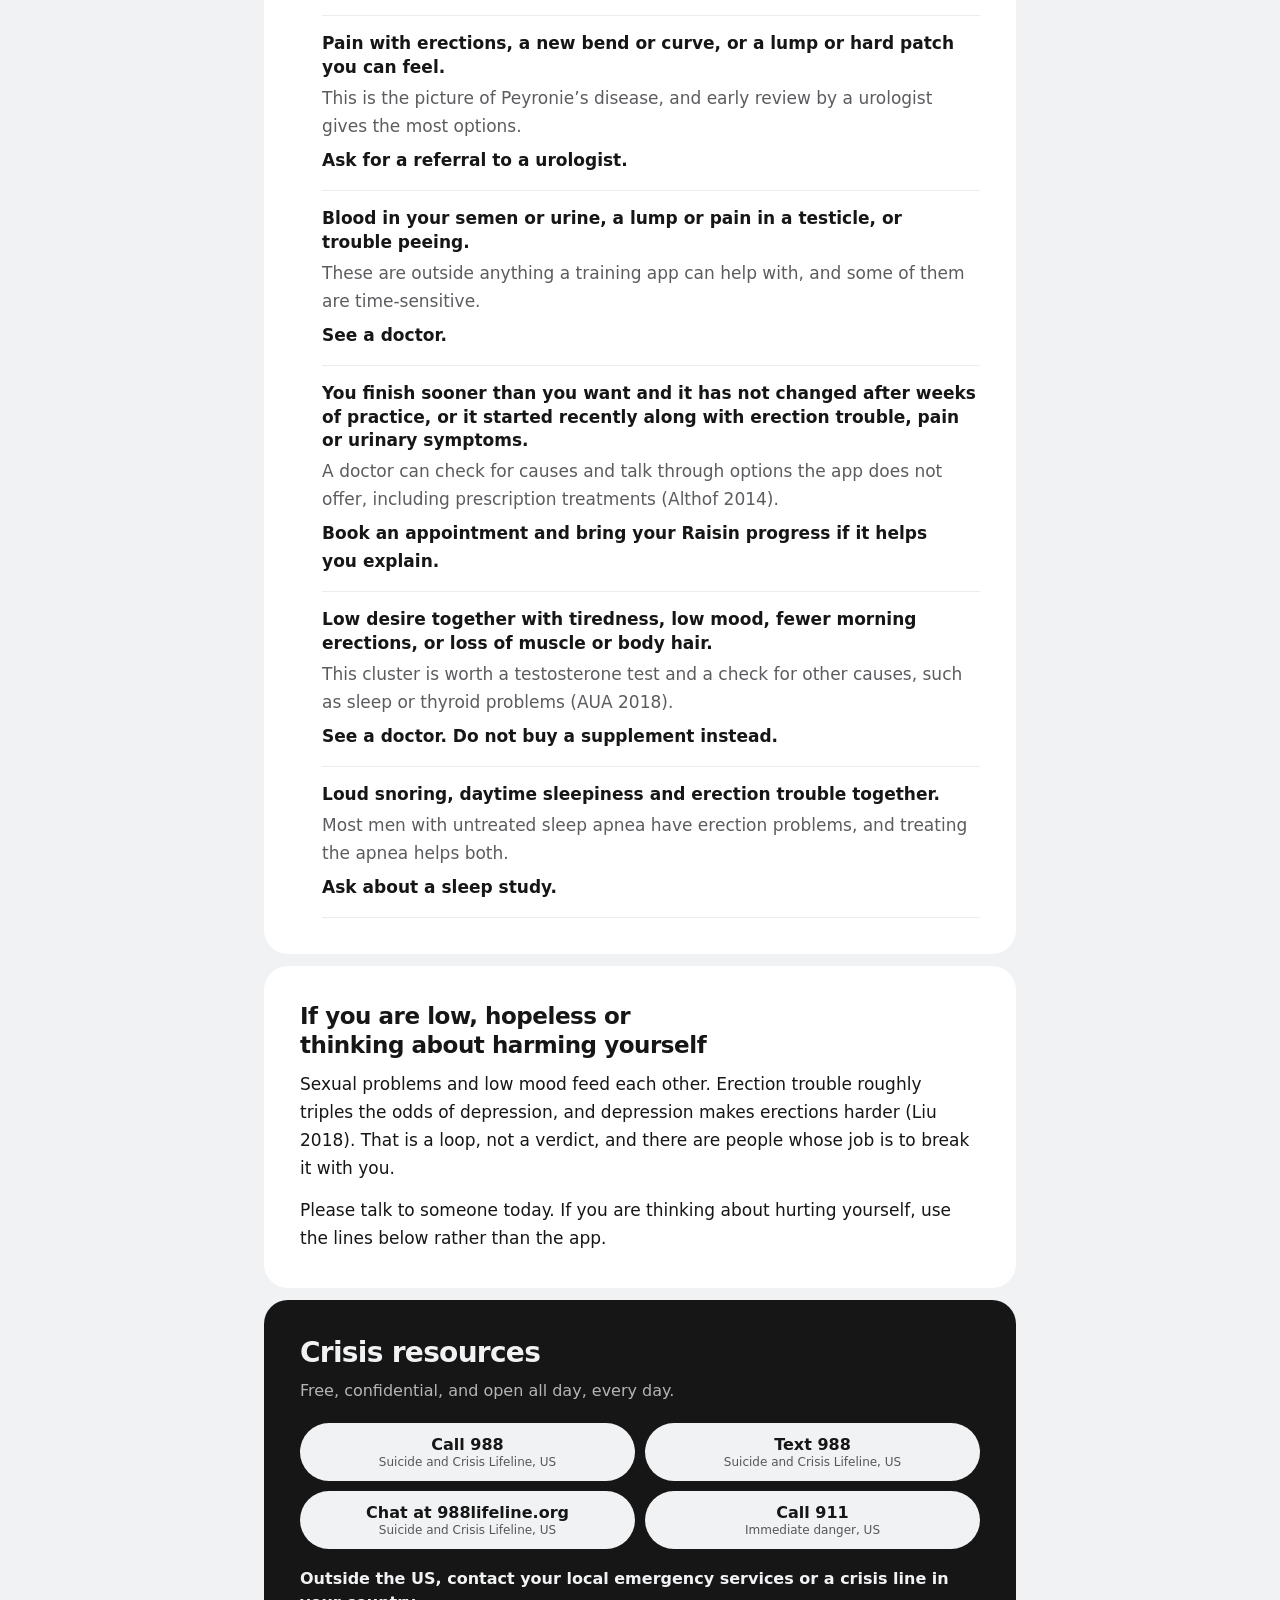
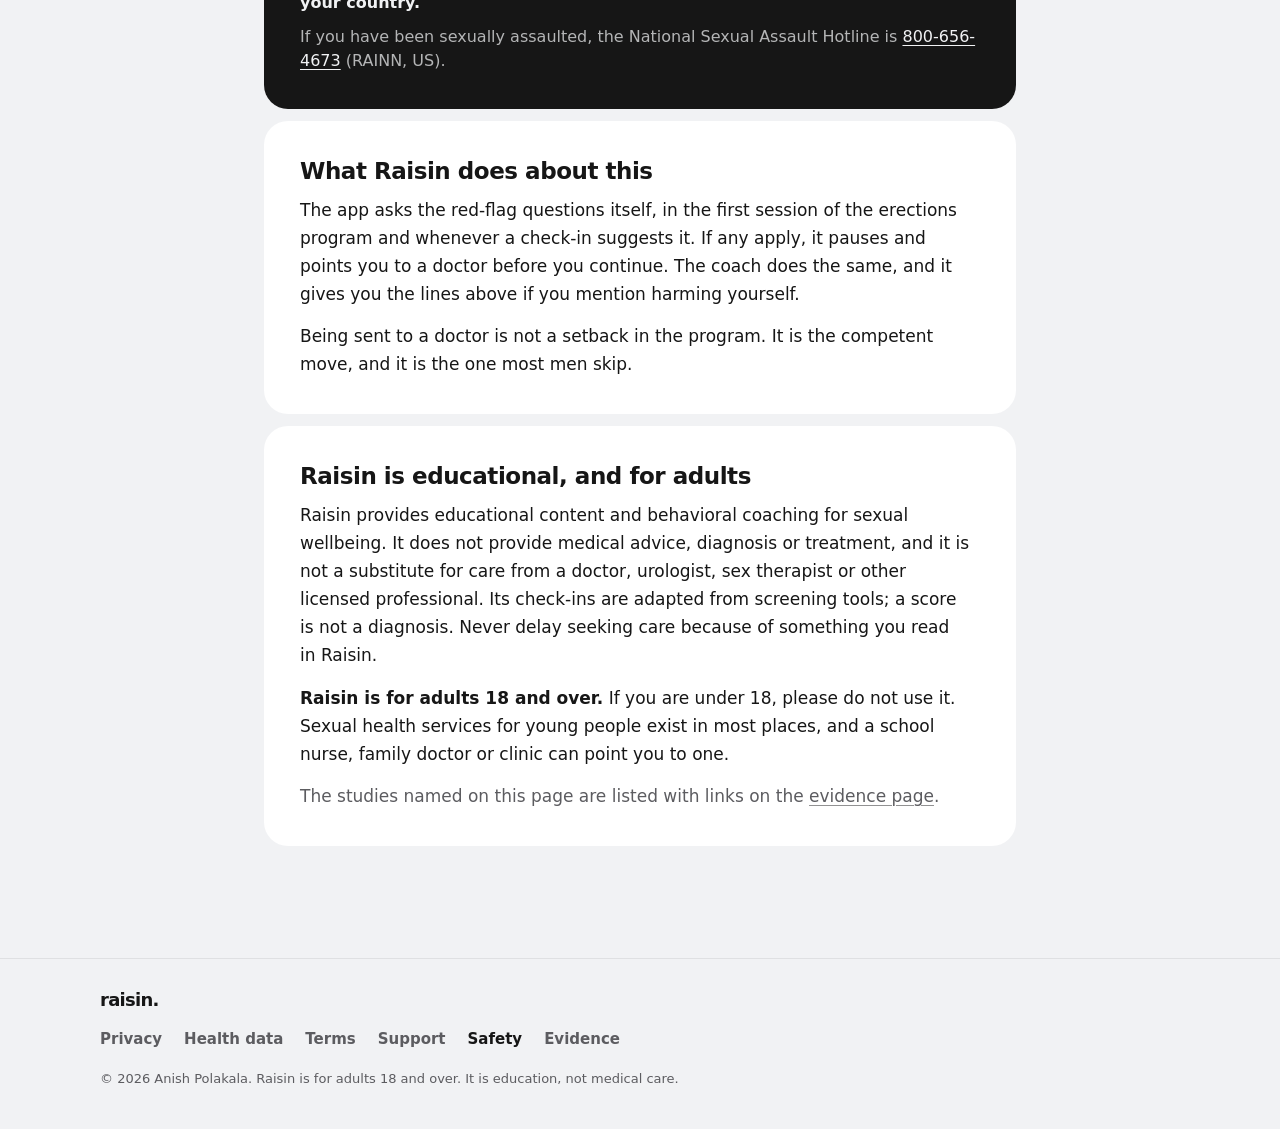
<file: safety.html>
<!doctype html>
<html lang="en">
<head>
<meta charset="utf-8">
<meta name="viewport" content="width=device-width, initial-scale=1">
<title>When to see a doctor · Raisin</title>
<meta name="description" content="Raisin is training, not medical care. The signs that need a doctor, the ones that need emergency care today, and crisis resources. For adults 18 and over.">
<meta name="color-scheme" content="light dark">
<meta name="theme-color" content="#F1F2F4" media="(prefers-color-scheme: light)">
<meta name="theme-color" content="#000000" media="(prefers-color-scheme: dark)">
<meta name="referrer" content="no-referrer">
<meta name="format-detection" content="telephone=no">
<meta http-equiv="Content-Security-Policy" content="default-src 'self'; script-src 'none'; style-src 'self' https://fonts.googleapis.com; font-src https://fonts.gstatic.com; img-src 'self' data:; connect-src 'none'; base-uri 'none'; form-action 'none'; object-src 'none'">
<meta property="og:title" content="When to see a doctor · Raisin">
<meta property="og:description" content="The signs that need a doctor, the ones that need emergency care today, and crisis resources.">
<meta property="og:type" content="website">
<link rel="icon" href="assets/favicon.svg" type="image/svg+xml">
<link rel="preconnect" href="https://fonts.googleapis.com">
<link rel="preconnect" href="https://fonts.gstatic.com" crossorigin>
<link rel="stylesheet" href="https://fonts.googleapis.com/css2?family=Figtree:wght@400;500;600;700;800&display=swap">
<link rel="stylesheet" href="assets/site.css">
</head>
<body>
<a class="skip-link" href="#main">Skip to content</a>
<header class="site-header">
  <div class="wrap site-header__inner">
    <a class="wordmark" href="./">raisin.</a>
    <nav class="site-nav" aria-label="Main">
      <ul>
        <li><a href="safety.html" aria-current="page">Safety</a></li>
        <li><a href="support.html">Support</a></li>
      </ul>
    </nav>
  </div>
</header>
<main id="main">
  <div class="page-head wrap--doc">
    <p class="eyebrow">When to see a doctor</p>
    <h1 class="page-title">safety.</h1>
    <p class="lede">Raisin is training, not medical care. Some symptoms need a doctor, and a few need one today. Here is the list, and why each one is on it.</p>
    <p class="meta">Updated September 25, 2026</p>
  </div>
  <div class="wrap--doc stack">
    <section class="card card--inverse crisis" aria-labelledby="urgent-title">
      <h2 id="urgent-title">Get emergency care now if</h2>
      <ul class="summary">
        <li><strong>An erection has lasted more than 4 hours</strong>, with or without stimulation. This is priapism. Tissue starts to be damaged after about four to six hours, and waiting risks permanent erection problems. Go to an emergency department now.</li>
        <li><strong>Chest pain, pressure, or severe breathlessness during or after sex.</strong> Call 911. Sex is exercise, and this is how a heart problem can show itself.</li>
        <li><strong>A snap, sudden pain, swelling or bruising of the penis during sex.</strong> A fracture needs surgical care quickly.</li>
      </ul>
      <p class="crisis__danger">In the US, call 911. Outside the US, call your local emergency number.</p>
    </section>

    <section class="card prose" id="doctor" aria-labelledby="doctor-title">
      <h2 id="doctor-title">See a doctor soon if</h2>
      <p>None of these is a reason for panic. Each is a reason to make an appointment, because the cause may be physical and treatable, and because an app cannot check it.</p>
      <ul class="flags">
        <li>
          <p class="flag__what">Your erections fade or do not come, most of the time, for a few weeks or more, especially if you also get breathless or feel chest tightness on stairs or brisk walks.</p>
          <p class="flag__why">Persistent erection trouble is an early warning for the heart. Across 14 studies and 92,757 men, it went with about 44% higher risk of a cardiovascular event, often years before any other symptom (Vlachopoulos 2013). Finding out early is good news: it is treatable.</p>
          <p class="flag__do">Ask your doctor for a cardiovascular check.</p>
        </li>
        <li>
          <p class="flag__what">Your erections stopped suddenly and completely, especially after an injury or a new medication, or if morning erections have gone.</p>
          <p class="flag__why">A sudden, total change can point to a blood-vessel, nerve or medication cause that needs a proper look.</p>
          <p class="flag__do">See a doctor within days. Do not stop a prescribed medication on your own; talk to whoever prescribed it.</p>
        </li>
        <li>
          <p class="flag__what">Erection trouble plus unusual thirst, peeing a lot, unexplained weight loss, or known diabetes.</p>
          <p class="flag__why">About half of men with diabetes have erection trouble, and it can be the first sign that blood sugar is high (Kouidrat 2017). A blood test is quick.</p>
          <p class="flag__do">See a doctor and ask for a blood-sugar check.</p>
        </li>
        <li>
          <p class="flag__what">Pain with erections, a new bend or curve, or a lump or hard patch you can feel.</p>
          <p class="flag__why">This is the picture of Peyronie’s disease, and early review by a urologist gives the most options.</p>
          <p class="flag__do">Ask for a referral to a urologist.</p>
        </li>
        <li>
          <p class="flag__what">Blood in your semen or urine, a lump or pain in a testicle, or trouble peeing.</p>
          <p class="flag__why">These are outside anything a training app can help with, and some of them are time-sensitive.</p>
          <p class="flag__do">See a doctor.</p>
        </li>
        <li>
          <p class="flag__what">You finish sooner than you want and it has not changed after weeks of practice, or it started recently along with erection trouble, pain or urinary symptoms.</p>
          <p class="flag__why">A doctor can check for causes and talk through options the app does not offer, including prescription treatments (Althof 2014).</p>
          <p class="flag__do">Book an appointment and bring your Raisin progress if it helps you explain.</p>
        </li>
        <li>
          <p class="flag__what">Low desire together with tiredness, low mood, fewer morning erections, or loss of muscle or body hair.</p>
          <p class="flag__why">This cluster is worth a testosterone test and a check for other causes, such as sleep or thyroid problems (AUA 2018).</p>
          <p class="flag__do">See a doctor. Do not buy a supplement instead.</p>
        </li>
        <li>
          <p class="flag__what">Loud snoring, daytime sleepiness and erection trouble together.</p>
          <p class="flag__why">Most men with untreated sleep apnea have erection problems, and treating the apnea helps both.</p>
          <p class="flag__do">Ask about a sleep study.</p>
        </li>
      </ul>
    </section>

    <section class="card prose" id="mind" aria-labelledby="mind-title">
      <h2 id="mind-title">If you are low, hopeless or thinking about harming yourself</h2>
      <p>Sexual problems and low mood feed each other. Erection trouble roughly triples the odds of depression, and depression makes erections harder (Liu 2018). That is a loop, not a verdict, and there are people whose job is to break it with you.</p>
      <p>Please talk to someone today. If you are thinking about hurting yourself, use the lines below rather than the app.</p>
    </section>

    <section class="card card--inverse crisis" aria-labelledby="crisis-title">
      <h2 id="crisis-title">Crisis resources</h2>
      <p class="crisis__intro">Free, confidential, and open all day, every day.</p>
      <ul class="crisis__lines">
        <li><a class="btn btn--light" href="tel:988">Call 988<span class="visually-hidden">, </span><small>Suicide and Crisis Lifeline, US</small></a></li>
        <li><a class="btn btn--light" href="sms:988">Text 988<span class="visually-hidden">, </span><small>Suicide and Crisis Lifeline, US</small></a></li>
        <li><a class="btn btn--light" href="https://988lifeline.org/">Chat at 988lifeline.org<span class="visually-hidden">, </span><small>Suicide and Crisis Lifeline, US</small></a></li>
        <li><a class="btn btn--light" href="tel:911">Call 911<span class="visually-hidden">, </span><small>Immediate danger, US</small></a></li>
      </ul>
      <p class="crisis__danger">Outside the US, contact your local emergency services or a crisis line in your country.</p>
      <p class="crisis__intro">If you have been sexually assaulted, the National Sexual Assault Hotline is <a href="tel:18006564673">800-656-4673</a> (RAINN, US).</p>
    </section>

    <section class="card prose" id="what-raisin-does" aria-labelledby="does-title">
      <h2 id="does-title">What Raisin does about this</h2>
      <p>The app asks the red-flag questions itself, in the first session of the erections program and whenever a check-in suggests it. If any apply, it pauses and points you to a doctor before you continue. The coach does the same, and it gives you the lines above if you mention harming yourself.</p>
      <p>Being sent to a doctor is not a setback in the program. It is the competent move, and it is the one most men skip.</p>
    </section>

    <section class="card prose" id="educational" aria-labelledby="edu-title">
      <h2 id="edu-title">Raisin is educational, and for adults</h2>
      <p>Raisin provides educational content and behavioral coaching for sexual wellbeing. It does not provide medical advice, diagnosis or treatment, and it is not a substitute for care from a doctor, urologist, sex therapist or other licensed professional. Its check-ins are adapted from screening tools; a score is not a diagnosis. Never delay seeking care because of something you read in Raisin.</p>
      <p><strong>Raisin is for adults 18 and over.</strong> If you are under 18, please do not use it. Sexual health services for young people exist in most places, and a school nurse, family doctor or clinic can point you to one.</p>
      <p class="muted">The studies named on this page are listed with links on the <a href="evidence.html">evidence page</a>.</p>
    </section>
  </div>
</main>
<footer class="site-footer">
  <div class="wrap site-footer__inner">
    <a class="wordmark wordmark--sm" href="./">raisin.</a>
    <nav aria-label="Legal and help">
      <ul class="footer-links">
        <li><a href="privacy.html">Privacy</a></li>
        <li><a href="health-data.html">Health data</a></li>
        <li><a href="terms.html">Terms</a></li>
        <li><a href="support.html">Support</a></li>
        <li><a href="safety.html" aria-current="page">Safety</a></li>
        <li><a href="evidence.html">Evidence</a></li>
      </ul>
    </nav>
    <p class="copyright">&copy; 2026 Anish Polakala. Raisin is for adults 18 and over. It is education, not medical care.</p>
  </div>
</footer>
</body>
</html>
</file>
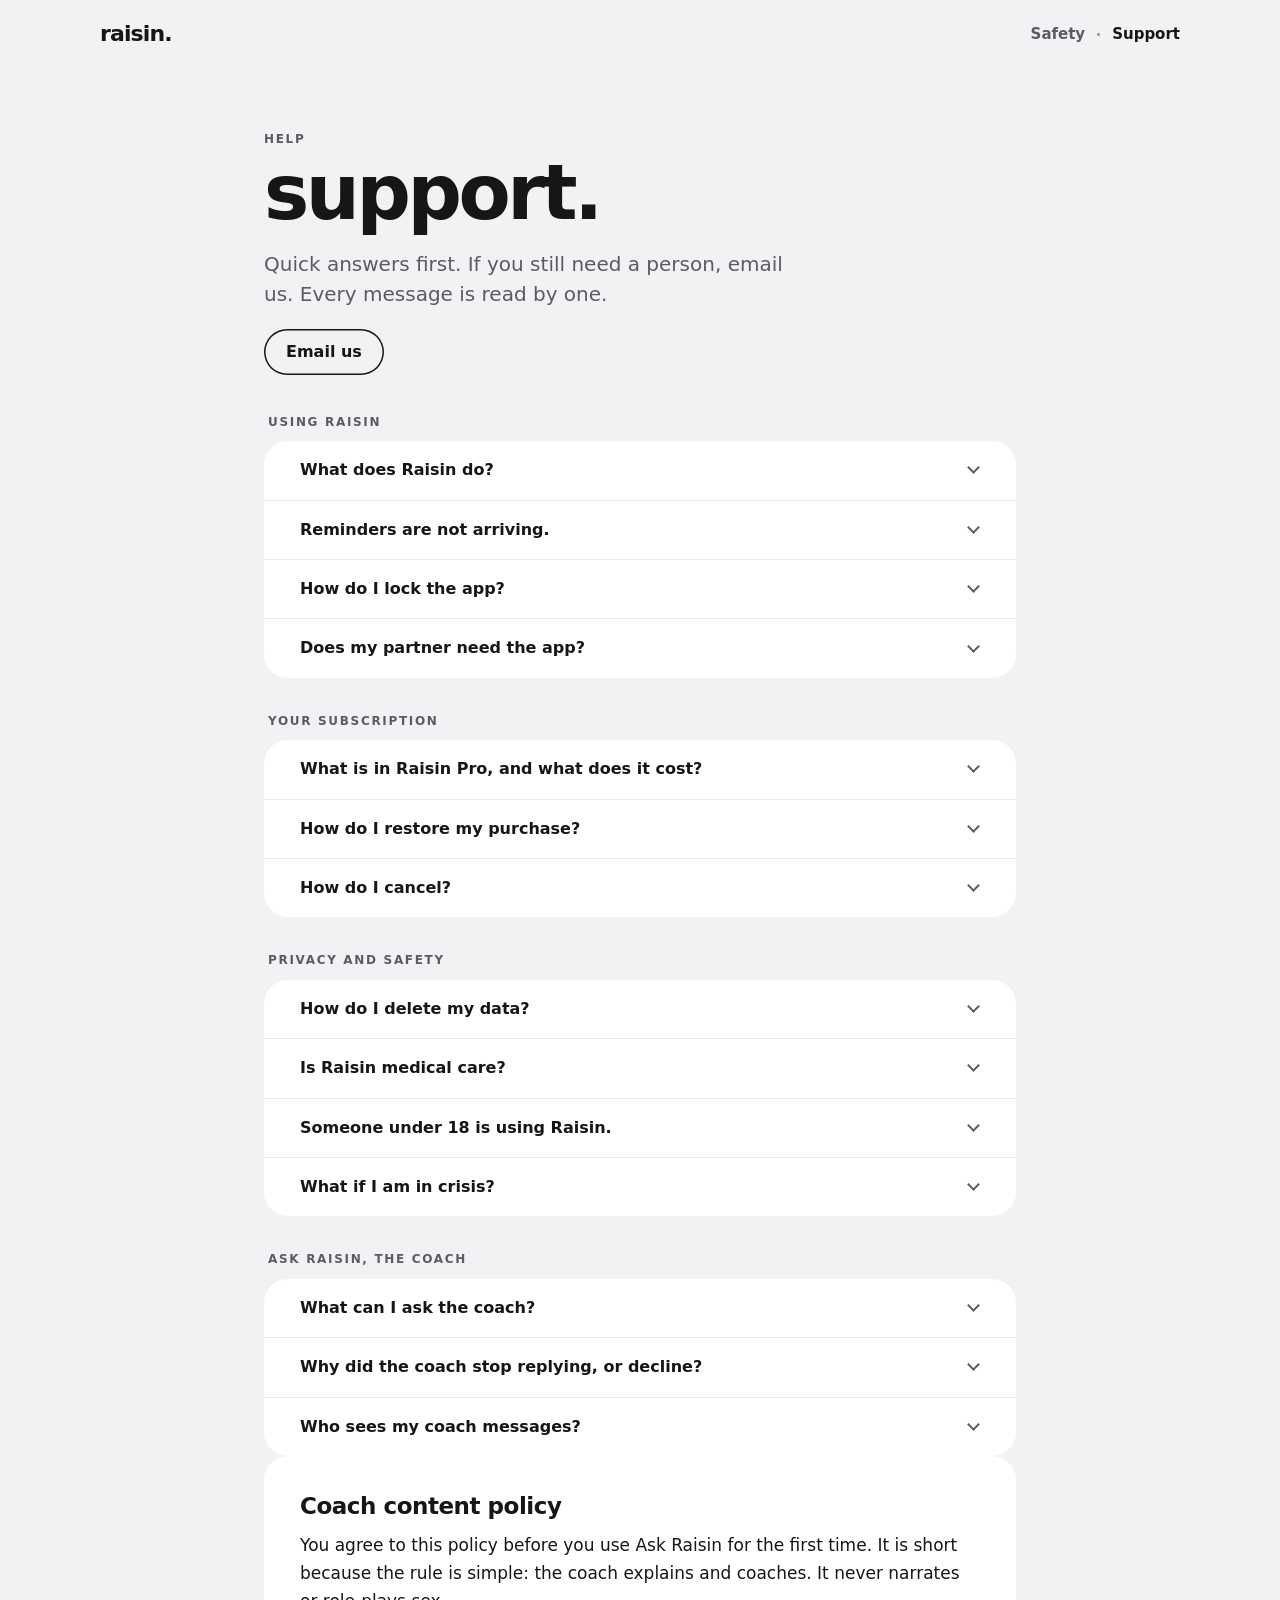
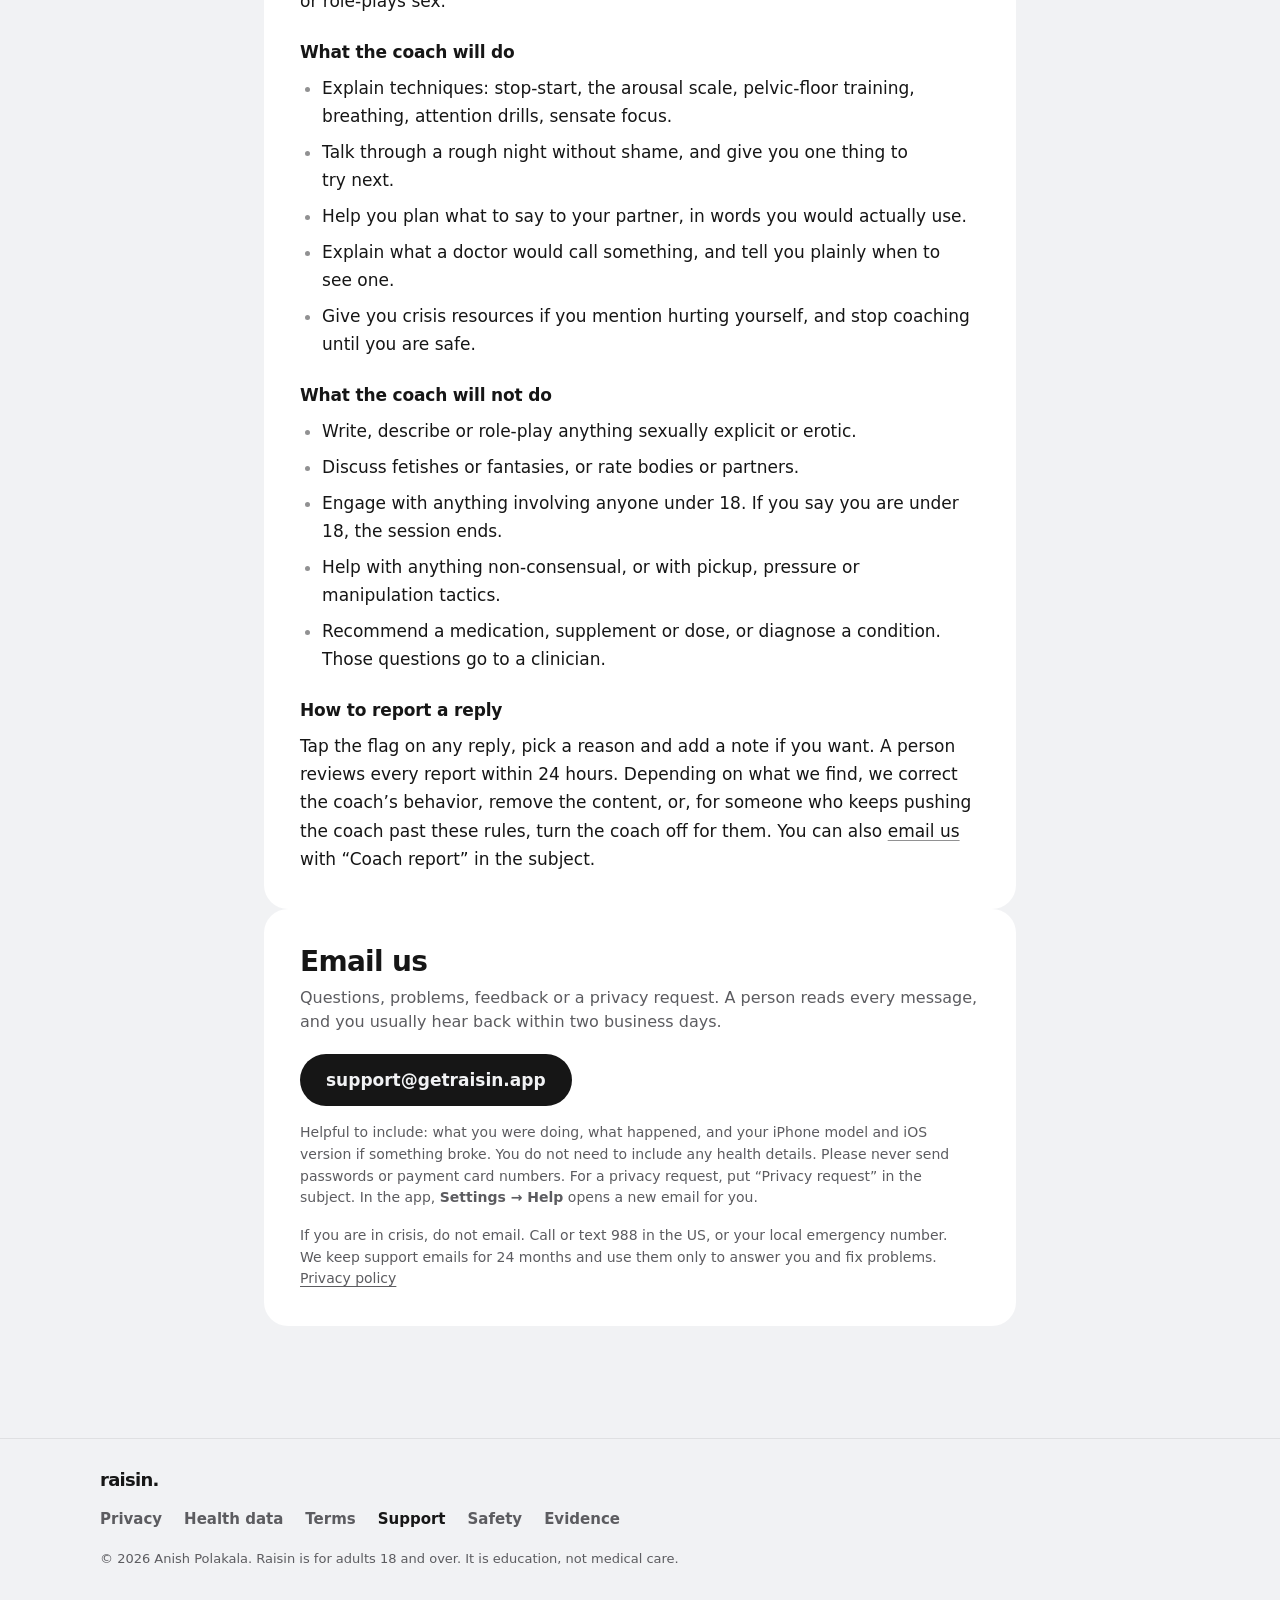
<file: support.html>
<!doctype html>
<html lang="en">
<head>
<meta charset="utf-8">
<meta name="viewport" content="width=device-width, initial-scale=1">
<title>Support · Raisin</title>
<meta name="description" content="Answers to common questions about Raisin: restoring and cancelling Raisin Pro, deleting your data, reminders, app lock and the AI coach. Plus how to reach a person.">
<meta name="color-scheme" content="light dark">
<meta name="theme-color" content="#F1F2F4" media="(prefers-color-scheme: light)">
<meta name="theme-color" content="#000000" media="(prefers-color-scheme: dark)">
<meta name="referrer" content="no-referrer">
<meta name="format-detection" content="telephone=no">
<meta http-equiv="Content-Security-Policy" content="default-src 'self'; script-src 'none'; style-src 'self' https://fonts.googleapis.com; font-src https://fonts.gstatic.com; img-src 'self' data:; connect-src 'none'; base-uri 'none'; form-action 'none'; object-src 'none'">
<meta property="og:title" content="Support · Raisin">
<meta property="og:description" content="Answers to common questions about Raisin, and how to reach a person.">
<meta property="og:type" content="website">
<link rel="icon" href="assets/favicon.svg" type="image/svg+xml">
<link rel="preconnect" href="https://fonts.googleapis.com">
<link rel="preconnect" href="https://fonts.gstatic.com" crossorigin>
<link rel="stylesheet" href="https://fonts.googleapis.com/css2?family=Figtree:wght@400;500;600;700;800&display=swap">
<link rel="stylesheet" href="assets/site.css">
</head>
<body>
<a class="skip-link" href="#main">Skip to content</a>
<header class="site-header">
  <div class="wrap site-header__inner">
    <a class="wordmark" href="./">raisin.</a>
    <nav class="site-nav" aria-label="Main">
      <ul>
        <li><a href="safety.html">Safety</a></li>
        <li><a href="support.html" aria-current="page">Support</a></li>
      </ul>
    </nav>
  </div>
</header>
<main id="main">
  <div class="page-head wrap--doc">
    <p class="eyebrow">Help</p>
    <h1 class="page-title">support.</h1>
    <p class="lede">Quick answers first. If you still need a person, email us. Every message is read by one.</p>
    <p class="jump"><a class="btn btn--secondary" href="#contact">Email us</a></p>
  </div>
  <div class="wrap--doc">
    <h2 class="eyebrow group-title">Using Raisin</h2>
    <div class="card faq">
      <details id="what">
        <summary>What does Raisin do?</summary>
        <div class="faq__body prose">
          <p>Raisin is a training app for men’s sex lives. Pick a program: Last Longer, Stronger and Calmer, First Time, Desire and Drive, or Better Together. Each day there is one short session: a lesson, a timed drill, a reflection or a check-in. Two to twelve minutes. The app runs the timers and the cues. You do the practice.</p>
          <p>Raisin Pro adds every program, every drill and Ask Raisin, an AI coach. Raisin is education, not medical care, and it is for adults 18 and over.</p>
        </div>
      </details>
      <details id="notifications">
        <summary>Reminders are not arriving.</summary>
        <div class="faq__body prose">
          <p>Reminders are scheduled on your phone, not sent from a server. Check these in order:</p>
          <ol>
            <li>In Raisin, open <span class="path">Settings → Reminders</span> and make sure they are on, at the time you want.</li>
            <li>In iOS, open <span class="path">Settings → Notifications → Raisin</span> and turn on Allow Notifications.</li>
            <li>A Focus mode (Sleep, Do Not Disturb, Work) can silence Raisin. Add Raisin to that Focus’s allowed apps, or schedule the reminder outside it.</li>
            <li>If Raisin is in your Scheduled Summary, reminders wait for the summary time. Take it out of the summary to get them at the set time.</li>
            <li>Open the app now and then. iOS can drop pending reminders for apps that have not been opened in a long time. Opening Raisin schedules the next month again.</li>
          </ol>
          <p>Reminders are discreet on purpose. They never mention sex, erections or what the app is for.</p>
        </div>
      </details>
      <details id="app-lock">
        <summary>How do I lock the app?</summary>
        <div class="faq__body prose">
          <p>Open <span class="path">Settings → App lock</span> and turn it on. Raisin then asks for Face ID, Touch ID or your iPhone passcode when you open it, and again when you come back after a minute away.</p>
          <p>Your iPhone does the check. Raisin never sees your face, your fingerprint or your passcode. If Face ID does not recognize you, enter your passcode. To turn app lock off, unlock first, then switch it off in the same place.</p>
        </div>
      </details>
      <details id="partner">
        <summary>Does my partner need the app?</summary>
        <div class="faq__body prose">
          <p>No. Partner sessions run from your phone. Some sessions are built for two; the app tells you which, and every one of them has a solo version if your partner is not up for it that day. Raisin never contacts your partner.</p>
        </div>
      </details>
    </div>

    <h2 class="eyebrow group-title">Your subscription</h2>
    <div class="card faq">
      <details id="pro">
        <summary>What is in Raisin Pro, and what does it cost?</summary>
        <div class="faq__body prose">
          <p>Raisin Pro unlocks all programs, all guided drills and Ask Raisin. Two plans, billed through Apple:</p>
          <ul>
            <li><strong>Yearly:</strong> $59.99 per year, with a 7-day free trial for new subscribers.</li>
            <li><strong>Monthly:</strong> $14.99 per month.</li>
          </ul>
          <p>Both renew automatically until you cancel. The free trial turns into a paid yearly subscription unless you cancel at least 24 hours before it ends. Full details are in the <a href="terms.html#subscriptions">terms</a>.</p>
        </div>
      </details>
      <details id="restore">
        <summary>How do I restore my purchase?</summary>
        <div class="faq__body prose">
          <p>If you subscribed but Raisin is not showing Pro, for example after reinstalling, on a new iPhone, or after deleting your data:</p>
          <ol>
            <li>Make sure you are signed in to the App Store with the Apple Account you subscribed with.</li>
            <li>In Raisin, open <span class="path">Settings → Subscription</span> and tap Restore purchases.</li>
          </ol>
          <p>Pro follows your Apple Account, so it comes back. Your progress does not, if you deleted your data. Still not working? <a href="#contact">Email us</a> with the date you subscribed and we will help.</p>
        </div>
      </details>
      <details id="cancel">
        <summary>How do I cancel?</summary>
        <div class="faq__body prose">
          <p>Apple manages Raisin Pro subscriptions. On your iPhone:</p>
          <ol>
            <li>Open Settings and tap your name at the top.</li>
            <li>Tap Subscriptions, then Raisin Pro.</li>
            <li>Tap Cancel Subscription, or Cancel Free Trial.</li>
          </ol>
          <p>Cancel at least 24 hours before your renewal or trial end date to avoid the next charge. You keep Pro until the end of the period you have paid for. Deleting the app does not cancel a subscription, and neither does deleting your data.</p>
          <p>Apple handles all refunds. Request one at <a href="https://reportaproblem.apple.com">reportaproblem.apple.com</a>. We cannot issue refunds ourselves.</p>
        </div>
      </details>
    </div>

    <h2 class="eyebrow group-title">Privacy and safety</h2>
    <div class="card faq">
      <details id="delete-data">
        <summary>How do I delete my data?</summary>
        <div class="faq__body prose">
          <p>Open <span class="path">Settings → Delete my data</span> and confirm. Everything tied to your device is deleted from our servers within 24 hours: answers, check-ins, logs, assessments and coach conversations. The app resets. It cannot be undone.</p>
          <p>Deleting the app from your phone does not delete your data from our servers, and deleting your data does not cancel a subscription. If you no longer have the app or the phone, <a href="#contact">email us</a> and we will delete within 30 days. Details are in the <a href="privacy.html#delete">privacy policy</a>.</p>
        </div>
      </details>
      <details id="medical">
        <summary>Is Raisin medical care?</summary>
        <div class="faq__body prose">
          <p>No. Raisin is education and behavioral training. It does not diagnose or treat anything, and it never suggests a drug or a dose. The check-ins are adapted from screening questions doctors use; a score is not a diagnosis.</p>
          <p>Erection and ejaculation problems can have physical causes, and some of them matter for your heart. If yours is persistent, painful or sudden, see a doctor. The <a href="safety.html">safety page</a> lists the signs, and why.</p>
        </div>
      </details>
      <details id="under-18">
        <summary>Someone under 18 is using Raisin.</summary>
        <div class="faq__body prose">
          <p>Raisin is for adults only. If you think someone under 18 has used it, <a href="#contact">email us</a>. We will delete their data.</p>
        </div>
      </details>
      <details id="crisis">
        <summary>What if I am in crisis?</summary>
        <div class="faq__body prose">
          <p>Please do not wait for a reply here. If you are thinking about hurting yourself, or you are in crisis:</p>
          <ul>
            <li>In the US, call or text <a href="tel:988">988</a> (Suicide and Crisis Lifeline), any time.</li>
            <li>Outside the US, contact your local emergency services or a crisis line near you.</li>
          </ul>
          <p><strong>If you are in immediate danger, call 911 or your local emergency number.</strong></p>
          <p>Raisin is not a crisis service, and email is not read around the clock.</p>
        </div>
      </details>
    </div>

    <h2 class="eyebrow group-title">Ask Raisin, the coach</h2>
    <div class="card faq">
      <details id="coach-what">
        <summary>What can I ask the coach?</summary>
        <div class="faq__body prose">
          <p>Anything a good coach would answer: how a technique works, what to do after a rough night, how to bring something up with your partner, what a doctor would call something and when to see one. It answers in plain words and points you to your program’s next step.</p>
          <p>It is an AI, not a person. It tells you so at the start of every session. It can be wrong, so treat it as coaching, not as medical advice.</p>
        </div>
      </details>
      <details id="coach-limits">
        <summary>Why did the coach stop replying, or decline?</summary>
        <div class="faq__body prose">
          <p><strong>Limits.</strong> Ask Raisin is for Pro subscribers, and there is a daily cap on messages so the service stays reliable for everyone. The coach tells you when you have reached it and when it resets. Very long conversations may be trimmed from the top.</p>
          <p><strong>Declines.</strong> The coach will not write explicit content, discuss fetishes or fantasies, give medication or dosage advice, or diagnose you. It declines, says why, and offers what it can do instead. The full list is in the <a href="#coach-policy">coach content policy</a> below.</p>
          <p><strong>Off.</strong> If you turned the coach off in <span class="path">Settings → Ask Raisin</span>, turn it back on there. You will see the consent screen again.</p>
        </div>
      </details>
      <details id="coach-privacy">
        <summary>Who sees my coach messages?</summary>
        <div class="faq__body prose">
          <p>Your messages are sent to Anthropic, the company whose AI model powers the coach, to generate each reply. That only happens after you agree on the consent screen. Anthropic does not use your messages to train its models under our agreement. Nobody at Raisin reads your conversations unless you report a reply. Details in the <a href="privacy.html#coach">privacy policy</a>.</p>
        </div>
      </details>
    </div>

    <section class="card prose" id="coach-policy" aria-labelledby="coach-policy-title">
      <h2 id="coach-policy-title">Coach content policy</h2>
      <p>You agree to this policy before you use Ask Raisin for the first time. It is short because the rule is simple: the coach explains and coaches. It never narrates or role-plays sex.</p>
      <h3>What the coach will do</h3>
      <ul>
        <li>Explain techniques: stop-start, the arousal scale, pelvic-floor training, breathing, attention drills, sensate focus.</li>
        <li>Talk through a rough night without shame, and give you one thing to try next.</li>
        <li>Help you plan what to say to your partner, in words you would actually use.</li>
        <li>Explain what a doctor would call something, and tell you plainly when to see one.</li>
        <li>Give you crisis resources if you mention hurting yourself, and stop coaching until you are safe.</li>
      </ul>
      <h3>What the coach will not do</h3>
      <ul>
        <li>Write, describe or role-play anything sexually explicit or erotic.</li>
        <li>Discuss fetishes or fantasies, or rate bodies or partners.</li>
        <li>Engage with anything involving anyone under 18. If you say you are under 18, the session ends.</li>
        <li>Help with anything non-consensual, or with pickup, pressure or manipulation tactics.</li>
        <li>Recommend a medication, supplement or dose, or diagnose a condition. Those questions go to a clinician.</li>
      </ul>
      <h3>How to report a reply</h3>
      <p>Tap the flag on any reply, pick a reason and add a note if you want. A person reviews every report within 24 hours. Depending on what we find, we correct the coach’s behavior, remove the content, or, for someone who keeps pushing the coach past these rules, turn the coach off for them. You can also <a href="#contact">email us</a> with “Coach report” in the subject.</p>
    </section>

    <section class="card contact" id="contact" aria-labelledby="contact-title">
      <h2 id="contact-title">Email us</h2>
      <p class="contact__intro">Questions, problems, feedback or a privacy request. A person reads every message, and you usually hear back within two business days.</p>
      <p class="contact__email"><a class="btn btn--primary" href="mailto:support@getraisin.app">support@getraisin.app</a></p>
      <p class="contact__fine">Helpful to include: what you were doing, what happened, and your iPhone model and iOS version if something broke. You do not need to include any health details. Please never send passwords or payment card numbers. For a privacy request, put “Privacy request” in the subject. In the app, <span class="path">Settings → Help</span> opens a new email for you.</p>
      <p class="contact__fine">If you are in crisis, do not email. Call or text 988 in the US, or your local emergency number. We keep support emails for 24 months and use them only to answer you and fix problems. <a href="privacy.html">Privacy policy</a></p>
    </section>
  </div>
</main>
<footer class="site-footer">
  <div class="wrap site-footer__inner">
    <a class="wordmark wordmark--sm" href="./">raisin.</a>
    <nav aria-label="Legal and help">
      <ul class="footer-links">
        <li><a href="privacy.html">Privacy</a></li>
        <li><a href="health-data.html">Health data</a></li>
        <li><a href="terms.html">Terms</a></li>
        <li><a href="support.html" aria-current="page">Support</a></li>
        <li><a href="safety.html">Safety</a></li>
        <li><a href="evidence.html">Evidence</a></li>
      </ul>
    </nav>
    <p class="copyright">&copy; 2026 Anish Polakala. Raisin is for adults 18 and over. It is education, not medical care.</p>
  </div>
</footer>
</body>
</html>
</file>
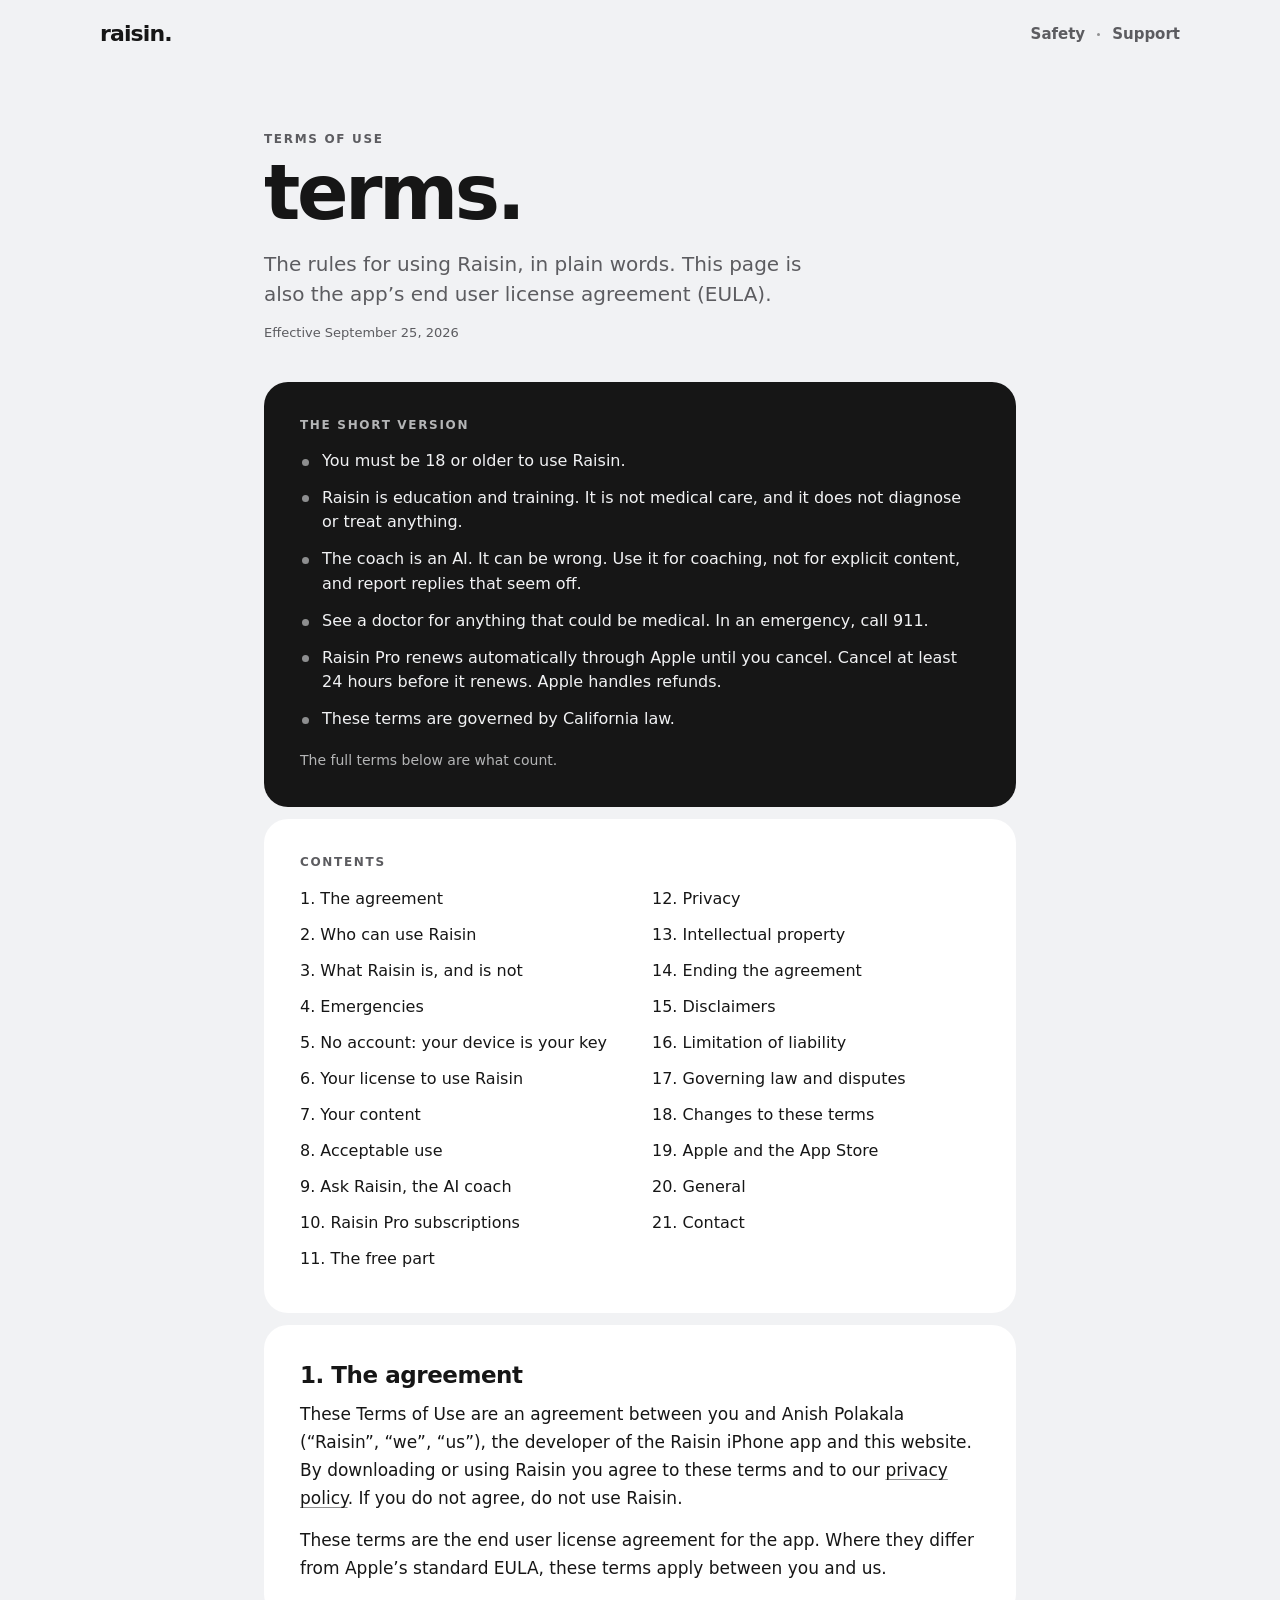
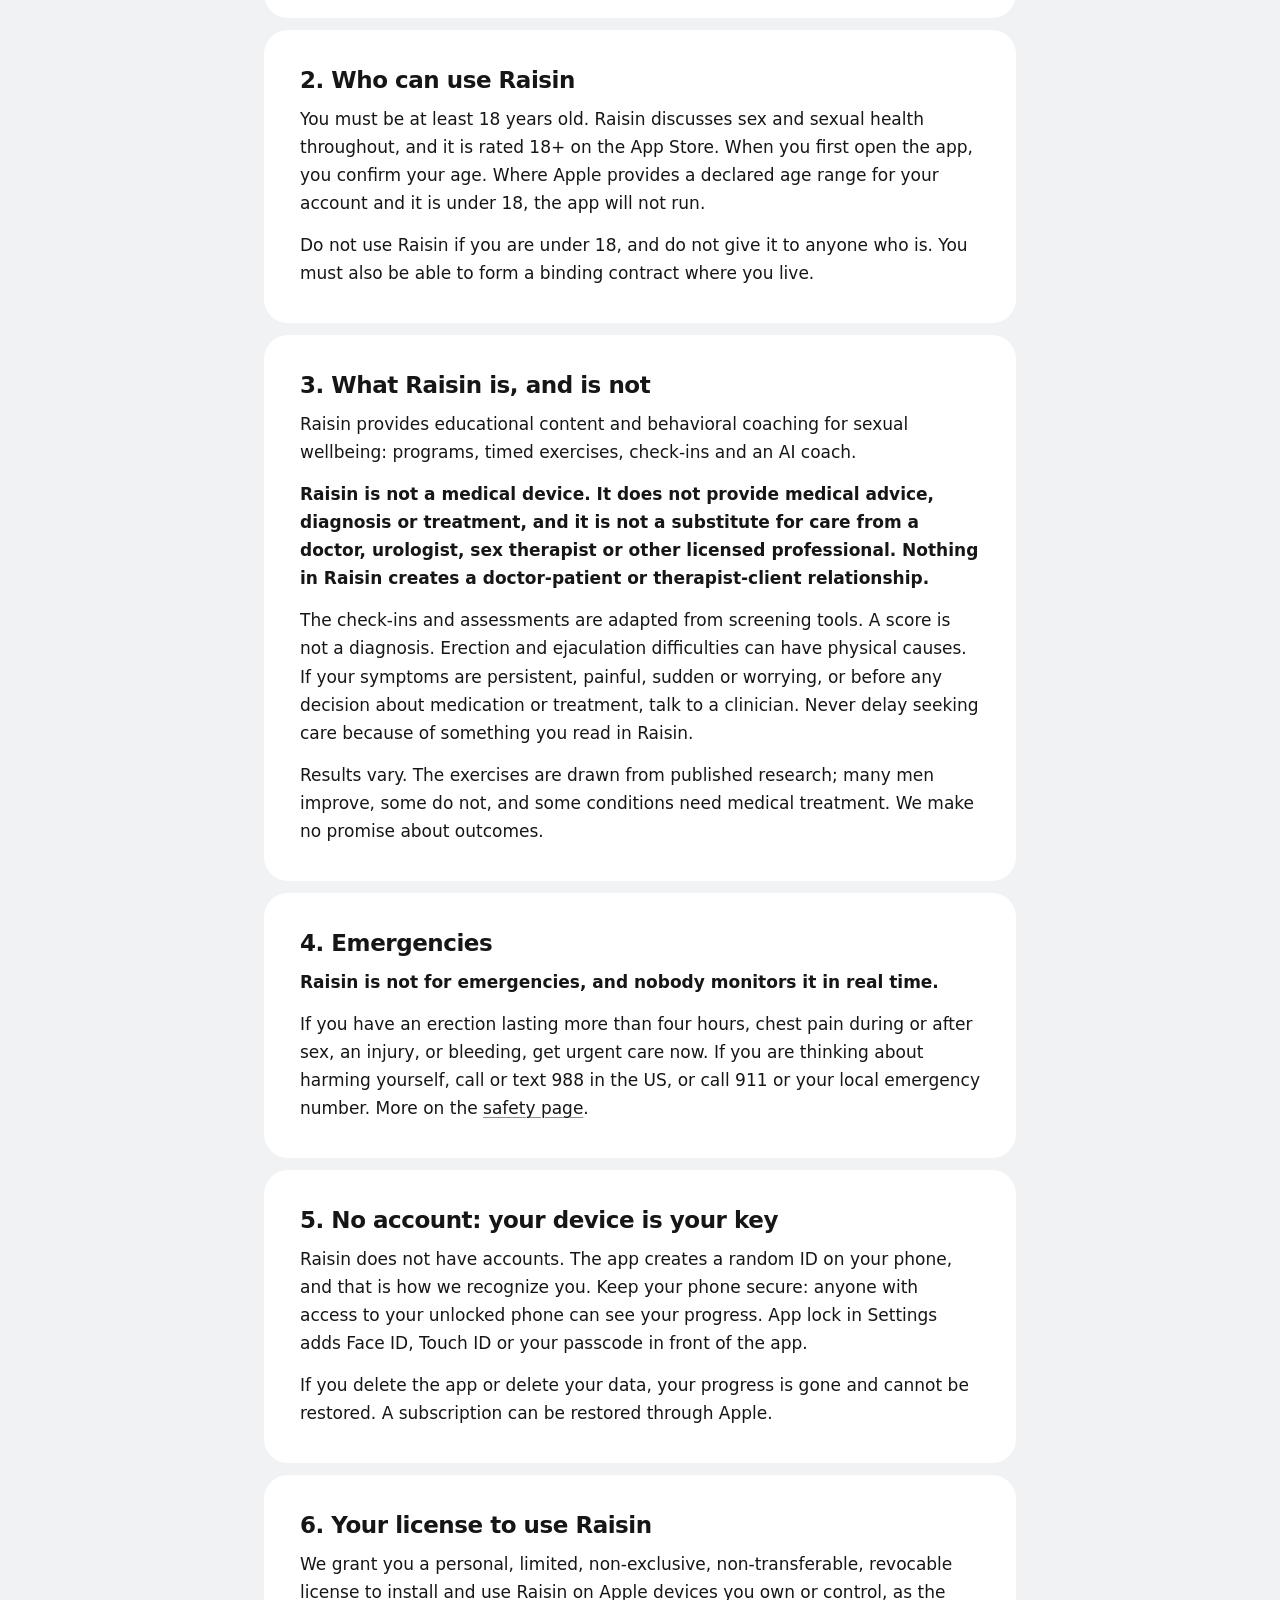
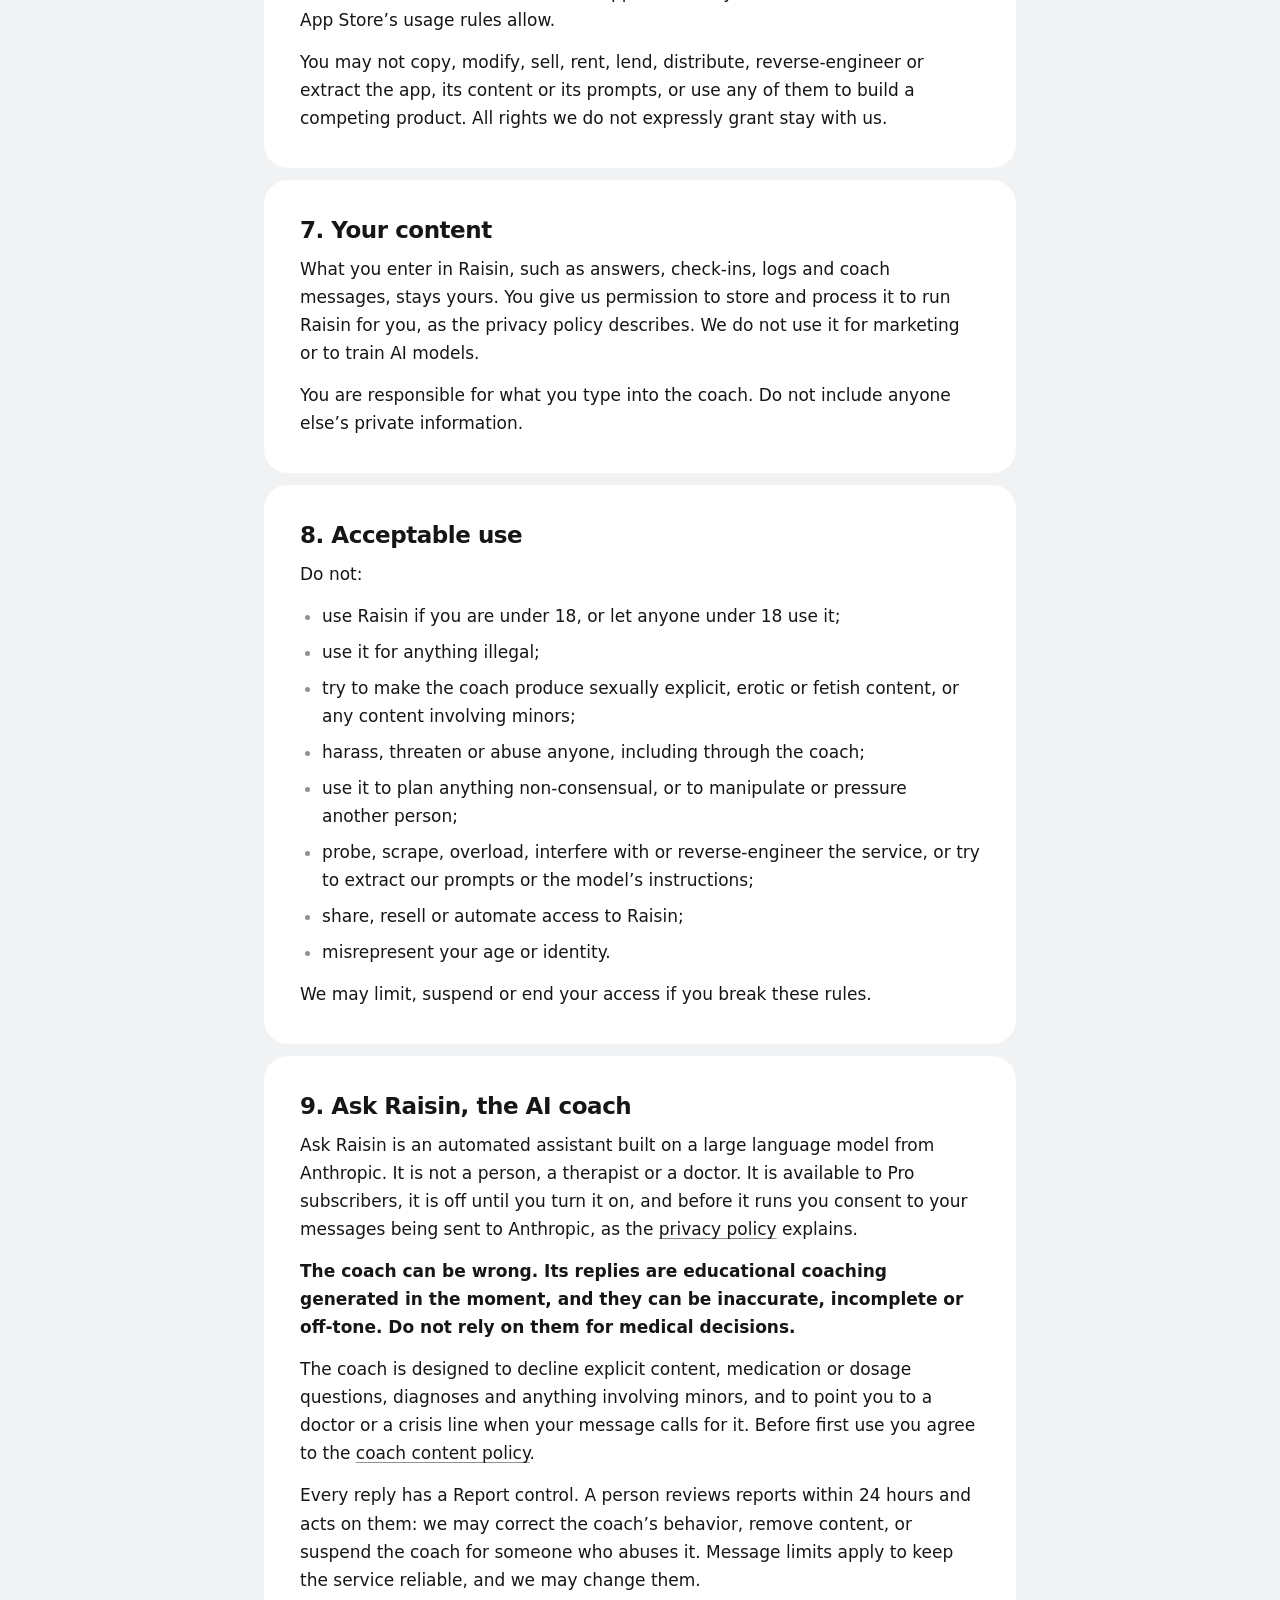
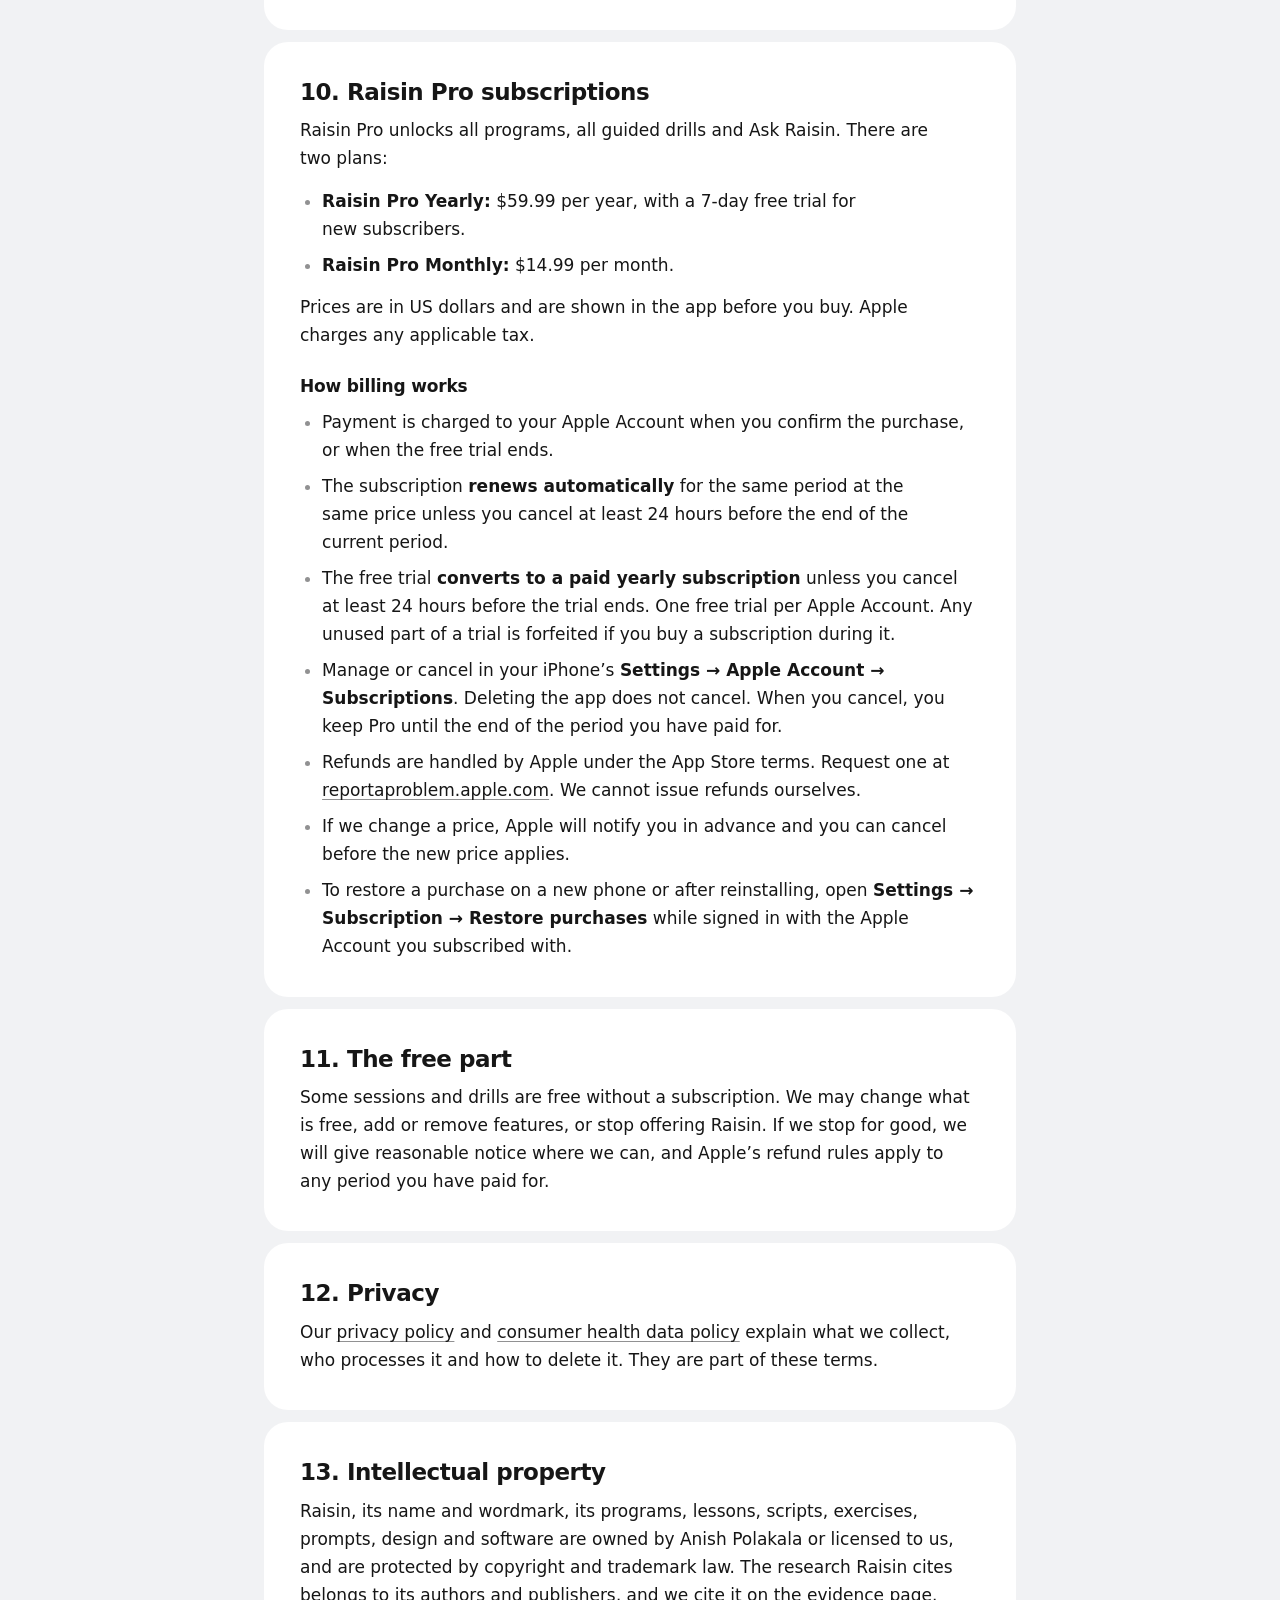
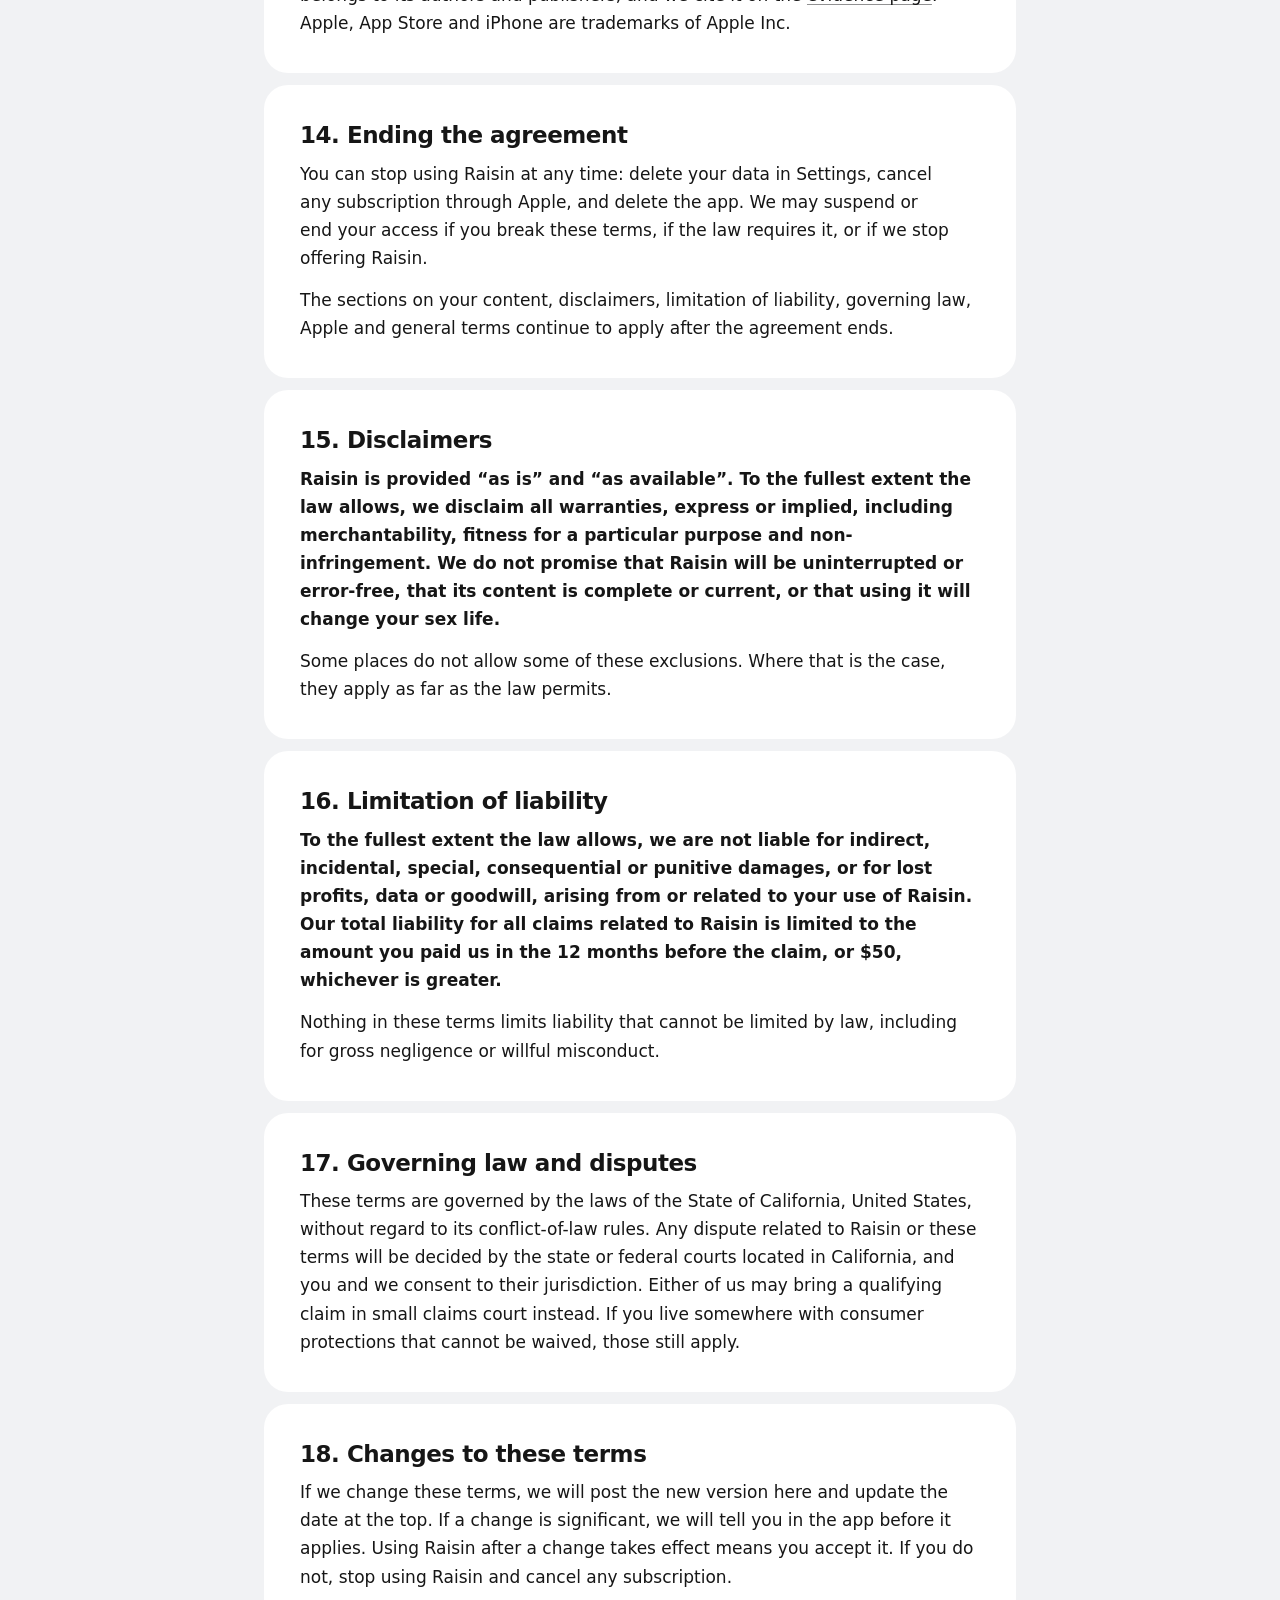
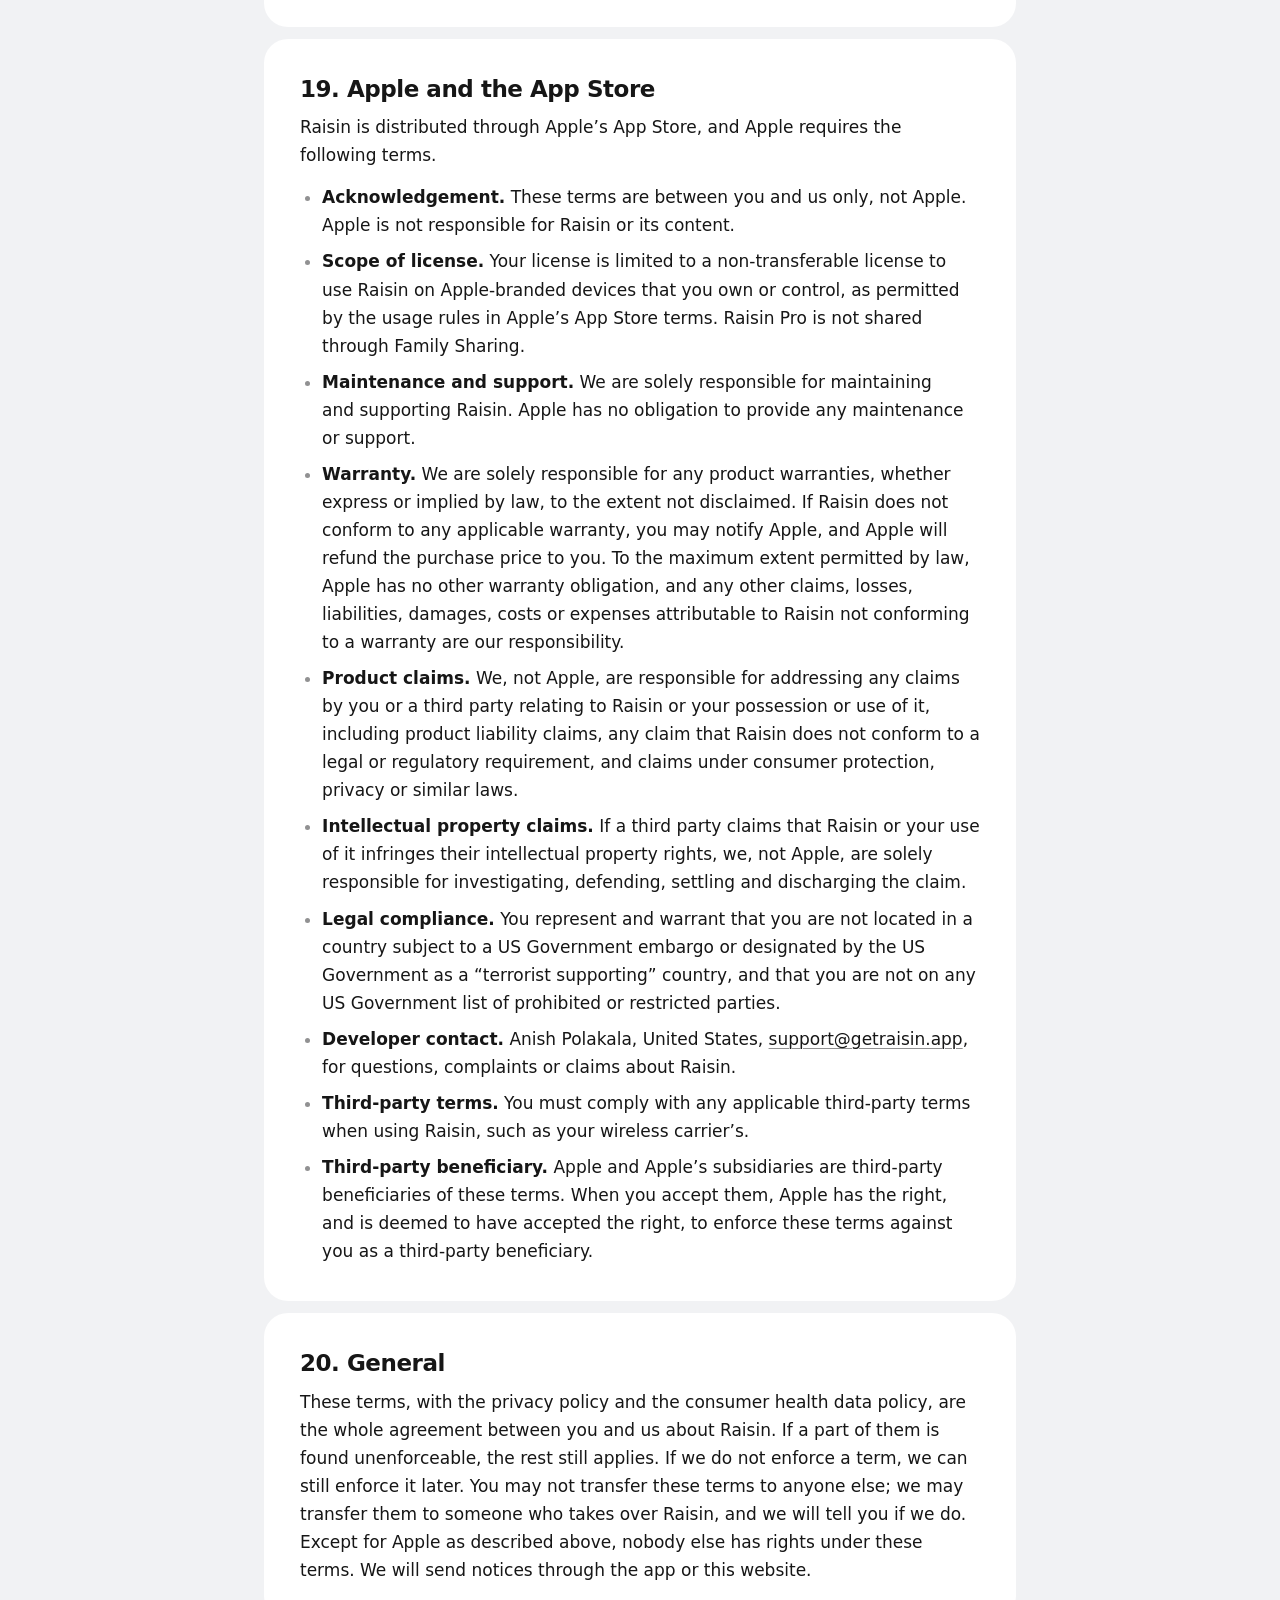
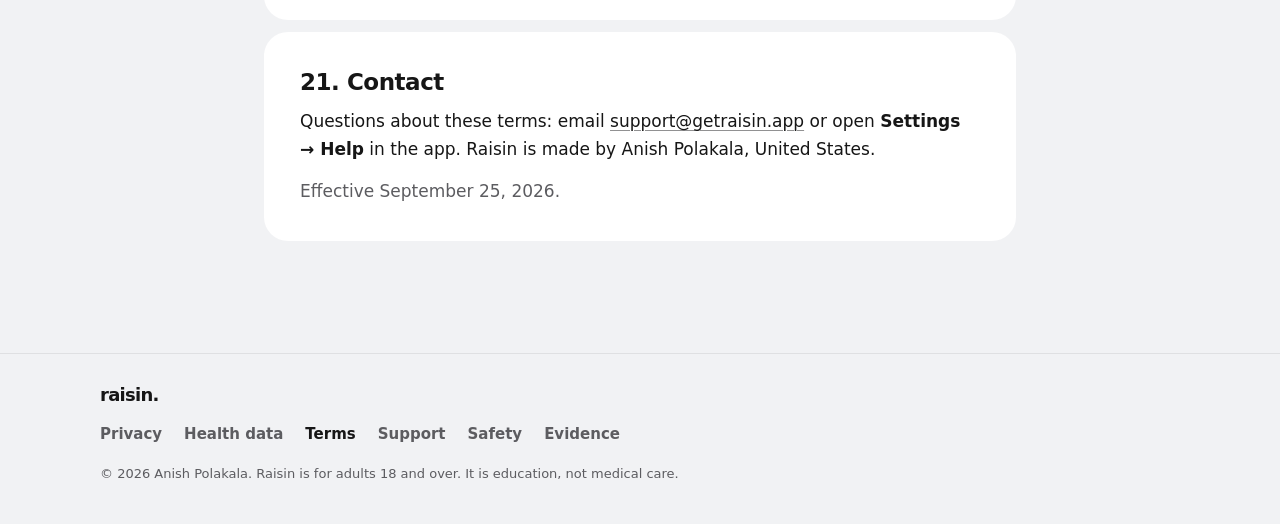
<file: terms.html>
<!doctype html>
<html lang="en">
<head>
<meta charset="utf-8">
<meta name="viewport" content="width=device-width, initial-scale=1">
<title>Terms of use · Raisin</title>
<meta name="description" content="The rules for using Raisin, in plain words: 18 and over, education not medical care, how Raisin Pro billing works, the AI coach, and Apple’s terms. This page is also the app’s EULA.">
<meta name="color-scheme" content="light dark">
<meta name="theme-color" content="#F1F2F4" media="(prefers-color-scheme: light)">
<meta name="theme-color" content="#000000" media="(prefers-color-scheme: dark)">
<meta name="referrer" content="no-referrer">
<meta name="format-detection" content="telephone=no">
<meta http-equiv="Content-Security-Policy" content="default-src 'self'; script-src 'none'; style-src 'self' https://fonts.googleapis.com; font-src https://fonts.gstatic.com; img-src 'self' data:; connect-src 'none'; base-uri 'none'; form-action 'none'; object-src 'none'">
<meta property="og:title" content="Terms of use · Raisin">
<meta property="og:description" content="The rules for using Raisin, in plain words. This page is also the app’s EULA.">
<meta property="og:type" content="website">
<link rel="icon" href="assets/favicon.svg" type="image/svg+xml">
<link rel="preconnect" href="https://fonts.googleapis.com">
<link rel="preconnect" href="https://fonts.gstatic.com" crossorigin>
<link rel="stylesheet" href="https://fonts.googleapis.com/css2?family=Figtree:wght@400;500;600;700;800&display=swap">
<link rel="stylesheet" href="assets/site.css">
</head>
<body>
<a class="skip-link" href="#main">Skip to content</a>
<header class="site-header">
  <div class="wrap site-header__inner">
    <a class="wordmark" href="./">raisin.</a>
    <nav class="site-nav" aria-label="Main">
      <ul>
        <li><a href="safety.html">Safety</a></li>
        <li><a href="support.html">Support</a></li>
      </ul>
    </nav>
  </div>
</header>
<main id="main">
  <div class="page-head wrap--doc">
    <p class="eyebrow">Terms of use</p>
    <h1 class="page-title">terms.</h1>
    <p class="lede">The rules for using Raisin, in plain words. This page is also the app’s end user license agreement (EULA).</p>
    <p class="meta">Effective September 25, 2026</p>
  </div>
  <div class="wrap--doc stack">
    <section class="card card--inverse" aria-labelledby="short-title">
      <h2 class="eyebrow" id="short-title">The short version</h2>
      <ul class="summary">
        <li>You must be 18 or older to use Raisin.</li>
        <li>Raisin is education and training. It is not medical care, and it does not diagnose or treat anything.</li>
        <li>The coach is an AI. It can be wrong. Use it for coaching, not for explicit content, and report replies that seem off.</li>
        <li>See a doctor for anything that could be medical. In an emergency, call 911.</li>
        <li>Raisin Pro renews automatically through Apple until you cancel. Cancel at least 24 hours before it renews. Apple handles refunds.</li>
        <li>These terms are governed by California law.</li>
      </ul>
      <p class="summary-note">The full terms below are what count.</p>
    </section>
    <nav class="card toc" aria-labelledby="toc-title">
      <h2 class="eyebrow" id="toc-title">Contents</h2>
      <ol>
        <li><a href="#agreement">1. The agreement</a></li>
        <li><a href="#eligibility">2. Who can use Raisin</a></li>
        <li><a href="#what-it-is">3. What Raisin is, and is not</a></li>
        <li><a href="#emergencies">4. Emergencies</a></li>
        <li><a href="#device">5. No account: your device is your key</a></li>
        <li><a href="#license">6. Your license to use Raisin</a></li>
        <li><a href="#content">7. Your content</a></li>
        <li><a href="#acceptable-use">8. Acceptable use</a></li>
        <li><a href="#coach">9. Ask Raisin, the AI coach</a></li>
        <li><a href="#subscriptions">10. Raisin Pro subscriptions</a></li>
        <li><a href="#free">11. The free part</a></li>
        <li><a href="#privacy">12. Privacy</a></li>
        <li><a href="#ip">13. Intellectual property</a></li>
        <li><a href="#ending">14. Ending the agreement</a></li>
        <li><a href="#disclaimers">15. Disclaimers</a></li>
        <li><a href="#liability">16. Limitation of liability</a></li>
        <li><a href="#law">17. Governing law and disputes</a></li>
        <li><a href="#changes">18. Changes to these terms</a></li>
        <li><a href="#apple">19. Apple and the App Store</a></li>
        <li><a href="#general">20. General</a></li>
        <li><a href="#contact">21. Contact</a></li>
      </ol>
    </nav>
    <section class="card prose" id="agreement">
      <h2>1. The agreement</h2>
      <p>These Terms of Use are an agreement between you and Anish Polakala (“Raisin”, “we”, “us”), the developer of the Raisin iPhone app and this website. By downloading or using Raisin you agree to these terms and to our <a href="privacy.html">privacy policy</a>. If you do not agree, do not use Raisin.</p>
      <p>These terms are the end user license agreement for the app. Where they differ from Apple’s standard EULA, these terms apply between you and us.</p>
    </section>
    <section class="card prose" id="eligibility">
      <h2>2. Who can use Raisin</h2>
      <p>You must be at least 18 years old. Raisin discusses sex and sexual health throughout, and it is rated 18+ on the App Store. When you first open the app, you confirm your age. Where Apple provides a declared age range for your account and it is under 18, the app will not run.</p>
      <p>Do not use Raisin if you are under 18, and do not give it to anyone who is. You must also be able to form a binding contract where you live.</p>
    </section>
    <section class="card prose" id="what-it-is">
      <h2>3. What Raisin is, and is not</h2>
      <p>Raisin provides educational content and behavioral coaching for sexual wellbeing: programs, timed exercises, check-ins and an AI coach.</p>
      <p class="conspicuous">Raisin is not a medical device. It does not provide medical advice, diagnosis or treatment, and it is not a substitute for care from a doctor, urologist, sex therapist or other licensed professional. Nothing in Raisin creates a doctor-patient or therapist-client relationship.</p>
      <p>The check-ins and assessments are adapted from screening tools. A score is not a diagnosis. Erection and ejaculation difficulties can have physical causes. If your symptoms are persistent, painful, sudden or worrying, or before any decision about medication or treatment, talk to a clinician. Never delay seeking care because of something you read in Raisin.</p>
      <p>Results vary. The exercises are drawn from published research; many men improve, some do not, and some conditions need medical treatment. We make no promise about outcomes.</p>
    </section>
    <section class="card prose" id="emergencies">
      <h2>4. Emergencies</h2>
      <p class="conspicuous">Raisin is not for emergencies, and nobody monitors it in real time.</p>
      <p>If you have an erection lasting more than four hours, chest pain during or after sex, an injury, or bleeding, get urgent care now. If you are thinking about harming yourself, call or text 988 in the US, or call 911 or your local emergency number. More on the <a href="safety.html">safety page</a>.</p>
    </section>
    <section class="card prose" id="device">
      <h2>5. No account: your device is your key</h2>
      <p>Raisin does not have accounts. The app creates a random ID on your phone, and that is how we recognize you. Keep your phone secure: anyone with access to your unlocked phone can see your progress. App lock in Settings adds Face ID, Touch ID or your passcode in front of the app.</p>
      <p>If you delete the app or delete your data, your progress is gone and cannot be restored. A subscription can be restored through Apple.</p>
    </section>
    <section class="card prose" id="license">
      <h2>6. Your license to use Raisin</h2>
      <p>We grant you a personal, limited, non-exclusive, non-transferable, revocable license to install and use Raisin on Apple devices you own or control, as the App Store’s usage rules allow.</p>
      <p>You may not copy, modify, sell, rent, lend, distribute, reverse-engineer or extract the app, its content or its prompts, or use any of them to build a competing product. All rights we do not expressly grant stay with us.</p>
    </section>
    <section class="card prose" id="content">
      <h2>7. Your content</h2>
      <p>What you enter in Raisin, such as answers, check-ins, logs and coach messages, stays yours. You give us permission to store and process it to run Raisin for you, as the privacy policy describes. We do not use it for marketing or to train AI models.</p>
      <p>You are responsible for what you type into the coach. Do not include anyone else’s private information.</p>
    </section>
    <section class="card prose" id="acceptable-use">
      <h2>8. Acceptable use</h2>
      <p>Do not:</p>
      <ul>
        <li>use Raisin if you are under 18, or let anyone under 18 use it;</li>
        <li>use it for anything illegal;</li>
        <li>try to make the coach produce sexually explicit, erotic or fetish content, or any content involving minors;</li>
        <li>harass, threaten or abuse anyone, including through the coach;</li>
        <li>use it to plan anything non-consensual, or to manipulate or pressure another person;</li>
        <li>probe, scrape, overload, interfere with or reverse-engineer the service, or try to extract our prompts or the model’s instructions;</li>
        <li>share, resell or automate access to Raisin;</li>
        <li>misrepresent your age or identity.</li>
      </ul>
      <p>We may limit, suspend or end your access if you break these rules.</p>
    </section>
    <section class="card prose" id="coach">
      <h2>9. Ask Raisin, the AI coach</h2>
      <p>Ask Raisin is an automated assistant built on a large language model from Anthropic. It is not a person, a therapist or a doctor. It is available to Pro subscribers, it is off until you turn it on, and before it runs you consent to your messages being sent to Anthropic, as the <a href="privacy.html#coach">privacy policy</a> explains.</p>
      <p class="conspicuous">The coach can be wrong. Its replies are educational coaching generated in the moment, and they can be inaccurate, incomplete or off-tone. Do not rely on them for medical decisions.</p>
      <p>The coach is designed to decline explicit content, medication or dosage questions, diagnoses and anything involving minors, and to point you to a doctor or a crisis line when your message calls for it. Before first use you agree to the <a href="support.html#coach-policy">coach content policy</a>.</p>
      <p>Every reply has a Report control. A person reviews reports within 24 hours and acts on them: we may correct the coach’s behavior, remove content, or suspend the coach for someone who abuses it. Message limits apply to keep the service reliable, and we may change them.</p>
    </section>
    <section class="card prose" id="subscriptions">
      <h2>10. Raisin Pro subscriptions</h2>
      <p>Raisin Pro unlocks all programs, all guided drills and Ask Raisin. There are two plans:</p>
      <ul>
        <li><strong>Raisin Pro Yearly:</strong> $59.99 per year, with a 7-day free trial for new subscribers.</li>
        <li><strong>Raisin Pro Monthly:</strong> $14.99 per month.</li>
      </ul>
      <p>Prices are in US dollars and are shown in the app before you buy. Apple charges any applicable tax.</p>
      <h3>How billing works</h3>
      <ul>
        <li>Payment is charged to your Apple Account when you confirm the purchase, or when the free trial ends.</li>
        <li>The subscription <strong>renews automatically</strong> for the same period at the same price unless you cancel at least 24 hours before the end of the current period.</li>
        <li>The free trial <strong>converts to a paid yearly subscription</strong> unless you cancel at least 24 hours before the trial ends. One free trial per Apple Account. Any unused part of a trial is forfeited if you buy a subscription during it.</li>
        <li>Manage or cancel in your iPhone’s <span class="path">Settings → Apple Account → Subscriptions</span>. Deleting the app does not cancel. When you cancel, you keep Pro until the end of the period you have paid for.</li>
        <li>Refunds are handled by Apple under the App Store terms. Request one at <a href="https://reportaproblem.apple.com">reportaproblem.apple.com</a>. We cannot issue refunds ourselves.</li>
        <li>If we change a price, Apple will notify you in advance and you can cancel before the new price applies.</li>
        <li>To restore a purchase on a new phone or after reinstalling, open <span class="path">Settings → Subscription → Restore purchases</span> while signed in with the Apple Account you subscribed with.</li>
      </ul>
    </section>
    <section class="card prose" id="free">
      <h2>11. The free part</h2>
      <p>Some sessions and drills are free without a subscription. We may change what is free, add or remove features, or stop offering Raisin. If we stop for good, we will give reasonable notice where we can, and Apple’s refund rules apply to any period you have paid for.</p>
    </section>
    <section class="card prose" id="privacy">
      <h2>12. Privacy</h2>
      <p>Our <a href="privacy.html">privacy policy</a> and <a href="health-data.html">consumer health data policy</a> explain what we collect, who processes it and how to delete it. They are part of these terms.</p>
    </section>
    <section class="card prose" id="ip">
      <h2>13. Intellectual property</h2>
      <p>Raisin, its name and wordmark, its programs, lessons, scripts, exercises, prompts, design and software are owned by Anish Polakala or licensed to us, and are protected by copyright and trademark law. The research Raisin cites belongs to its authors and publishers, and we cite it on the <a href="evidence.html">evidence page</a>. Apple, App Store and iPhone are trademarks of Apple Inc.</p>
    </section>
    <section class="card prose" id="ending">
      <h2>14. Ending the agreement</h2>
      <p>You can stop using Raisin at any time: delete your data in Settings, cancel any subscription through Apple, and delete the app. We may suspend or end your access if you break these terms, if the law requires it, or if we stop offering Raisin.</p>
      <p>The sections on your content, disclaimers, limitation of liability, governing law, Apple and general terms continue to apply after the agreement ends.</p>
    </section>
    <section class="card prose" id="disclaimers">
      <h2>15. Disclaimers</h2>
      <p class="conspicuous">Raisin is provided “as is” and “as available”. To the fullest extent the law allows, we disclaim all warranties, express or implied, including merchantability, fitness for a particular purpose and non-infringement. We do not promise that Raisin will be uninterrupted or error-free, that its content is complete or current, or that using it will change your sex life.</p>
      <p>Some places do not allow some of these exclusions. Where that is the case, they apply as far as the law permits.</p>
    </section>
    <section class="card prose" id="liability">
      <h2>16. Limitation of liability</h2>
      <p class="conspicuous">To the fullest extent the law allows, we are not liable for indirect, incidental, special, consequential or punitive damages, or for lost profits, data or goodwill, arising from or related to your use of Raisin. Our total liability for all claims related to Raisin is limited to the amount you paid us in the 12 months before the claim, or $50, whichever is greater.</p>
      <p>Nothing in these terms limits liability that cannot be limited by law, including for gross negligence or willful misconduct.</p>
    </section>
    <section class="card prose" id="law">
      <h2>17. Governing law and disputes</h2>
      <p>These terms are governed by the laws of the State of California, United States, without regard to its conflict-of-law rules. Any dispute related to Raisin or these terms will be decided by the state or federal courts located in California, and you and we consent to their jurisdiction. Either of us may bring a qualifying claim in small claims court instead. If you live somewhere with consumer protections that cannot be waived, those still apply.</p>
    </section>
    <section class="card prose" id="changes">
      <h2>18. Changes to these terms</h2>
      <p>If we change these terms, we will post the new version here and update the date at the top. If a change is significant, we will tell you in the app before it applies. Using Raisin after a change takes effect means you accept it. If you do not, stop using Raisin and cancel any subscription.</p>
    </section>
    <section class="card prose" id="apple">
      <h2>19. Apple and the App Store</h2>
      <p>Raisin is distributed through Apple’s App Store, and Apple requires the following terms.</p>
      <ul>
        <li><strong>Acknowledgement.</strong> These terms are between you and us only, not Apple. Apple is not responsible for Raisin or its content.</li>
        <li><strong>Scope of license.</strong> Your license is limited to a non-transferable license to use Raisin on Apple-branded devices that you own or control, as permitted by the usage rules in Apple’s App Store terms. Raisin Pro is not shared through Family Sharing.</li>
        <li><strong>Maintenance and support.</strong> We are solely responsible for maintaining and supporting Raisin. Apple has no obligation to provide any maintenance or support.</li>
        <li><strong>Warranty.</strong> We are solely responsible for any product warranties, whether express or implied by law, to the extent not disclaimed. If Raisin does not conform to any applicable warranty, you may notify Apple, and Apple will refund the purchase price to you. To the maximum extent permitted by law, Apple has no other warranty obligation, and any other claims, losses, liabilities, damages, costs or expenses attributable to Raisin not conforming to a warranty are our responsibility.</li>
        <li><strong>Product claims.</strong> We, not Apple, are responsible for addressing any claims by you or a third party relating to Raisin or your possession or use of it, including product liability claims, any claim that Raisin does not conform to a legal or regulatory requirement, and claims under consumer protection, privacy or similar laws.</li>
        <li><strong>Intellectual property claims.</strong> If a third party claims that Raisin or your use of it infringes their intellectual property rights, we, not Apple, are solely responsible for investigating, defending, settling and discharging the claim.</li>
        <li><strong>Legal compliance.</strong> You represent and warrant that you are not located in a country subject to a US Government embargo or designated by the US Government as a “terrorist supporting” country, and that you are not on any US Government list of prohibited or restricted parties.</li>
        <li><strong>Developer contact.</strong> Anish Polakala, United States, <a href="mailto:support@getraisin.app">support@getraisin.app</a>, for questions, complaints or claims about Raisin.</li>
        <li><strong>Third-party terms.</strong> You must comply with any applicable third-party terms when using Raisin, such as your wireless carrier’s.</li>
        <li><strong>Third-party beneficiary.</strong> Apple and Apple’s subsidiaries are third-party beneficiaries of these terms. When you accept them, Apple has the right, and is deemed to have accepted the right, to enforce these terms against you as a third-party beneficiary.</li>
      </ul>
    </section>
    <section class="card prose" id="general">
      <h2>20. General</h2>
      <p>These terms, with the privacy policy and the consumer health data policy, are the whole agreement between you and us about Raisin. If a part of them is found unenforceable, the rest still applies. If we do not enforce a term, we can still enforce it later. You may not transfer these terms to anyone else; we may transfer them to someone who takes over Raisin, and we will tell you if we do. Except for Apple as described above, nobody else has rights under these terms. We will send notices through the app or this website.</p>
    </section>
    <section class="card prose" id="contact">
      <h2>21. Contact</h2>
      <p>Questions about these terms: email <a href="mailto:support@getraisin.app">support@getraisin.app</a> or open <span class="path">Settings → Help</span> in the app. Raisin is made by Anish Polakala, United States.</p>
      <p class="muted">Effective September 25, 2026.</p>
    </section>
  </div>
</main>
<footer class="site-footer">
  <div class="wrap site-footer__inner">
    <a class="wordmark wordmark--sm" href="./">raisin.</a>
    <nav aria-label="Legal and help">
      <ul class="footer-links">
        <li><a href="privacy.html">Privacy</a></li>
        <li><a href="health-data.html">Health data</a></li>
        <li><a href="terms.html" aria-current="page">Terms</a></li>
        <li><a href="support.html">Support</a></li>
        <li><a href="safety.html">Safety</a></li>
        <li><a href="evidence.html">Evidence</a></li>
      </ul>
    </nav>
    <p class="copyright">&copy; 2026 Anish Polakala. Raisin is for adults 18 and over. It is education, not medical care.</p>
  </div>
</footer>
</body>
</html>
</file>
<file: assets/site.css>
/* Raisin website
   Paper UI in the Stoic manner: off-white page, white 24px cards, near-black type, no shadows,
   no accent color. Figtree with the system stack as fallback. There is no JavaScript on this site. */

/* ── Tokens ─────────────────────────────────────────────────────────────── */
:root {
  color-scheme: light dark;

  --page: #F1F2F4;
  --surface: #FFFFFF;
  --surface-2: #E8E9EC;
  --ink: #161616;
  --ink-2: #5C5C60;          /* secondary text: 6.5:1 on white, 5.9:1 on the page */
  --ink-3: #919192;          /* decorative only (markers, separators) */
  --inverse: #161616;        /* black cards and pills */
  --on-inverse: #F1F2F4;
  --on-inverse-2: rgba(241, 242, 244, 0.72);
  --hairline: rgba(22, 22, 22, 0.08);
  --focus: #161616;

  --r-card: 24px;
  --r-card-sm: 16px;
  --r-pill: 999px;

  --gutter: clamp(16px, 4vw, 40px);
  --card-pad: clamp(20px, 4.5vw, 36px);
  --measure: 680px;

  --font: "Figtree", system-ui, -apple-system, BlinkMacSystemFont, "Segoe UI", Roboto,
    "Helvetica Neue", Arial, sans-serif;

  --dur: 180ms;
  --ease: cubic-bezier(0.2, 0.8, 0.2, 1);
}

/* Stoic inverts to black at night; so do we. */
@media (prefers-color-scheme: dark) {
  :root {
    --page: #000000;
    --surface: #191919;
    --surface-2: #242424;
    --ink: #EDEDED;
    --ink-2: #A5A5A8;
    --ink-3: #6E6E73;
    --inverse: #F2F2F2;
    --on-inverse: #111111;
    --on-inverse-2: rgba(17, 17, 17, 0.7);
    --hairline: rgba(255, 255, 255, 0.1);
    --focus: #F2F2F2;
  }
}

/* ── Base ───────────────────────────────────────────────────────────────── */
*,
*::before,
*::after {
  box-sizing: border-box;
}

html {
  -webkit-text-size-adjust: 100%;
  text-size-adjust: 100%;
  scroll-behavior: smooth;
}

@media (prefers-reduced-motion: reduce) {
  html {
    scroll-behavior: auto;
  }
}

body {
  margin: 0;
  min-height: 100vh;
  display: flex;
  flex-direction: column;
  background: var(--page);
  color: var(--ink);
  font-family: var(--font);
  font-size: 1rem;
  line-height: 1.5;
  -webkit-font-smoothing: antialiased;
  -moz-osx-font-smoothing: grayscale;
  text-rendering: optimizeLegibility;
  overflow-wrap: break-word;
}

main {
  flex: 1 0 auto;
}

h1,
h2,
h3,
p,
ul,
ol,
dl,
dd,
figure {
  margin: 0;
}

h1,
h2,
h3 {
  font-weight: 700;
  text-wrap: balance;
}

p,
li,
dd,
dt {
  text-wrap: pretty;
}

a {
  color: inherit;
  text-decoration-thickness: 1px;
  text-underline-offset: 0.2em;
}

strong {
  font-weight: 700;
}

svg {
  display: block;
}

::selection {
  background: var(--ink);
  color: var(--page);
}

:focus-visible {
  outline: 2.5px solid var(--focus);
  outline-offset: 3px;
}

[id] {
  scroll-margin-top: 24px;
}

.visually-hidden {
  position: absolute !important;
  width: 1px;
  height: 1px;
  padding: 0;
  margin: -1px;
  overflow: hidden;
  clip: rect(0 0 0 0);
  white-space: nowrap;
  border: 0;
}

.skip-link {
  position: absolute;
  left: 16px;
  top: 12px;
  z-index: 10;
  padding: 10px 18px;
  border-radius: var(--r-pill);
  background: var(--inverse);
  color: var(--on-inverse);
  font-weight: 600;
  text-decoration: none;
  transform: translateY(-160%);
  transition: transform var(--dur) var(--ease);
}

.skip-link:focus-visible {
  transform: none;
}

.wrap {
  width: min(100% - 2 * var(--gutter), 1080px);
  margin-inline: auto;
}

.wrap--doc {
  width: min(100% - 2 * var(--gutter), calc(var(--measure) + 2 * var(--card-pad)));
  margin-inline: auto;
}

/* ── Type roles ─────────────────────────────────────────────────────────── */
.eyebrow {
  font-size: 0.75rem;
  line-height: 1.2;
  font-weight: 600;
  letter-spacing: 0.14em;
  text-transform: uppercase;
  color: var(--ink-2);
}

.wordmark {
  font-weight: 800;
  font-size: 1.375rem;
  line-height: 1;
  letter-spacing: -0.04em;
  text-decoration: none;
  color: var(--ink);
  border-radius: 6px;
}

/* ── Header ─────────────────────────────────────────────────────────────── */
.site-header__inner {
  display: flex;
  align-items: center;
  justify-content: space-between;
  gap: 16px;
  padding-block: 22px;
}

.site-nav ul {
  display: flex;
  align-items: center;
  list-style: none;
  padding: 0;
  margin: 0;
}

.site-nav li + li::before {
  content: "";
  display: inline-block;
  width: 3px;
  height: 3px;
  margin-inline: 12px;
  border-radius: 50%;
  background: var(--ink-3);
  vertical-align: middle;
}

.site-nav a {
  font-size: 0.9375rem;
  font-weight: 600;
  color: var(--ink-2);
  text-decoration: none;
  border-radius: 6px;
  transition: color var(--dur) var(--ease);
}

.site-nav a:hover,
.site-nav a[aria-current="page"] {
  color: var(--ink);
}

/* ── Buttons and the store badge ────────────────────────────────────────── */
.btn {
  display: inline-flex;
  align-items: center;
  justify-content: center;
  gap: 10px;
  min-height: 52px;
  padding: 0 26px;
  border: 0;
  border-radius: var(--r-pill);
  font: inherit;
  font-size: 1.0625rem;
  font-weight: 600;
  line-height: 1.2;
  text-align: center;
  text-decoration: none;
  cursor: pointer;
  transition: opacity var(--dur) var(--ease), background-color var(--dur) var(--ease),
    transform var(--dur) var(--ease);
}

.btn:active {
  transform: scale(0.98);
}

.btn--primary {
  background: var(--inverse);
  color: var(--on-inverse);
}

.btn--primary:hover {
  opacity: 0.86;
}

.btn--secondary {
  min-height: 46px;
  padding: 0 22px;
  font-size: 1rem;
  background: transparent;
  color: var(--ink);
  box-shadow: inset 0 0 0 1.5px var(--ink);
}

.btn--secondary:hover {
  background: var(--hairline);
}

.btn--light {
  min-height: 46px;
  padding: 0 20px;
  font-size: 1rem;
  background: var(--on-inverse);
  color: var(--inverse);
}

.btn--light:hover {
  opacity: 0.9;
}

/* App Store badge as plain type, no Apple artwork. Points at "#" until the listing is live. */
.store {
  display: inline-flex;
  flex-direction: column;
  justify-content: center;
  min-height: 56px;
  padding: 8px 28px 9px;
  border-radius: var(--r-pill);
  background: var(--inverse);
  color: var(--on-inverse);
  text-decoration: none;
  line-height: 1.1;
  transition: opacity var(--dur) var(--ease), transform var(--dur) var(--ease);
}

.store:hover {
  opacity: 0.86;
}

.store:active {
  transform: scale(0.98);
}

.store__small {
  font-size: 0.75rem;
  font-weight: 500;
  opacity: 0.78;
}

.store__big {
  font-size: 1.1875rem;
  font-weight: 700;
  letter-spacing: -0.015em;
}

/* ── Landing ────────────────────────────────────────────────────────────── */
.hero {
  padding-block: clamp(20px, 5vw, 56px) clamp(40px, 7vw, 72px);
}

.hero__title {
  margin-top: 14px;
  max-width: 20ch;
  font-size: clamp(2.375rem, 1.35rem + 4.6vw, 4.5rem);
  line-height: 1.02;
  letter-spacing: -0.035em;
}

.hero__lede {
  margin-top: 20px;
  max-width: 36rem;
  font-size: clamp(1.0625rem, 1rem + 0.45vw, 1.3125rem);
  line-height: 1.5;
  color: var(--ink-2);
}

.hero__actions {
  display: flex;
  flex-wrap: wrap;
  align-items: center;
  gap: 12px 14px;
  margin-top: 28px;
}

.hero__note {
  margin-top: 16px;
  font-size: 0.875rem;
  font-weight: 500;
  color: var(--ink-2);
}

.section {
  padding-block: clamp(28px, 5vw, 48px) 0;
}

.section-head {
  margin-bottom: 20px;
}

.section-title {
  margin-top: 8px;
  max-width: 24ch;
  font-size: clamp(1.625rem, 1.2rem + 1.8vw, 2.5rem);
  line-height: 1.1;
  letter-spacing: -0.03em;
}

.section-foot {
  margin-top: 16px;
  font-size: 0.9375rem;
  font-weight: 500;
  color: var(--ink-2);
}

.section-foot a {
  color: var(--ink);
}

.cards {
  list-style: none;
  padding: 0;
  display: grid;
  gap: 12px;
}

@media (min-width: 760px) {
  .cards {
    grid-template-columns: repeat(3, minmax(0, 1fr));
    gap: 16px;
  }
}

.cards .card h3 {
  font-size: 1.1875rem;
  line-height: 1.25;
  letter-spacing: -0.015em;
}

.cards .card p {
  margin-top: 10px;
  color: var(--ink-2);
  line-height: 1.55;
}

/* Numbers before reassurance */
.stat {
  display: flex;
  flex-direction: column;
  gap: 6px;
}

.stat__num {
  font-size: clamp(2rem, 1.5rem + 2vw, 2.75rem);
  line-height: 1;
  font-weight: 700;
  letter-spacing: -0.04em;
}

.stat__label {
  font-size: 0.9375rem;
  line-height: 1.45;
  color: var(--ink-2);
}

.stat__source {
  margin-top: auto;
  padding-top: 10px;
  font-size: 0.8125rem;
  font-weight: 500;
  color: var(--ink-2);
}

/* "What Raisin is not": a black card, the way Stoic does its category tiles */
.not h2 {
  margin-top: 8px;
  font-size: clamp(1.5rem, 1.2rem + 1.4vw, 2.125rem);
  line-height: 1.12;
  letter-spacing: -0.03em;
}

.not__list {
  margin-top: 20px;
  display: grid;
  gap: 18px;
}

@media (min-width: 760px) {
  .not__list {
    grid-template-columns: 1fr 1fr;
    gap: 22px 32px;
  }
}

.not__list dt {
  font-weight: 700;
  font-size: 1.0625rem;
}

.not__list dd {
  margin-top: 4px;
  color: var(--on-inverse-2);
  line-height: 1.55;
}

.not__list dd a {
  color: var(--on-inverse);
}

.footnote {
  padding-block: clamp(40px, 6vw, 64px) 0;
}

.footnote p {
  max-width: 44rem;
  font-size: 0.875rem;
  line-height: 1.6;
  font-weight: 500;
  color: var(--ink-2);
}

.footnote strong {
  color: var(--ink);
}

/* ── Inner pages ────────────────────────────────────────────────────────── */
.page-head {
  padding-block: clamp(24px, 6vw, 64px) clamp(24px, 5vw, 40px);
}

.page-title {
  margin-top: 10px;
  font-size: clamp(2.75rem, 1.6rem + 5.4vw, 4.75rem);
  line-height: 0.98;
  font-weight: 700;
  letter-spacing: -0.045em;
}

.lede {
  margin-top: 18px;
  max-width: 34rem;
  font-size: clamp(1.0625rem, 1rem + 0.4vw, 1.25rem);
  line-height: 1.5;
  color: var(--ink-2);
}

.meta {
  margin-top: 14px;
  font-size: 0.8125rem;
  font-weight: 500;
  color: var(--ink-2);
}

.jump {
  margin-top: 20px;
}

.stack {
  display: grid;
  gap: 12px;
}

.stack > * {
  min-width: 0;
}

.card {
  padding: var(--card-pad);
  border-radius: var(--r-card);
  background: var(--surface);
}

.card--inverse {
  --focus: var(--on-inverse);
  background: var(--inverse);
  color: var(--on-inverse);
}

.card--inverse .eyebrow {
  color: var(--on-inverse-2);
}

.card--inverse a:not(.btn) {
  color: var(--on-inverse);
}

.card--inverse ::selection {
  background: var(--on-inverse);
  color: var(--inverse);
}

.group-title {
  margin: 36px 0 12px;
  padding-inline: 4px;
}

.group-title:first-child {
  margin-top: 0;
}

/* Long-form text */
.prose {
  font-size: 1rem;
  line-height: 1.65;
}

@media (min-width: 720px) {
  .prose {
    font-size: 1.0625rem;
  }
}

.prose h2 {
  font-size: clamp(1.25rem, 1.1rem + 0.5vw, 1.4375rem);
  line-height: 1.25;
  letter-spacing: -0.02em;
}

.prose h3 {
  margin-top: 26px;
  font-size: 1.0625rem;
  line-height: 1.35;
  letter-spacing: -0.01em;
}

.prose h2 + *,
.prose h3 + * {
  margin-top: 10px;
}

.prose p + p,
.prose p + ul,
.prose p + ol,
.prose ul + p,
.prose ol + p,
.prose p + dl,
.prose dl + p,
.prose ul + ul,
.prose ol + ul {
  margin-top: 14px;
}

.prose ul,
.prose ol {
  padding-left: 1.3em;
}

.prose li + li {
  margin-top: 8px;
}

.prose li::marker {
  color: var(--ink-3);
}

.prose ol li::marker {
  color: var(--ink-2);
  font-weight: 600;
}

.prose a {
  text-decoration-color: var(--ink-3);
  overflow-wrap: anywhere;
  border-radius: 3px;
  transition: text-decoration-color var(--dur) var(--ease);
}

.prose a:hover {
  text-decoration-color: currentColor;
}

.prose .muted {
  color: var(--ink-2);
}

.prose .conspicuous {
  font-weight: 600;
}

.path {
  font-weight: 600;
}

/* The short version */
.summary {
  list-style: none;
  padding: 0;
  margin-top: 16px;
  display: grid;
  gap: 12px;
}

.summary li {
  position: relative;
  padding-left: 22px;
  line-height: 1.55;
}

.summary li::before {
  content: "";
  position: absolute;
  left: 2px;
  top: 0.62em;
  width: 7px;
  height: 7px;
  border-radius: 50%;
  background: currentColor;
  opacity: 0.55;
}

.summary-note {
  margin-top: 18px;
  font-size: 0.875rem;
  color: var(--on-inverse-2);
}

/* Contents */
.toc h2 {
  margin-bottom: 12px;
}

.toc ol {
  list-style: none;
  padding: 0;
  margin: 0;
}

.toc li {
  break-inside: avoid;
}

@media (min-width: 640px) {
  .toc ol {
    columns: 2;
    column-gap: 24px;
  }
}

.toc a {
  display: block;
  padding: 6px 0;
  font-weight: 500;
  text-decoration: none;
  color: var(--ink);
  border-radius: 6px;
}

.toc a:hover {
  text-decoration: underline;
  text-decoration-color: var(--ink-3);
}

/* Label / value rows */
.facts {
  margin-top: 16px;
  border-top: 1px solid var(--hairline);
}

.facts > div {
  padding-block: 14px;
  border-bottom: 1px solid var(--hairline);
}

.facts dt {
  font-weight: 700;
  line-height: 1.4;
}

.facts dd {
  margin-top: 4px;
  color: var(--ink-2);
}

.facts dd a {
  color: var(--ink);
}

@media (min-width: 640px) {
  .facts > div {
    display: grid;
    grid-template-columns: minmax(0, 2fr) minmax(0, 3fr);
    gap: 20px;
  }

  .facts dd {
    margin-top: 0;
  }
}

/* ── FAQ ────────────────────────────────────────────────────────────────── */
.faq {
  padding: 0;
  overflow: hidden;
}

.faq details + details {
  border-top: 1px solid var(--hairline);
}

.faq summary {
  position: relative;
  display: block;
  padding: 18px 56px 18px var(--card-pad);
  font-weight: 600;
  line-height: 1.4;
  cursor: pointer;
  list-style: none;
  transition: background-color var(--dur) var(--ease);
}

.faq summary::-webkit-details-marker {
  display: none;
}

.faq summary:hover {
  background: var(--hairline);
}

.faq summary:focus-visible {
  outline-offset: -3px;
  border-radius: 12px;
}

.faq summary::after {
  content: "";
  position: absolute;
  right: calc(var(--card-pad) + 2px);
  top: 50%;
  width: 9px;
  height: 9px;
  margin-top: -7px;
  border-right: 2px solid var(--ink-2);
  border-bottom: 2px solid var(--ink-2);
  transform: rotate(45deg);
  transition: transform var(--dur) var(--ease), margin-top var(--dur) var(--ease);
}

.faq details[open] > summary::after {
  margin-top: -2px;
  transform: rotate(-135deg);
}

.faq__body {
  padding: 0 var(--card-pad) 22px;
}

/* ── Red flags and crisis ───────────────────────────────────────────────── */
.crisis h2 {
  font-size: clamp(1.375rem, 1.2rem + 0.8vw, 1.75rem);
  line-height: 1.2;
  letter-spacing: -0.025em;
}

.crisis__intro {
  margin-top: 10px;
  color: var(--on-inverse-2);
}

.crisis__lines {
  list-style: none;
  padding: 0;
  margin-top: 20px;
  display: grid;
  gap: 10px;
}

@media (min-width: 560px) {
  .crisis__lines {
    grid-template-columns: 1fr 1fr;
  }
}

.crisis__lines .btn {
  width: 100%;
  flex-direction: column;
  gap: 1px;
  min-height: 58px;
  padding: 8px 18px;
}

.crisis__lines small {
  font-size: 0.75rem;
  font-weight: 500;
  opacity: 0.7;
}

.crisis__danger {
  margin-top: 18px;
  font-weight: 700;
}

.flags {
  list-style: none;
  padding: 0;
  margin-top: 16px;
  border-top: 1px solid var(--hairline);
}

.flags li {
  padding-block: 16px;
  border-bottom: 1px solid var(--hairline);
}

.flags li + li {
  margin-top: 0;
}

.flags .flag__what {
  font-weight: 700;
  line-height: 1.4;
}

.flags .flag__why {
  margin-top: 4px;
  color: var(--ink-2);
}

.flags .flag__do {
  margin-top: 6px;
  font-weight: 600;
}

/* ── Evidence list ──────────────────────────────────────────────────────── */
.refs {
  list-style: none;
  padding: 0;
  margin-top: 16px;
  border-top: 1px solid var(--hairline);
}

.refs li {
  padding-block: 18px;
  border-bottom: 1px solid var(--hairline);
}

.refs li + li {
  margin-top: 0;
}

.ref__key {
  display: block;
  font-size: 0.75rem;
  font-weight: 600;
  letter-spacing: 0.12em;
  text-transform: uppercase;
  color: var(--ink-2);
}

.ref__found {
  margin-top: 6px;
  font-weight: 600;
  line-height: 1.45;
}

.ref__use {
  margin-top: 6px;
  color: var(--ink-2);
}

.ref__cite {
  margin-top: 8px;
  font-size: 0.875rem;
  line-height: 1.5;
  color: var(--ink-2);
}

.ref__cite a {
  color: var(--ink);
}

/* ── Contact ────────────────────────────────────────────────────────────── */
.contact h2 {
  font-size: clamp(1.375rem, 1.2rem + 0.8vw, 1.75rem);
  line-height: 1.2;
  letter-spacing: -0.025em;
}

.contact__intro {
  margin-top: 8px;
  color: var(--ink-2);
}

.contact__email {
  margin-top: 20px;
}

.contact__email .btn {
  max-width: 100%;
  overflow-wrap: anywhere;
}

.contact__fine {
  margin-top: 16px;
  font-size: 0.875rem;
  line-height: 1.55;
  color: var(--ink-2);
}

/* ── Footer ─────────────────────────────────────────────────────────────── */
.site-footer {
  margin-top: clamp(64px, 10vw, 112px);
  border-top: 1px solid var(--hairline);
}

.site-footer__inner {
  display: grid;
  gap: 18px;
  padding-block: 32px 40px;
}

.wordmark--sm {
  font-size: 1.125rem;
}

.footer-links {
  display: flex;
  flex-wrap: wrap;
  gap: 6px 22px;
  list-style: none;
  padding: 0;
  margin: 0;
}

.footer-links a {
  font-size: 0.9375rem;
  font-weight: 600;
  color: var(--ink-2);
  text-decoration: none;
  border-radius: 6px;
  transition: color var(--dur) var(--ease);
}

.footer-links a:hover,
.footer-links a[aria-current="page"] {
  color: var(--ink);
}

.copyright {
  max-width: 44rem;
  font-size: 0.8125rem;
  line-height: 1.55;
  font-weight: 500;
  color: var(--ink-2);
}
</file>
